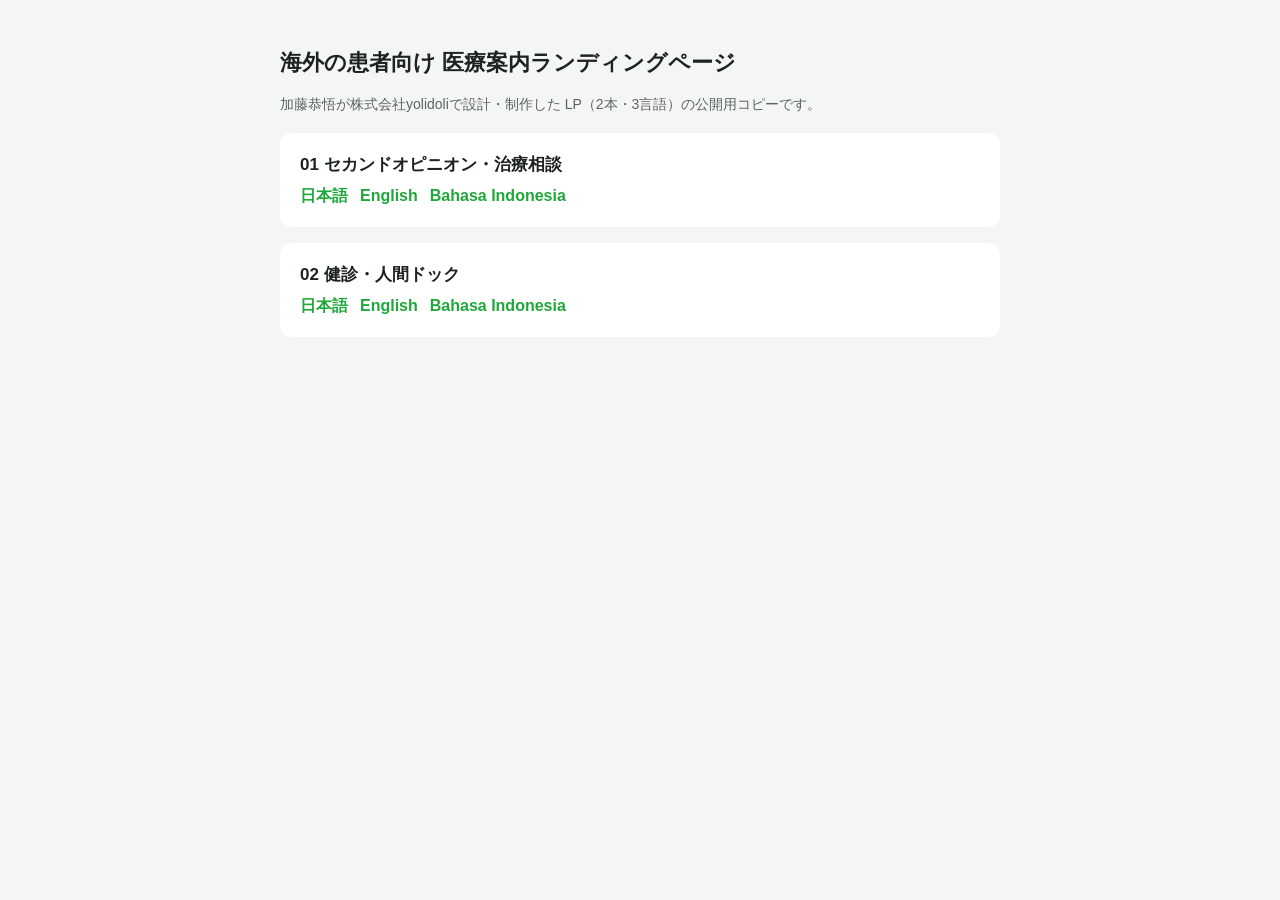
<file: index.html>
<!doctype html>
<html lang="ja">
<head>
<meta charset="utf-8">
<meta name="robots" content="noindex">
<meta name="viewport" content="width=device-width, initial-scale=1">
<title>医療案内 LP ポートフォリオ</title>
<style>
  body { margin:0; font-family: "Hiragino Sans","Noto Sans JP",sans-serif; background:#f4f6f4; color:#1d2320; }
  main { max-width:720px; margin:0 auto; padding:48px 16px; }
  h1 { font-size:22px; margin:0 0 8px; }
  p { color:#5b6460; line-height:1.8; font-size:14px; }
  .card { background:#fff; border-radius:12px; padding:20px; margin-top:16px; }
  .card h2 { font-size:17px; margin:0 0 10px; }
  .card a { display:inline-block; margin-right:12px; color:#1fa83a; font-weight:700; text-decoration:none; }
</style>
</head>
<body>
<main>
  <h1>海外の患者向け 医療案内ランディングページ</h1>
  <p>加藤恭悟が株式会社yolidoliで設計・制作した LP（2本・3言語）の公開用コピーです。</p>
  <div class="card"><h2>01 セカンドオピニオン・治療相談</h2>
    <a href="so-01/ja/">日本語</a><a href="so-01/en/">English</a><a href="so-01/id/">Bahasa Indonesia</a></div>
  <div class="card"><h2>02 健診・人間ドック</h2>
    <a href="mcu-01/ja/">日本語</a><a href="mcu-01/en/">English</a><a href="mcu-01/id/">Bahasa Indonesia</a></div>
</main>
</body>
</html>
</file>
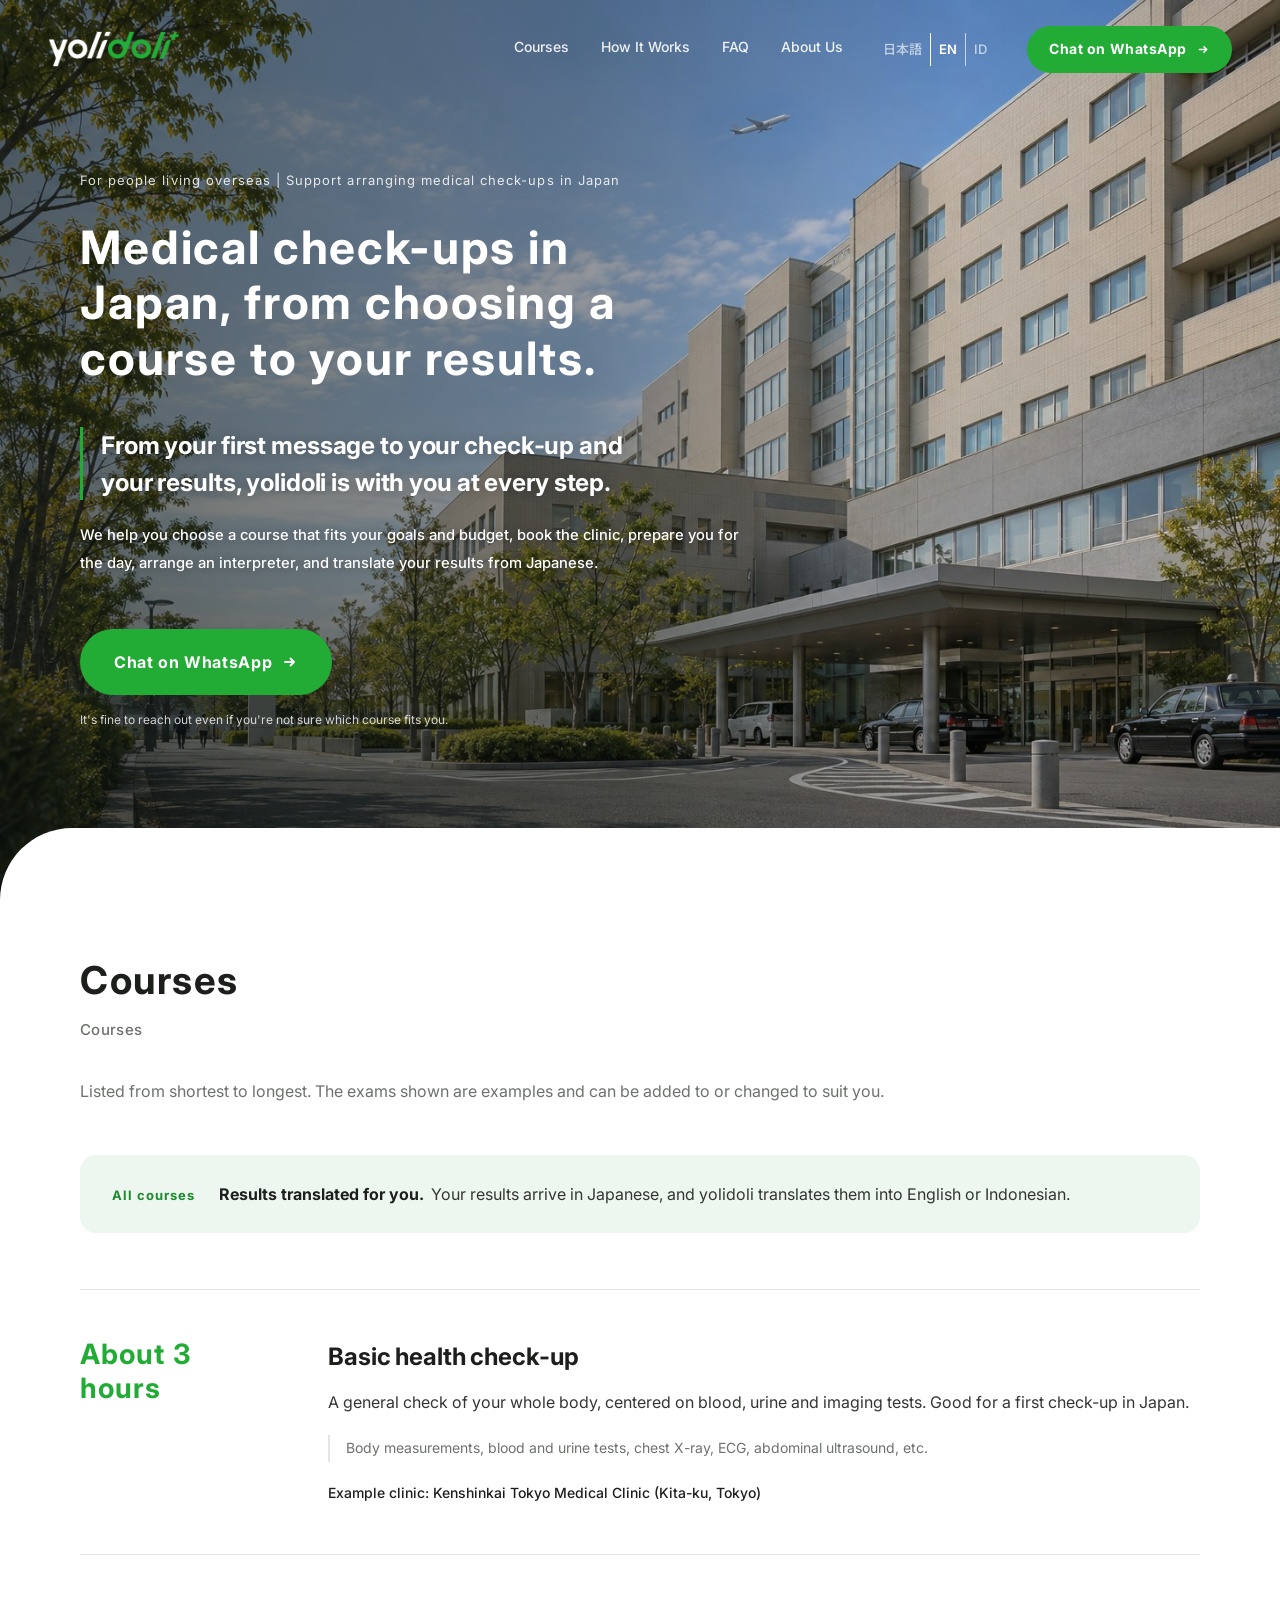
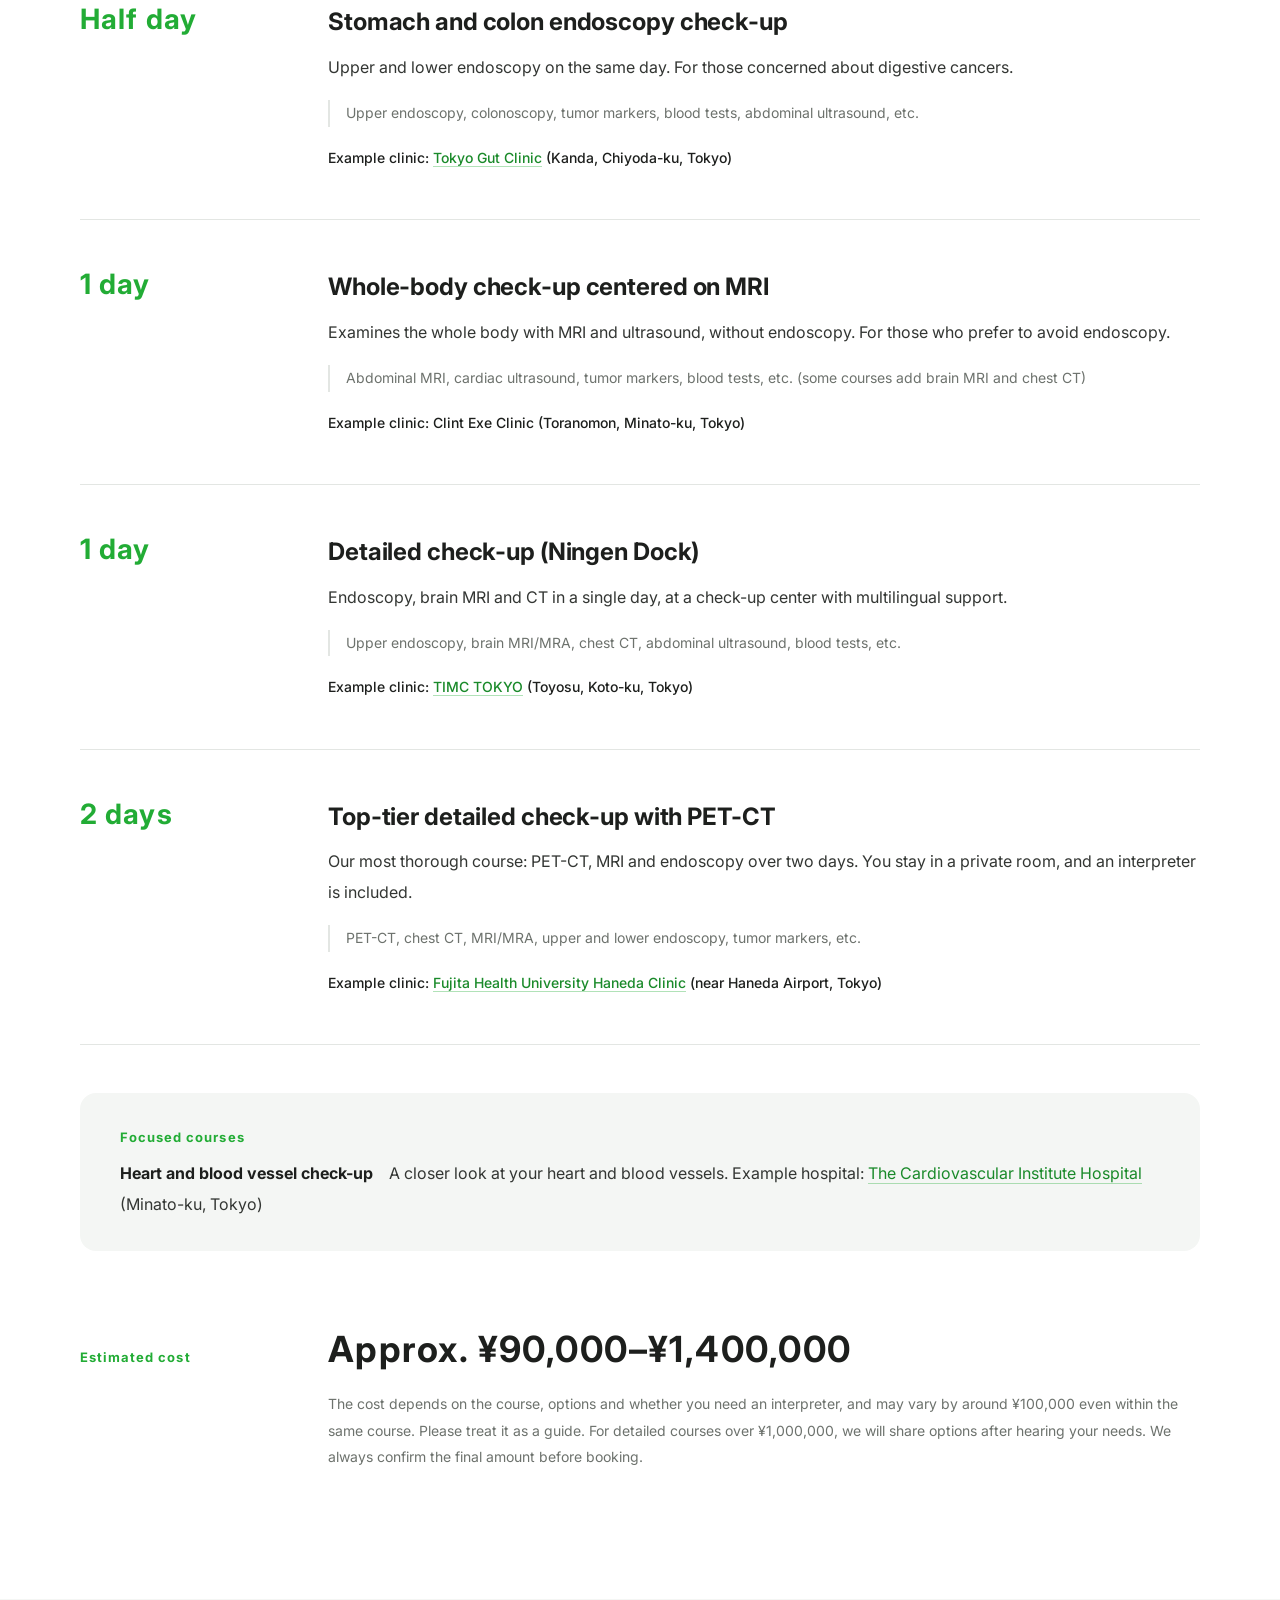
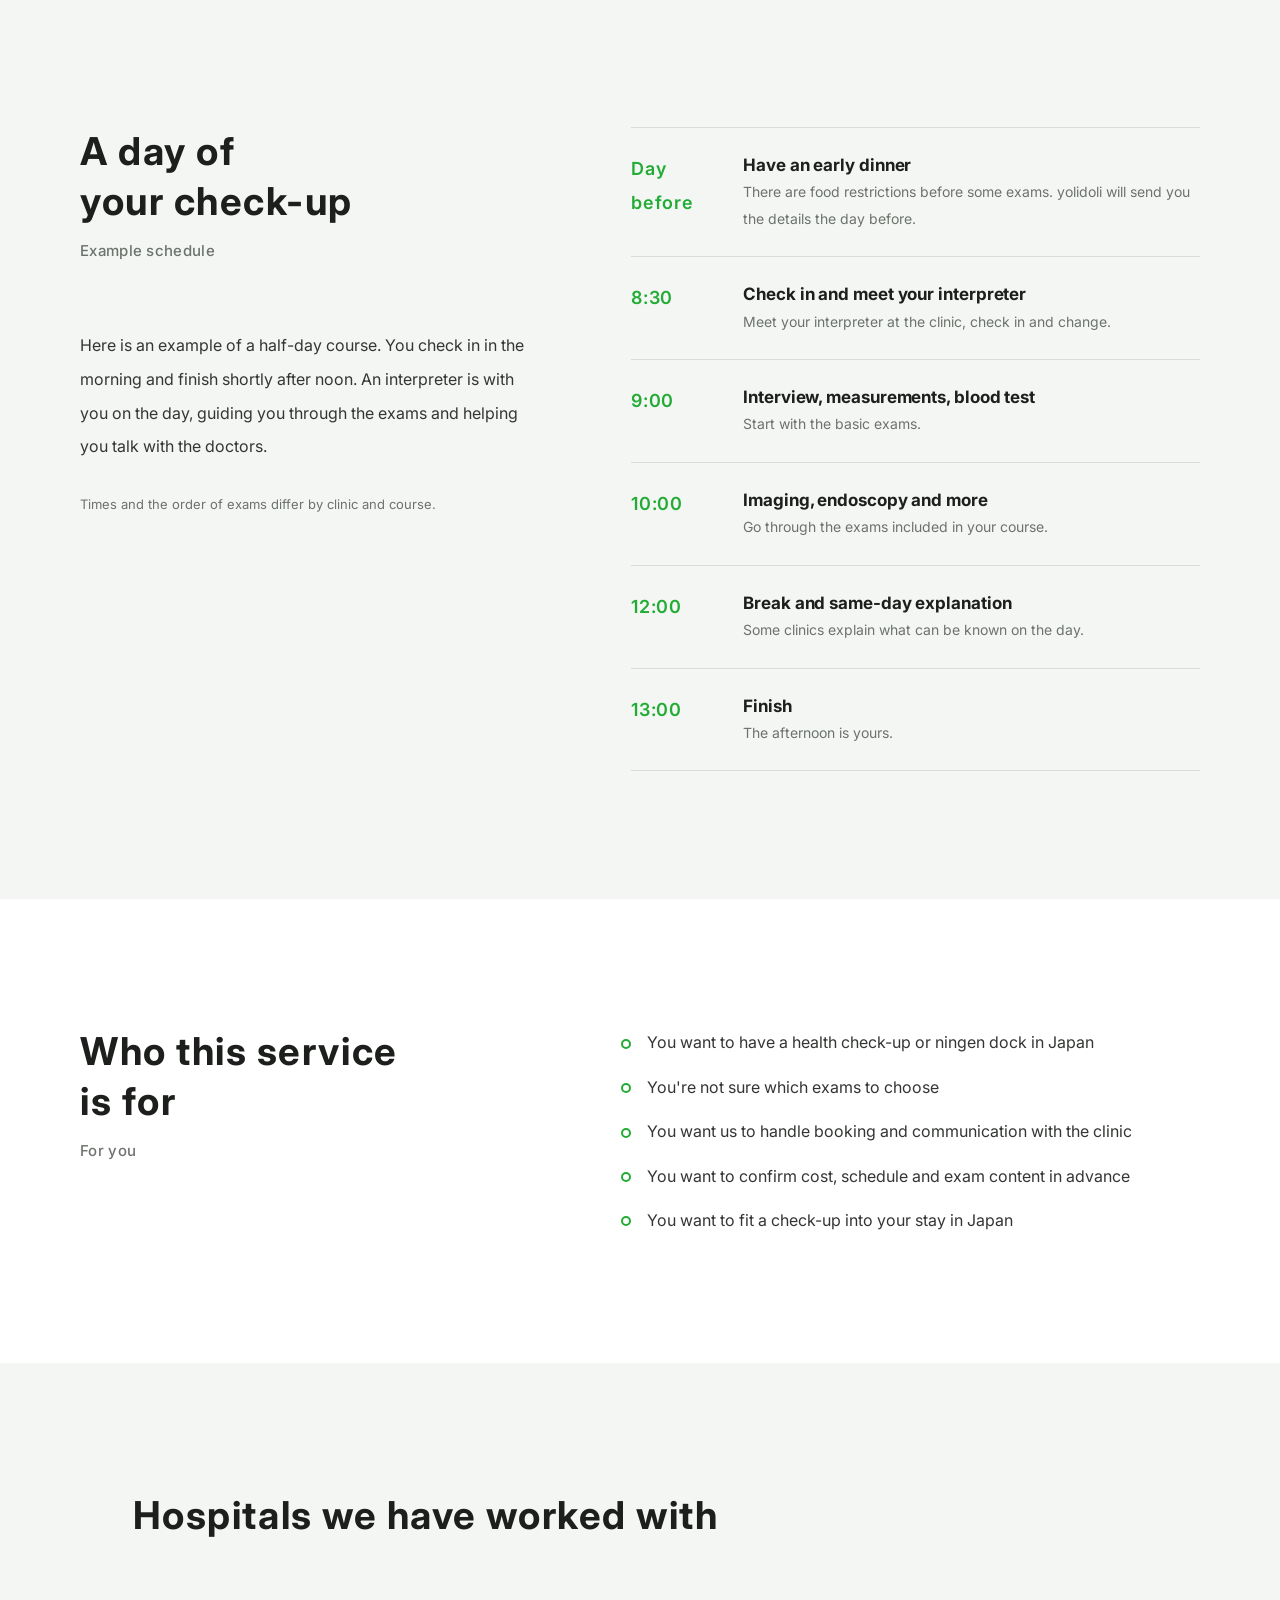
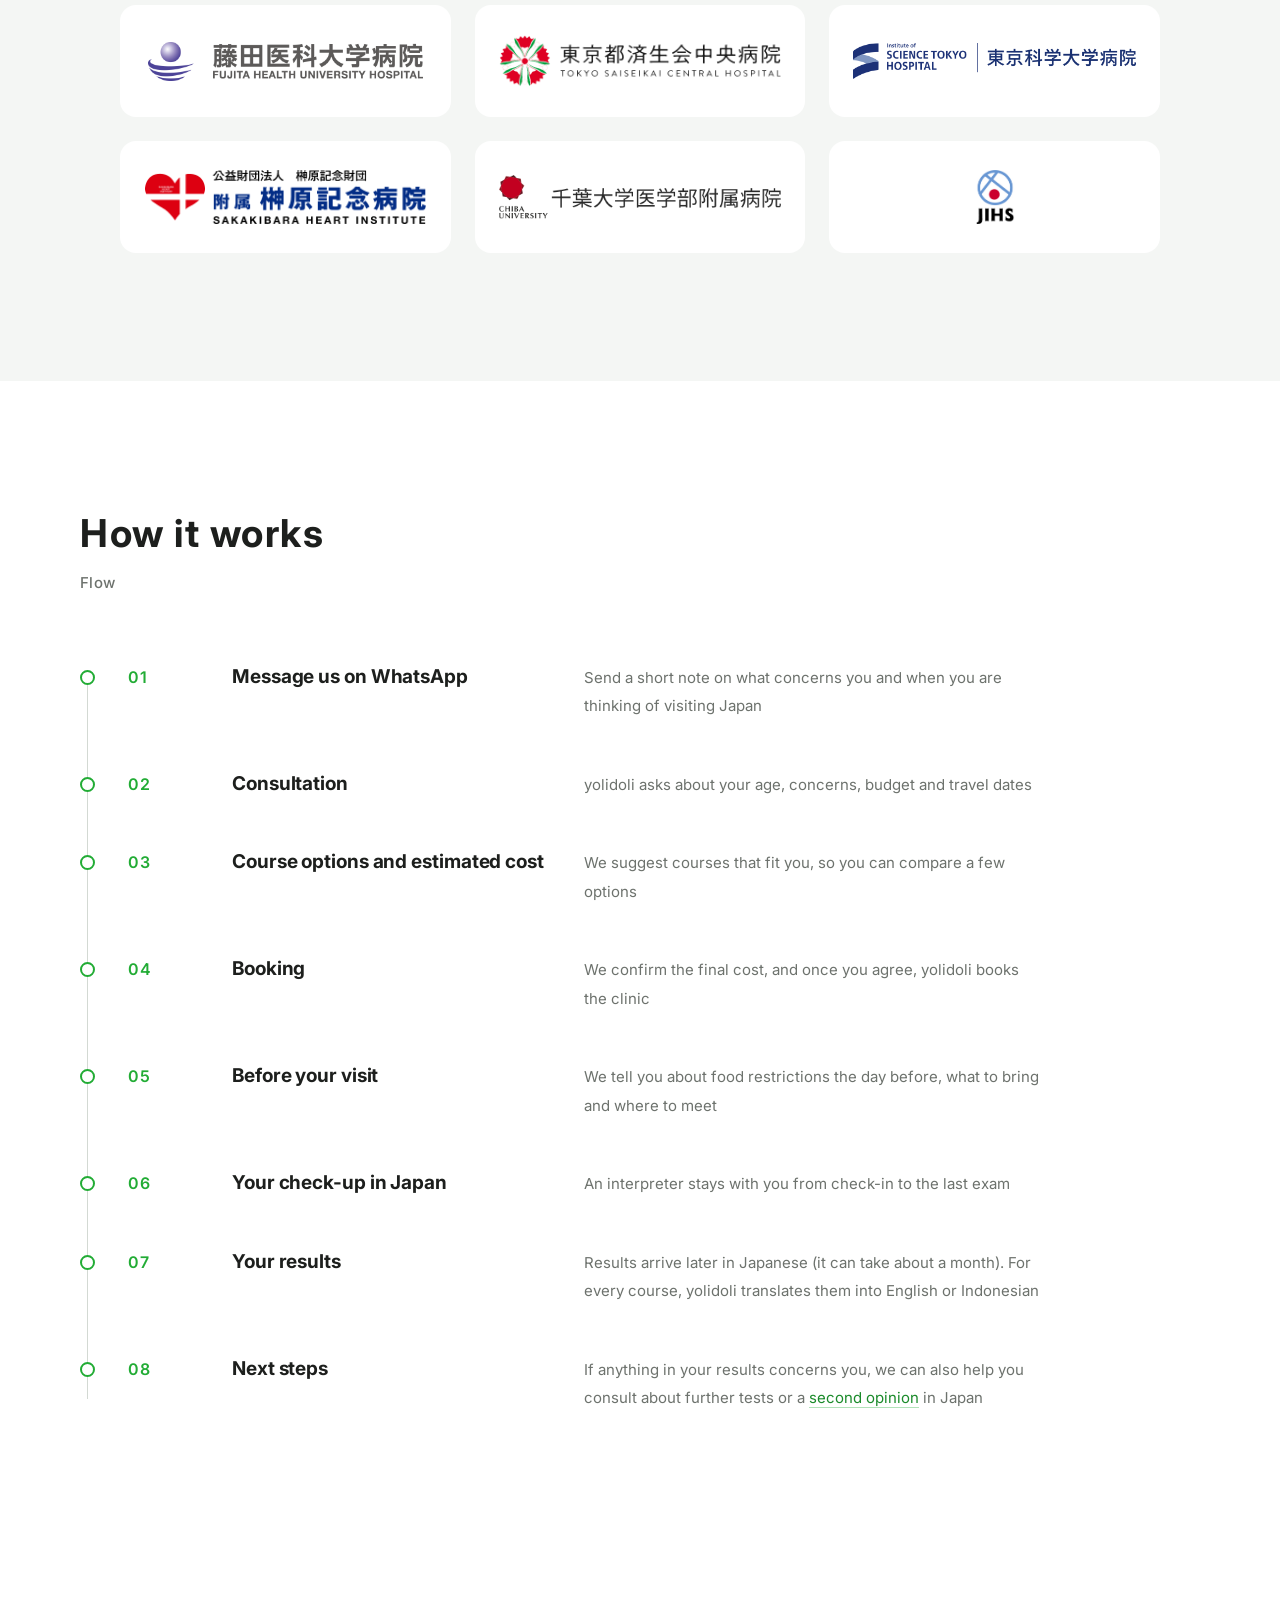
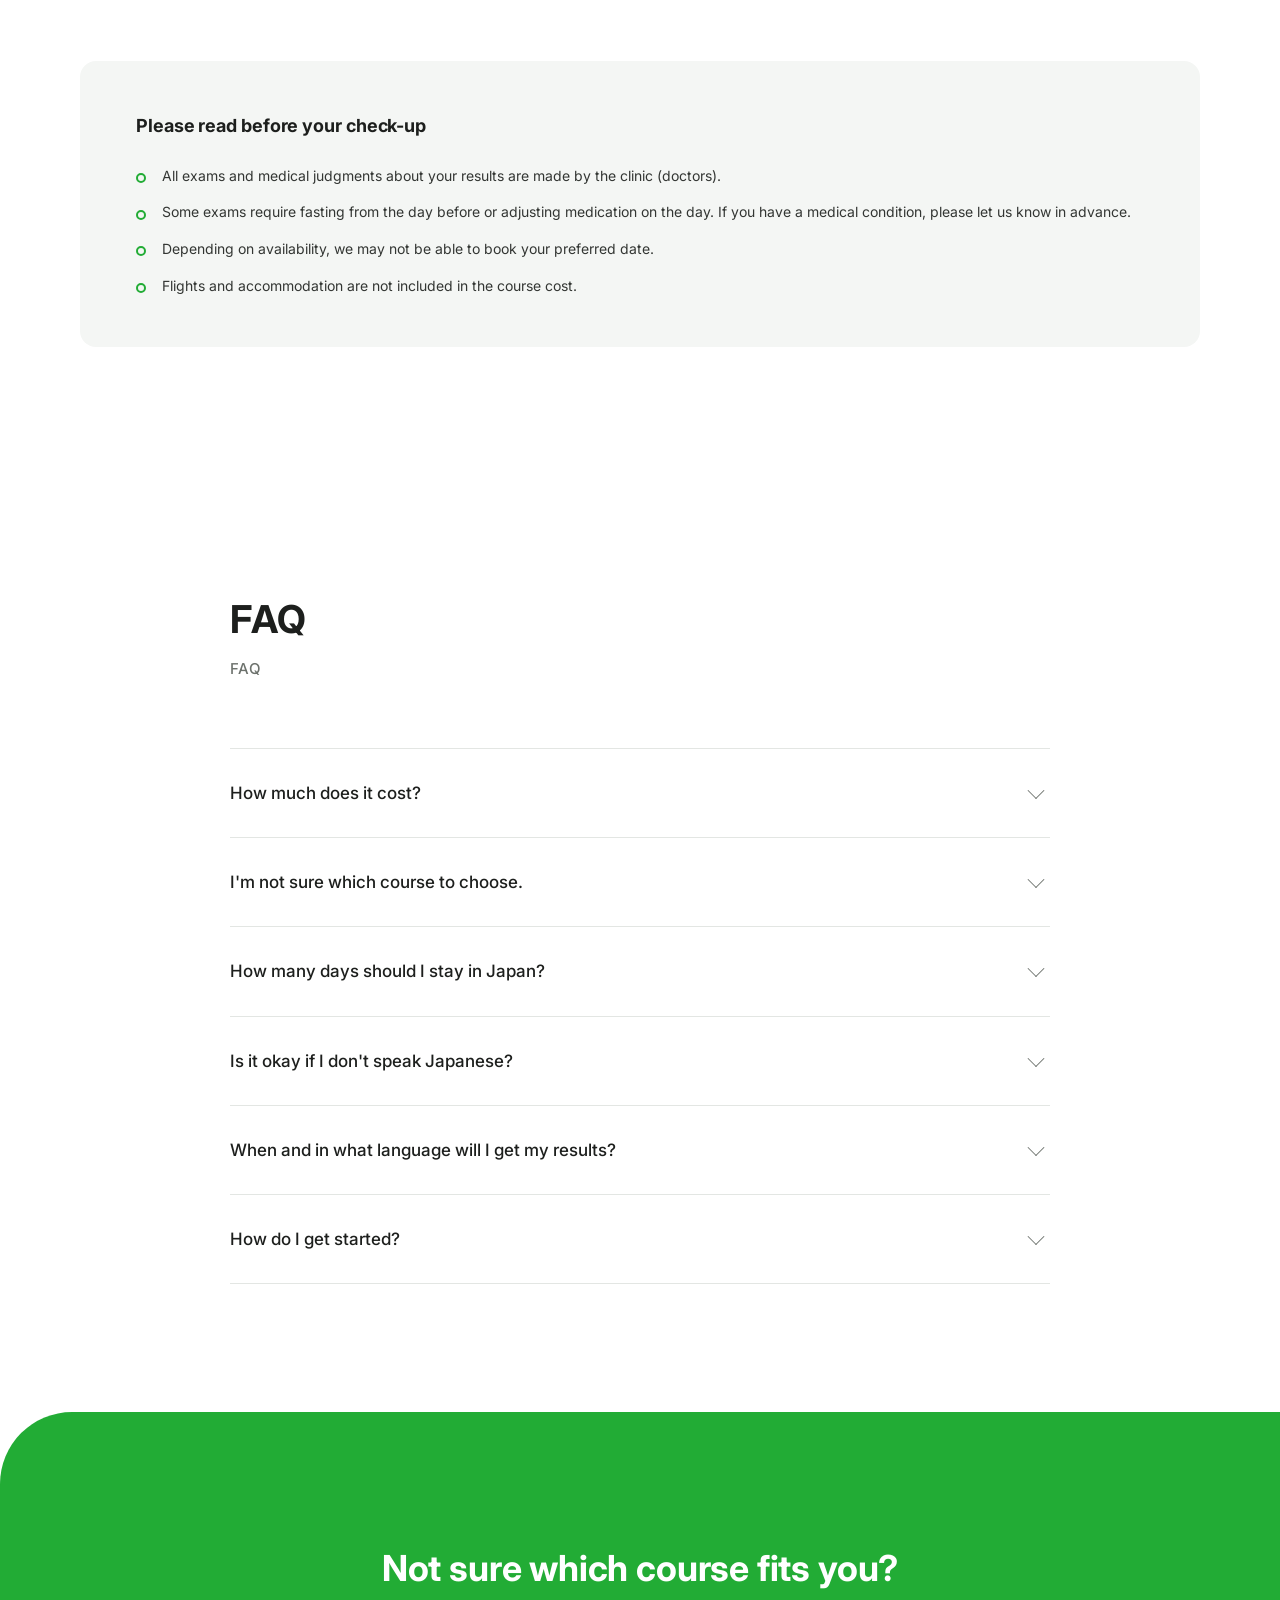
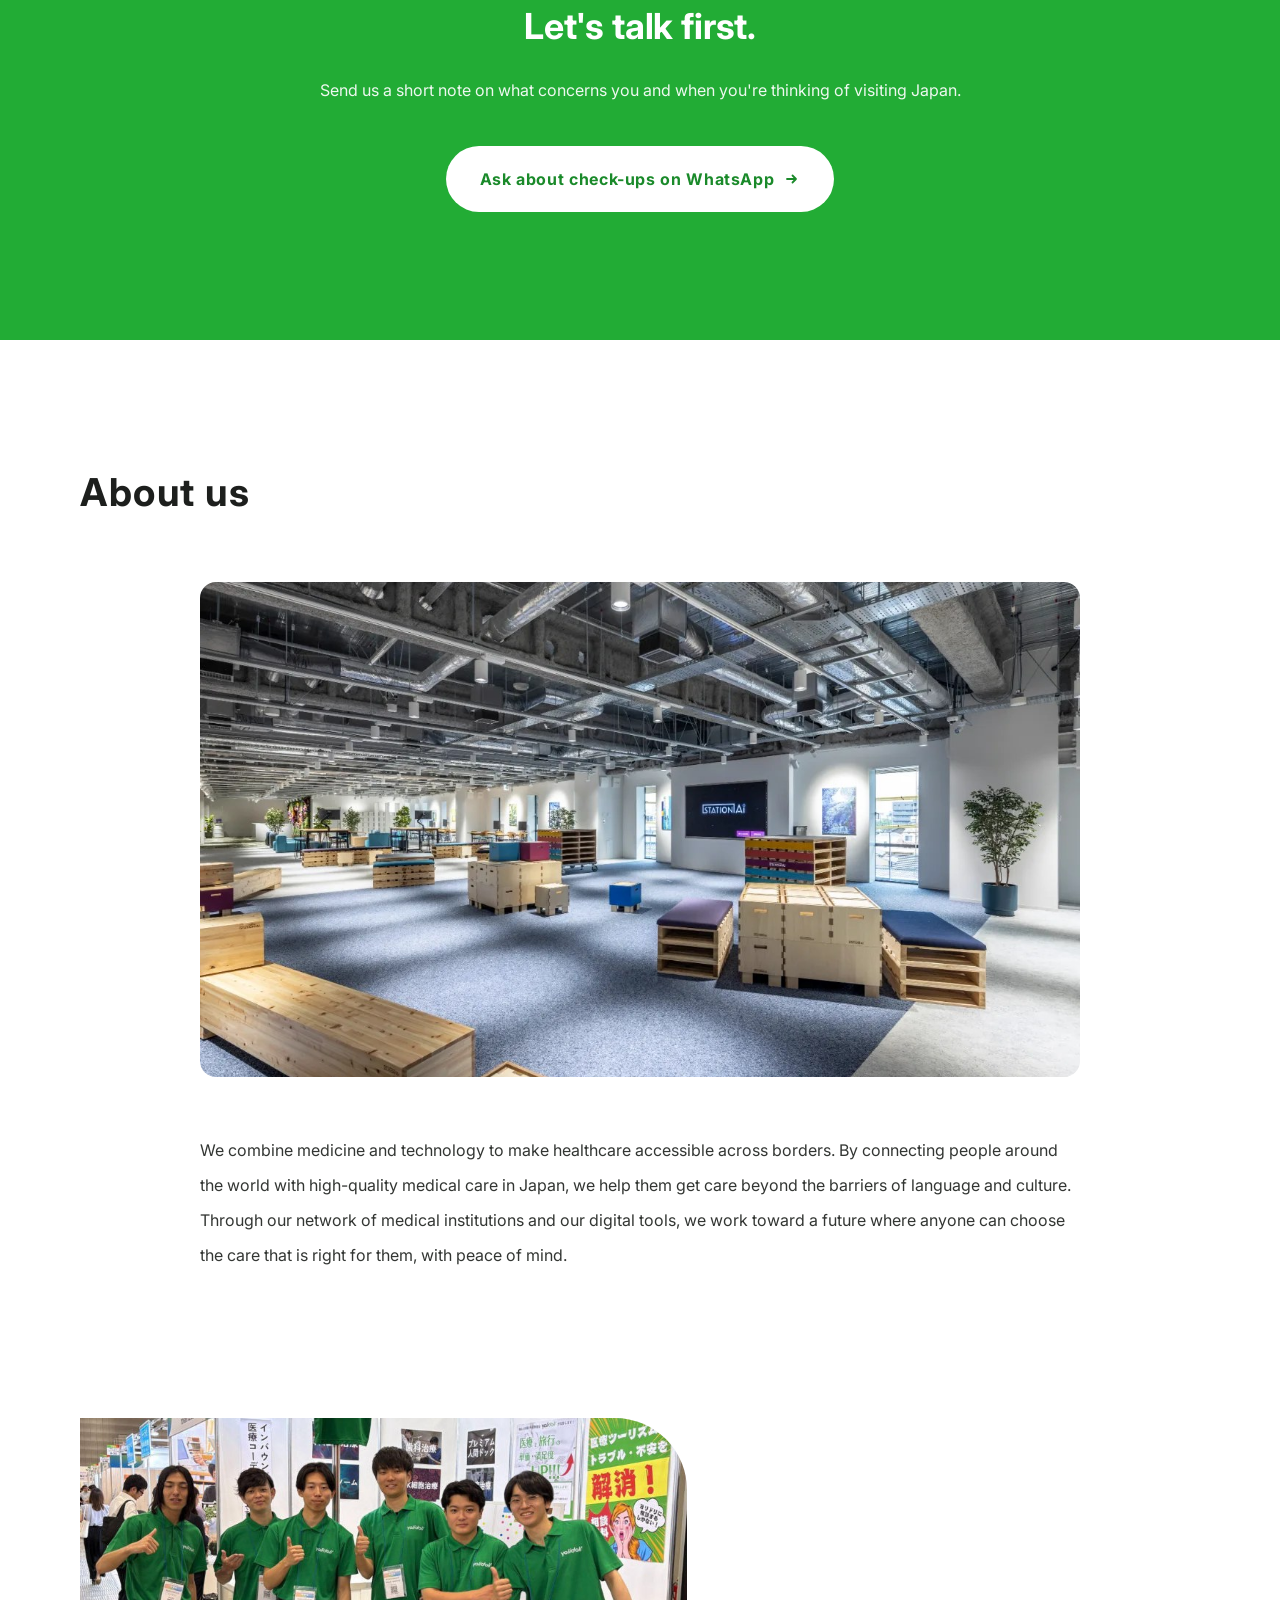
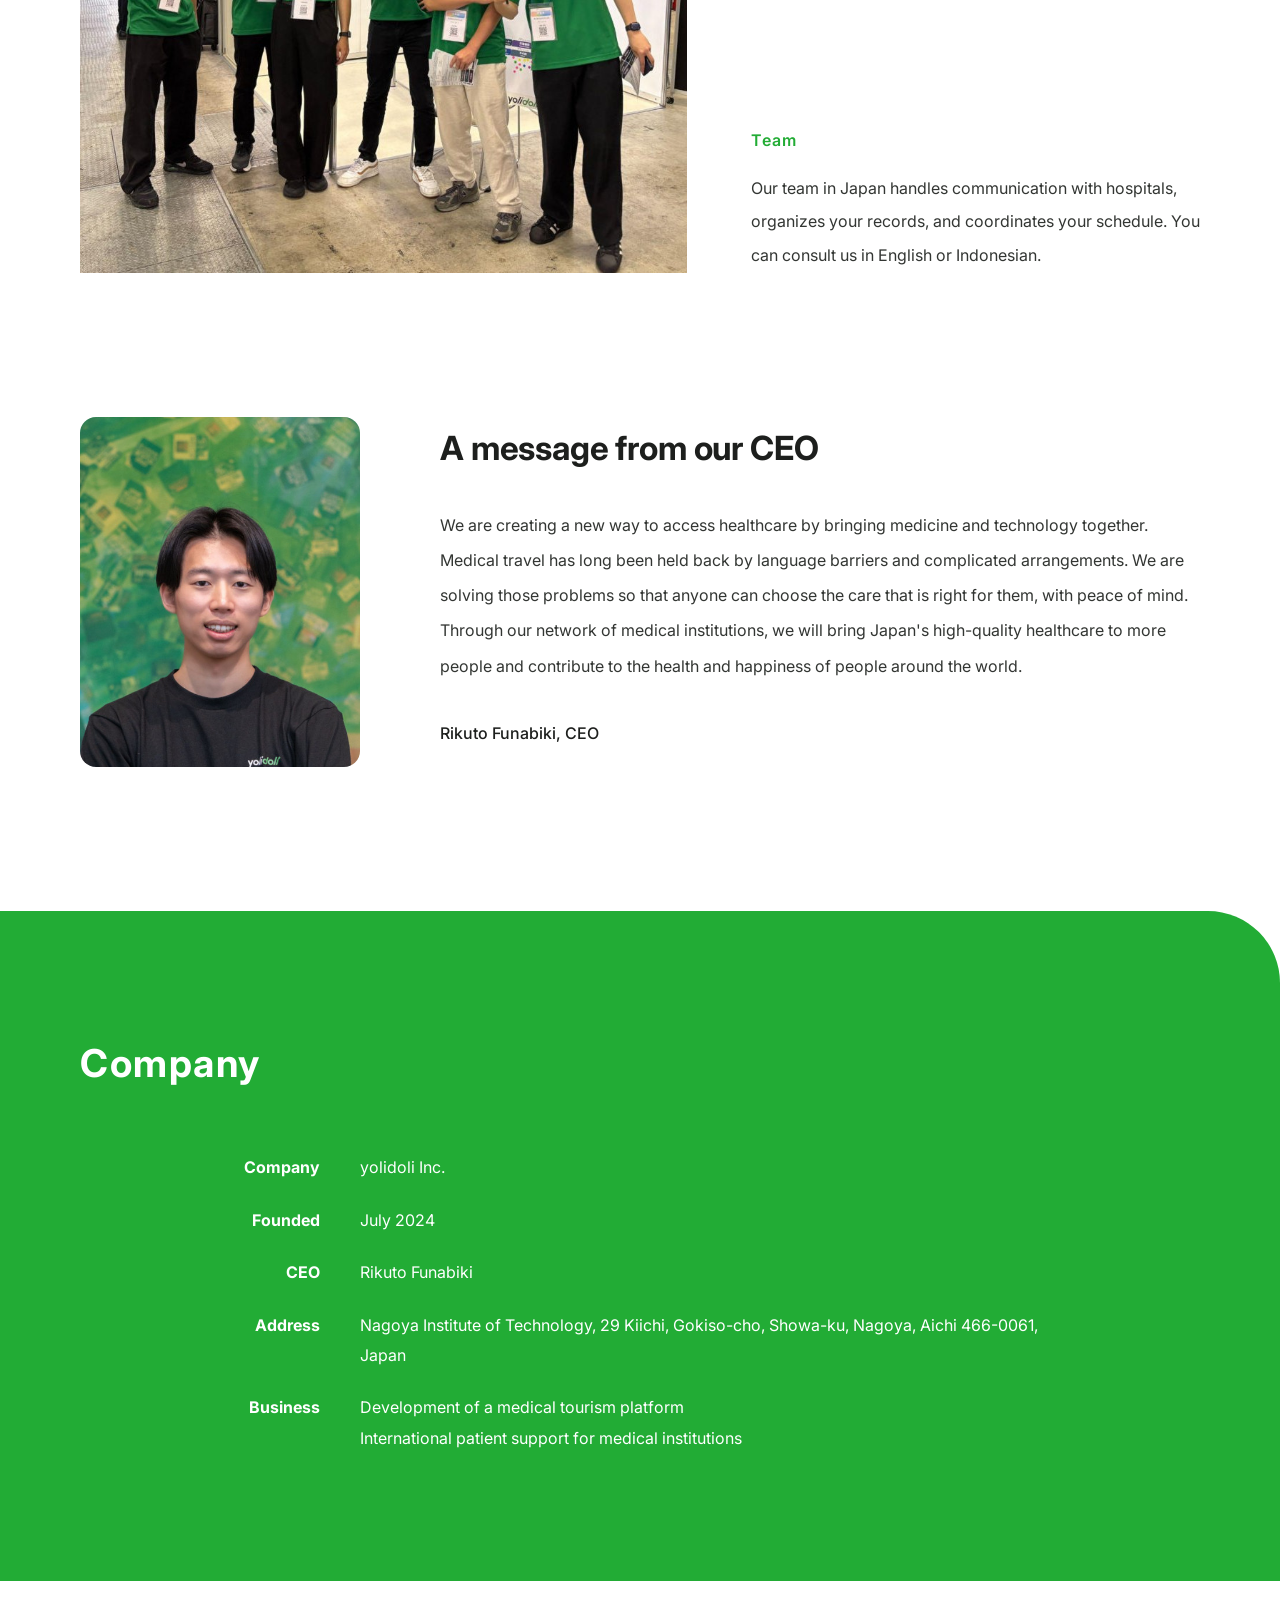
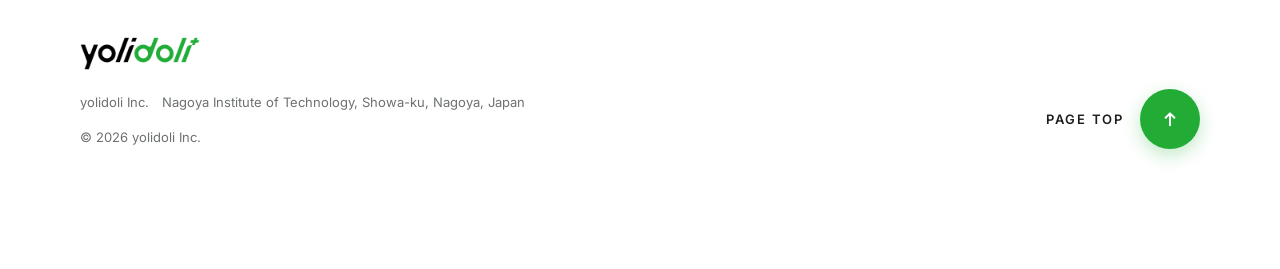
<file: mcu-01/en/index.html>
<!doctype html>
<html lang="en">
<head>
  <meta charset="utf-8">
<meta name="robots" content="noindex">
  <meta name="viewport" content="width=device-width, initial-scale=1">
  <title>Medical Check-ups in Japan, from Choosing a Course to Your Results | yolidoli</title>
  <meta name="description" content="For people living outside Japan who want a health check-up in Japan. yolidoli, a Japanese company, supports you from choosing a course and booking to interpreters on the day and translating your results.">
  <link rel="preconnect" href="https://fonts.googleapis.com">
  <link rel="preconnect" href="https://fonts.gstatic.com" crossorigin>
  <link href="https://fonts.googleapis.com/css2?family=Inter:wght@400;500;600&family=Noto+Sans+JP:wght@400;500;700&display=swap" rel="stylesheet">
  <link rel="stylesheet" href="style.css?v=mcu1">
</head>
<body>

  <!-- ヘッダー: 写真の上では白×緑ロゴ、白地に入ると黒×緑ロゴ -->
  <header class="header" id="header">
    <a href="#top" class="header__logo" aria-label="yolidoli">
      <img src="../../_shared/assets/logo-light.png" alt="yolidoli" class="logo logo--light">
      <img src="../../_shared/assets/logo-dark.png" alt="" class="logo logo--dark" aria-hidden="true">
    </a>
    <nav class="header__nav" aria-label="Page sections">
      <a href="#courses">Courses</a>
      <a href="#flow">How It Works</a>
      <a href="#faq">FAQ</a>
      <a href="#about">About Us</a>
    </nav>
    <div class="lang" aria-label="Language"><a href="../ja/" lang="ja">日本語</a><a href="../en/" aria-current="page" lang="en">EN</a><a href="../id/" lang="id">ID</a></div>
    <a href="#" class="btn btn--small js-wa">Chat on WhatsApp<svg class="btn__arrow" viewBox="0 0 16 16" aria-hidden="true"><path d="M3 8h9M8.5 4.5 12 8l-3.5 3.5" fill="none" stroke="currentColor" stroke-width="1.8" stroke-linecap="round" stroke-linejoin="round"/></svg></a>
  </header>

  <!-- ヒーロー -->
  <div class="hero" id="top">
    <div class="hero__photo" role="img" aria-label="Exterior of a hospital in Japan (illustrative)"></div>
    <div class="hero__scrim"></div>
    <div class="hero__body">
      <p class="hero__eyebrow">For people living overseas | Support arranging medical check-ups in Japan</p>
      <h1 class="hero__title">Medical check-ups in Japan, from choosing a course to your results.</h1>
      <p class="hero__promise">From your first message to your check-up and your results, yolidoli is with you at every step.</p>
      <p class="hero__lead">We help you choose a course that fits your goals and budget, book the clinic, prepare you for the day, arrange an interpreter, and translate your results from Japanese.</p>
      <a href="#" class="btn js-wa">Chat on WhatsApp<svg class="btn__arrow" viewBox="0 0 16 16" aria-hidden="true"><path d="M3 8h9M8.5 4.5 12 8l-3.5 3.5" fill="none" stroke="currentColor" stroke-width="1.8" stroke-linecap="round" stroke-linejoin="round"/></svg></a>
      <p class="hero__note">It's fine to reach out even if you're not sure which course fits you.</p>
    </div>
    <p class="hero__credit">Illustrative photo</p>
  </div>
  <div class="hero-spacer" aria-hidden="true"></div>

  <main class="content">

    <section class="section section--first" id="courses">
      <div class="container">
        <div class="heading reveal">
          <h2>Courses</h2>
          <p class="heading__en">Courses</p>
        </div>
        <p class="lead reveal">Listed from shortest to longest. The exams shown are examples and can be added to or changed to suit you.</p>
        <div class="allcourse reveal">
          <p class="allcourse__label">All courses</p>
          <p class="allcourse__text"><strong>Results translated for you.</strong>Your results arrive in Japanese, and yolidoli translates them into English or Indonesian.</p>
        </div>
        <ol class="courses">
          <li class="course reveal">
            <div class="course__time"><span class="course__dur">About 3 hours</span></div>
            <div class="course__body">
              <h3>Basic health check-up</h3>
              <p class="course__desc">A general check of your whole body, centered on blood, urine and imaging tests. Good for a first check-up in Japan.</p>
              <p class="course__exams">Body measurements, blood and urine tests, chest X-ray, ECG, abdominal ultrasound, etc.</p>
              <p class="course__place">Example clinic: Kenshinkai Tokyo Medical Clinic (Kita-ku, Tokyo)</p>
            </div>
          </li>
          <li class="course reveal">
            <div class="course__time"><span class="course__dur">Half day</span></div>
            <div class="course__body">
              <h3>Stomach and colon endoscopy check-up</h3>
              <p class="course__desc">Upper and lower endoscopy on the same day. For those concerned about digestive cancers.</p>
              <p class="course__exams">Upper endoscopy, colonoscopy, tumor markers, blood tests, abdominal ultrasound, etc.</p>
              <p class="course__place">Example clinic: <a href="https://www.gutclinic-tokyo.jp/dock/" target="_blank" rel="noopener">Tokyo Gut Clinic</a> (Kanda, Chiyoda-ku, Tokyo)</p>
            </div>
          </li>
          <li class="course reveal">
            <div class="course__time"><span class="course__dur">1 day</span></div>
            <div class="course__body">
              <h3>Whole-body check-up centered on MRI</h3>
              <p class="course__desc">Examines the whole body with MRI and ultrasound, without endoscopy. For those who prefer to avoid endoscopy.</p>
              <p class="course__exams">Abdominal MRI, cardiac ultrasound, tumor markers, blood tests, etc. (some courses add brain MRI and chest CT)</p>
              <p class="course__place">Example clinic: Clint Exe Clinic (Toranomon, Minato-ku, Tokyo)</p>
            </div>
          </li>
          <li class="course reveal">
            <div class="course__time"><span class="course__dur">1 day</span></div>
            <div class="course__body">
              <h3>Detailed check-up (Ningen Dock)</h3>
              <p class="course__desc">Endoscopy, brain MRI and CT in a single day, at a check-up center with multilingual support.</p>
              <p class="course__exams">Upper endoscopy, brain MRI/MRA, chest CT, abdominal ultrasound, blood tests, etc.</p>
              <p class="course__place">Example clinic: <a href="https://timc-tokyo.com/" target="_blank" rel="noopener">TIMC TOKYO</a> (Toyosu, Koto-ku, Tokyo)</p>
            </div>
          </li>
          <li class="course reveal">
            <div class="course__time"><span class="course__dur">2 days</span></div>
            <div class="course__body">
              <h3>Top-tier detailed check-up with PET-CT</h3>
              <p class="course__desc">Our most thorough course: PET-CT, MRI and endoscopy over two days. You stay in a private room, and an interpreter is included.</p>
              <p class="course__exams">PET-CT, chest CT, MRI/MRA, upper and lower endoscopy, tumor markers, etc.</p>
              <p class="course__place">Example clinic: <a href="https://haneda.fujita-hu.ac.jp/" target="_blank" rel="noopener">Fujita Health University Haneda Clinic</a> (near Haneda Airport, Tokyo)</p>
            </div>
          </li>
        </ol>
        <div class="course-extra reveal">
          <p class="course-extra__label">Focused courses</p>
          <p><strong>Heart and blood vessel check-up</strong>　A closer look at your heart and blood vessels. Example hospital: <a href="https://www.cvi.or.jp/" target="_blank" rel="noopener">The Cardiovascular Institute Hospital</a> (Minato-ku, Tokyo)</p>
        </div>
        <div class="price reveal">
          <p class="price__label">Estimated cost</p>
          <p class="price__num">Approx. ¥90,000–¥1,400,000</p>
          <p class="price__note">The cost depends on the course, options and whether you need an interpreter, and may vary by around ¥100,000 even within the same course. Please treat it as a guide. For detailed courses over ¥1,000,000, we will share options after hearing your needs. We always confirm the final amount before booking.</p>
        </div>
      </div>
    </section>

    <section class="section section--soft" id="day">
      <div class="container day">
        <div class="reveal">
          <div class="heading">
            <h2>A day of<br>your check-up</h2>
            <p class="heading__en">Example schedule</p>
          </div>
          <p class="day__intro">Here is an example of a half-day course. You check in in the morning and finish shortly after noon. An interpreter is with you on the day, guiding you through the exams and helping you talk with the doctors.</p>
          <p class="small">Times and the order of exams differ by clinic and course.</p>
        </div>
        <ol class="schedule reveal">
          <li><span class="schedule__time">Day before</span><div><h3>Have an early dinner</h3><p>There are food restrictions before some exams. yolidoli will send you the details the day before.</p></div></li>
          <li><span class="schedule__time">8:30</span><div><h3>Check in and meet your interpreter</h3><p>Meet your interpreter at the clinic, check in and change.</p></div></li>
          <li><span class="schedule__time">9:00</span><div><h3>Interview, measurements, blood test</h3><p>Start with the basic exams.</p></div></li>
          <li><span class="schedule__time">10:00</span><div><h3>Imaging, endoscopy and more</h3><p>Go through the exams included in your course.</p></div></li>
          <li><span class="schedule__time">12:00</span><div><h3>Break and same-day explanation</h3><p>Some clinics explain what can be known on the day.</p></div></li>
          <li><span class="schedule__time">13:00</span><div><h3>Finish</h3><p>The afternoon is yours.</p></div></li>
        </ol>
      </div>
    </section>

    <section class="section" id="for">
      <div class="container prep reveal">
        <div class="heading">
          <h2>Who this service<br>is for</h2>
          <p class="heading__en">For you</p>
        </div>
        <ul class="dots">
          <li>You want to have a health check-up or ningen dock in Japan</li>
          <li>You're not sure which exams to choose</li>
          <li>You want us to handle booking and communication with the clinic</li>
          <li>You want to confirm cost, schedule and exam content in advance</li>
          <li>You want to fit a check-up into your stay in Japan</li>
        </ul>
      </div>
    </section>

    <!-- これまでに連携した医療機関 -->
    <section class="section section--soft hospitals" id="hospitals">
      <div class="container">
        <div class="heading heading--center reveal">
          <h2>Hospitals we have worked with</h2>
        </div>
        <ul class="hospitals__list reveal">
          <li><a href="https://hospital.fujita-hu.ac.jp/en/" target="_blank" rel="noopener" aria-label="Fujita Health University Hospital website (opens in a new tab)"><img src="../../_shared/assets/hospitals/fujita-hospital.png" alt="Fujita Health University Hospital" loading="lazy"></a></li>
          <li><a href="https://www.saichu.jp/english/home/" target="_blank" rel="noopener" aria-label="Tokyo Saiseikai Central Hospital website (opens in a new tab)"><img src="../../_shared/assets/hospitals/saiseikai-chuo.png" alt="Tokyo Saiseikai Central Hospital" loading="lazy"></a></li>
          <li><a href="https://www.tmd.ac.jp/english/hospitals/" target="_blank" rel="noopener" aria-label="Institute of Science Tokyo Hospital website (opens in a new tab)"><img src="../../_shared/assets/hospitals/science-tokyo-hospital.png" alt="Institute of Science Tokyo Hospital" loading="lazy"></a></li>
          <li><a href="https://www.hp.heart.or.jp/" target="_blank" rel="noopener" aria-label="Sakakibara Heart Institute website (opens in a new tab)"><img src="../../_shared/assets/hospitals/sakakibara-heart.png" alt="Sakakibara Heart Institute" loading="lazy"></a></li>
          <li><a href="https://www.ho.chiba-u.ac.jp/" target="_blank" rel="noopener" aria-label="Chiba University Hospital website (opens in a new tab)"><img src="../../_shared/assets/hospitals/chiba-university-hospital.png" alt="Chiba University Hospital" loading="lazy"></a></li>
          <li><a href="https://www.hosp.jihs.go.jp/en/" target="_blank" rel="noopener" aria-label="JIHS Center Hospital (formerly NCGM) website (opens in a new tab)"><img src="../../_shared/assets/hospitals/ncgm-jihs.png" alt="JIHS Center Hospital (formerly NCGM)" loading="lazy"></a></li>
        </ul>
      </div>
    </section>

    <section class="section" id="flow">
      <div class="container">
        <div class="heading reveal">
          <h2>How it works</h2>
          <p class="heading__en">Flow</p>
        </div>
        <ol class="steps reveal" id="steps">
          <li><span class="steps__num">01</span><h3>Message us on WhatsApp</h3><p>Send a short note on what concerns you and when you are thinking of visiting Japan</p></li>
          <li><span class="steps__num">02</span><h3>Consultation</h3><p>yolidoli asks about your age, concerns, budget and travel dates</p></li>
          <li><span class="steps__num">03</span><h3>Course options and estimated cost</h3><p>We suggest courses that fit you, so you can compare a few options</p></li>
          <li><span class="steps__num">04</span><h3>Booking</h3><p>We confirm the final cost, and once you agree, yolidoli books the clinic</p></li>
          <li><span class="steps__num">05</span><h3>Before your visit</h3><p>We tell you about food restrictions the day before, what to bring and where to meet</p></li>
          <li><span class="steps__num">06</span><h3>Your check-up in Japan</h3><p>An interpreter stays with you from check-in to the last exam</p></li>
          <li><span class="steps__num">07</span><h3>Your results</h3><p>Results arrive later in Japanese (it can take about a month). For every course, yolidoli translates them into English or Indonesian</p></li>
          <li><span class="steps__num">08</span><h3>Next steps</h3><p>If anything in your results concerns you, we can also help you consult about further tests or a <a href="../../so-01/en/" class="inline-link">second opinion</a> in Japan</p></li>
        </ol>
      </div>
    </section>

    <section class="section section--tight">
      <div class="container">
        <div class="notice reveal">
          <h2>Please read before your check-up</h2>
          <ul class="dots dots--small">
            <li>All exams and medical judgments about your results are made by the clinic (doctors).</li>
            <li>Some exams require fasting from the day before or adjusting medication on the day. If you have a medical condition, please let us know in advance.</li>
            <li>Depending on availability, we may not be able to book your preferred date.</li>
            <li>Flights and accommodation are not included in the course cost.</li>
          </ul>
        </div>
      </div>
    </section>

    <section class="section" id="faq">
      <div class="container container--narrow">
        <div class="heading reveal">
          <h2>FAQ</h2>
          <p class="heading__en">FAQ</p>
        </div>
        <div class="faq reveal">
          <details><summary>How much does it cost?</summary><div class="faq__panel"><p>As a guide, approx. ¥90,000–¥1,400,000. The cost depends on the course, options and whether you need an interpreter, and may vary by around ¥100,000 even within the same course. For detailed courses over ¥1,000,000, we will share options after hearing your needs. We always confirm the final amount before booking.</p></div></details>
          <details><summary>I'm not sure which course to choose.</summary><div class="faq__panel"><p>We'll ask about your concerns, age and budget, and suggest a course that fits. It's fine to reach out even if you're not sure yet.</p></div></details>
          <details><summary>How many days should I stay in Japan?</summary><div class="faq__panel"><p>Most courses take half a day to one day. For two-day courses or additional exams, we may recommend a slightly longer stay.</p></div></details>
          <details><summary>Is it okay if I don't speak Japanese?</summary><div class="faq__panel"><p>We handle everything from consultation to booking in English and Indonesian. An interpreter is with you on the day of your check-up.</p></div></details>
          <details><summary>When and in what language will I get my results?</summary><div class="faq__panel"><p>Results come from the clinic in Japanese and can take about a month. For every course, yolidoli translates them into English or Indonesian (translation is included in the course cost).</p></div></details>
          <details><summary>How do I get started?</summary><div class="faq__panel"><p>Send us a message on WhatsApp with what concerns you and when you're thinking of visiting Japan. That's all you need.</p></div></details>
        </div>
      </div>
    </section>

    <div class="cta-wrap">
    <section class="cta">
      <div class="container reveal">
        <h2>Not sure which course fits you?<br>Let's talk first.</h2>
        <p>Send us a short note on what concerns you and when you're thinking of visiting Japan.</p>
        <a href="#" class="btn btn--white js-wa">Ask about check-ups on WhatsApp<svg class="btn__arrow" viewBox="0 0 16 16" aria-hidden="true"><path d="M3 8h9M8.5 4.5 12 8l-3.5 3.5" fill="none" stroke="currentColor" stroke-width="1.8" stroke-linecap="round" stroke-linejoin="round"/></svg></a>
      </div>
    </section>
    </div>

    <!-- 私たちについて（コーポレートサイトの構成を参考） -->
    <section class="section about" id="about">
      <div class="container">
        <div class="heading reveal">
          <h2>About us</h2>
        </div>
        <figure class="about__office reveal">
          <img src="../../_shared/assets/office.jpg" alt="The STATION Ai office in Nagoya" loading="lazy">
        </figure>
        <p class="about__text reveal">We combine medicine and technology to make healthcare accessible across borders. By connecting people around the world with high-quality medical care in Japan, we help them get care beyond the barriers of language and culture. Through our network of medical institutions and our digital tools, we work toward a future where anyone can choose the care that is right for them, with peace of mind.</p>

        <div class="about__team reveal">
          <figure>
            <img src="../../_shared/assets/team-crop.jpg" alt="yolidoli team members at an exhibition booth" loading="lazy">
          </figure>
          <div class="about__team-text">
            <p class="about__team-label">Team</p>
            <p>Our team in Japan handles communication with hospitals, organizes your records, and coordinates your schedule. You can consult us in English or Indonesian.</p>
          </div>
        </div>

        <div class="message">
          <figure class="message__photo reveal">
            <img src="../../_shared/assets/ceo.jpg" alt="Rikuto Funabiki, CEO" loading="lazy">
          </figure>
          <div class="message__body reveal">
            <h3>A message from our CEO</h3>
            <p>We are creating a new way to access healthcare by bringing medicine and technology together. Medical travel has long been held back by language barriers and complicated arrangements. We are solving those problems so that anyone can choose the care that is right for them, with peace of mind. Through our network of medical institutions, we will bring Japan's high-quality healthcare to more people and contribute to the health and happiness of people around the world.</p>
            <p class="message__name">Rikuto Funabiki, CEO</p>
          </div>
        </div>
      </div>

      <div class="company reveal">
        <div class="container">
          <div class="heading heading--light">
            <h2>Company</h2>
          </div>
          <dl class="company__table">
            <div><dt>Company</dt><dd>yolidoli Inc.</dd></div>
            <div><dt>Founded</dt><dd>July 2024</dd></div>
            <div><dt>CEO</dt><dd>Rikuto Funabiki</dd></div>
            <div><dt>Address</dt><dd>Nagoya Institute of Technology, 29 Kiichi, Gokiso-cho, Showa-ku, Nagoya, Aichi 466-0061, Japan</dd></div>
            <div><dt>Business</dt><dd>Development of a medical tourism platform<br>International patient support for medical institutions</dd></div>
          </dl>
        </div>
      </div>
    </section>


    <footer class="footer">
      <div class="container footer__row">
        <div class="footer__inner">
          <img src="../../_shared/assets/logo-dark.png" alt="yolidoli" class="footer__logo">
          <p>yolidoli Inc.　Nagoya Institute of Technology, Showa-ku, Nagoya, Japan</p>
          <p class="footer__copy">© 2026 yolidoli Inc.</p>
        </div>
        <a href="#top" class="totop" aria-label="Back to top">
          <span class="totop__label">Page top</span>
          <span class="totop__circle"><svg viewBox="0 0 16 16" aria-hidden="true"><path d="M8 13V3.5M4.5 7 8 3.5 11.5 7" fill="none" stroke="currentColor" stroke-width="1.6" stroke-linecap="round" stroke-linejoin="round"/></svg></span>
        </a>
      </div>
    </footer>
  </main>

  <a href="#" class="sticky-wa js-wa">Chat on WhatsApp</a>

  <script src="main.js?v=mcu1"></script>
</body>
</html>
</file>
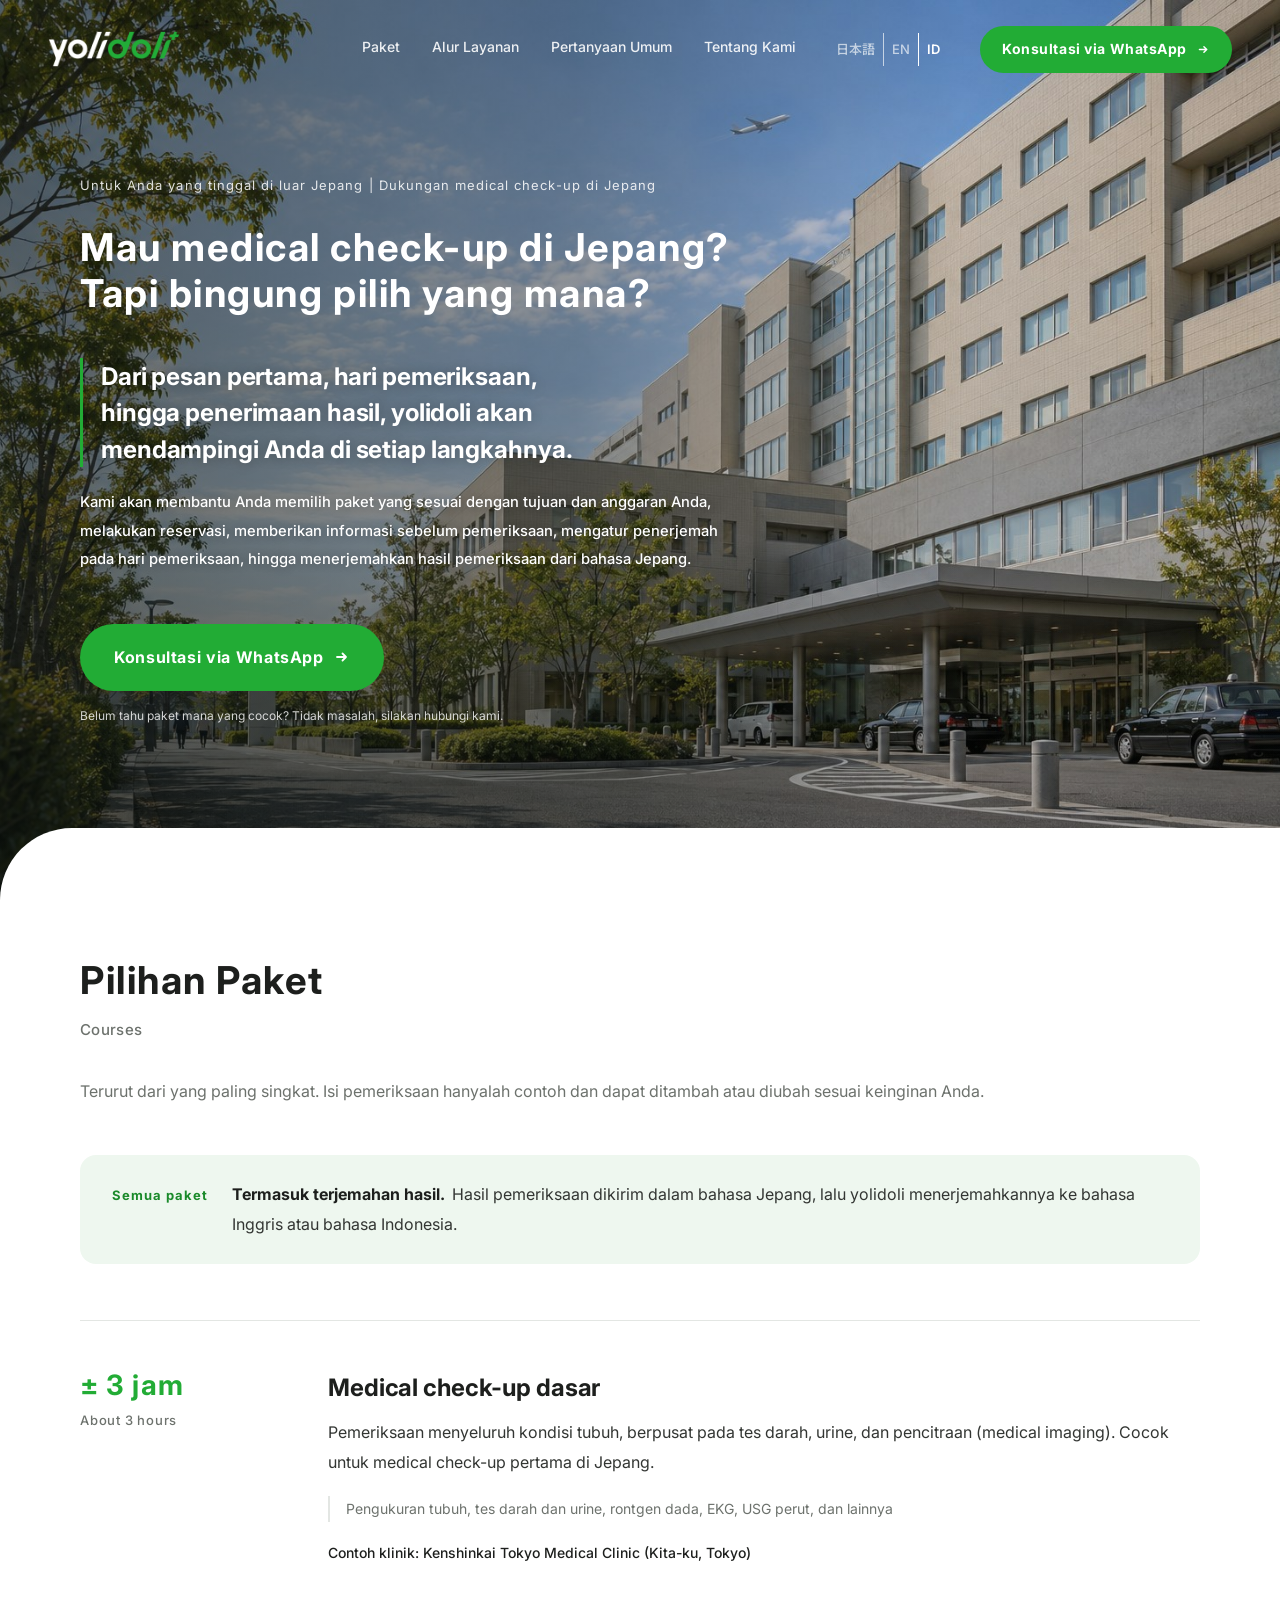
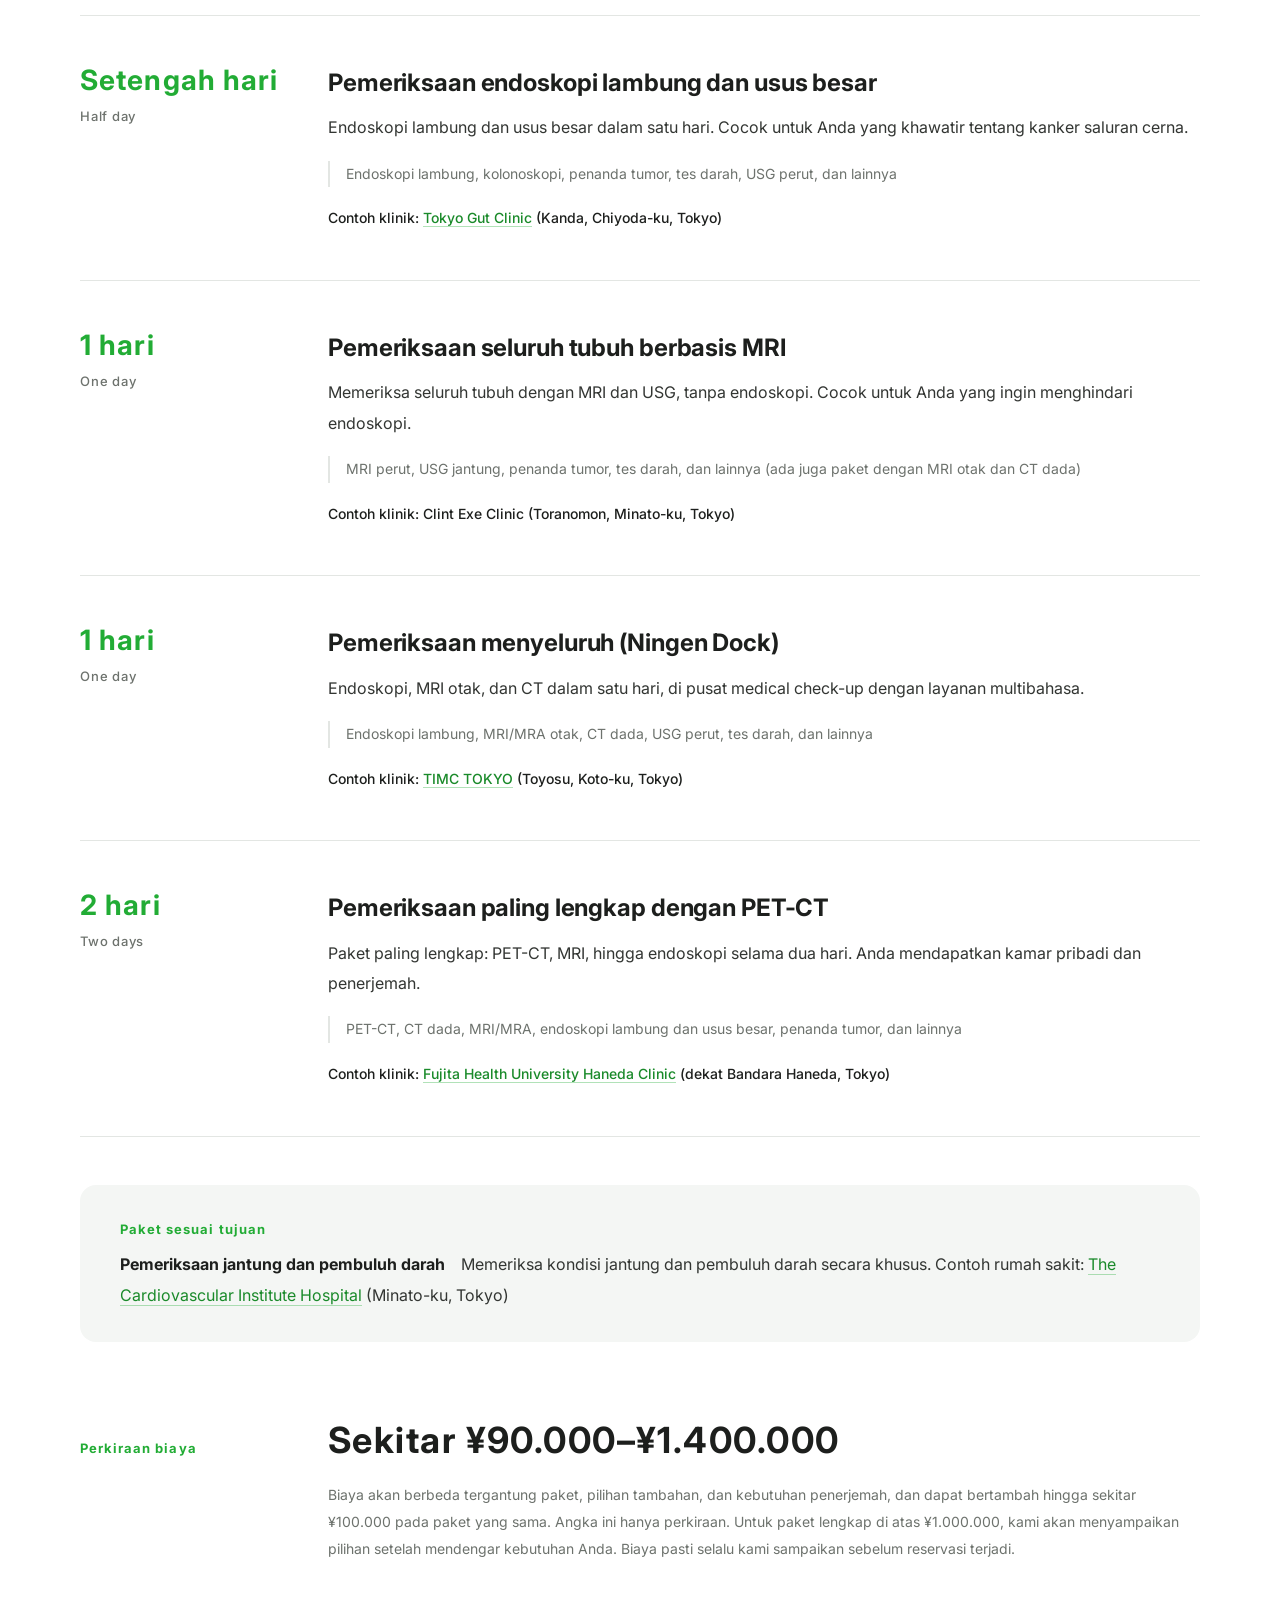
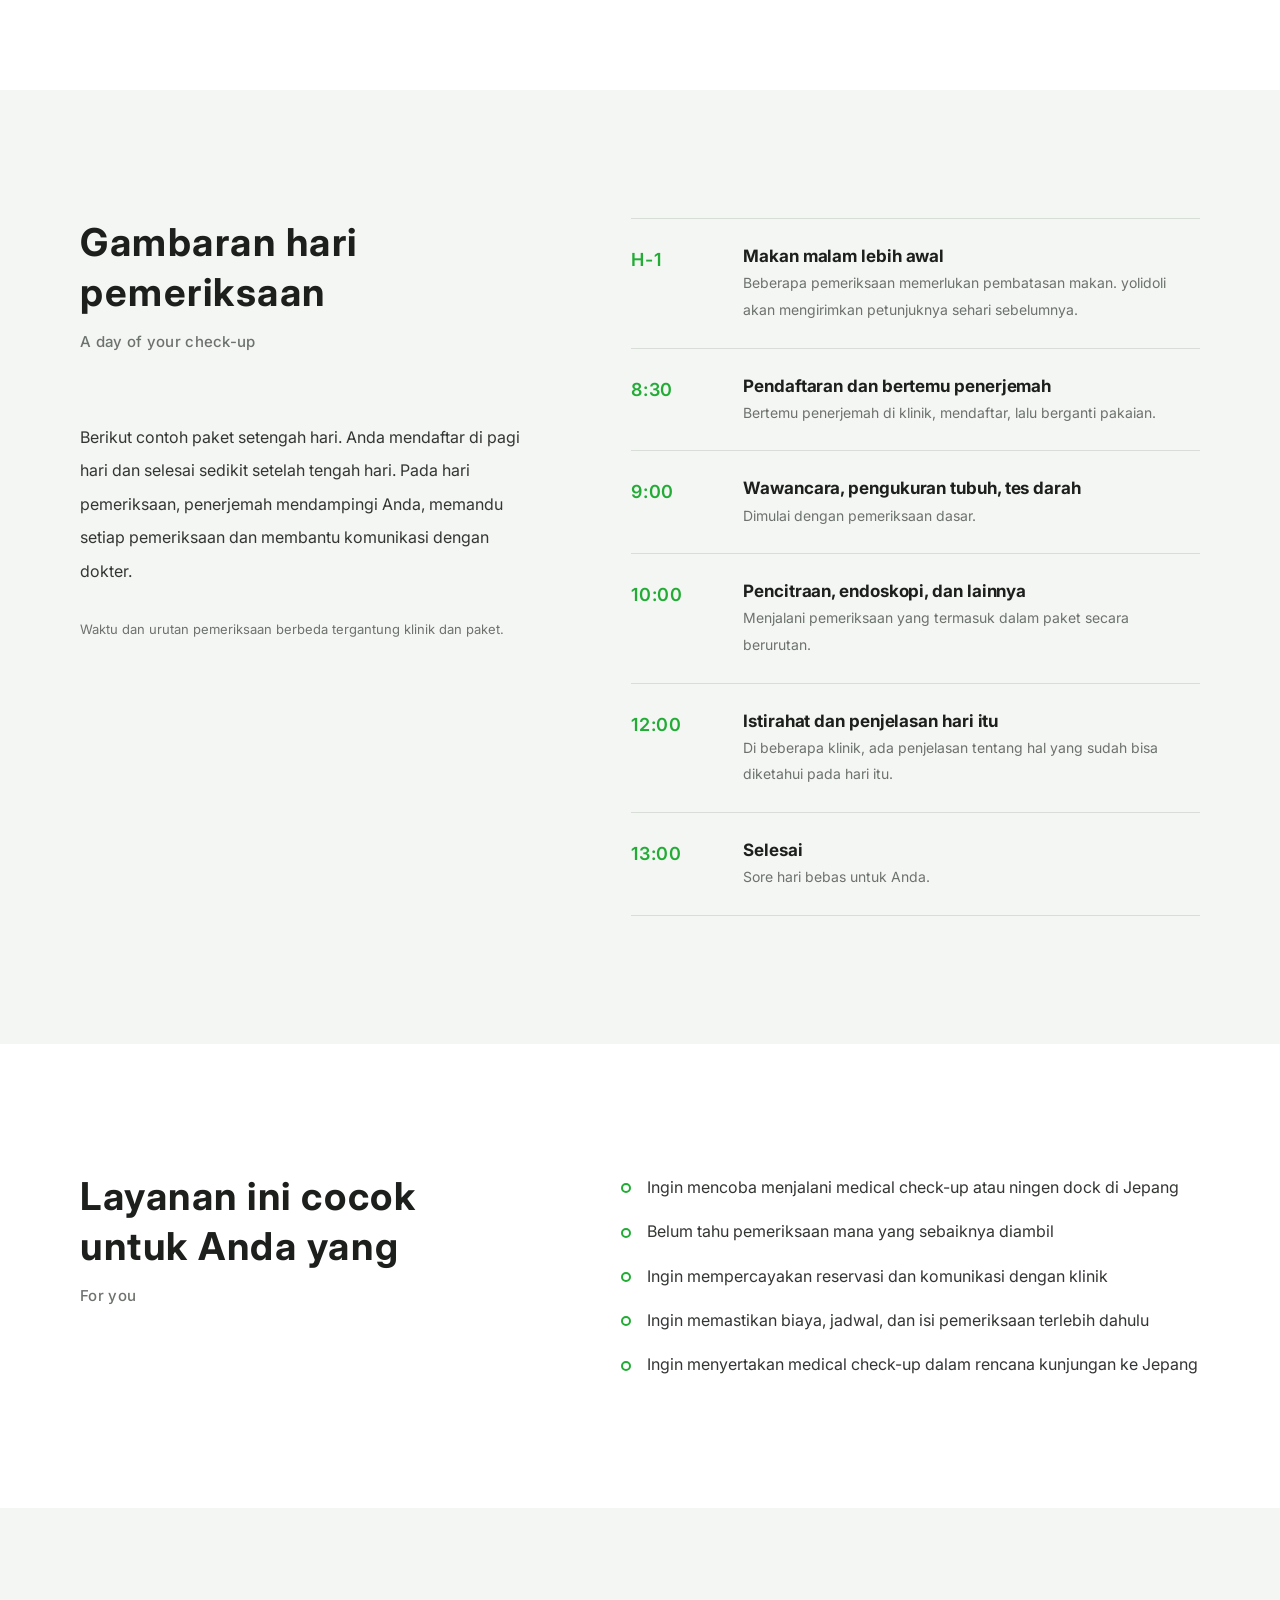
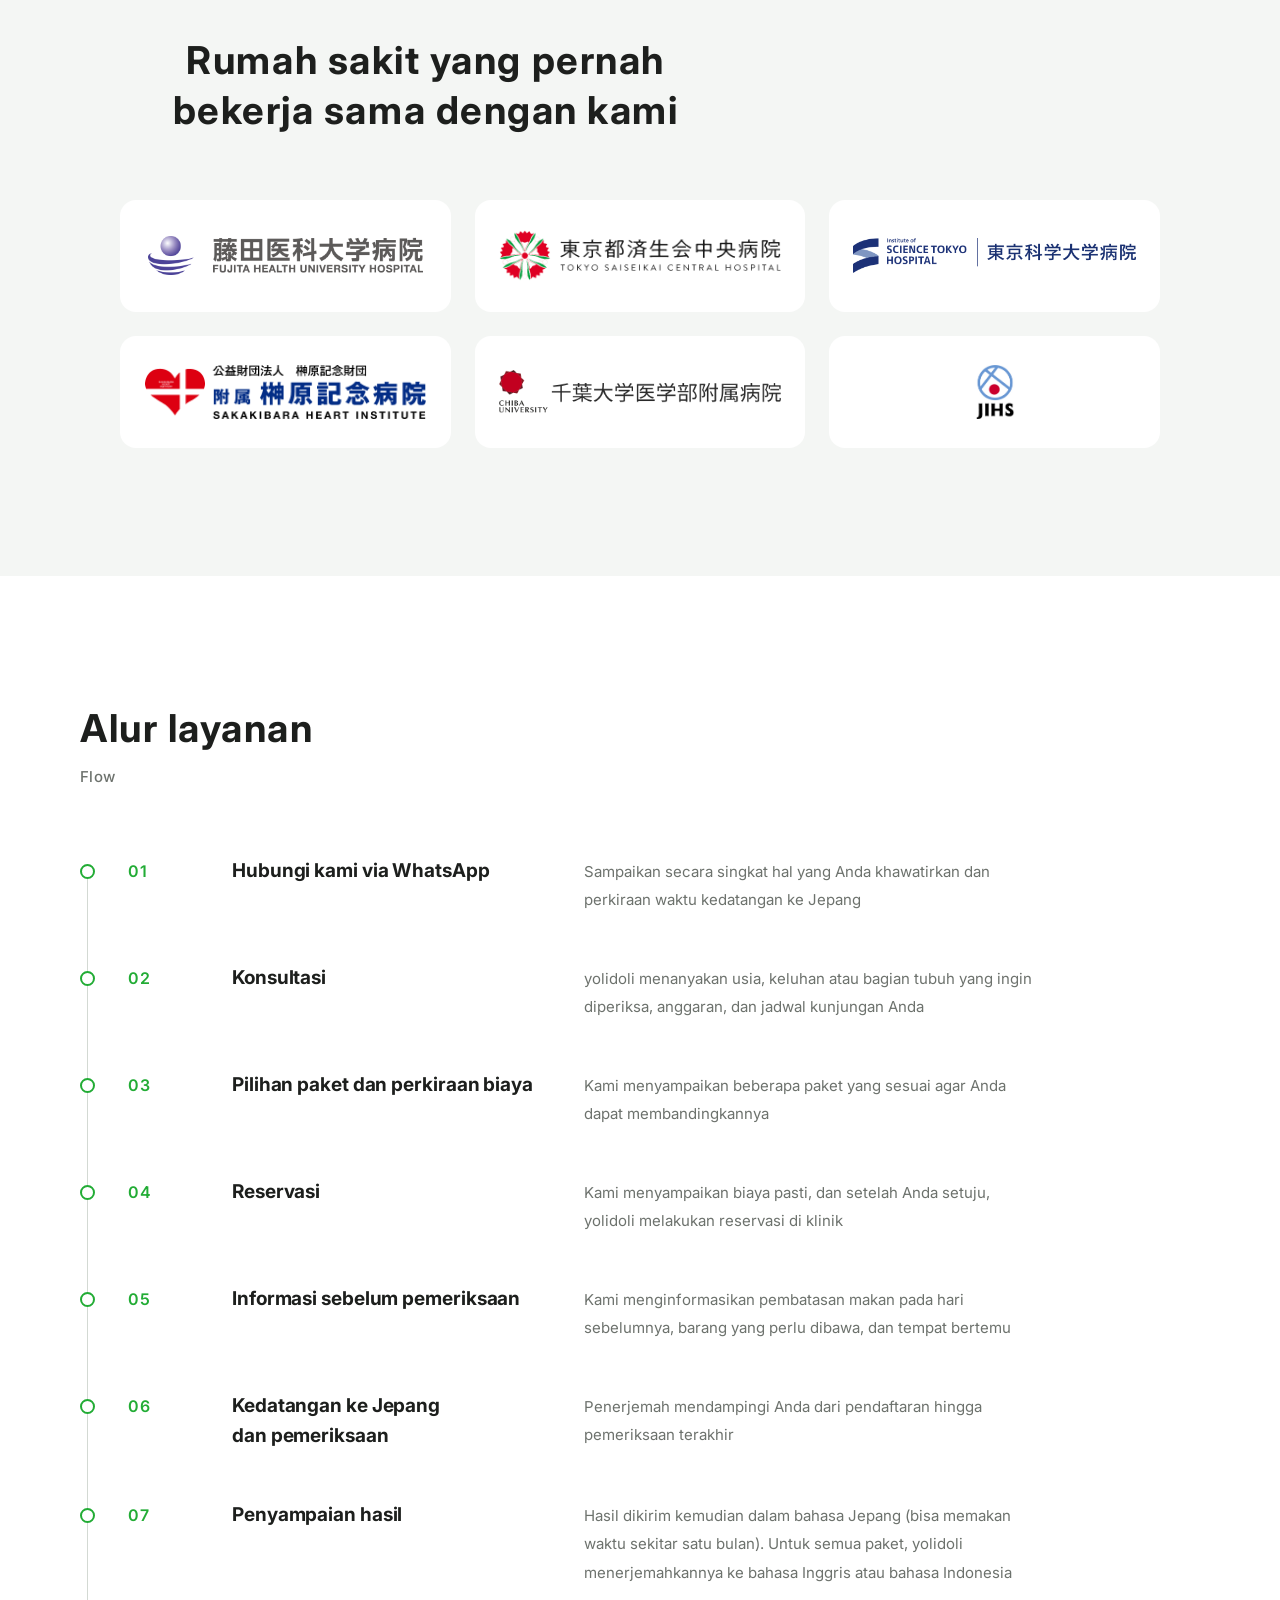
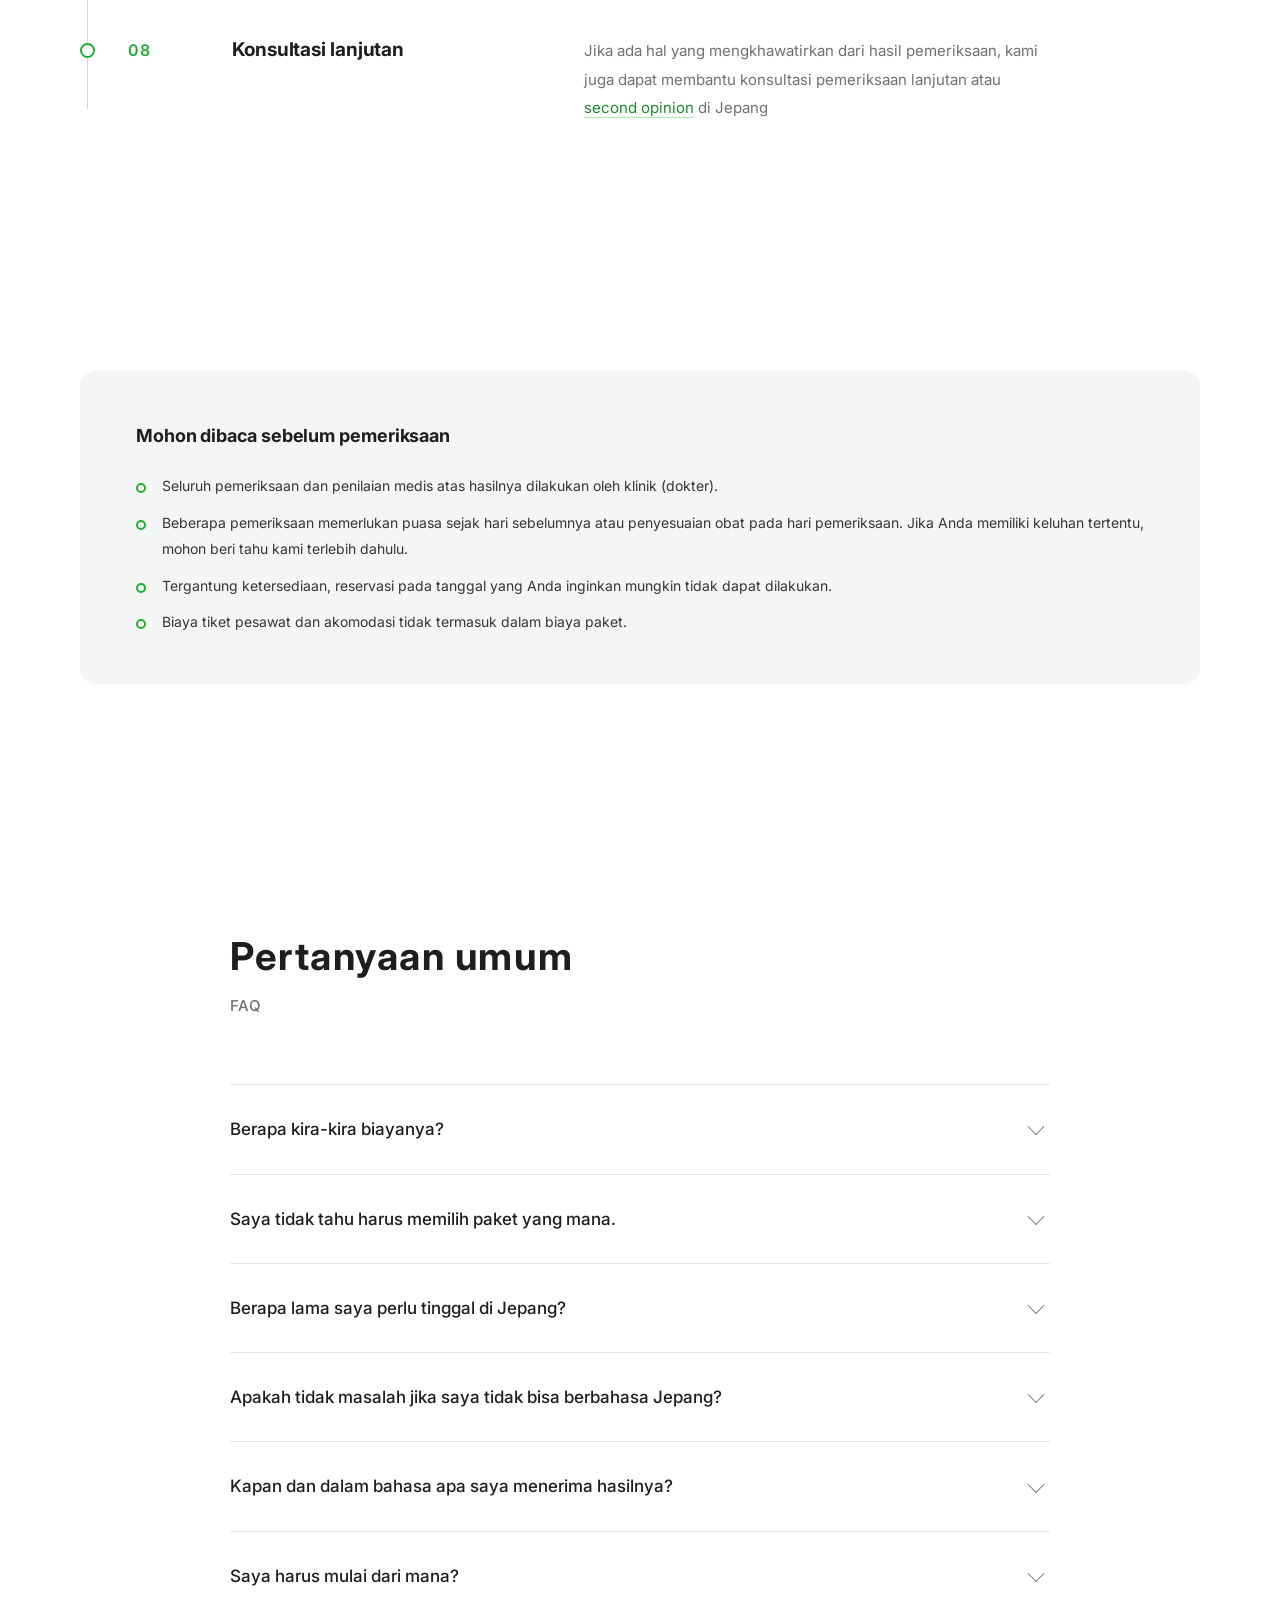
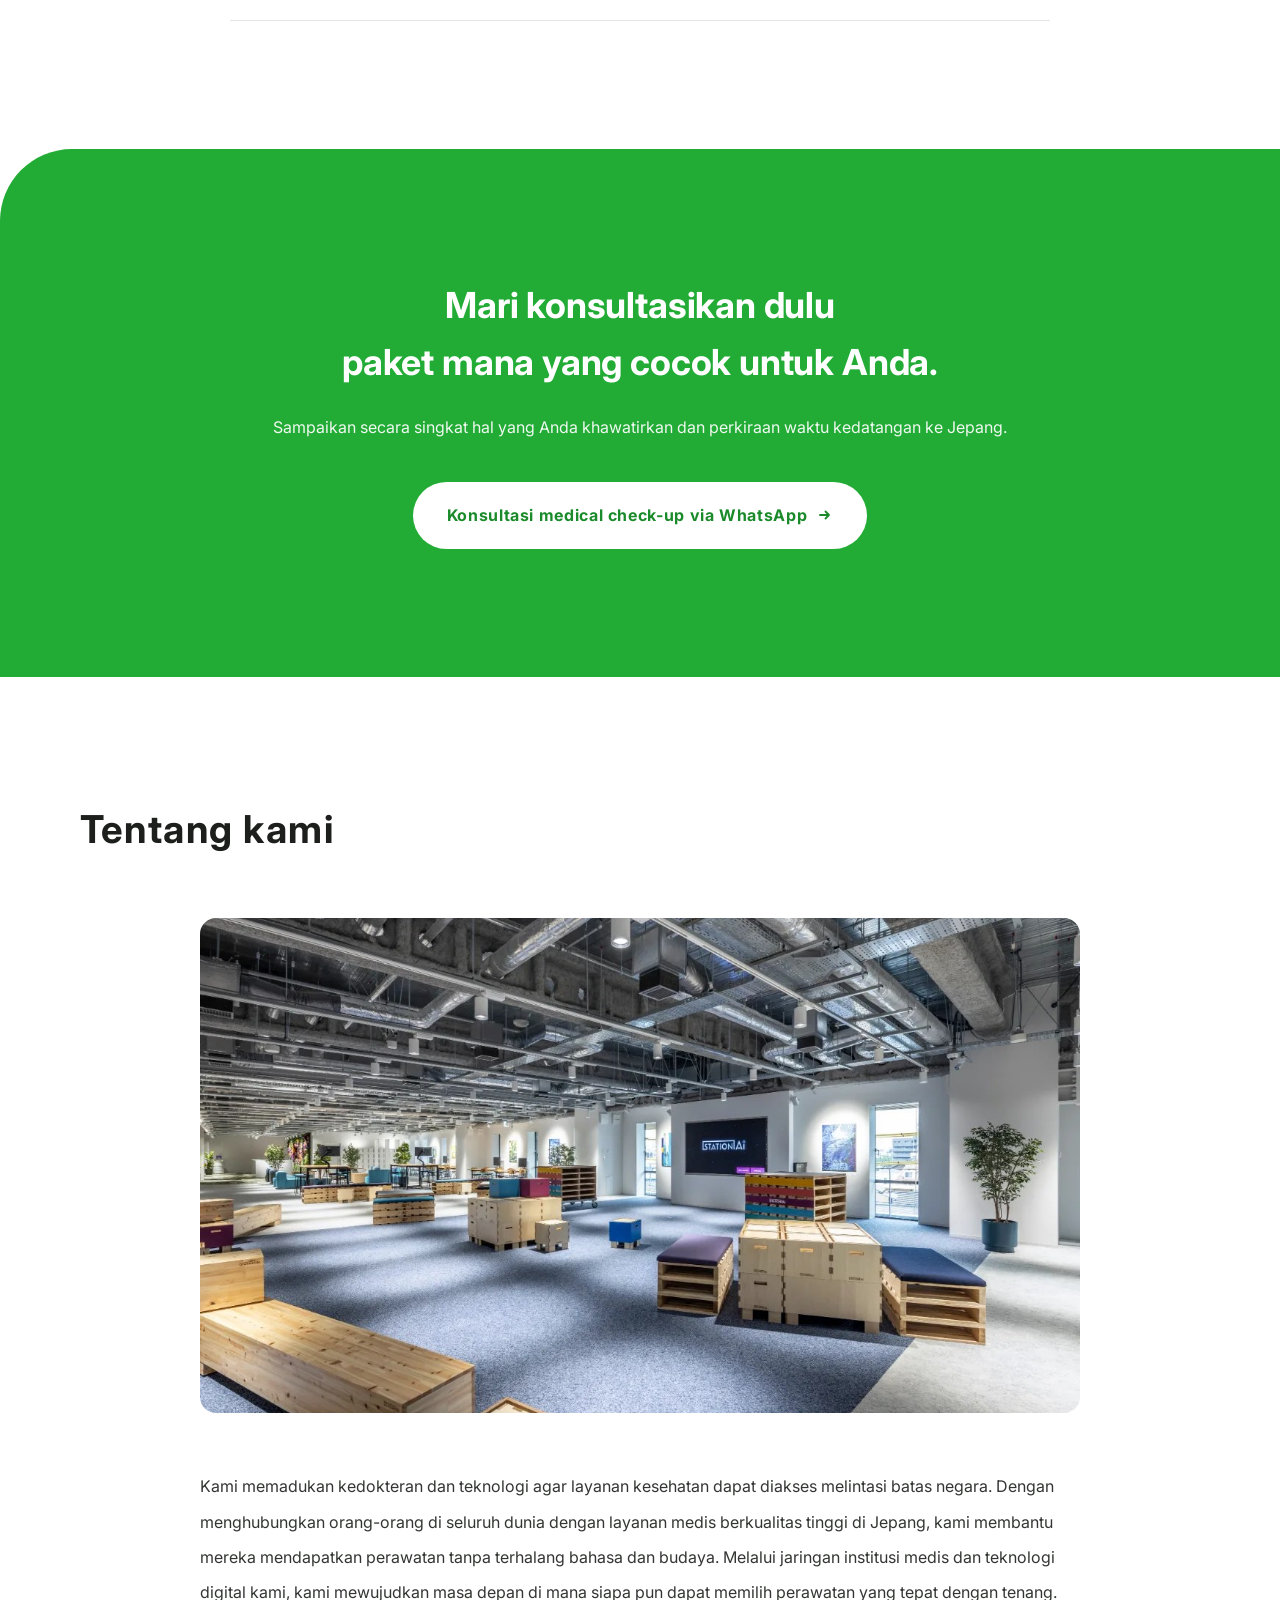
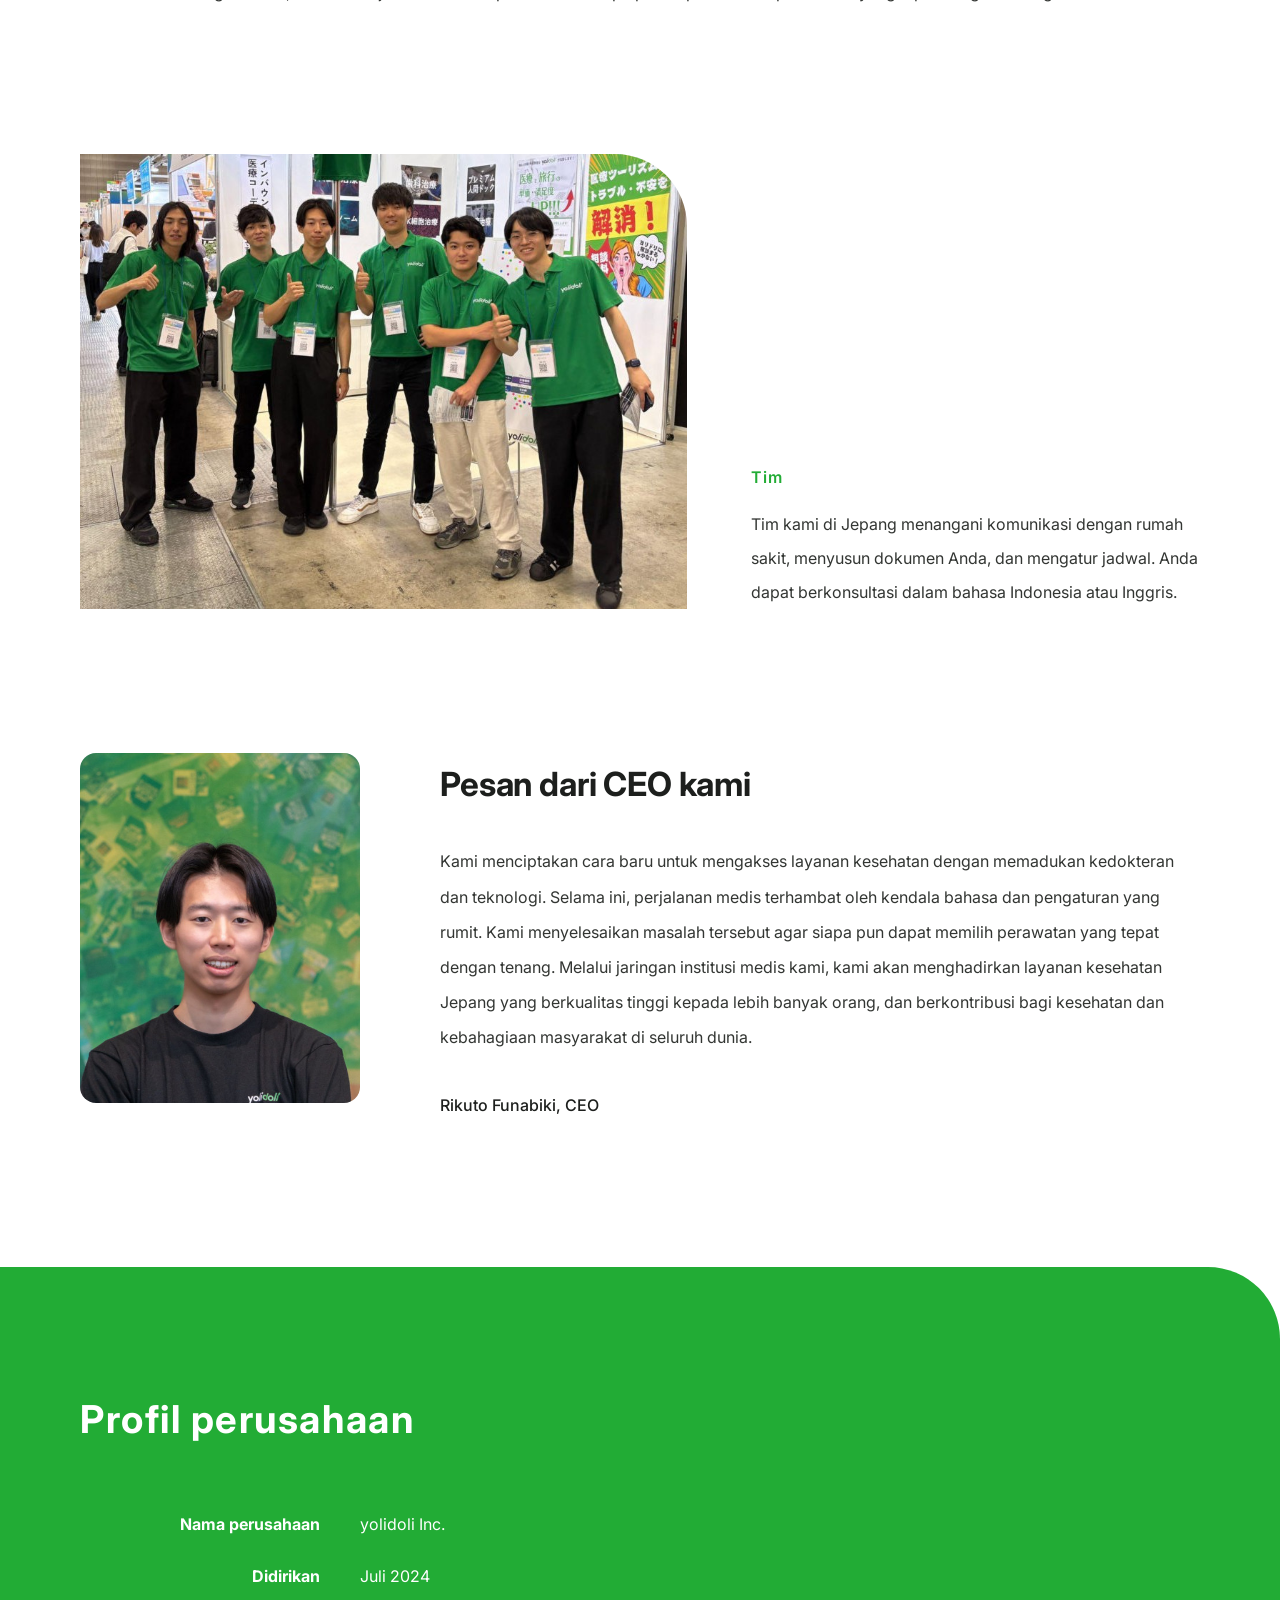
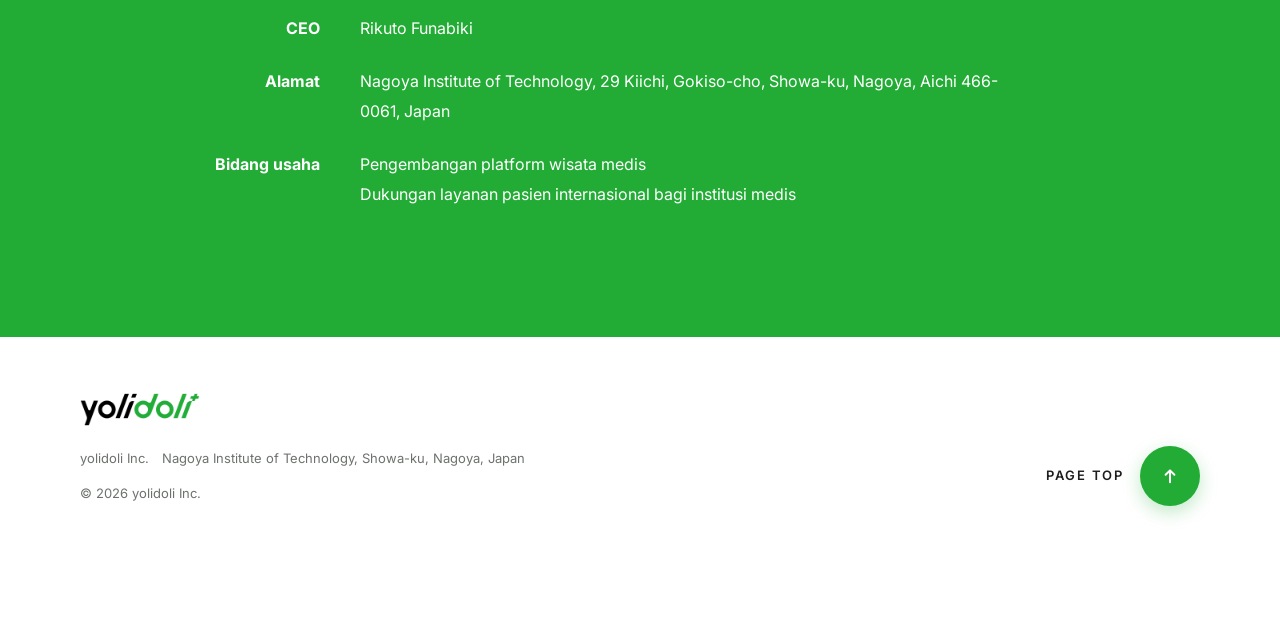
<file: mcu-01/id/index.html>
<!doctype html>
<html lang="id">
<head>
  <meta charset="utf-8">
<meta name="robots" content="noindex">
  <meta name="viewport" content="width=device-width, initial-scale=1">
  <title>Medical Check-up di Jepang, dari Memilih Paket hingga Hasil | yolidoli</title>
  <meta name="description" content="Untuk Anda yang tinggal di luar Jepang dan ingin menjalani medical check-up di Jepang. yolidoli, perusahaan Jepang, mendampingi mulai dari pemilihan paket dan reservasi hingga penerjemah pada hari pemeriksaan dan penerjemahan hasil.">
  <link rel="preconnect" href="https://fonts.googleapis.com">
  <link rel="preconnect" href="https://fonts.gstatic.com" crossorigin>
  <link href="https://fonts.googleapis.com/css2?family=Inter:wght@400;500;600&family=Noto+Sans+JP:wght@400;500;700&display=swap" rel="stylesheet">
  <link rel="stylesheet" href="style.css?v=mcu1">
</head>
<body>

  <!-- ヘッダー: 写真の上では白×緑ロゴ、白地に入ると黒×緑ロゴ -->
  <header class="header" id="header">
    <a href="#top" class="header__logo" aria-label="yolidoli">
      <img src="../../_shared/assets/logo-light.png" alt="yolidoli" class="logo logo--light">
      <img src="../../_shared/assets/logo-dark.png" alt="" class="logo logo--dark" aria-hidden="true">
    </a>
    <nav class="header__nav" aria-label="Bagian halaman">
      <a href="#courses">Paket</a>
      <a href="#flow">Alur Layanan</a>
      <a href="#faq">Pertanyaan Umum</a>
      <a href="#about">Tentang Kami</a>
    </nav>
    <div class="lang" aria-label="Bahasa"><a href="../ja/" lang="ja">日本語</a><a href="../en/" lang="en">EN</a><a href="../id/" aria-current="page" lang="id">ID</a></div>
    <a href="#" class="btn btn--small js-wa">Konsultasi via WhatsApp<svg class="btn__arrow" viewBox="0 0 16 16" aria-hidden="true"><path d="M3 8h9M8.5 4.5 12 8l-3.5 3.5" fill="none" stroke="currentColor" stroke-width="1.8" stroke-linecap="round" stroke-linejoin="round"/></svg></a>
  </header>

  <!-- ヒーロー -->
  <div class="hero" id="top">
    <div class="hero__photo" role="img" aria-label="Tampak luar rumah sakit di Jepang (ilustrasi)"></div>
    <div class="hero__scrim"></div>
    <div class="hero__body">
      <p class="hero__eyebrow">Untuk Anda yang tinggal di luar Jepang | Dukungan medical check-up di Jepang</p>
      <h1 class="hero__title">Mau medical check-up di Jepang?<br class="pc"> Tapi bingung pilih yang mana?</h1>
      <p class="hero__promise">Dari pesan pertama, hari pemeriksaan, hingga penerimaan hasil, yolidoli akan mendampingi Anda di setiap langkahnya.</p>
      <p class="hero__lead">Kami akan membantu Anda memilih paket yang sesuai dengan tujuan dan anggaran Anda, melakukan reservasi, memberikan informasi sebelum pemeriksaan, mengatur penerjemah pada hari pemeriksaan, hingga menerjemahkan hasil pemeriksaan dari bahasa Jepang.</p>
      <a href="#" class="btn js-wa">Konsultasi via WhatsApp<svg class="btn__arrow" viewBox="0 0 16 16" aria-hidden="true"><path d="M3 8h9M8.5 4.5 12 8l-3.5 3.5" fill="none" stroke="currentColor" stroke-width="1.8" stroke-linecap="round" stroke-linejoin="round"/></svg></a>
      <p class="hero__note">Belum tahu paket mana yang cocok? Tidak masalah, silakan hubungi kami.</p>
    </div>
    <p class="hero__credit">Foto hanya ilustrasi</p>
  </div>
  <div class="hero-spacer" aria-hidden="true"></div>

  <main class="content">

    <section class="section section--first" id="courses">
      <div class="container">
        <div class="heading reveal">
          <h2>Pilihan Paket</h2>
          <p class="heading__en">Courses</p>
        </div>
        <p class="lead reveal">Terurut dari yang paling singkat. Isi pemeriksaan hanyalah contoh dan dapat ditambah atau diubah sesuai keinginan Anda.</p>
        <div class="allcourse reveal">
          <p class="allcourse__label">Semua paket</p>
          <p class="allcourse__text"><strong>Termasuk terjemahan hasil.</strong>Hasil pemeriksaan dikirim dalam bahasa Jepang, lalu yolidoli menerjemahkannya ke bahasa Inggris atau bahasa Indonesia.</p>
        </div>
        <ol class="courses">
          <li class="course reveal">
            <div class="course__time"><span class="course__dur">± 3 jam</span><span class="course__unit">About 3 hours</span></div>
            <div class="course__body">
              <h3>Medical check-up dasar</h3>
              <p class="course__desc">Pemeriksaan menyeluruh kondisi tubuh, berpusat pada tes darah, urine, dan pencitraan (medical imaging). Cocok untuk medical check-up pertama di Jepang.</p>
              <p class="course__exams">Pengukuran tubuh, tes darah dan urine, rontgen dada, EKG, USG perut, dan lainnya</p>
              <p class="course__place">Contoh klinik: Kenshinkai Tokyo Medical Clinic (Kita-ku, Tokyo)</p>
            </div>
          </li>
          <li class="course reveal">
            <div class="course__time"><span class="course__dur">Setengah hari</span><span class="course__unit">Half day</span></div>
            <div class="course__body">
              <h3>Pemeriksaan endoskopi lambung dan usus besar</h3>
              <p class="course__desc">Endoskopi lambung dan usus besar dalam satu hari. Cocok untuk Anda yang khawatir tentang kanker saluran cerna.</p>
              <p class="course__exams">Endoskopi lambung, kolonoskopi, penanda tumor, tes darah, USG perut, dan lainnya</p>
              <p class="course__place">Contoh klinik: <a href="https://www.gutclinic-tokyo.jp/dock/" target="_blank" rel="noopener">Tokyo Gut Clinic</a> (Kanda, Chiyoda-ku, Tokyo)</p>
            </div>
          </li>
          <li class="course reveal">
            <div class="course__time"><span class="course__dur">1 hari</span><span class="course__unit">One day</span></div>
            <div class="course__body">
              <h3>Pemeriksaan seluruh tubuh berbasis MRI</h3>
              <p class="course__desc">Memeriksa seluruh tubuh dengan MRI dan USG, tanpa endoskopi. Cocok untuk Anda yang ingin menghindari endoskopi.</p>
              <p class="course__exams">MRI perut, USG jantung, penanda tumor, tes darah, dan lainnya (ada juga paket dengan MRI otak dan CT dada)</p>
              <p class="course__place">Contoh klinik: Clint Exe Clinic (Toranomon, Minato-ku, Tokyo)</p>
            </div>
          </li>
          <li class="course reveal">
            <div class="course__time"><span class="course__dur">1 hari</span><span class="course__unit">One day</span></div>
            <div class="course__body">
              <h3>Pemeriksaan menyeluruh (Ningen Dock)</h3>
              <p class="course__desc">Endoskopi, MRI otak, dan CT dalam satu hari, di pusat medical check-up dengan layanan multibahasa.</p>
              <p class="course__exams">Endoskopi lambung, MRI/MRA otak, CT dada, USG perut, tes darah, dan lainnya</p>
              <p class="course__place">Contoh klinik: <a href="https://timc-tokyo.com/" target="_blank" rel="noopener">TIMC TOKYO</a> (Toyosu, Koto-ku, Tokyo)</p>
            </div>
          </li>
          <li class="course reveal">
            <div class="course__time"><span class="course__dur">2 hari</span><span class="course__unit">Two days</span></div>
            <div class="course__body">
              <h3>Pemeriksaan paling lengkap dengan PET-CT</h3>
              <p class="course__desc">Paket paling lengkap: PET-CT, MRI, hingga endoskopi selama dua hari. Anda mendapatkan kamar pribadi dan penerjemah.</p>
              <p class="course__exams">PET-CT, CT dada, MRI/MRA, endoskopi lambung dan usus besar, penanda tumor, dan lainnya</p>
              <p class="course__place">Contoh klinik: <a href="https://haneda.fujita-hu.ac.jp/" target="_blank" rel="noopener">Fujita Health University Haneda Clinic</a> (dekat Bandara Haneda, Tokyo)</p>
            </div>
          </li>
        </ol>
        <div class="course-extra reveal">
          <p class="course-extra__label">Paket sesuai tujuan</p>
          <p><strong>Pemeriksaan jantung dan pembuluh darah</strong>　Memeriksa kondisi jantung dan pembuluh darah secara khusus. Contoh rumah sakit: <a href="https://www.cvi.or.jp/" target="_blank" rel="noopener">The Cardiovascular Institute Hospital</a> (Minato-ku, Tokyo)</p>
        </div>
        <div class="price reveal">
          <p class="price__label">Perkiraan biaya</p>
          <p class="price__num">Sekitar ¥90.000–¥1.400.000</p>
          <p class="price__note">Biaya akan berbeda tergantung paket, pilihan tambahan, dan kebutuhan penerjemah, dan dapat bertambah hingga sekitar ¥100.000 pada paket yang sama. Angka ini hanya perkiraan. Untuk paket lengkap di atas ¥1.000.000, kami akan menyampaikan pilihan setelah mendengar kebutuhan Anda. Biaya pasti selalu kami sampaikan sebelum reservasi terjadi.</p>
        </div>
      </div>
    </section>

    <section class="section section--soft" id="day">
      <div class="container day">
        <div class="reveal">
          <div class="heading">
            <h2>Gambaran hari<br>pemeriksaan</h2>
            <p class="heading__en">A day of your check-up</p>
          </div>
          <p class="day__intro">Berikut contoh paket setengah hari. Anda mendaftar di pagi hari dan selesai sedikit setelah tengah hari. Pada hari pemeriksaan, penerjemah mendampingi Anda, memandu setiap pemeriksaan dan membantu komunikasi dengan dokter.</p>
          <p class="small">Waktu dan urutan pemeriksaan berbeda tergantung klinik dan paket.</p>
        </div>
        <ol class="schedule reveal">
          <li><span class="schedule__time">H-1</span><div><h3>Makan malam lebih awal</h3><p>Beberapa pemeriksaan memerlukan pembatasan makan. yolidoli akan mengirimkan petunjuknya sehari sebelumnya.</p></div></li>
          <li><span class="schedule__time">8:30</span><div><h3>Pendaftaran dan bertemu penerjemah</h3><p>Bertemu penerjemah di klinik, mendaftar, lalu berganti pakaian.</p></div></li>
          <li><span class="schedule__time">9:00</span><div><h3>Wawancara, pengukuran tubuh, tes darah</h3><p>Dimulai dengan pemeriksaan dasar.</p></div></li>
          <li><span class="schedule__time">10:00</span><div><h3>Pencitraan, endoskopi, dan lainnya</h3><p>Menjalani pemeriksaan yang termasuk dalam paket secara berurutan.</p></div></li>
          <li><span class="schedule__time">12:00</span><div><h3>Istirahat dan penjelasan hari itu</h3><p>Di beberapa klinik, ada penjelasan tentang hal yang sudah bisa diketahui pada hari itu.</p></div></li>
          <li><span class="schedule__time">13:00</span><div><h3>Selesai</h3><p>Sore hari bebas untuk Anda.</p></div></li>
        </ol>
      </div>
    </section>

    <section class="section" id="for">
      <div class="container prep reveal">
        <div class="heading">
          <h2>Layanan ini cocok<br>untuk Anda yang</h2>
          <p class="heading__en">For you</p>
        </div>
        <ul class="dots">
          <li>Ingin mencoba menjalani medical check-up atau ningen dock di Jepang</li>
          <li>Belum tahu pemeriksaan mana yang sebaiknya diambil</li>
          <li>Ingin mempercayakan reservasi dan komunikasi dengan klinik</li>
          <li>Ingin memastikan biaya, jadwal, dan isi pemeriksaan terlebih dahulu</li>
          <li>Ingin menyertakan medical check-up dalam rencana kunjungan ke Jepang</li>
        </ul>
      </div>
    </section>

    <!-- これまでに連携した医療機関 -->
    <section class="section section--soft hospitals" id="hospitals">
      <div class="container">
        <div class="heading heading--center reveal">
          <h2>Rumah sakit yang pernah bekerja sama dengan kami</h2>
        </div>
        <ul class="hospitals__list reveal">
          <li><a href="https://hospital.fujita-hu.ac.jp/en/" target="_blank" rel="noopener" aria-label="Situs resmi Fujita Health University Hospital (terbuka di tab baru)"><img src="../../_shared/assets/hospitals/fujita-hospital.png" alt="Fujita Health University Hospital" loading="lazy"></a></li>
          <li><a href="https://www.saichu.jp/english/home/" target="_blank" rel="noopener" aria-label="Situs resmi Tokyo Saiseikai Central Hospital (terbuka di tab baru)"><img src="../../_shared/assets/hospitals/saiseikai-chuo.png" alt="Tokyo Saiseikai Central Hospital" loading="lazy"></a></li>
          <li><a href="https://www.tmd.ac.jp/english/hospitals/" target="_blank" rel="noopener" aria-label="Situs resmi Institute of Science Tokyo Hospital (terbuka di tab baru)"><img src="../../_shared/assets/hospitals/science-tokyo-hospital.png" alt="Institute of Science Tokyo Hospital" loading="lazy"></a></li>
          <li><a href="https://www.hp.heart.or.jp/" target="_blank" rel="noopener" aria-label="Situs resmi Sakakibara Heart Institute (terbuka di tab baru)"><img src="../../_shared/assets/hospitals/sakakibara-heart.png" alt="Sakakibara Heart Institute" loading="lazy"></a></li>
          <li><a href="https://www.ho.chiba-u.ac.jp/" target="_blank" rel="noopener" aria-label="Situs resmi Chiba University Hospital (terbuka di tab baru)"><img src="../../_shared/assets/hospitals/chiba-university-hospital.png" alt="Chiba University Hospital" loading="lazy"></a></li>
          <li><a href="https://www.hosp.jihs.go.jp/en/" target="_blank" rel="noopener" aria-label="Situs resmi JIHS Center Hospital (formerly NCGM) (terbuka di tab baru)"><img src="../../_shared/assets/hospitals/ncgm-jihs.png" alt="JIHS Center Hospital (formerly NCGM)" loading="lazy"></a></li>
        </ul>
      </div>
    </section>

    <section class="section" id="flow">
      <div class="container">
        <div class="heading reveal">
          <h2>Alur layanan</h2>
          <p class="heading__en">Flow</p>
        </div>
        <ol class="steps reveal" id="steps">
          <li><span class="steps__num">01</span><h3>Hubungi kami via WhatsApp</h3><p>Sampaikan secara singkat hal yang Anda khawatirkan dan perkiraan waktu kedatangan ke Jepang</p></li>
          <li><span class="steps__num">02</span><h3>Konsultasi</h3><p>yolidoli menanyakan usia, keluhan atau bagian tubuh yang ingin diperiksa, anggaran, dan jadwal kunjungan Anda</p></li>
          <li><span class="steps__num">03</span><h3>Pilihan paket dan perkiraan biaya</h3><p>Kami menyampaikan beberapa paket yang sesuai agar Anda dapat membandingkannya</p></li>
          <li><span class="steps__num">04</span><h3>Reservasi</h3><p>Kami menyampaikan biaya pasti, dan setelah Anda setuju, yolidoli melakukan reservasi di klinik</p></li>
          <li><span class="steps__num">05</span><h3>Informasi sebelum pemeriksaan</h3><p>Kami menginformasikan pembatasan makan pada hari sebelumnya, barang yang perlu dibawa, dan tempat bertemu</p></li>
          <li><span class="steps__num">06</span><h3>Kedatangan ke Jepang dan pemeriksaan</h3><p>Penerjemah mendampingi Anda dari pendaftaran hingga pemeriksaan terakhir</p></li>
          <li><span class="steps__num">07</span><h3>Penyampaian hasil</h3><p>Hasil dikirim kemudian dalam bahasa Jepang (bisa memakan waktu sekitar satu bulan). Untuk semua paket, yolidoli menerjemahkannya ke bahasa Inggris atau bahasa Indonesia</p></li>
          <li><span class="steps__num">08</span><h3>Konsultasi lanjutan</h3><p>Jika ada hal yang mengkhawatirkan dari hasil pemeriksaan, kami juga dapat membantu konsultasi pemeriksaan lanjutan atau <a href="../../so-01/id/" class="inline-link">second opinion</a> di Jepang</p></li>
        </ol>
      </div>
    </section>

    <section class="section section--tight">
      <div class="container">
        <div class="notice reveal">
          <h2>Mohon dibaca sebelum pemeriksaan</h2>
          <ul class="dots dots--small">
            <li>Seluruh pemeriksaan dan penilaian medis atas hasilnya dilakukan oleh klinik (dokter).</li>
            <li>Beberapa pemeriksaan memerlukan puasa sejak hari sebelumnya atau penyesuaian obat pada hari pemeriksaan. Jika Anda memiliki keluhan tertentu, mohon beri tahu kami terlebih dahulu.</li>
            <li>Tergantung ketersediaan, reservasi pada tanggal yang Anda inginkan mungkin tidak dapat dilakukan.</li>
            <li>Biaya tiket pesawat dan akomodasi tidak termasuk dalam biaya paket.</li>
          </ul>
        </div>
      </div>
    </section>

    <section class="section" id="faq">
      <div class="container container--narrow">
        <div class="heading reveal">
          <h2>Pertanyaan umum</h2>
          <p class="heading__en">FAQ</p>
        </div>
        <div class="faq reveal">
          <details><summary>Berapa kira-kira biayanya?</summary><div class="faq__panel"><p>Perkiraannya sekitar ¥90.000–¥1.400.000. Biaya akan berbeda tergantung paket, pilihan tambahan, dan kebutuhan penerjemah, dan dapat bertambah hingga sekitar ¥100.000 pada paket yang sama. Untuk paket lengkap di atas ¥1.000.000, kami akan menyampaikan pilihan setelah mendengar kebutuhan Anda. Biaya pasti selalu kami sampaikan sebelum reservasi terjadi.</p></div></details>
          <details><summary>Saya tidak tahu harus memilih paket yang mana.</summary><div class="faq__panel"><p>Kami akan menanyakan bagian tubuh yang ingin diperiksa, usia, dan anggaran Anda, lalu merekomendasikan paket yang sesuai. Anda dapat berkonsultasi meskipun masih dalam tahap 'belum begitu paham'.</p></div></details>
          <details><summary>Berapa lama saya perlu tinggal di Jepang?</summary><div class="faq__panel"><p>Sebagian besar paket selesai dalam setengah hingga satu hari. Untuk paket dua hari atau pemeriksaan tambahan, kami terkadang menyarankan tinggal sedikit lebih lama.</p></div></details>
          <details><summary>Apakah tidak masalah jika saya tidak bisa berbahasa Jepang?</summary><div class="faq__panel"><p>Mulai dari konsultasi hingga reservasi, kami melayani dalam bahasa Inggris dan bahasa Indonesia. Pada hari pemeriksaan, penerjemah akan mendampingi Anda.</p></div></details>
          <details><summary>Kapan dan dalam bahasa apa saya menerima hasilnya?</summary><div class="faq__panel"><p>Hasil dikirim oleh klinik dalam bahasa Jepang dan bisa memakan waktu sekitar satu bulan. Untuk semua paket, yolidoli menerjemahkannya ke bahasa Inggris atau bahasa Indonesia (biaya terjemahan sudah termasuk dalam biaya paket).</p></div></details>
          <details><summary>Saya harus mulai dari mana?</summary><div class="faq__panel"><p>Silakan kirim pesan via WhatsApp berisi hal yang Anda khawatirkan dan perkiraan waktu kedatangan ke Jepang. Cukup itu saja.</p></div></details>
        </div>
      </div>
    </section>

    <div class="cta-wrap">
    <section class="cta">
      <div class="container reveal">
        <h2>Mari konsultasikan dulu<br>paket mana yang cocok untuk Anda.</h2>
        <p>Sampaikan secara singkat hal yang Anda khawatirkan dan perkiraan waktu kedatangan ke Jepang.</p>
        <a href="#" class="btn btn--white js-wa">Konsultasi medical check-up via WhatsApp<svg class="btn__arrow" viewBox="0 0 16 16" aria-hidden="true"><path d="M3 8h9M8.5 4.5 12 8l-3.5 3.5" fill="none" stroke="currentColor" stroke-width="1.8" stroke-linecap="round" stroke-linejoin="round"/></svg></a>
      </div>
    </section>
    </div>

    <!-- 私たちについて（コーポレートサイトの構成を参考） -->
    <section class="section about" id="about">
      <div class="container">
        <div class="heading reveal">
          <h2>Tentang kami</h2>
        </div>
        <figure class="about__office reveal">
          <img src="../../_shared/assets/office.jpg" alt="Kantor STATION Ai di Nagoya" loading="lazy">
        </figure>
        <p class="about__text reveal">Kami memadukan kedokteran dan teknologi agar layanan kesehatan dapat diakses melintasi batas negara. Dengan menghubungkan orang-orang di seluruh dunia dengan layanan medis berkualitas tinggi di Jepang, kami membantu mereka mendapatkan perawatan tanpa terhalang bahasa dan budaya. Melalui jaringan institusi medis dan teknologi digital kami, kami mewujudkan masa depan di mana siapa pun dapat memilih perawatan yang tepat dengan tenang.</p>

        <div class="about__team reveal">
          <figure>
            <img src="../../_shared/assets/team-crop.jpg" alt="Tim yolidoli di depan booth pameran" loading="lazy">
          </figure>
          <div class="about__team-text">
            <p class="about__team-label">Tim</p>
            <p>Tim kami di Jepang menangani komunikasi dengan rumah sakit, menyusun dokumen Anda, dan mengatur jadwal. Anda dapat berkonsultasi dalam bahasa Indonesia atau Inggris.</p>
          </div>
        </div>

        <div class="message">
          <figure class="message__photo reveal">
            <img src="../../_shared/assets/ceo.jpg" alt="Rikuto Funabiki, CEO" loading="lazy">
          </figure>
          <div class="message__body reveal">
            <h3>Pesan dari CEO kami</h3>
            <p>Kami menciptakan cara baru untuk mengakses layanan kesehatan dengan memadukan kedokteran dan teknologi. Selama ini, perjalanan medis terhambat oleh kendala bahasa dan pengaturan yang rumit. Kami menyelesaikan masalah tersebut agar siapa pun dapat memilih perawatan yang tepat dengan tenang. Melalui jaringan institusi medis kami, kami akan menghadirkan layanan kesehatan Jepang yang berkualitas tinggi kepada lebih banyak orang, dan berkontribusi bagi kesehatan dan kebahagiaan masyarakat di seluruh dunia.</p>
            <p class="message__name">Rikuto Funabiki, CEO</p>
          </div>
        </div>
      </div>

      <div class="company reveal">
        <div class="container">
          <div class="heading heading--light">
            <h2>Profil perusahaan</h2>
          </div>
          <dl class="company__table">
            <div><dt>Nama perusahaan</dt><dd>yolidoli Inc.</dd></div>
            <div><dt>Didirikan</dt><dd>Juli 2024</dd></div>
            <div><dt>CEO</dt><dd>Rikuto Funabiki</dd></div>
            <div><dt>Alamat</dt><dd>Nagoya Institute of Technology, 29 Kiichi, Gokiso-cho, Showa-ku, Nagoya, Aichi 466-0061, Japan</dd></div>
            <div><dt>Bidang usaha</dt><dd>Pengembangan platform wisata medis<br>Dukungan layanan pasien internasional bagi institusi medis</dd></div>
          </dl>
        </div>
      </div>
    </section>


    <footer class="footer">
      <div class="container footer__row">
        <div class="footer__inner">
          <img src="../../_shared/assets/logo-dark.png" alt="yolidoli" class="footer__logo">
          <p>yolidoli Inc.　Nagoya Institute of Technology, Showa-ku, Nagoya, Japan</p>
          <p class="footer__copy">© 2026 yolidoli Inc.</p>
        </div>
        <a href="#top" class="totop" aria-label="Kembali ke atas">
          <span class="totop__label">Page top</span>
          <span class="totop__circle"><svg viewBox="0 0 16 16" aria-hidden="true"><path d="M8 13V3.5M4.5 7 8 3.5 11.5 7" fill="none" stroke="currentColor" stroke-width="1.6" stroke-linecap="round" stroke-linejoin="round"/></svg></span>
        </a>
      </div>
    </footer>
  </main>

  <a href="#" class="sticky-wa js-wa">Konsultasi via WhatsApp</a>

  <script src="main.js?v=mcu1"></script>
</body>
</html>
</file>
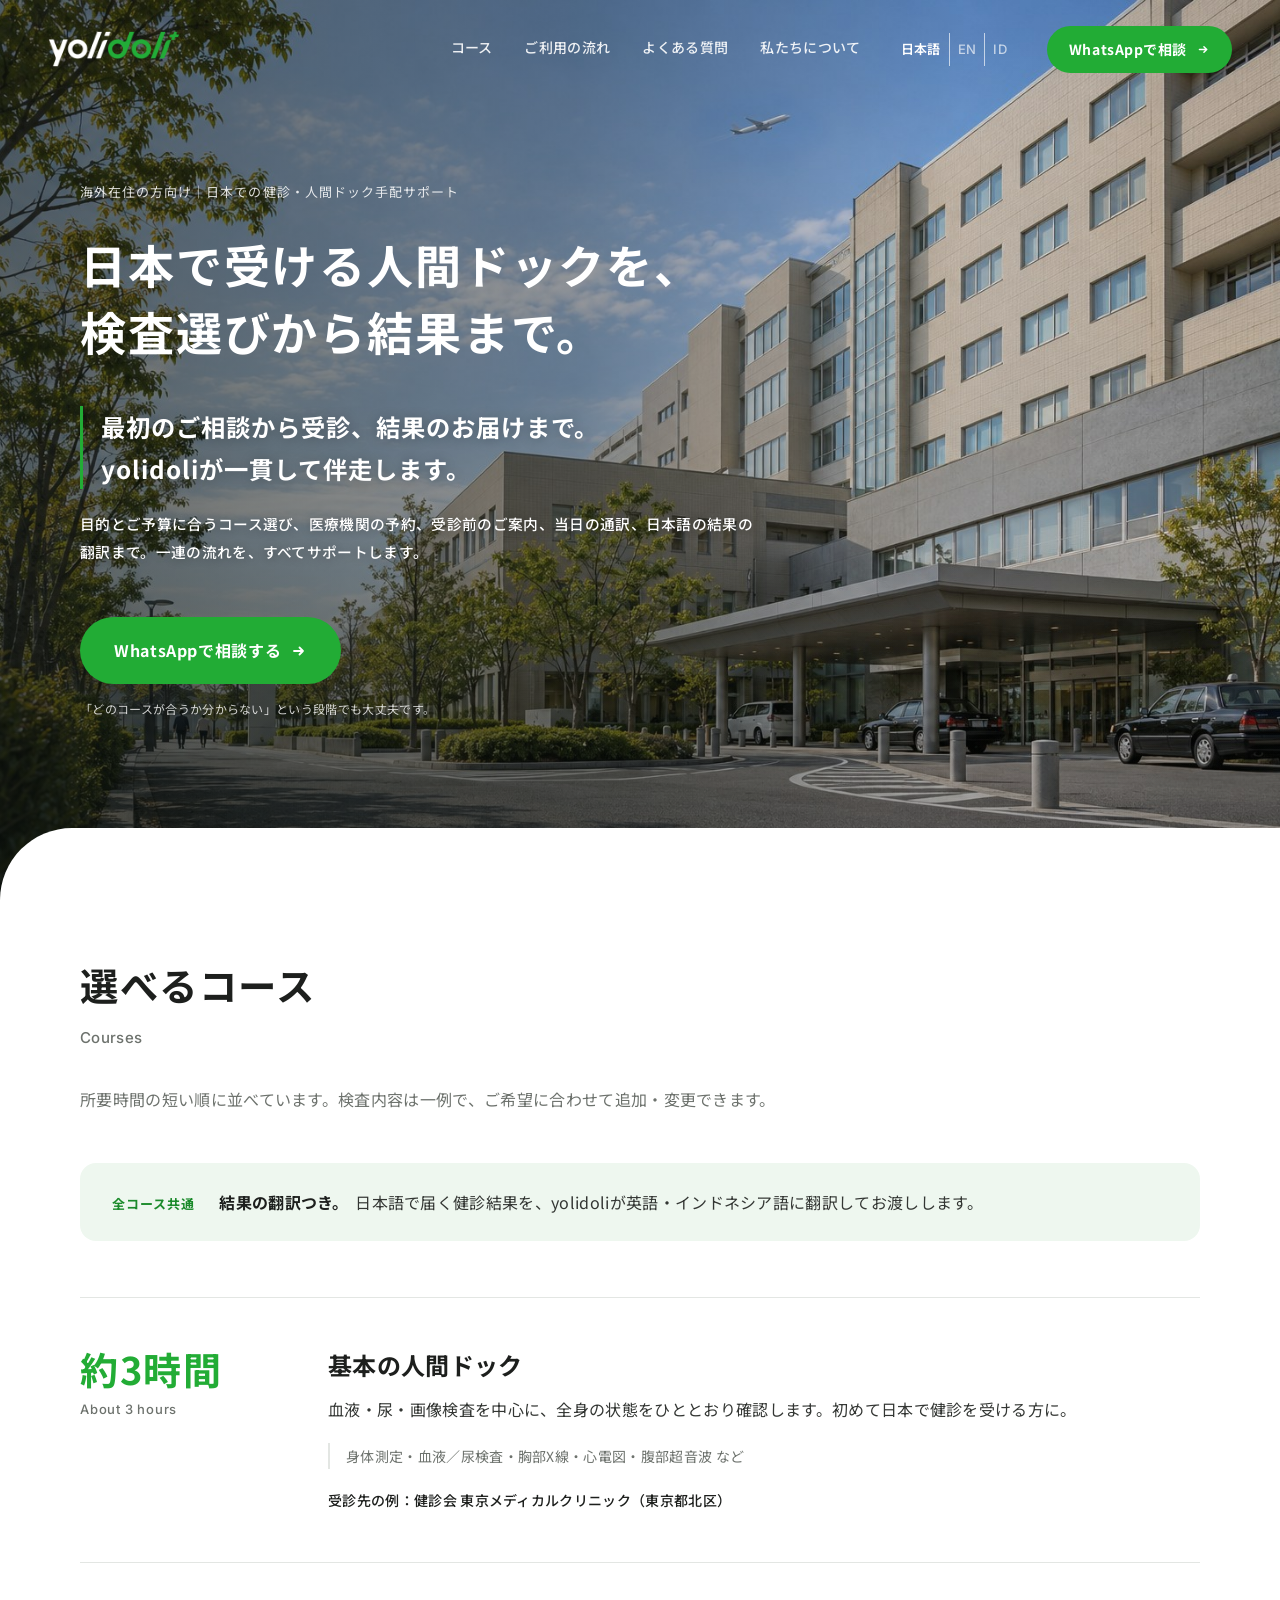
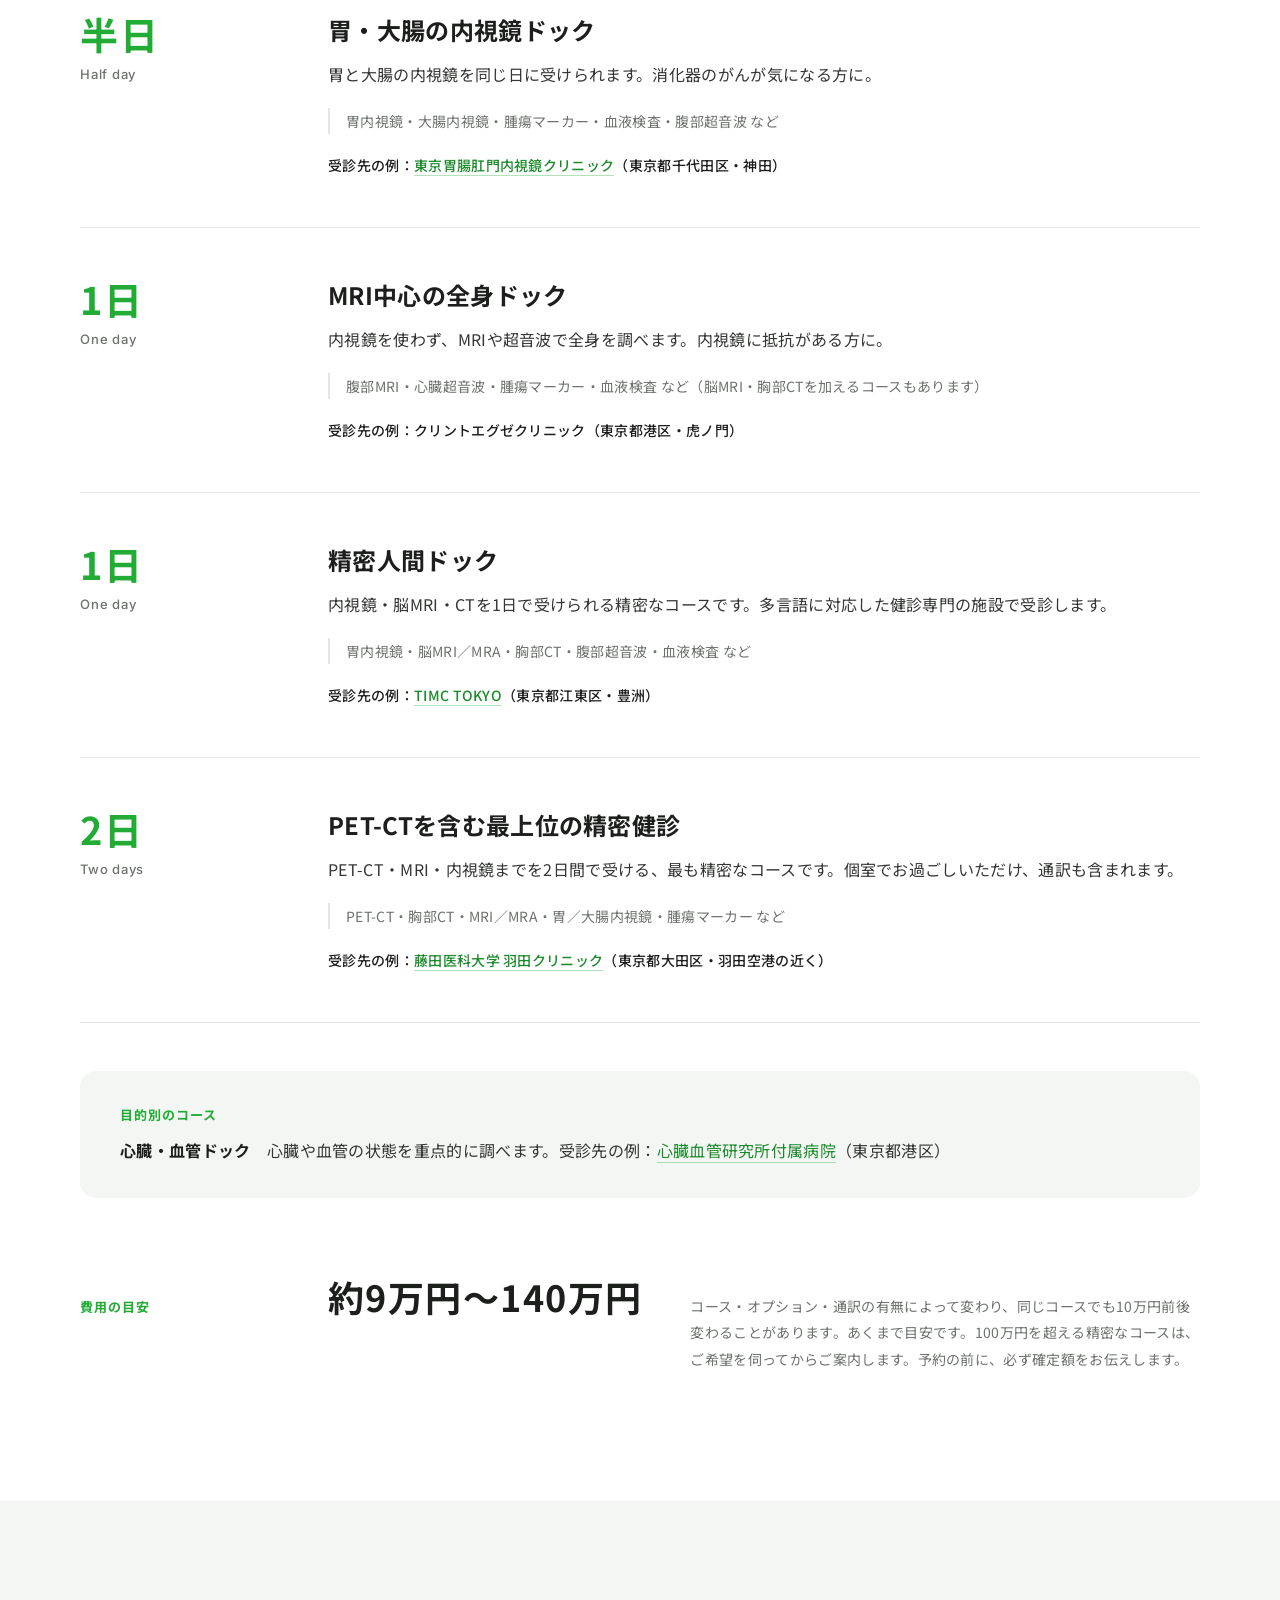
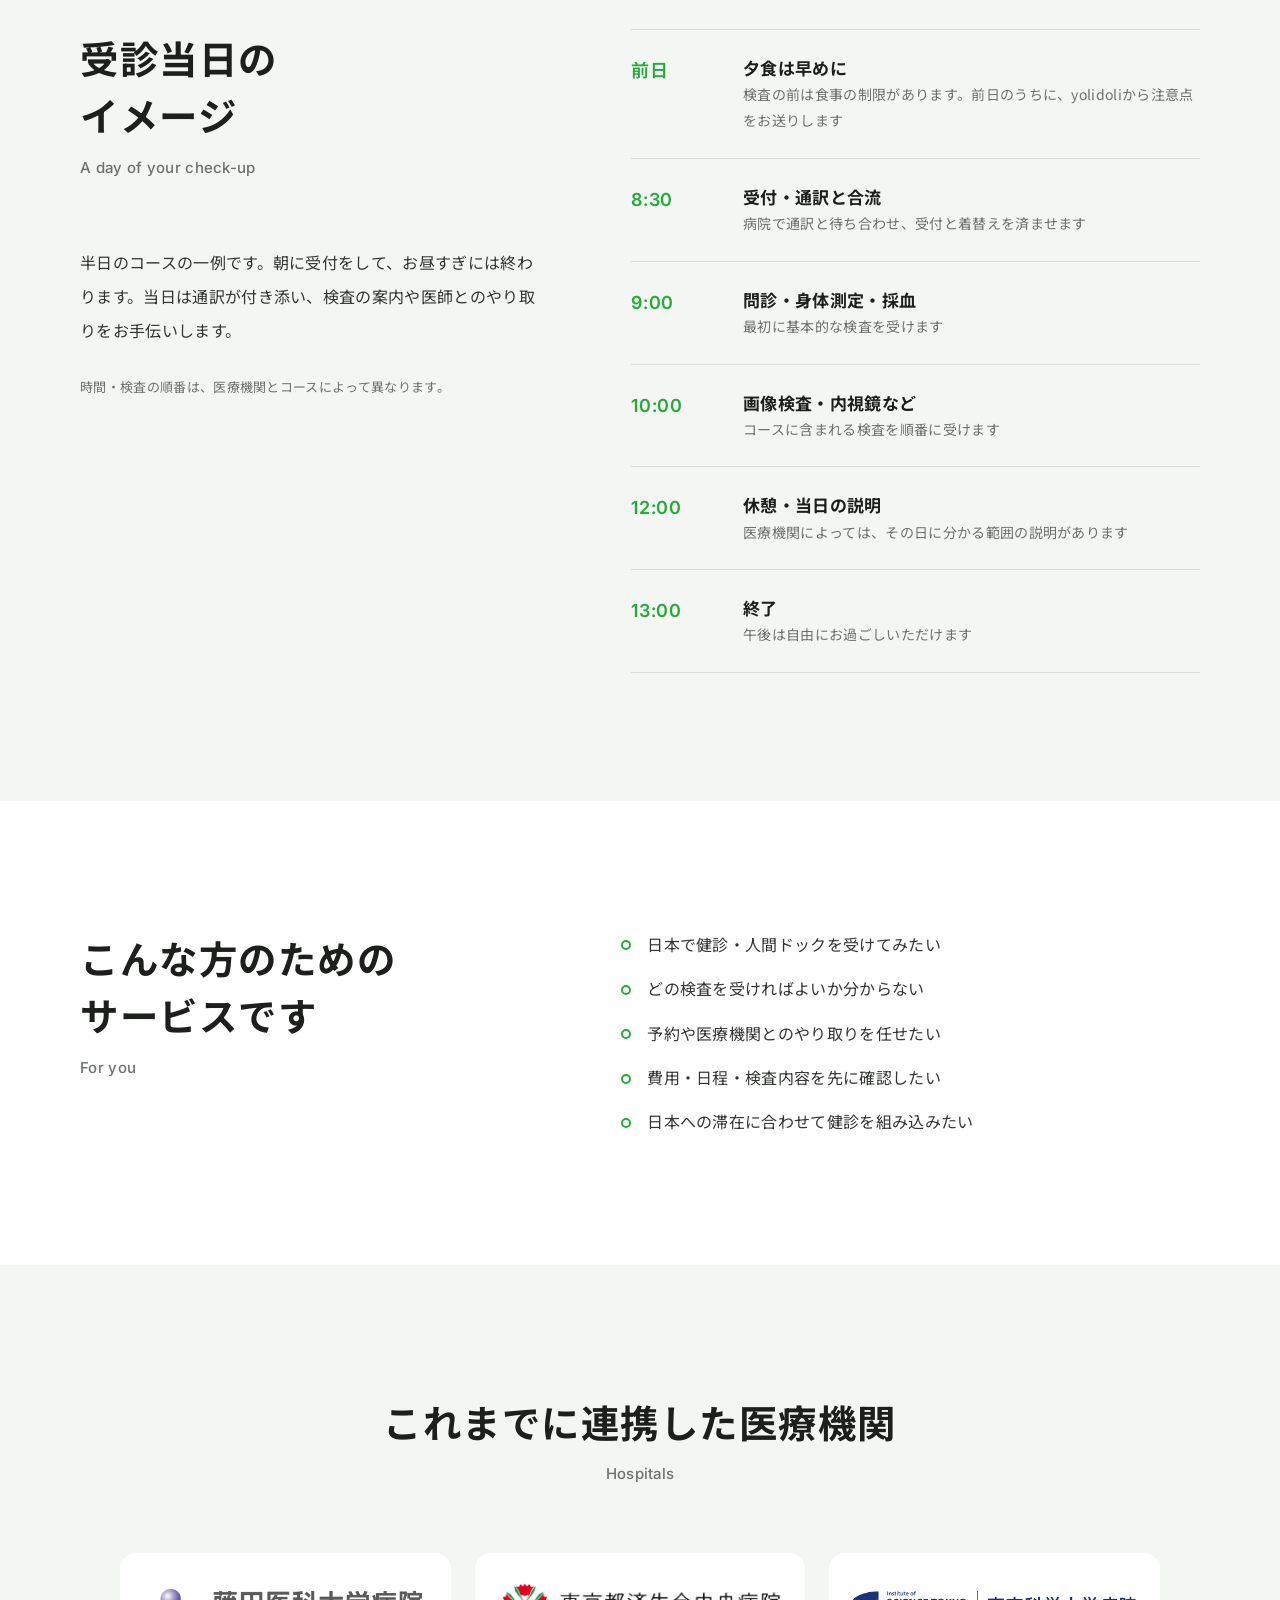
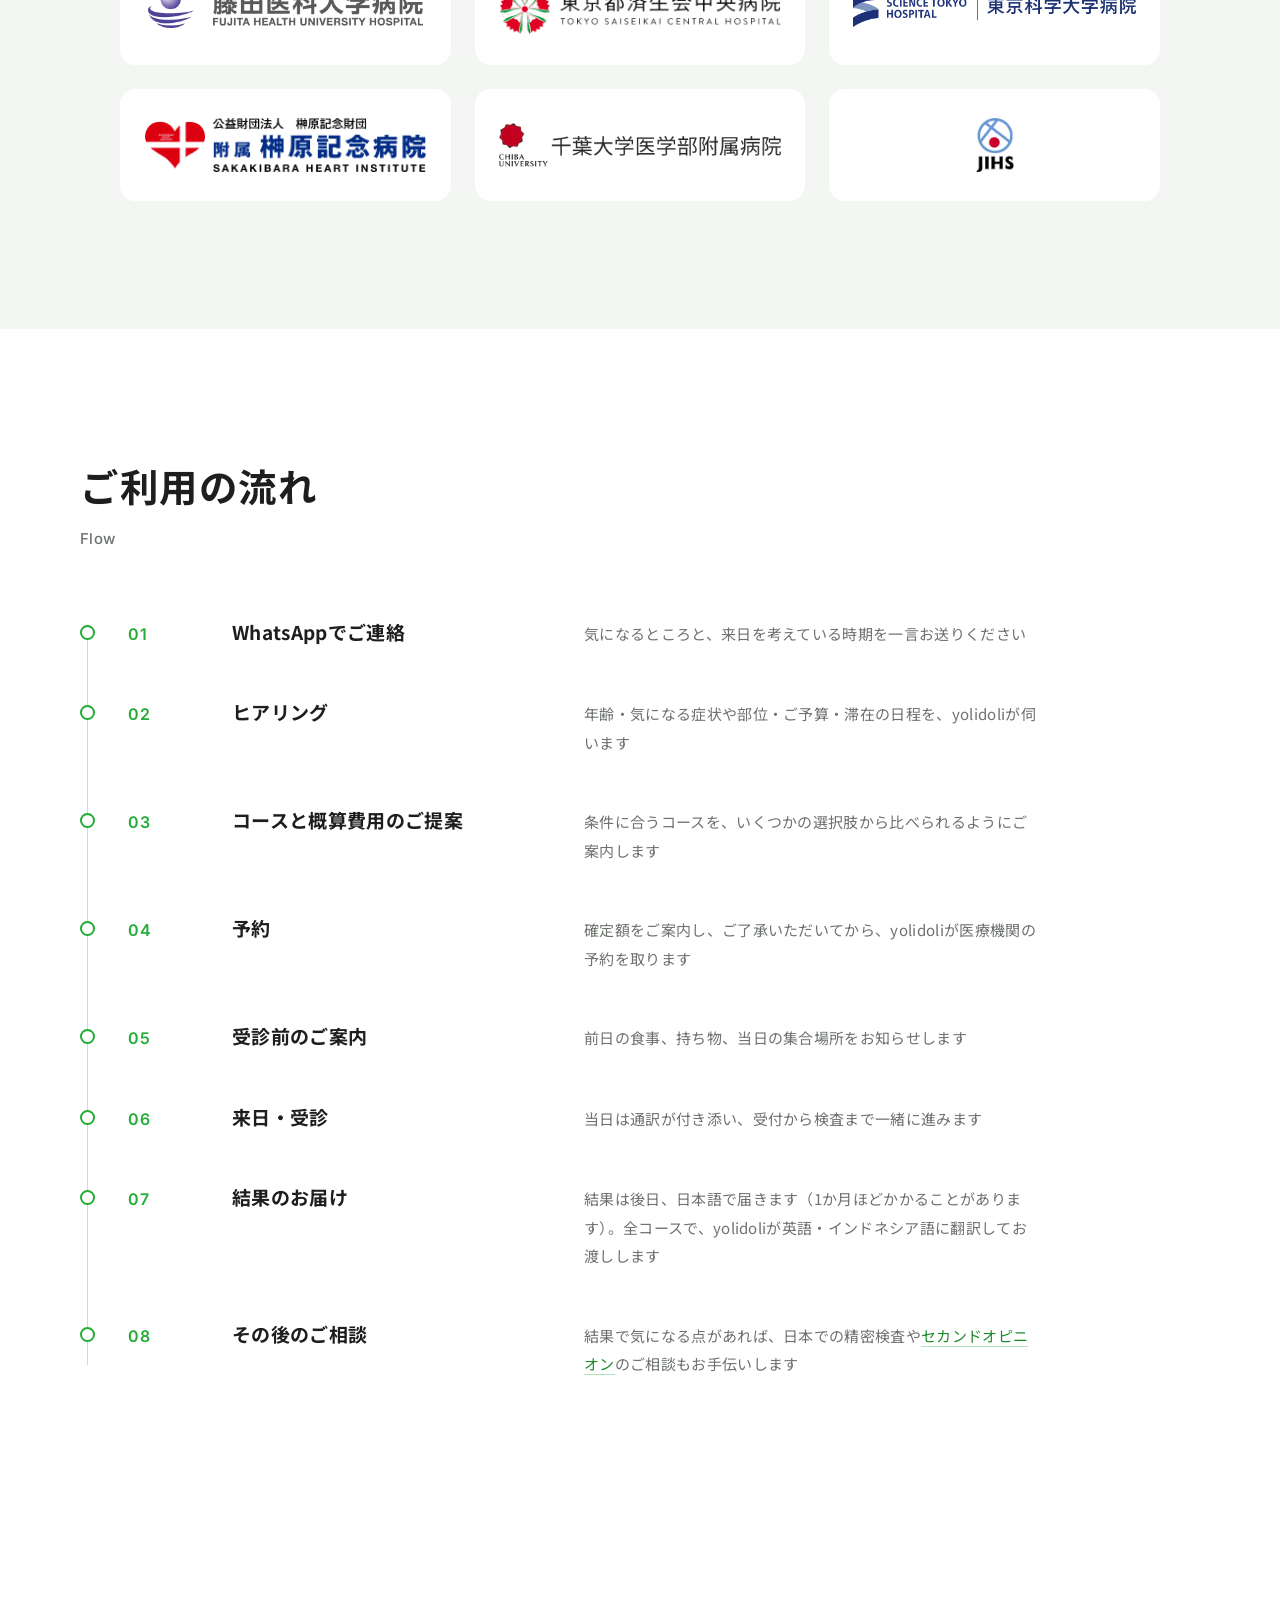
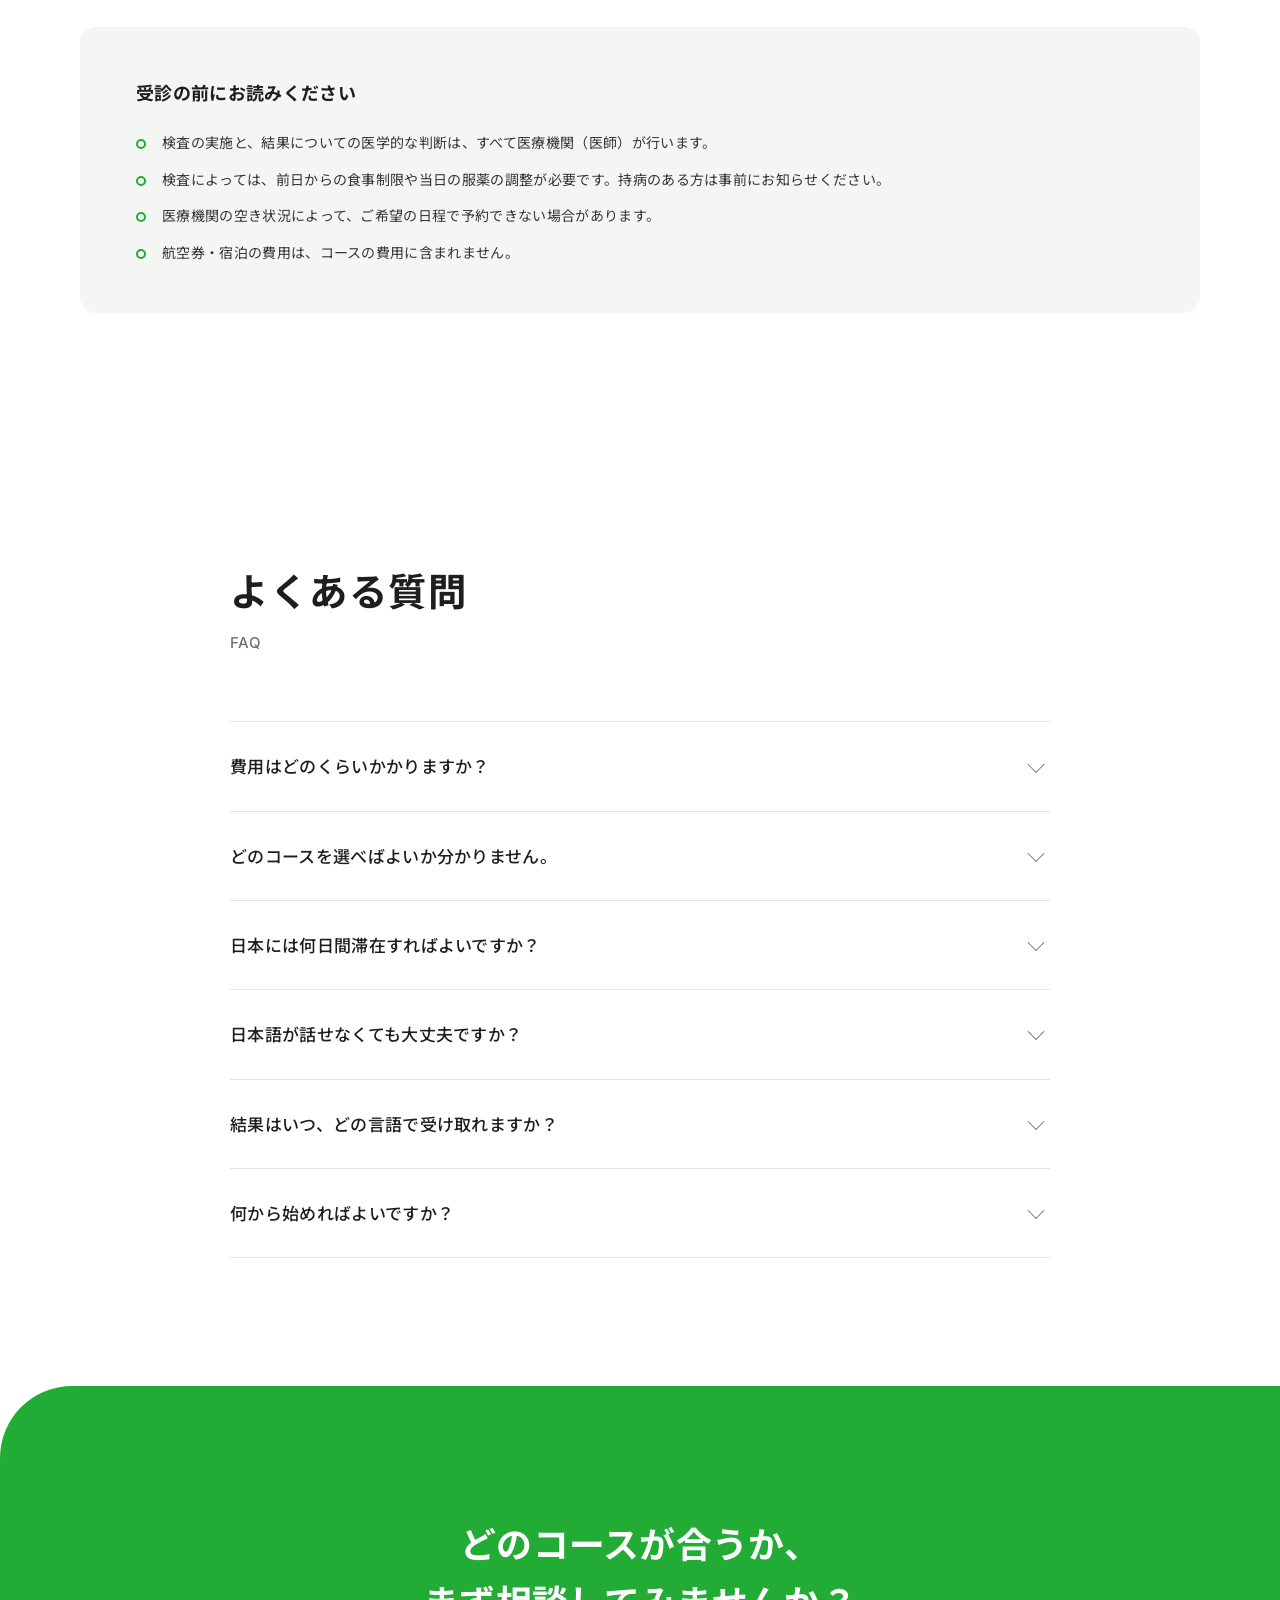
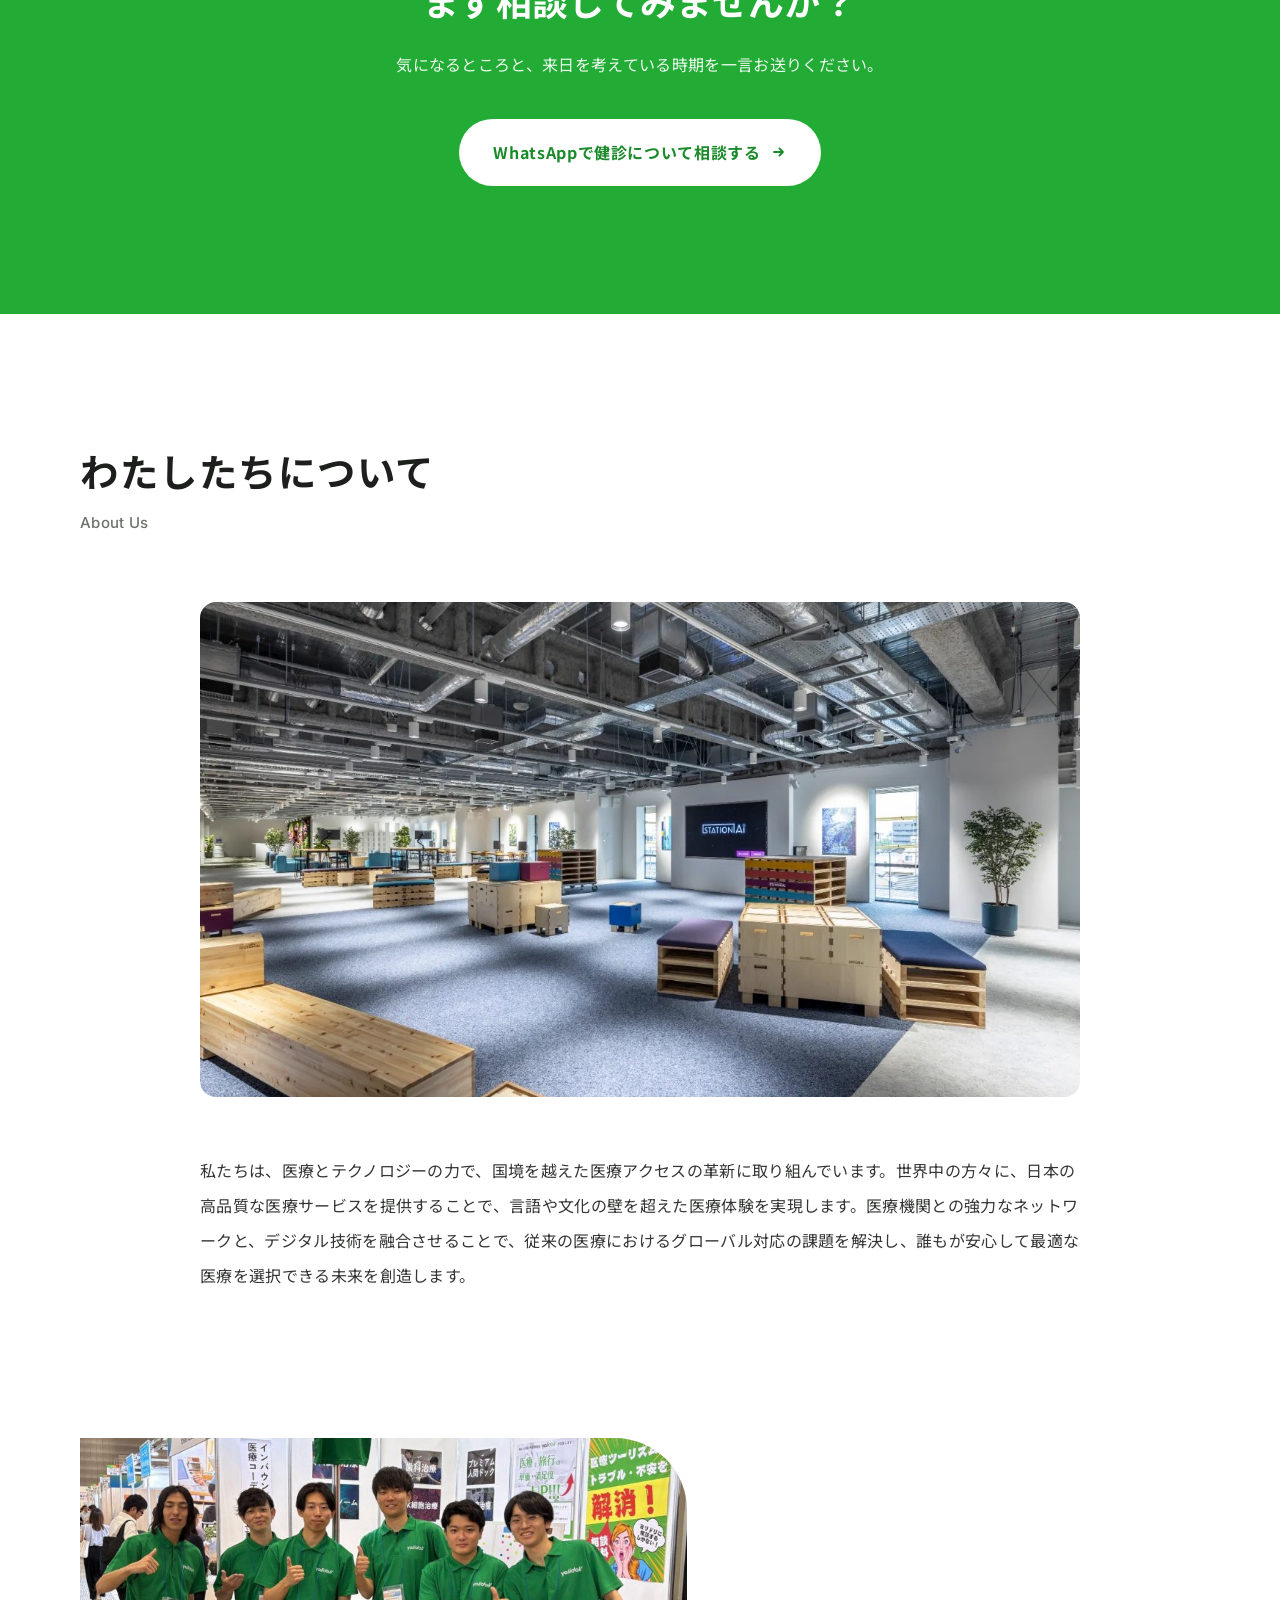
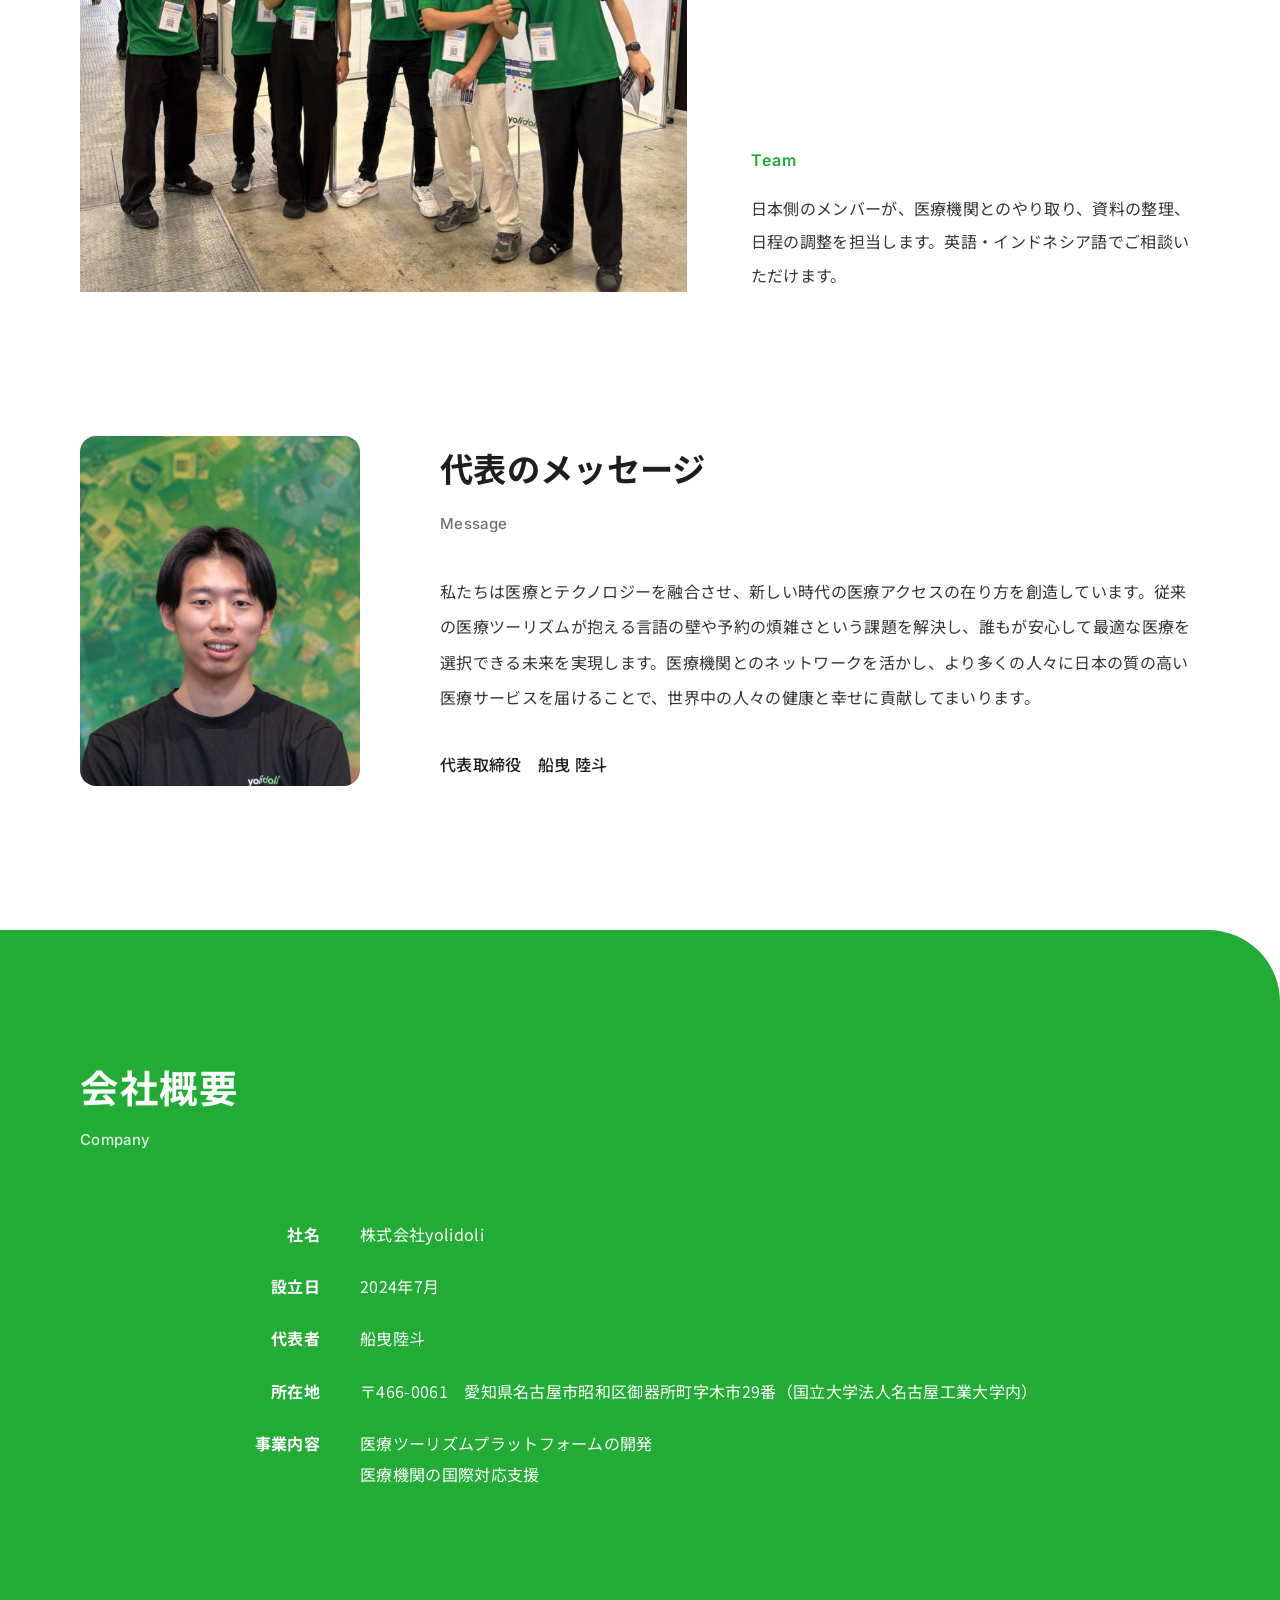
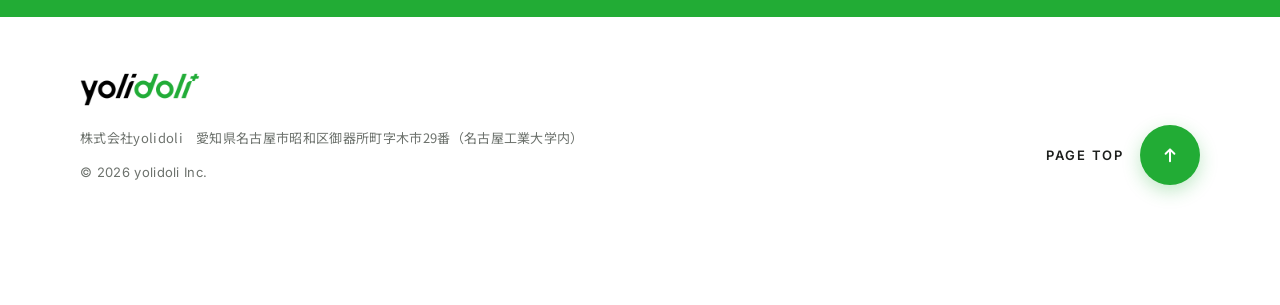
<file: mcu-01/ja/index.html>
<!doctype html>
<html lang="ja">
<head>
  <meta charset="utf-8">
<meta name="robots" content="noindex">
  <meta name="viewport" content="width=device-width, initial-scale=1">
  <title>日本で受ける人間ドックを、検査選びから結果まで。 | yolidoli</title>
  <meta name="description" content="海外在住の方が日本で健診・人間ドックを受けられるように。株式会社yolidoliがコース選びから予約、当日の通訳、結果の翻訳までを支援します。">
  <link rel="preconnect" href="https://fonts.googleapis.com">
  <link rel="preconnect" href="https://fonts.gstatic.com" crossorigin>
  <link href="https://fonts.googleapis.com/css2?family=Inter:wght@400;500;600&family=Noto+Sans+JP:wght@400;500;700&display=swap" rel="stylesheet">
  <link rel="stylesheet" href="style.css?v=20261013b">
</head>
<body>

  <!-- ヘッダー: 写真の上では白×緑ロゴ、白地に入ると黒×緑ロゴ -->
  <header class="header" id="header">
    <a href="#top" class="header__logo" aria-label="yolidoli">
      <img src="../../_shared/assets/logo-light.png" alt="yolidoli" class="logo logo--light">
      <img src="../../_shared/assets/logo-dark.png" alt="" class="logo logo--dark" aria-hidden="true">
    </a>
    <nav class="header__nav" aria-label="ページ内リンク">
      <a href="#courses">コース</a>
      <a href="#flow">ご利用の流れ</a>
      <a href="#faq">よくある質問</a>
      <a href="#about">私たちについて</a>
    </nav>
    <div class="lang" aria-label="言語"><a href="../ja/" aria-current="page" lang="ja">日本語</a><a href="../en/" lang="en">EN</a><a href="../id/" lang="id">ID</a></div>
    <a href="#" class="btn btn--small js-wa">WhatsAppで相談<svg class="btn__arrow" viewBox="0 0 16 16" aria-hidden="true"><path d="M3 8h9M8.5 4.5 12 8l-3.5 3.5" fill="none" stroke="currentColor" stroke-width="1.8" stroke-linecap="round" stroke-linejoin="round"/></svg></a>
  </header>

  <!-- ヒーロー: 写真を画面いっぱいに固定（SO と同じ架空の病院の写真） -->
  <div class="hero" id="top">
    <div class="hero__photo" role="img" aria-label="日本の病院の外観（イメージ）"></div>
    <div class="hero__scrim"></div>
    <div class="hero__body">
      <p class="hero__eyebrow">海外在住の方向け｜日本での健診・人間ドック手配サポート</p>
      <h1 class="hero__title">日本で受ける人間ドックを、<br>検査選びから結果まで。</h1>
      <p class="hero__promise">最初のご相談から受診、結果のお届けまで。<br>yolidoliが一貫して伴走します。</p>
      <p class="hero__lead">目的とご予算に合うコース選び、医療機関の予約、受診前のご案内、当日の通訳、日本語の結果の翻訳まで。一連の流れを、すべてサポートします。</p>
      <a href="#" class="btn js-wa">WhatsAppで相談する<svg class="btn__arrow" viewBox="0 0 16 16" aria-hidden="true"><path d="M3 8h9M8.5 4.5 12 8l-3.5 3.5" fill="none" stroke="currentColor" stroke-width="1.8" stroke-linecap="round" stroke-linejoin="round"/></svg></a>
      <p class="hero__note">「どのコースが合うか分からない」という段階でも大丈夫です。</p>
    </div>
    <p class="hero__credit">写真はイメージです</p>
  </div>
  <div class="hero-spacer" aria-hidden="true"></div>

  <main class="content">

    <!-- 選べるコース（内容と期間） -->
    <section class="section section--first" id="courses">
      <div class="container">
        <div class="heading reveal">
          <h2>選べるコース</h2>
          <p class="heading__en">Courses</p>
        </div>
        <p class="lead reveal">所要時間の短い順に並べています。検査内容は一例で、ご希望に合わせて追加・変更できます。</p>
        <div class="allcourse reveal">
          <p class="allcourse__label">全コース共通</p>
          <p class="allcourse__text"><strong>結果の翻訳つき。</strong>日本語で届く健診結果を、yolidoliが英語・インドネシア語に翻訳してお渡しします。</p>
        </div>
        <ol class="courses">
          <li class="course reveal">
            <div class="course__time"><span class="course__dur">約3時間</span><span class="course__unit">About 3 hours</span></div>
            <div class="course__body">
              <h3>基本の人間ドック</h3>
              <p class="course__desc">血液・尿・画像検査を中心に、全身の状態をひととおり確認します。初めて日本で健診を受ける方に。</p>
              <p class="course__exams">身体測定・血液／尿検査・胸部X線・心電図・腹部超音波 など</p>
              <p class="course__place">受診先の例：健診会 東京メディカルクリニック（東京都北区）</p>
            </div>
          </li>
          <li class="course reveal">
            <div class="course__time"><span class="course__dur">半日</span><span class="course__unit">Half day</span></div>
            <div class="course__body">
              <h3>胃・大腸の内視鏡ドック</h3>
              <p class="course__desc">胃と大腸の内視鏡を同じ日に受けられます。消化器のがんが気になる方に。</p>
              <p class="course__exams">胃内視鏡・大腸内視鏡・腫瘍マーカー・血液検査・腹部超音波 など</p>
              <p class="course__place">受診先の例：<a href="https://www.gutclinic-tokyo.jp/dock/" target="_blank" rel="noopener">東京胃腸肛門内視鏡クリニック</a>（東京都千代田区・神田）</p>
            </div>
          </li>
          <li class="course reveal">
            <div class="course__time"><span class="course__dur">1日</span><span class="course__unit">One day</span></div>
            <div class="course__body">
              <h3>MRI中心の全身ドック</h3>
              <p class="course__desc">内視鏡を使わず、MRIや超音波で全身を調べます。内視鏡に抵抗がある方に。</p>
              <p class="course__exams">腹部MRI・心臓超音波・腫瘍マーカー・血液検査 など（脳MRI・胸部CTを加えるコースもあります）</p>
              <p class="course__place">受診先の例：クリントエグゼクリニック（東京都港区・虎ノ門）</p>
            </div>
          </li>
          <li class="course reveal">
            <div class="course__time"><span class="course__dur">1日</span><span class="course__unit">One day</span></div>
            <div class="course__body">
              <h3>精密人間ドック</h3>
              <p class="course__desc">内視鏡・脳MRI・CTを1日で受けられる精密なコースです。多言語に対応した健診専門の施設で受診します。</p>
              <p class="course__exams">胃内視鏡・脳MRI／MRA・胸部CT・腹部超音波・血液検査 など</p>
              <p class="course__place">受診先の例：<a href="https://timc-tokyo.com/" target="_blank" rel="noopener">TIMC TOKYO</a>（東京都江東区・豊洲）</p>
            </div>
          </li>
          <li class="course reveal">
            <div class="course__time"><span class="course__dur">2日</span><span class="course__unit">Two days</span></div>
            <div class="course__body">
              <h3>PET-CTを含む最上位の精密健診</h3>
              <p class="course__desc">PET-CT・MRI・内視鏡までを2日間で受ける、最も精密なコースです。個室でお過ごしいただけ、通訳も含まれます。</p>
              <p class="course__exams">PET-CT・胸部CT・MRI／MRA・胃／大腸内視鏡・腫瘍マーカー など</p>
              <p class="course__place">受診先の例：<a href="https://haneda.fujita-hu.ac.jp/" target="_blank" rel="noopener">藤田医科大学 羽田クリニック</a>（東京都大田区・羽田空港の近く）</p>
            </div>
          </li>
        </ol>
        <div class="course-extra reveal">
          <p class="course-extra__label">目的別のコース</p>
          <p><strong>心臓・血管ドック</strong>　心臓や血管の状態を重点的に調べます。受診先の例：<a href="https://www.cvi.or.jp/" target="_blank" rel="noopener">心臓血管研究所付属病院</a>（東京都港区）</p>
        </div>
        <div class="price reveal">
          <p class="price__label">費用の目安</p>
          <p class="price__num">約9万円〜140万円</p>
          <p class="price__note">コース・オプション・通訳の有無によって変わり、同じコースでも10万円前後変わることがあります。あくまで目安です。100万円を超える精密なコースは、ご希望を伺ってからご案内します。予約の前に、必ず確定額をお伝えします。</p>
        </div>
      </div>
    </section>

    <!-- 受診当日のイメージ -->
    <section class="section section--soft" id="day">
      <div class="container day">
        <div class="reveal">
          <div class="heading">
            <h2>受診当日の<br>イメージ</h2>
            <p class="heading__en">A day of your check-up</p>
          </div>
          <p class="day__intro">半日のコースの一例です。朝に受付をして、お昼すぎには終わります。当日は通訳が付き添い、検査の案内や医師とのやり取りをお手伝いします。</p>
          <p class="small">時間・検査の順番は、医療機関とコースによって異なります。</p>
        </div>
        <ol class="schedule reveal">
          <li><span class="schedule__time">前日</span><div><h3>夕食は早めに</h3><p>検査の前は食事の制限があります。前日のうちに、yolidoliから注意点をお送りします</p></div></li>
          <li><span class="schedule__time">8:30</span><div><h3>受付・通訳と合流</h3><p>病院で通訳と待ち合わせ、受付と着替えを済ませます</p></div></li>
          <li><span class="schedule__time">9:00</span><div><h3>問診・身体測定・採血</h3><p>最初に基本的な検査を受けます</p></div></li>
          <li><span class="schedule__time">10:00</span><div><h3>画像検査・内視鏡など</h3><p>コースに含まれる検査を順番に受けます</p></div></li>
          <li><span class="schedule__time">12:00</span><div><h3>休憩・当日の説明</h3><p>医療機関によっては、その日に分かる範囲の説明があります</p></div></li>
          <li><span class="schedule__time">13:00</span><div><h3>終了</h3><p>午後は自由にお過ごしいただけます</p></div></li>
        </ol>
      </div>
    </section>

    <!-- こんな方 -->
    <section class="section" id="for">
      <div class="container prep reveal">
        <div class="heading">
          <h2>こんな方のための<br>サービスです</h2>
          <p class="heading__en">For you</p>
        </div>
        <ul class="dots">
          <li>日本で健診・人間ドックを受けてみたい</li>
          <li>どの検査を受ければよいか分からない</li>
          <li>予約や医療機関とのやり取りを任せたい</li>
          <li>費用・日程・検査内容を先に確認したい</li>
          <li>日本への滞在に合わせて健診を組み込みたい</li>
        </ul>
      </div>
    </section>

    <!-- これまでに連携した医療機関 -->
    <section class="section section--soft hospitals" id="hospitals">
      <div class="container">
        <div class="heading heading--center reveal">
          <h2>これまでに連携した医療機関</h2>
          <p class="heading__en">Hospitals</p>
        </div>
        <ul class="hospitals__list reveal">
          <li><a href="https://hospital.fujita-hu.ac.jp/en/" target="_blank" rel="noopener" aria-label="藤田医科大学病院の公式サイト（新しいタブで開きます）"><img src="../../_shared/assets/hospitals/fujita-hospital.png" alt="藤田医科大学病院" loading="lazy"></a></li>
          <li><a href="https://www.saichu.jp/english/home/" target="_blank" rel="noopener" aria-label="東京都済生会中央病院の公式サイト（新しいタブで開きます）"><img src="../../_shared/assets/hospitals/saiseikai-chuo.png" alt="東京都済生会中央病院" loading="lazy"></a></li>
          <li><a href="https://www.tmd.ac.jp/english/hospitals/" target="_blank" rel="noopener" aria-label="東京科学大学病院の公式サイト（新しいタブで開きます）"><img src="../../_shared/assets/hospitals/science-tokyo-hospital.png" alt="東京科学大学病院" loading="lazy"></a></li>
          <li><a href="https://www.hp.heart.or.jp/" target="_blank" rel="noopener" aria-label="榊原記念病院の公式サイト（新しいタブで開きます）"><img src="../../_shared/assets/hospitals/sakakibara-heart.png" alt="榊原記念病院" loading="lazy"></a></li>
          <li><a href="https://www.ho.chiba-u.ac.jp/" target="_blank" rel="noopener" aria-label="千葉大学医学部附属病院の公式サイト（新しいタブで開きます）"><img src="../../_shared/assets/hospitals/chiba-university-hospital.png" alt="千葉大学医学部附属病院" loading="lazy"></a></li>
          <li><a href="https://www.hosp.jihs.go.jp/en/" target="_blank" rel="noopener" aria-label="国立国際医療センター（JIHS）の公式サイト（新しいタブで開きます）"><img src="../../_shared/assets/hospitals/ncgm-jihs.png" alt="国立国際医療センター（JIHS）" loading="lazy"></a></li>
        </ul>
      </div>
    </section>

    <!-- ご利用の流れ -->
    <section class="section" id="flow">
      <div class="container">
        <div class="heading reveal">
          <h2>ご利用の流れ</h2>
          <p class="heading__en">Flow</p>
        </div>
        <ol class="steps reveal" id="steps">
          <li><span class="steps__num">01</span><h3>WhatsAppでご連絡</h3><p>気になるところと、来日を考えている時期を一言お送りください</p></li>
          <li><span class="steps__num">02</span><h3>ヒアリング</h3><p>年齢・気になる症状や部位・ご予算・滞在の日程を、yolidoliが伺います</p></li>
          <li><span class="steps__num">03</span><h3>コースと概算費用のご提案</h3><p>条件に合うコースを、いくつかの選択肢から比べられるようにご案内します</p></li>
          <li><span class="steps__num">04</span><h3>予約</h3><p>確定額をご案内し、ご了承いただいてから、yolidoliが医療機関の予約を取ります</p></li>
          <li><span class="steps__num">05</span><h3>受診前のご案内</h3><p>前日の食事、持ち物、当日の集合場所をお知らせします</p></li>
          <li><span class="steps__num">06</span><h3>来日・受診</h3><p>当日は通訳が付き添い、受付から検査まで一緒に進みます</p></li>
          <li><span class="steps__num">07</span><h3>結果のお届け</h3><p>結果は後日、日本語で届きます（1か月ほどかかることがあります）。全コースで、yolidoliが英語・インドネシア語に翻訳してお渡しします</p></li>
          <li><span class="steps__num">08</span><h3>その後のご相談</h3><p>結果で気になる点があれば、日本での精密検査や<a href="../../so-01/ja/" class="inline-link">セカンドオピニオン</a>のご相談もお手伝いします</p></li>
        </ol>
      </div>
    </section>

    <!-- 注意事項 -->
    <section class="section section--tight">
      <div class="container">
        <div class="notice reveal">
          <h2>受診の前にお読みください</h2>
          <ul class="dots dots--small">
            <li>検査の実施と、結果についての医学的な判断は、すべて医療機関（医師）が行います。</li>
            <li>検査によっては、前日からの食事制限や当日の服薬の調整が必要です。持病のある方は事前にお知らせください。</li>
            <li>医療機関の空き状況によって、ご希望の日程で予約できない場合があります。</li>
            <li>航空券・宿泊の費用は、コースの費用に含まれません。</li>
          </ul>
        </div>
      </div>
    </section>

    <!-- FAQ -->
    <section class="section" id="faq">
      <div class="container container--narrow">
        <div class="heading reveal">
          <h2>よくある質問</h2>
          <p class="heading__en">FAQ</p>
        </div>
        <div class="faq reveal">
          <details><summary>費用はどのくらいかかりますか？</summary><div class="faq__panel"><p>目安は約9万円〜140万円です。コース・オプション・通訳の有無によって変わり、同じコースでも10万円前後変わることがあります。100万円を超える精密なコースは、ご希望を伺ってからご案内します。予約の前に、必ず確定額をお伝えします。</p></div></details>
          <details><summary>どのコースを選べばよいか分かりません。</summary><div class="faq__panel"><p>気になる部位・年齢・ご予算を伺い、合うコースをご提案します。「よく分からない」という段階でのご相談で大丈夫です。</p></div></details>
          <details><summary>日本には何日間滞在すればよいですか？</summary><div class="faq__panel"><p>多くのコースは半日〜1日で終わります。2日間のコースや、追加の検査を受ける場合は、もう少し長い滞在をおすすめすることがあります。</p></div></details>
          <details><summary>日本語が話せなくても大丈夫ですか？</summary><div class="faq__panel"><p>ご相談から予約まで、英語・インドネシア語で対応します。受診当日は通訳が付き添います。</p></div></details>
          <details><summary>結果はいつ、どの言語で受け取れますか？</summary><div class="faq__panel"><p>結果は医療機関から日本語で届き、1か月ほどかかることがあります。どのコースでも、yolidoliが英語・インドネシア語に翻訳してお渡しします（翻訳の費用はコースに含まれます）。</p></div></details>
          <details><summary>何から始めればよいですか？</summary><div class="faq__panel"><p>WhatsAppで、気になるところと来日を考えている時期を一言お送りください。それだけで大丈夫です。</p></div></details>
        </div>
      </div>
    </section>

    <!-- 最後の CTA -->
    <div class="cta-wrap">
    <section class="cta">
      <div class="container reveal">
        <h2>どのコースが合うか、<br>まず相談してみませんか？</h2>
        <p>気になるところと、来日を考えている時期を一言お送りください。</p>
        <a href="#" class="btn btn--white js-wa">WhatsAppで健診について相談する<svg class="btn__arrow" viewBox="0 0 16 16" aria-hidden="true"><path d="M3 8h9M8.5 4.5 12 8l-3.5 3.5" fill="none" stroke="currentColor" stroke-width="1.8" stroke-linecap="round" stroke-linejoin="round"/></svg></a>
      </div>
    </section>
    </div>

    <!-- 私たちについて（コーポレートサイトの構成を参考） -->
    <section class="section about" id="about">
      <div class="container">
        <div class="heading reveal">
          <h2>わたしたちについて</h2>
          <p class="heading__en">About Us</p>
        </div>
        <figure class="about__office reveal">
          <img src="../../_shared/assets/office.jpg" alt="STATION Ai のオフィス" loading="lazy">
        </figure>
        <p class="about__text reveal">私たちは、医療とテクノロジーの力で、国境を越えた医療アクセスの革新に取り組んでいます。世界中の方々に、日本の高品質な医療サービスを提供することで、言語や文化の壁を超えた医療体験を実現します。医療機関との強力なネットワークと、デジタル技術を融合させることで、従来の医療におけるグローバル対応の課題を解決し、誰もが安心して最適な医療を選択できる未来を創造します。</p>

        <div class="about__team reveal">
          <figure>
            <img src="../../_shared/assets/team-crop.jpg" alt="展示会のyolidoliブース前に立つメンバー" loading="lazy">
          </figure>
          <div class="about__team-text">
            <p class="about__team-label">Team</p>
            <p>日本側のメンバーが、医療機関とのやり取り、資料の整理、日程の調整を担当します。英語・インドネシア語でご相談いただけます。</p>
          </div>
        </div>

        <div class="message">
          <figure class="message__photo reveal">
            <img src="../../_shared/assets/ceo.jpg" alt="代表取締役 船曳陸斗" loading="lazy">
          </figure>
          <div class="message__body reveal">
            <h3>代表のメッセージ</h3>
            <p class="heading__en">Message</p>
            <p>私たちは医療とテクノロジーを融合させ、新しい時代の医療アクセスの在り方を創造しています。従来の医療ツーリズムが抱える言語の壁や予約の煩雑さという課題を解決し、誰もが安心して最適な医療を選択できる未来を実現します。医療機関とのネットワークを活かし、より多くの人々に日本の質の高い医療サービスを届けることで、世界中の人々の健康と幸せに貢献してまいります。</p>
            <p class="message__name">代表取締役　船曳 陸斗</p>
          </div>
        </div>
      </div>

      <div class="company reveal">
        <div class="container">
          <div class="heading heading--light">
            <h2>会社概要</h2>
            <p class="heading__en">Company</p>
          </div>
          <dl class="company__table">
            <div><dt>社名</dt><dd>株式会社yolidoli</dd></div>
            <div><dt>設立日</dt><dd>2024年7月</dd></div>
            <div><dt>代表者</dt><dd>船曳陸斗</dd></div>
            <div><dt>所在地</dt><dd>〒466-0061　愛知県名古屋市昭和区御器所町字木市29番（国立大学法人名古屋工業大学内）</dd></div>
            <div><dt>事業内容</dt><dd>医療ツーリズムプラットフォームの開発<br>医療機関の国際対応支援</dd></div>
          </dl>
        </div>
      </div>
    </section>


    <footer class="footer">
      <div class="container footer__row">
        <div class="footer__inner">
          <img src="../../_shared/assets/logo-dark.png" alt="yolidoli" class="footer__logo">
          <p>株式会社yolidoli　愛知県名古屋市昭和区御器所町字木市29番（名古屋工業大学内）</p>
          <p class="footer__copy">© 2026 yolidoli Inc.</p>
        </div>
        <a href="#top" class="totop" aria-label="ページの先頭へ戻る">
          <span class="totop__label">Page top</span>
          <span class="totop__circle"><svg viewBox="0 0 16 16" aria-hidden="true"><path d="M8 13V3.5M4.5 7 8 3.5 11.5 7" fill="none" stroke="currentColor" stroke-width="1.6" stroke-linecap="round" stroke-linejoin="round"/></svg></span>
        </a>
      </div>
    </footer>
  </main>

  <a href="#" class="sticky-wa js-wa">WhatsAppで相談する</a>

  <script src="main.js?v=20261015logo"></script>
</body>
</html>
</file>
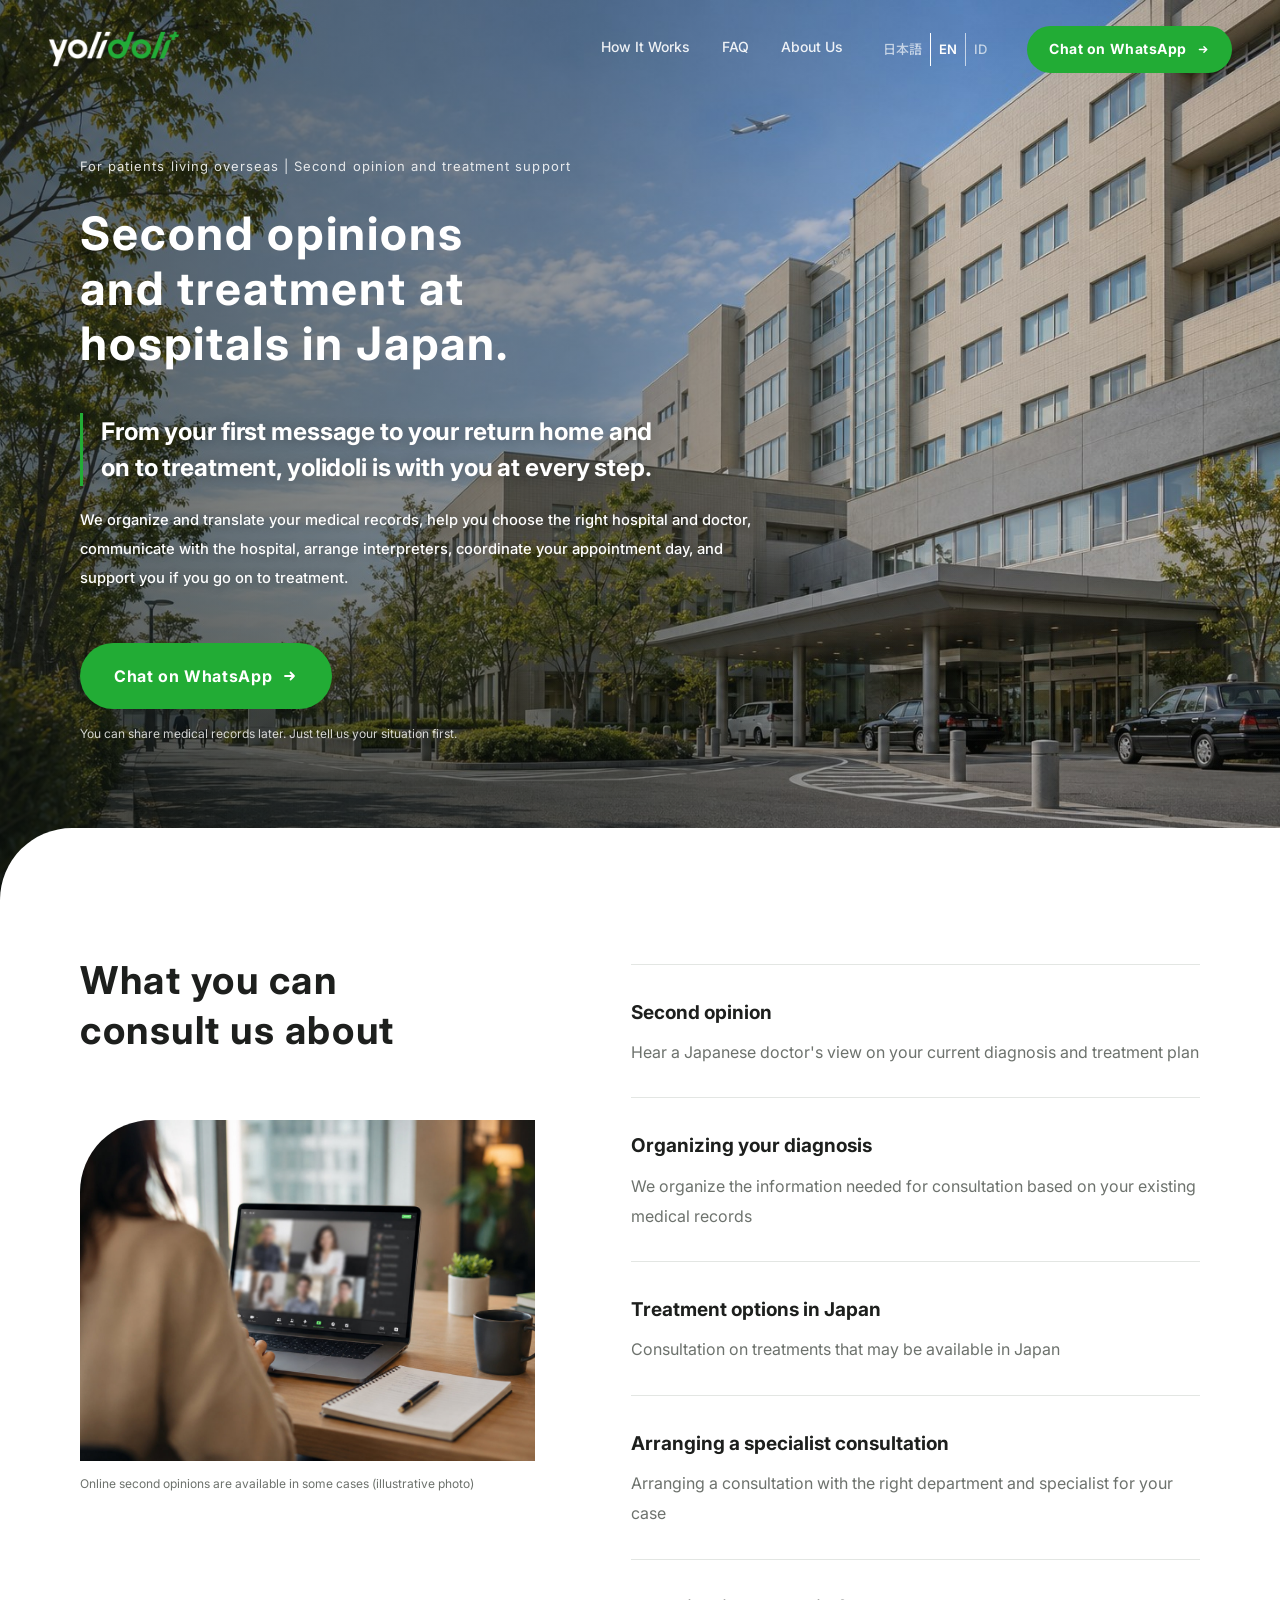
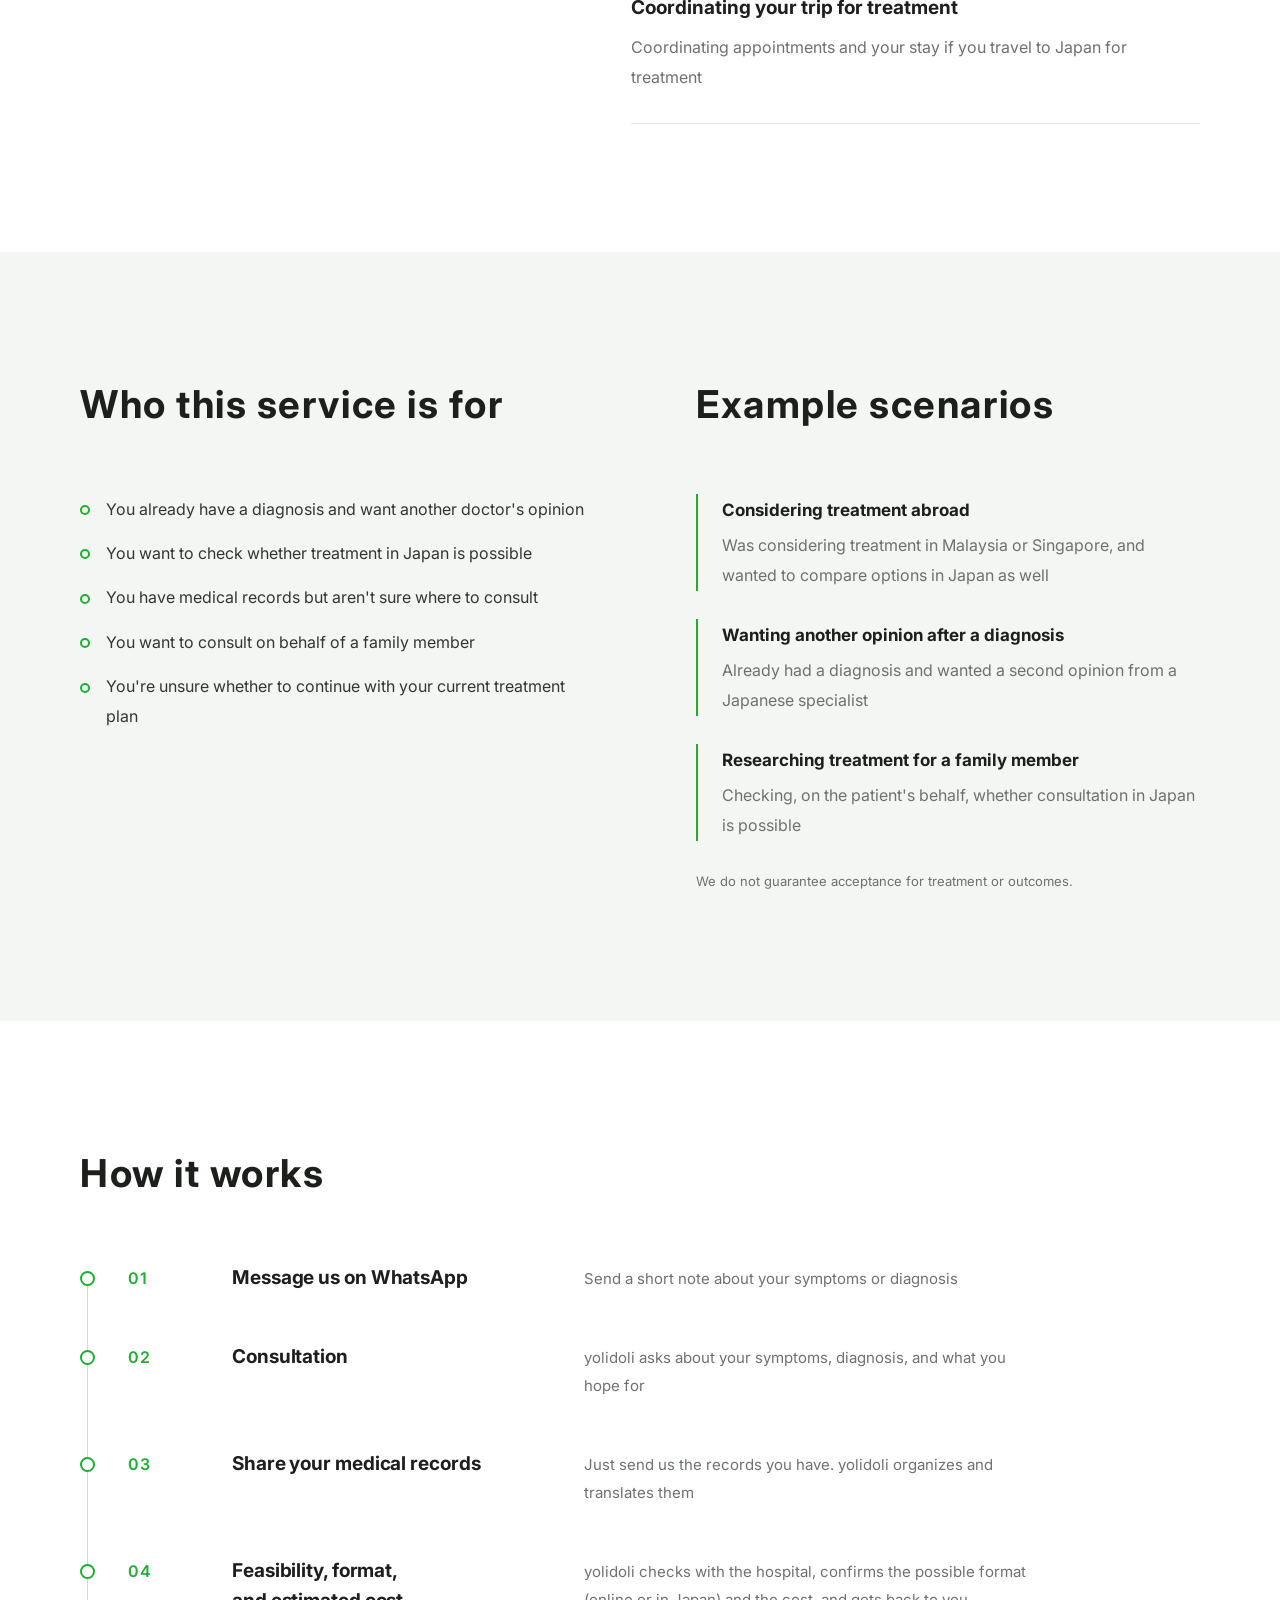
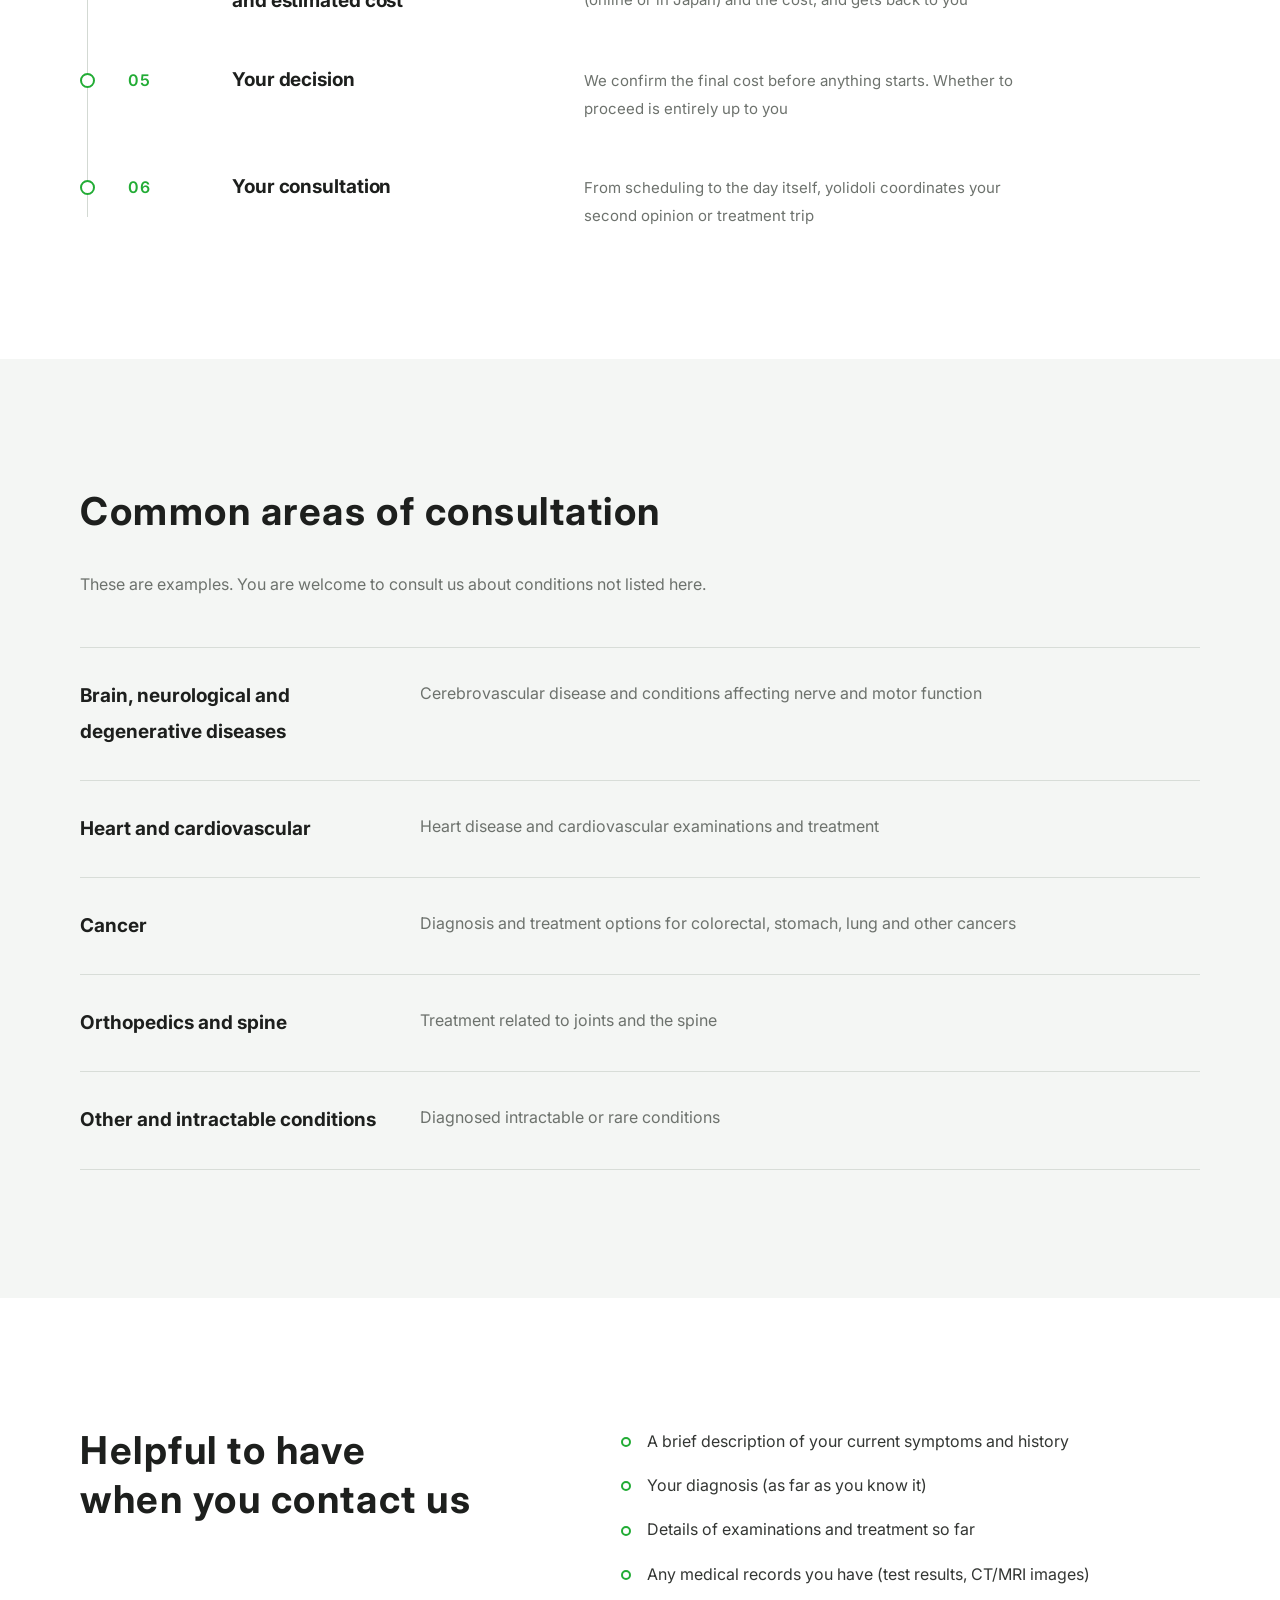
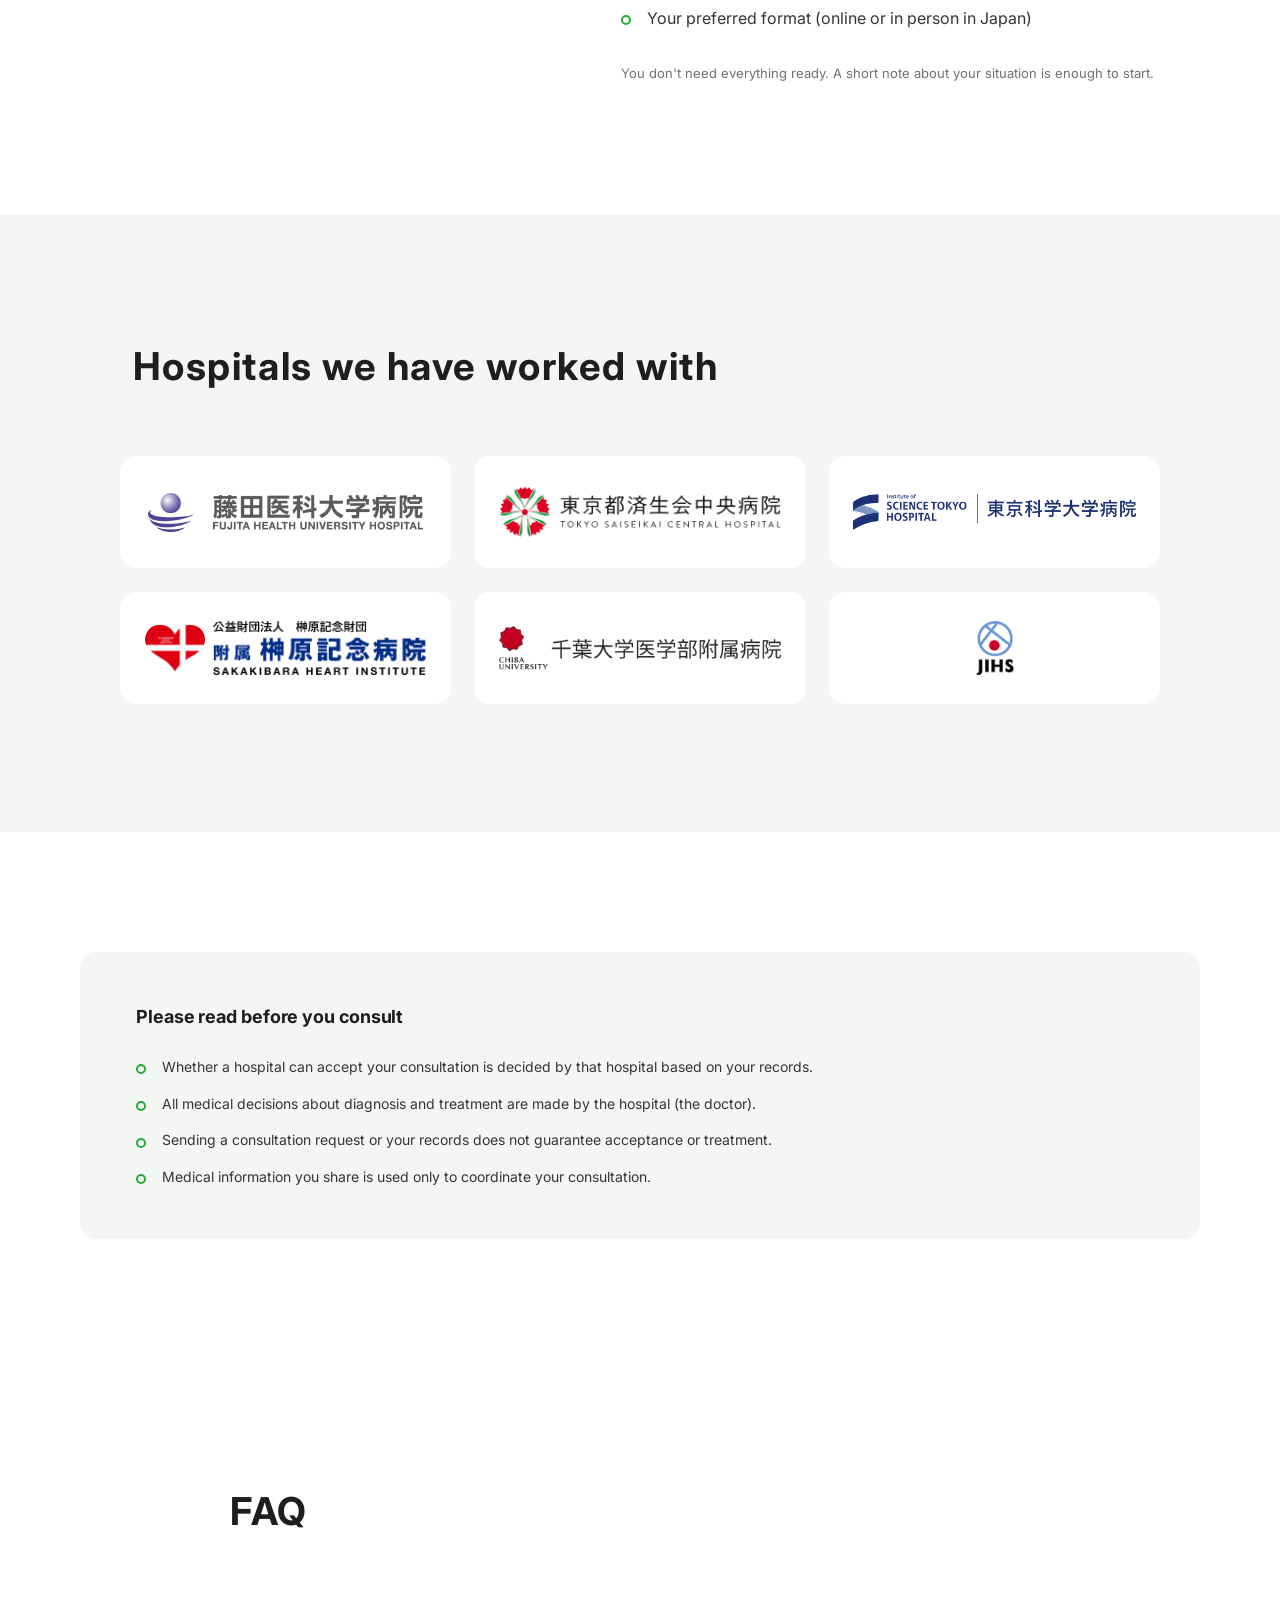
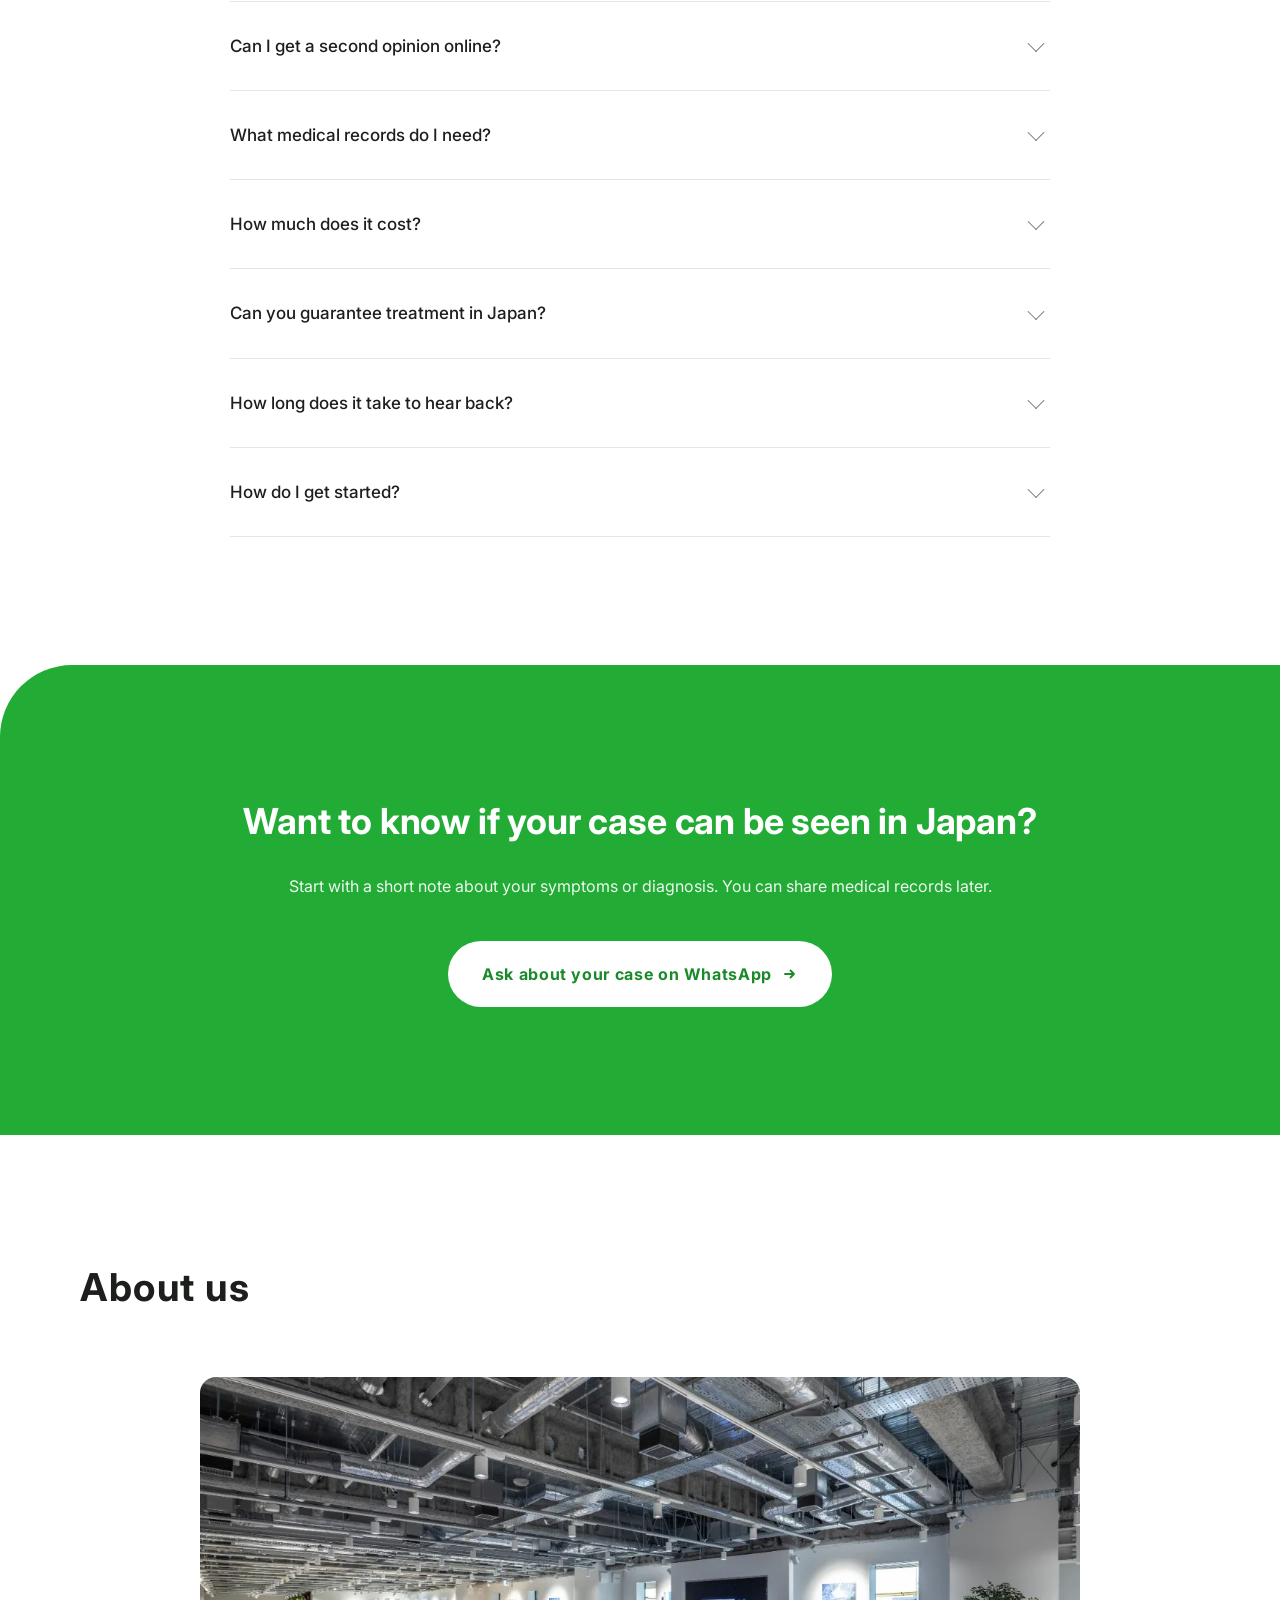
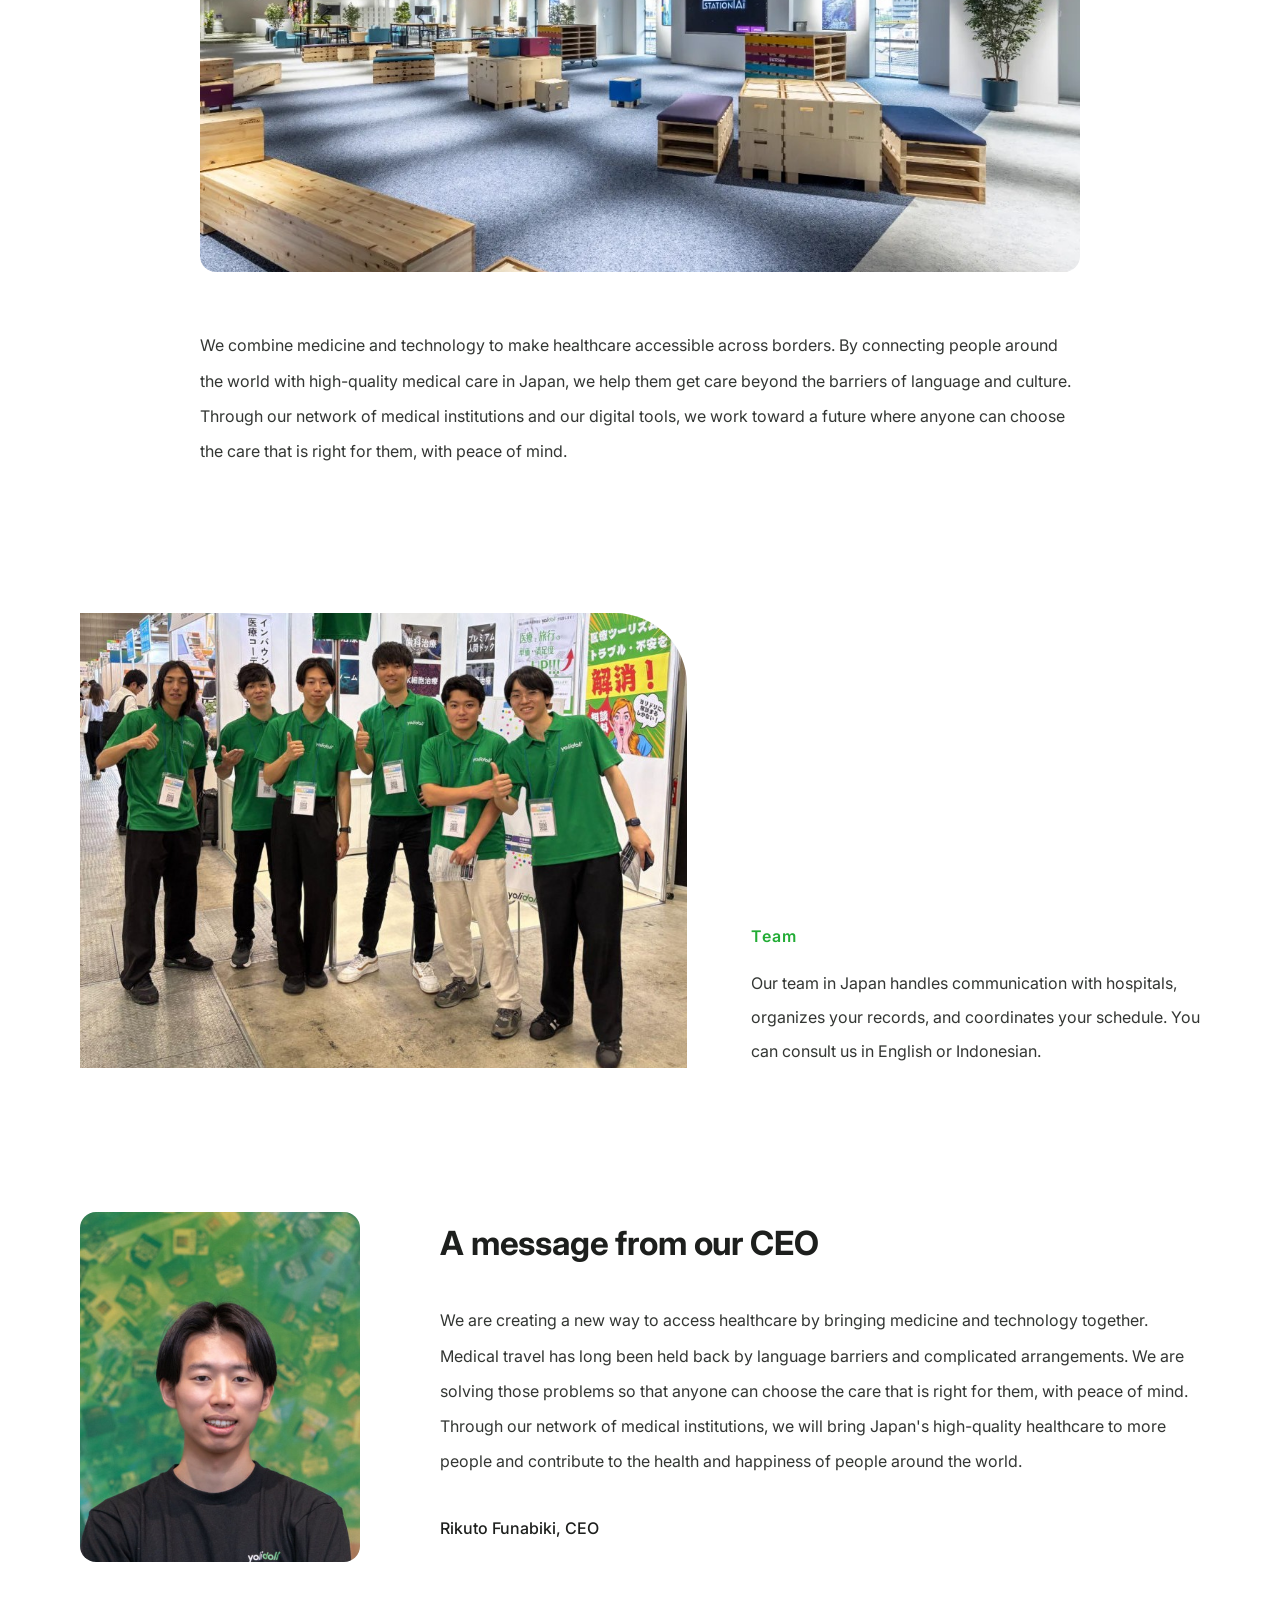
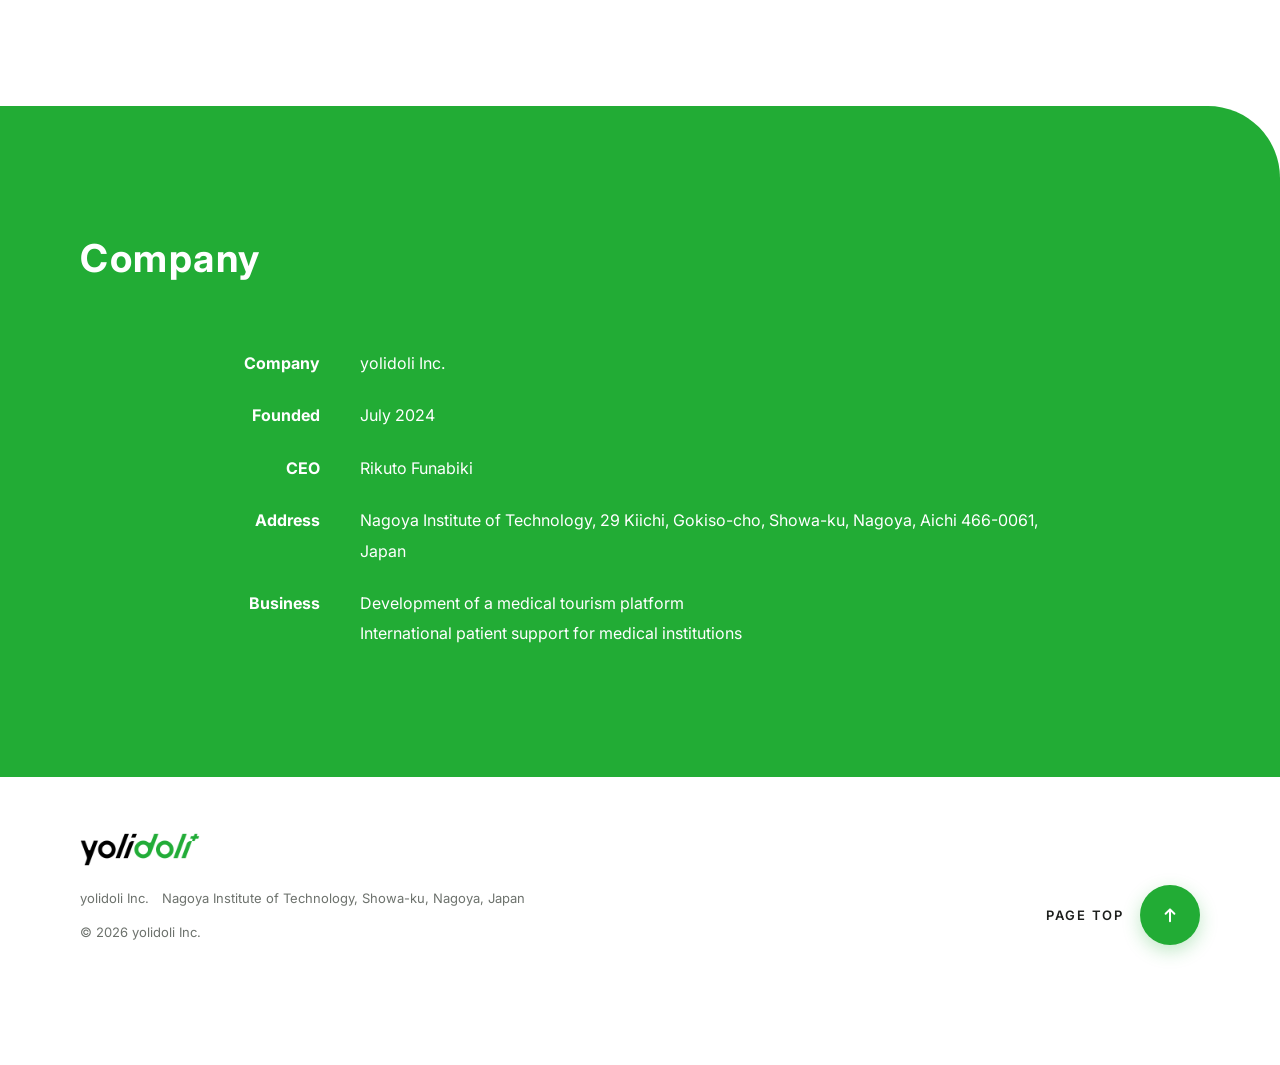
<file: so-01/en/index.html>
<!doctype html>
<html lang="en">
<head>
  <meta charset="utf-8">
<meta name="robots" content="noindex">
  <meta name="viewport" content="width=device-width, initial-scale=1">
  <title>Second Opinions and Treatment at Hospitals in Japan | yolidoli</title>
  <meta name="description" content="From your first message to your return home, yolidoli, a Japanese company, supports your second opinion or treatment in Japan: medical records, choosing a hospital and doctor, interpreters, and treatment if you go ahead.">
  <link rel="preconnect" href="https://fonts.googleapis.com">
  <link rel="preconnect" href="https://fonts.gstatic.com" crossorigin>
  <link href="https://fonts.googleapis.com/css2?family=Inter:wght@400;500;600&family=Noto+Sans+JP:wght@400;500;700&display=swap" rel="stylesheet">
  <link rel="stylesheet" href="style.css?v=20261015wa">
</head>
<body>

  <!-- ヘッダー: 写真の上では白×緑ロゴ、白地に入ると黒×緑ロゴ -->
  <header class="header" id="header">
    <a href="#top" class="header__logo" aria-label="yolidoli">
      <img src="../../_shared/assets/logo-light.png" alt="yolidoli" class="logo logo--light">
      <img src="../../_shared/assets/logo-dark.png" alt="" class="logo logo--dark" aria-hidden="true">
    </a>
    <nav class="header__nav" aria-label="Page sections">
      <a href="#flow">How It Works</a>
      <a href="#faq">FAQ</a>
      <a href="#about">About Us</a>
    </nav>
    <div class="lang" aria-label="Language"><a href="../ja/" lang="ja">日本語</a><a href="../en/" aria-current="page" lang="en">EN</a><a href="../id/" lang="id">ID</a></div>
    <a href="#" class="btn btn--small js-wa">Chat on WhatsApp<svg class="btn__arrow" viewBox="0 0 16 16" aria-hidden="true"><path d="M3 8h9M8.5 4.5 12 8l-3.5 3.5" fill="none" stroke="currentColor" stroke-width="1.8" stroke-linecap="round" stroke-linejoin="round"/></svg></a>
  </header>

  <!-- ヒーロー: 写真を画面いっぱいに固定 -->
  <div class="hero" id="top">
    <div class="hero__photo" role="img" aria-label="Exterior of a hospital in Japan (illustrative)"></div>
    <div class="hero__scrim"></div>
    <div class="hero__body">
      <p class="hero__eyebrow">For patients living overseas | Second opinion and treatment support</p>
      <h1 class="hero__title">Second opinions and treatment at hospitals in Japan.</h1>
      <p class="hero__promise">From your first message to your return home and on to treatment, yolidoli is with you at every step.</p>
      <p class="hero__lead">We organize and translate your medical records, help you choose the right hospital and doctor, communicate with the hospital, arrange interpreters, coordinate your appointment day, and support you if you go on to treatment.</p>
      <a href="#" class="btn js-wa">Chat on WhatsApp<svg class="btn__arrow" viewBox="0 0 16 16" aria-hidden="true"><path d="M3 8h9M8.5 4.5 12 8l-3.5 3.5" fill="none" stroke="currentColor" stroke-width="1.8" stroke-linecap="round" stroke-linejoin="round"/></svg></a>
      <p class="hero__note">You can share medical records later. Just tell us your situation first.</p>
    </div>
    <p class="hero__credit">Illustrative photo</p>
  </div>
  <div class="hero-spacer" aria-hidden="true"></div>

  <main class="content">

    <!-- ご相談いただける内容 -->
    <section class="section section--first services" id="services">
      <div class="container services__grid">
        <div class="services__side">
          <div class="heading reveal">
            <h2>What you can consult us about</h2>
          </div>
          <figure class="services__photo reveal">
            <img src="../../_shared/assets/online-consult.jpg" alt="A patient in an online consultation (illustrative)" loading="lazy">
            <figcaption>Online second opinions are available in some cases (illustrative photo)</figcaption>
          </figure>
        </div>
        <dl class="rows reveal">
          <div><dt>Second opinion</dt><dd>Hear a Japanese doctor's view on your current diagnosis and treatment plan</dd></div>
          <div><dt>Organizing your diagnosis</dt><dd>We organize the information needed for consultation based on your existing medical records</dd></div>
          <div><dt>Treatment options in Japan</dt><dd>Consultation on treatments that may be available in Japan</dd></div>
          <div><dt>Arranging a specialist consultation</dt><dd>Arranging a consultation with the right department and specialist for your case</dd></div>
          <div><dt>Coordinating your trip for treatment</dt><dd>Coordinating appointments and your stay if you travel to Japan for treatment</dd></div>
        </dl>
      </div>
    </section>

    <!-- こんな方 / ご相談のイメージ -->
    <section class="section section--soft" id="for">
      <div class="container two-col">
        <div class="reveal">
          <div class="heading">
            <h2>Who this service is for</h2>
          </div>
          <ul class="dots">
            <li>You already have a diagnosis and want another doctor's opinion</li>
            <li>You want to check whether treatment in Japan is possible</li>
            <li>You have medical records but aren't sure where to consult</li>
            <li>You want to consult on behalf of a family member</li>
            <li>You're unsure whether to continue with your current treatment plan</li>
          </ul>
        </div>
        <div class="reveal">
          <div class="heading">
            <h2>Example scenarios</h2>
          </div>
          <ul class="cases">
            <li><strong>Considering treatment abroad</strong>Was considering treatment in Malaysia or Singapore, and wanted to compare options in Japan as well</li>
            <li><strong>Wanting another opinion after a diagnosis</strong>Already had a diagnosis and wanted a second opinion from a Japanese specialist</li>
            <li><strong>Researching treatment for a family member</strong>Checking, on the patient's behalf, whether consultation in Japan is possible</li>
          </ul>
          <p class="small">We do not guarantee acceptance for treatment or outcomes.</p>
        </div>
      </div>
    </section>

    <!-- ご利用の流れ -->
    <section class="section" id="flow">
      <div class="container">
        <div class="heading reveal">
          <h2>How it works</h2>
        </div>
        <ol class="steps reveal" id="steps">
          <li><span class="steps__num">01</span><h3>Message us on WhatsApp</h3><p>Send a short note about your symptoms or diagnosis</p></li>
          <li><span class="steps__num">02</span><h3>Consultation</h3><p>yolidoli asks about your symptoms, diagnosis, and what you hope for</p></li>
          <li><span class="steps__num">03</span><h3>Share your medical records</h3><p>Just send us the records you have. yolidoli organizes and translates them</p></li>
          <li><span class="steps__num">04</span><h3>Feasibility, format, and estimated cost</h3><p>yolidoli checks with the hospital, confirms the possible format (online or in Japan) and the cost, and gets back to you</p></li>
          <li><span class="steps__num">05</span><h3>Your decision</h3><p>We confirm the final cost before anything starts. Whether to proceed is entirely up to you</p></li>
          <li><span class="steps__num">06</span><h3>Your consultation</h3><p>From scheduling to the day itself, yolidoli coordinates your second opinion or treatment trip</p></li>
        </ol>
      </div>
    </section>

    <!-- 扱う分野 -->
    <section class="section section--soft" id="areas">
      <div class="container">
        <div class="heading reveal">
          <h2>Common areas of consultation</h2>
        </div>
        <p class="lead reveal">These are examples. You are welcome to consult us about conditions not listed here.</p>
        <dl class="areas reveal">
          <div><dt>Brain, neurological and degenerative diseases</dt><dd>Cerebrovascular disease and conditions affecting nerve and motor function</dd></div>
          <div><dt>Heart and cardiovascular</dt><dd>Heart disease and cardiovascular examinations and treatment</dd></div>
          <div><dt>Cancer</dt><dd>Diagnosis and treatment options for colorectal, stomach, lung and other cancers</dd></div>
          <div><dt>Orthopedics and spine</dt><dd>Treatment related to joints and the spine</dd></div>
          <div><dt>Other and intractable conditions</dt><dd>Diagnosed intractable or rare conditions</dd></div>
        </dl>
      </div>
    </section>

    <!-- あると助かる情報 -->
    <section class="section" id="preparation">
      <div class="container prep reveal">
        <div class="heading">
          <h2>Helpful to have when you contact us</h2>
        </div>
        <div>
          <ul class="dots">
            <li>A brief description of your current symptoms and history</li>
            <li>Your diagnosis (as far as you know it)</li>
            <li>Details of examinations and treatment so far</li>
            <li>Any medical records you have (test results, CT/MRI images)</li>
            <li>Your preferred format (online or in person in Japan)</li>
          </ul>
          <p class="small">You don't need everything ready. A short note about your situation is enough to start.</p>
        </div>
      </div>
    </section>

    <!-- これまでに連携した医療機関 -->
    <section class="section section--soft hospitals" id="hospitals">
      <div class="container">
        <div class="heading heading--center reveal">
          <h2>Hospitals we have worked with</h2>
        </div>
        <ul class="hospitals__list reveal">
          <li><a href="https://hospital.fujita-hu.ac.jp/en/" target="_blank" rel="noopener" aria-label="Fujita Health University Hospital website (opens in a new tab)"><img src="../../_shared/assets/hospitals/fujita-hospital.png" alt="Fujita Health University Hospital" loading="lazy"></a></li>
          <li><a href="https://www.saichu.jp/english/home/" target="_blank" rel="noopener" aria-label="Tokyo Saiseikai Central Hospital website (opens in a new tab)"><img src="../../_shared/assets/hospitals/saiseikai-chuo.png" alt="Tokyo Saiseikai Central Hospital" loading="lazy"></a></li>
          <li><a href="https://www.tmd.ac.jp/english/hospitals/" target="_blank" rel="noopener" aria-label="Institute of Science Tokyo Hospital website (opens in a new tab)"><img src="../../_shared/assets/hospitals/science-tokyo-hospital.png" alt="Institute of Science Tokyo Hospital" loading="lazy"></a></li>
          <li><a href="https://www.hp.heart.or.jp/" target="_blank" rel="noopener" aria-label="Sakakibara Heart Institute website (opens in a new tab)"><img src="../../_shared/assets/hospitals/sakakibara-heart.png" alt="Sakakibara Heart Institute" loading="lazy"></a></li>
          <li><a href="https://www.ho.chiba-u.ac.jp/" target="_blank" rel="noopener" aria-label="Chiba University Hospital website (opens in a new tab)"><img src="../../_shared/assets/hospitals/chiba-university-hospital.png" alt="Chiba University Hospital" loading="lazy"></a></li>
          <li><a href="https://www.hosp.jihs.go.jp/en/" target="_blank" rel="noopener" aria-label="JIHS Center Hospital (formerly NCGM) website (opens in a new tab)"><img src="../../_shared/assets/hospitals/ncgm-jihs.png" alt="JIHS Center Hospital (formerly NCGM)" loading="lazy"></a></li>
        </ul>
      </div>
    </section>

    <!-- 注意事項 -->
    <section class="section section--tight">
      <div class="container">
        <div class="notice reveal">
          <h2>Please read before you consult</h2>
          <ul class="dots dots--small">
            <li>Whether a hospital can accept your consultation is decided by that hospital based on your records.</li>
            <li>All medical decisions about diagnosis and treatment are made by the hospital (the doctor).</li>
            <li>Sending a consultation request or your records does not guarantee acceptance or treatment.</li>
            <li>Medical information you share is used only to coordinate your consultation.</li>
          </ul>
        </div>
      </div>
    </section>

    <!-- FAQ -->
    <section class="section" id="faq">
      <div class="container container--narrow">
        <div class="heading reveal">
          <h2>FAQ</h2>
        </div>
        <div class="faq reveal">
          <details><summary>Can I get a second opinion online?</summary><div class="faq__panel"><p>It depends on your case and the hospital, but online consultations are possible in some cases. Please tell us your situation first.</p></div></details>
          <details><summary>What medical records do I need?</summary><div class="faq__panel"><p>A medical report, test results, and CT/MRI images help things go smoothly. Please reach out even if you don't have everything.</p></div></details>
          <details><summary>How much does it cost?</summary><div class="faq__panel"><div class="faq__body"><p>Costs depend on your case, the format, and the hospital. As a guide:</p><ul class="dots dots--small"><li>Easy-to-start options such as an online second opinion: from around ¥100,000</li><li>We also offer full-support plans that cover an in-person visit to Japan, an interpreter at your side, and transfers</li></ul><p>We always confirm the final cost before anything starts, and proceed only after you agree.</p></div></div></details>
          <details><summary>Can you guarantee treatment in Japan?</summary><div class="faq__panel"><p>Whether treatment is possible is decided by the hospital, so we cannot guarantee it. We start by checking the possibilities and options with you.</p></div></details>
          <details><summary>How long does it take to hear back?</summary><div class="faq__panel"><p>Once your records are ready, we can usually tell you whether consultation is possible within about 1–2 weeks (this varies by hospital).</p></div></details>
          <details><summary>How do I get started?</summary><div class="faq__panel"><p>Send us a short note on WhatsApp about your symptoms or diagnosis. You can share medical records later.</p></div></details>
        </div>
      </div>
    </section>

    <!-- 最後の CTA -->
    <div class="cta-wrap">
    <section class="cta">
      <div class="container reveal">
        <h2>Want to know if your case can be seen in Japan?</h2>
        <p>Start with a short note about your symptoms or diagnosis. You can share medical records later.</p>
        <a href="#" class="btn btn--white js-wa">Ask about your case on WhatsApp<svg class="btn__arrow" viewBox="0 0 16 16" aria-hidden="true"><path d="M3 8h9M8.5 4.5 12 8l-3.5 3.5" fill="none" stroke="currentColor" stroke-width="1.8" stroke-linecap="round" stroke-linejoin="round"/></svg></a>
      </div>
    </section>
    </div>

    <!-- 私たちについて（コーポレートサイトの構成を参考） -->
    <section class="section about" id="about">
      <div class="container">
        <div class="heading reveal">
          <h2>About us</h2>
        </div>
        <figure class="about__office reveal">
          <img src="../../_shared/assets/office.jpg" alt="The STATION Ai office in Nagoya" loading="lazy">
        </figure>
        <p class="about__text reveal">We combine medicine and technology to make healthcare accessible across borders. By connecting people around the world with high-quality medical care in Japan, we help them get care beyond the barriers of language and culture. Through our network of medical institutions and our digital tools, we work toward a future where anyone can choose the care that is right for them, with peace of mind.</p>

        <div class="about__team reveal">
          <figure>
            <img src="../../_shared/assets/team-crop.jpg" alt="yolidoli team members at an exhibition booth" loading="lazy">
          </figure>
          <div class="about__team-text">
            <p class="about__team-label">Team</p>
            <p>Our team in Japan handles communication with hospitals, organizes your records, and coordinates your schedule. You can consult us in English or Indonesian.</p>
          </div>
        </div>

        <div class="message">
          <figure class="message__photo reveal">
            <img src="../../_shared/assets/ceo.jpg" alt="Rikuto Funabiki, CEO" loading="lazy">
          </figure>
          <div class="message__body reveal">
            <h3>A message from our CEO</h3>
            <p>We are creating a new way to access healthcare by bringing medicine and technology together. Medical travel has long been held back by language barriers and complicated arrangements. We are solving those problems so that anyone can choose the care that is right for them, with peace of mind. Through our network of medical institutions, we will bring Japan's high-quality healthcare to more people and contribute to the health and happiness of people around the world.</p>
            <p class="message__name">Rikuto Funabiki, CEO</p>
          </div>
        </div>
      </div>

      <div class="company reveal">
        <div class="container">
          <div class="heading heading--light">
            <h2>Company</h2>
          </div>
          <dl class="company__table">
            <div><dt>Company</dt><dd>yolidoli Inc.</dd></div>
            <div><dt>Founded</dt><dd>July 2024</dd></div>
            <div><dt>CEO</dt><dd>Rikuto Funabiki</dd></div>
            <div><dt>Address</dt><dd>Nagoya Institute of Technology, 29 Kiichi, Gokiso-cho, Showa-ku, Nagoya, Aichi 466-0061, Japan</dd></div>
            <div><dt>Business</dt><dd>Development of a medical tourism platform<br>International patient support for medical institutions</dd></div>
          </dl>
        </div>
      </div>
    </section>


    <footer class="footer">
      <div class="container footer__row">
        <div class="footer__inner">
          <img src="../../_shared/assets/logo-dark.png" alt="yolidoli" class="footer__logo">
          <p>yolidoli Inc.　Nagoya Institute of Technology, Showa-ku, Nagoya, Japan</p>
          <p class="footer__copy">© 2026 yolidoli Inc.</p>
        </div>
        <a href="#top" class="totop" aria-label="Back to top">
          <span class="totop__label">Page top</span>
          <span class="totop__circle"><svg viewBox="0 0 16 16" aria-hidden="true"><path d="M8 13V3.5M4.5 7 8 3.5 11.5 7" fill="none" stroke="currentColor" stroke-width="1.6" stroke-linecap="round" stroke-linejoin="round"/></svg></span>
        </a>
      </div>
    </footer>
  </main>

  <a href="#" class="sticky-wa js-wa">Chat on WhatsApp</a>

  <script src="main.js?v=20261015logo"></script>
</body>
</html>
</file>
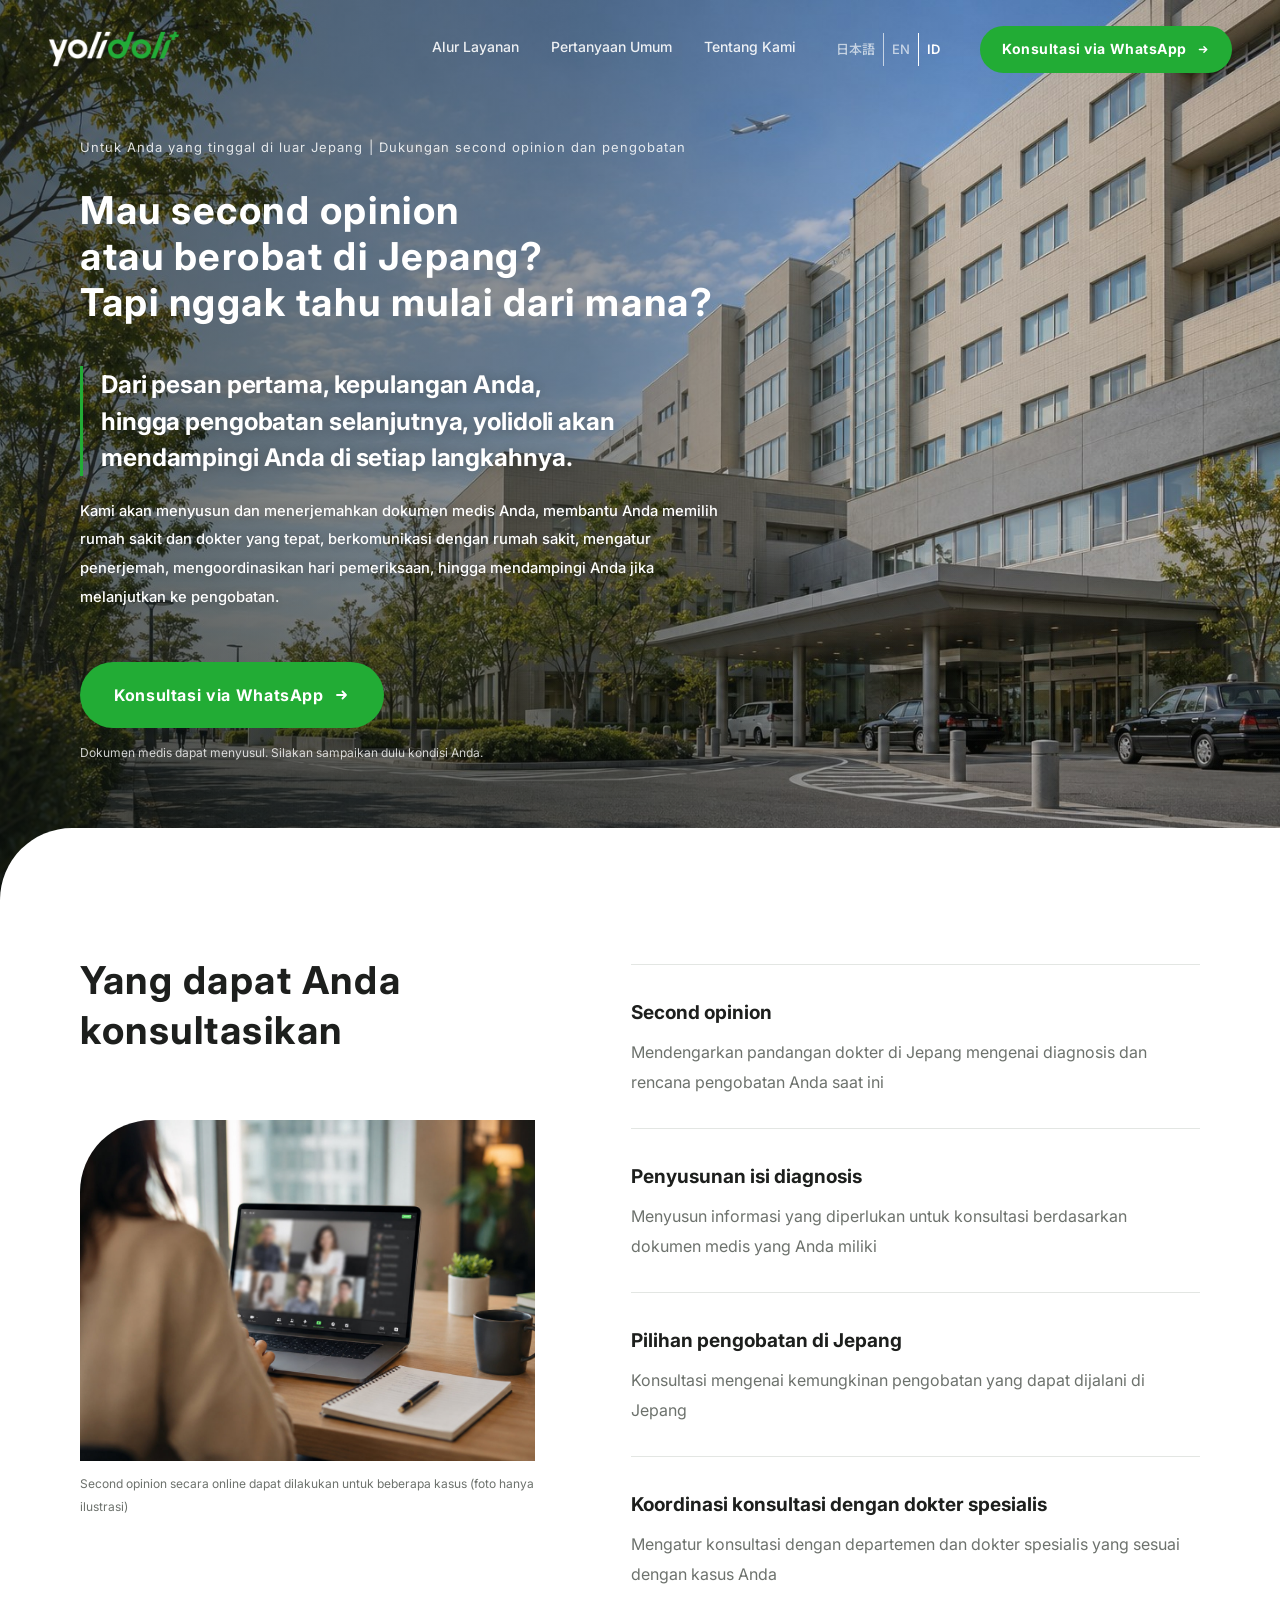
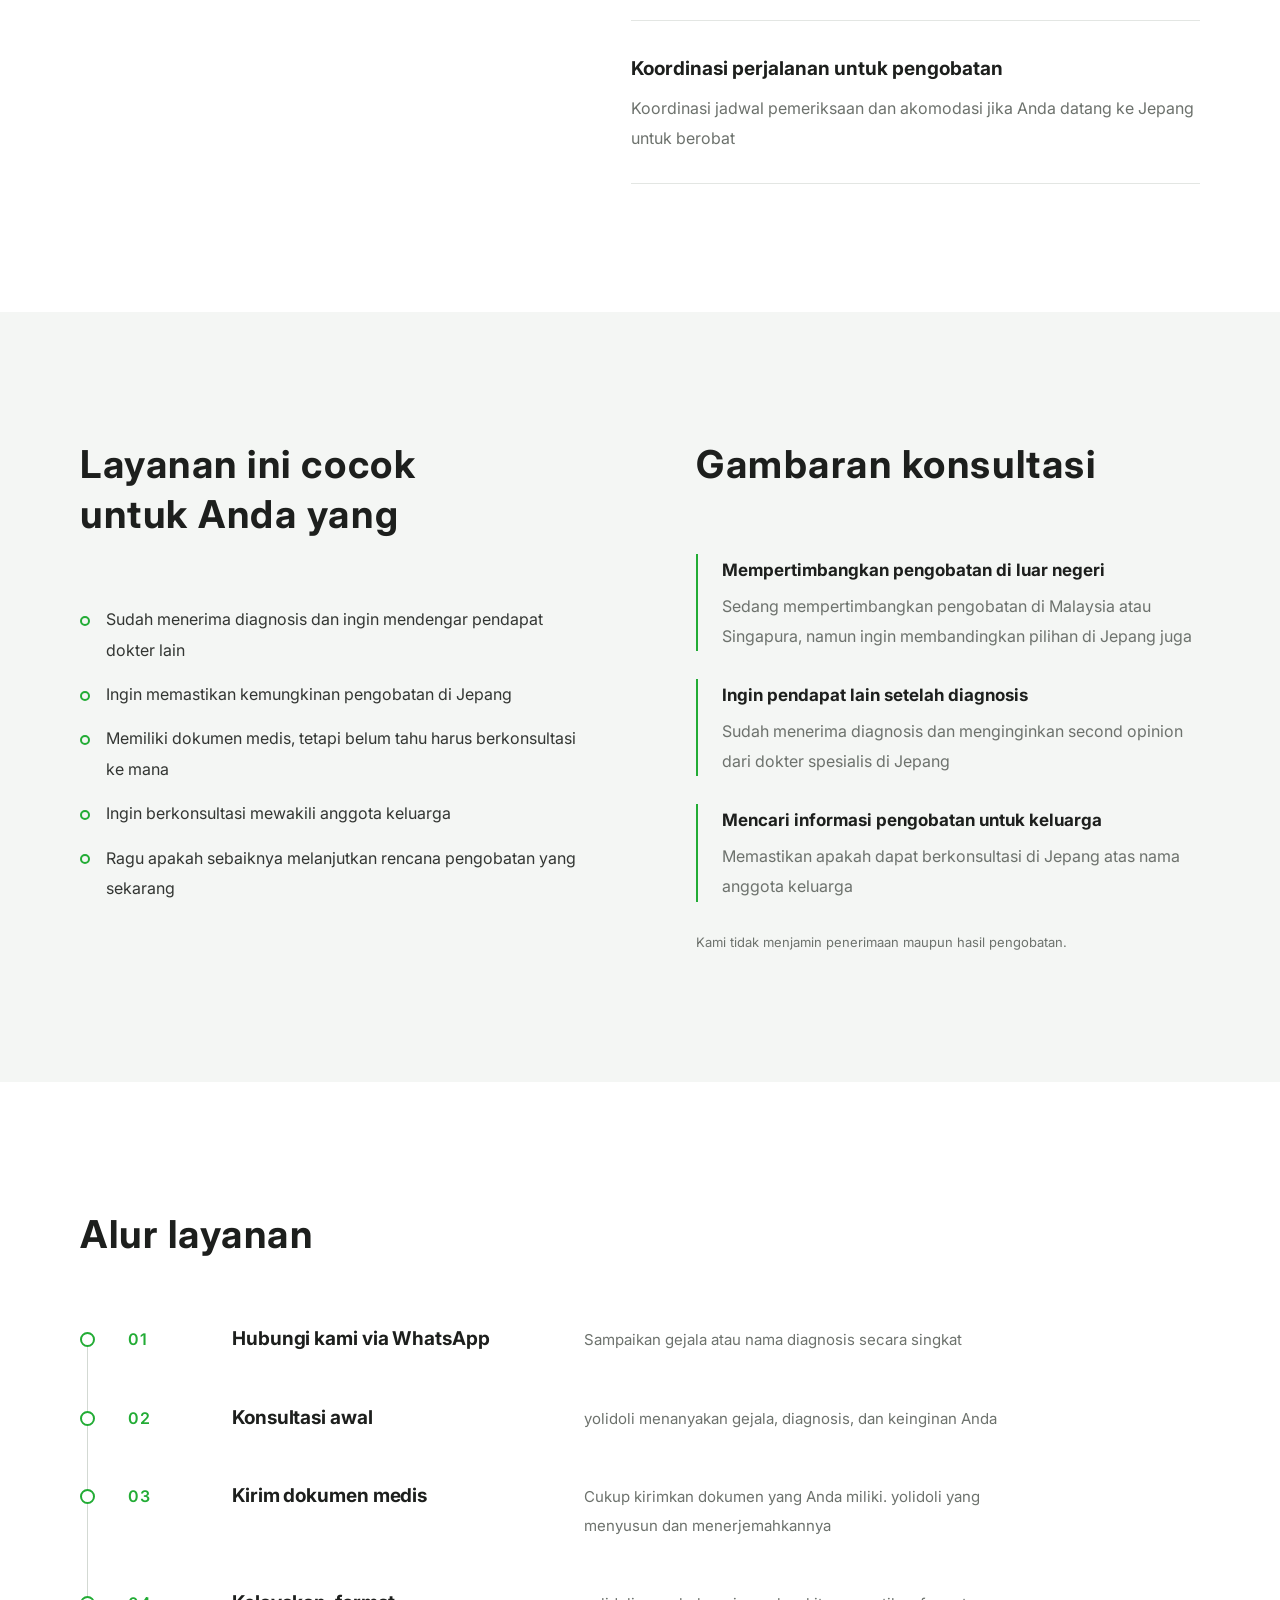
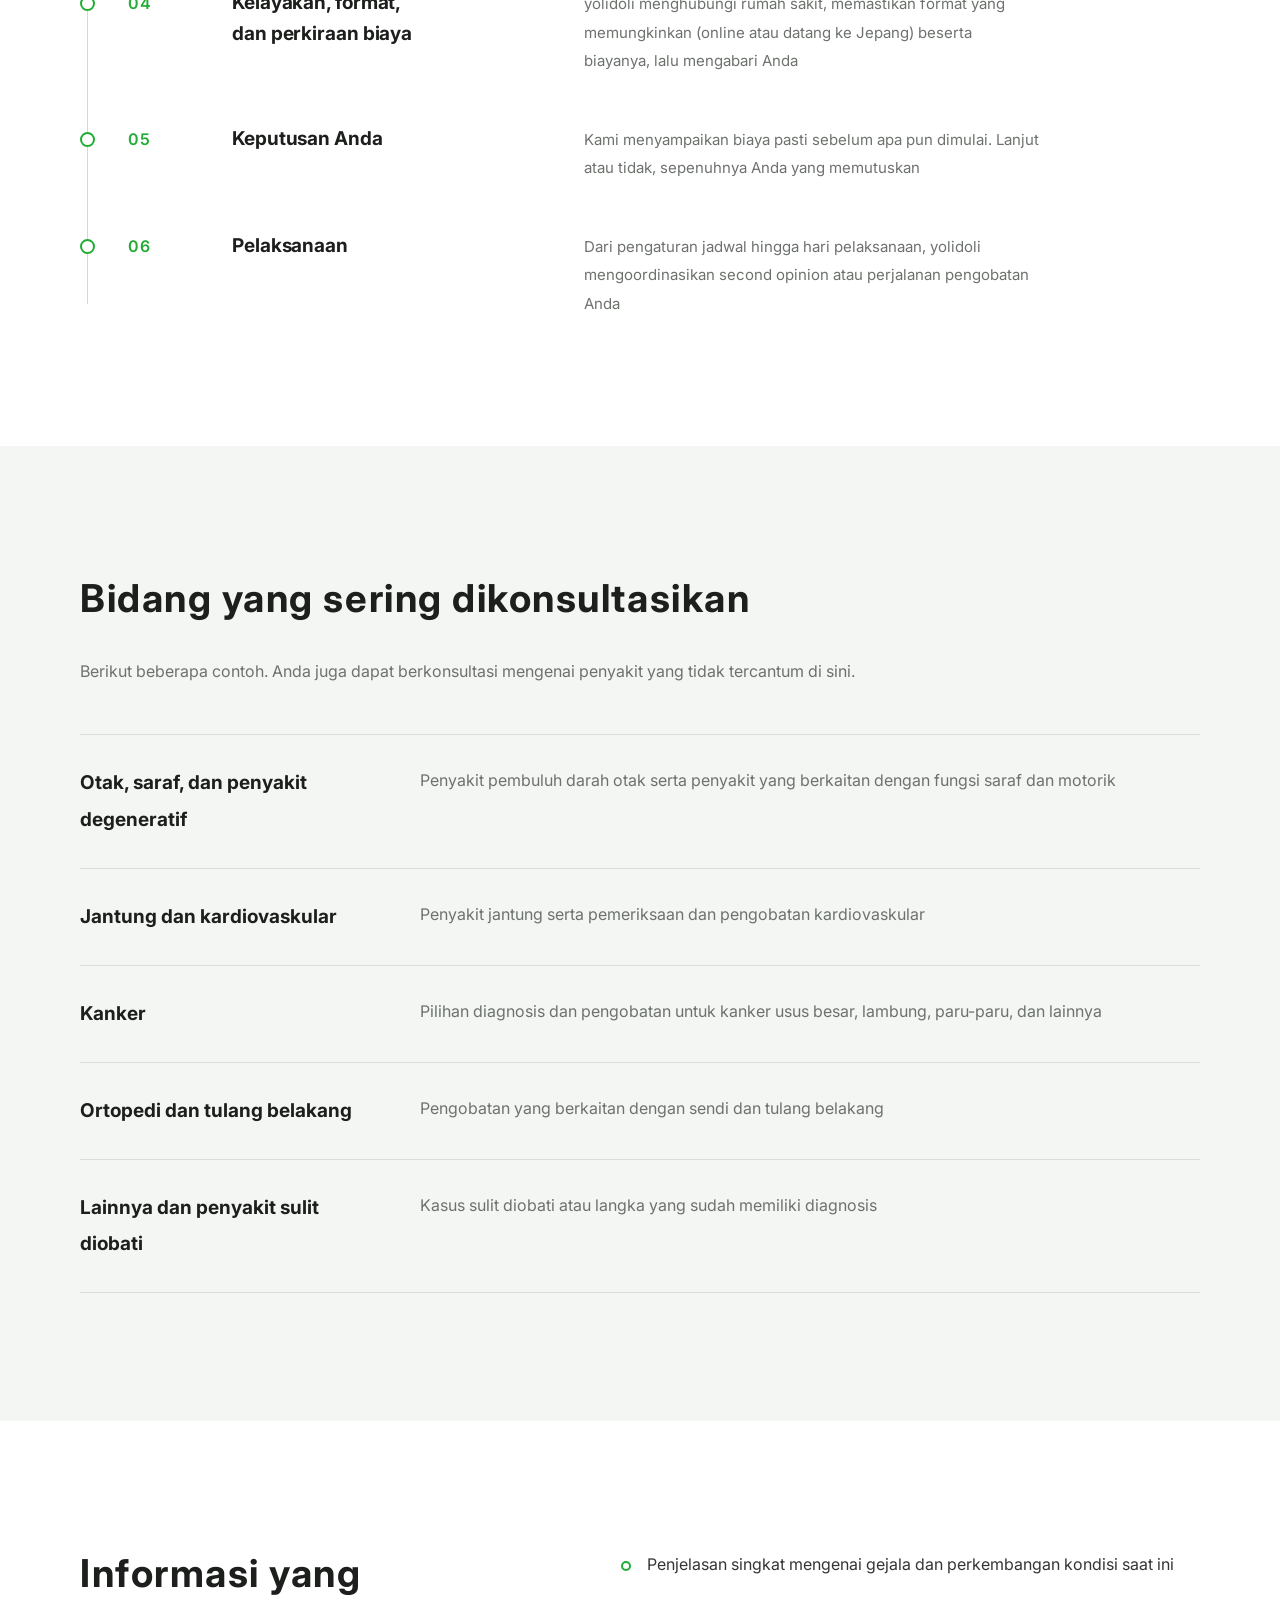
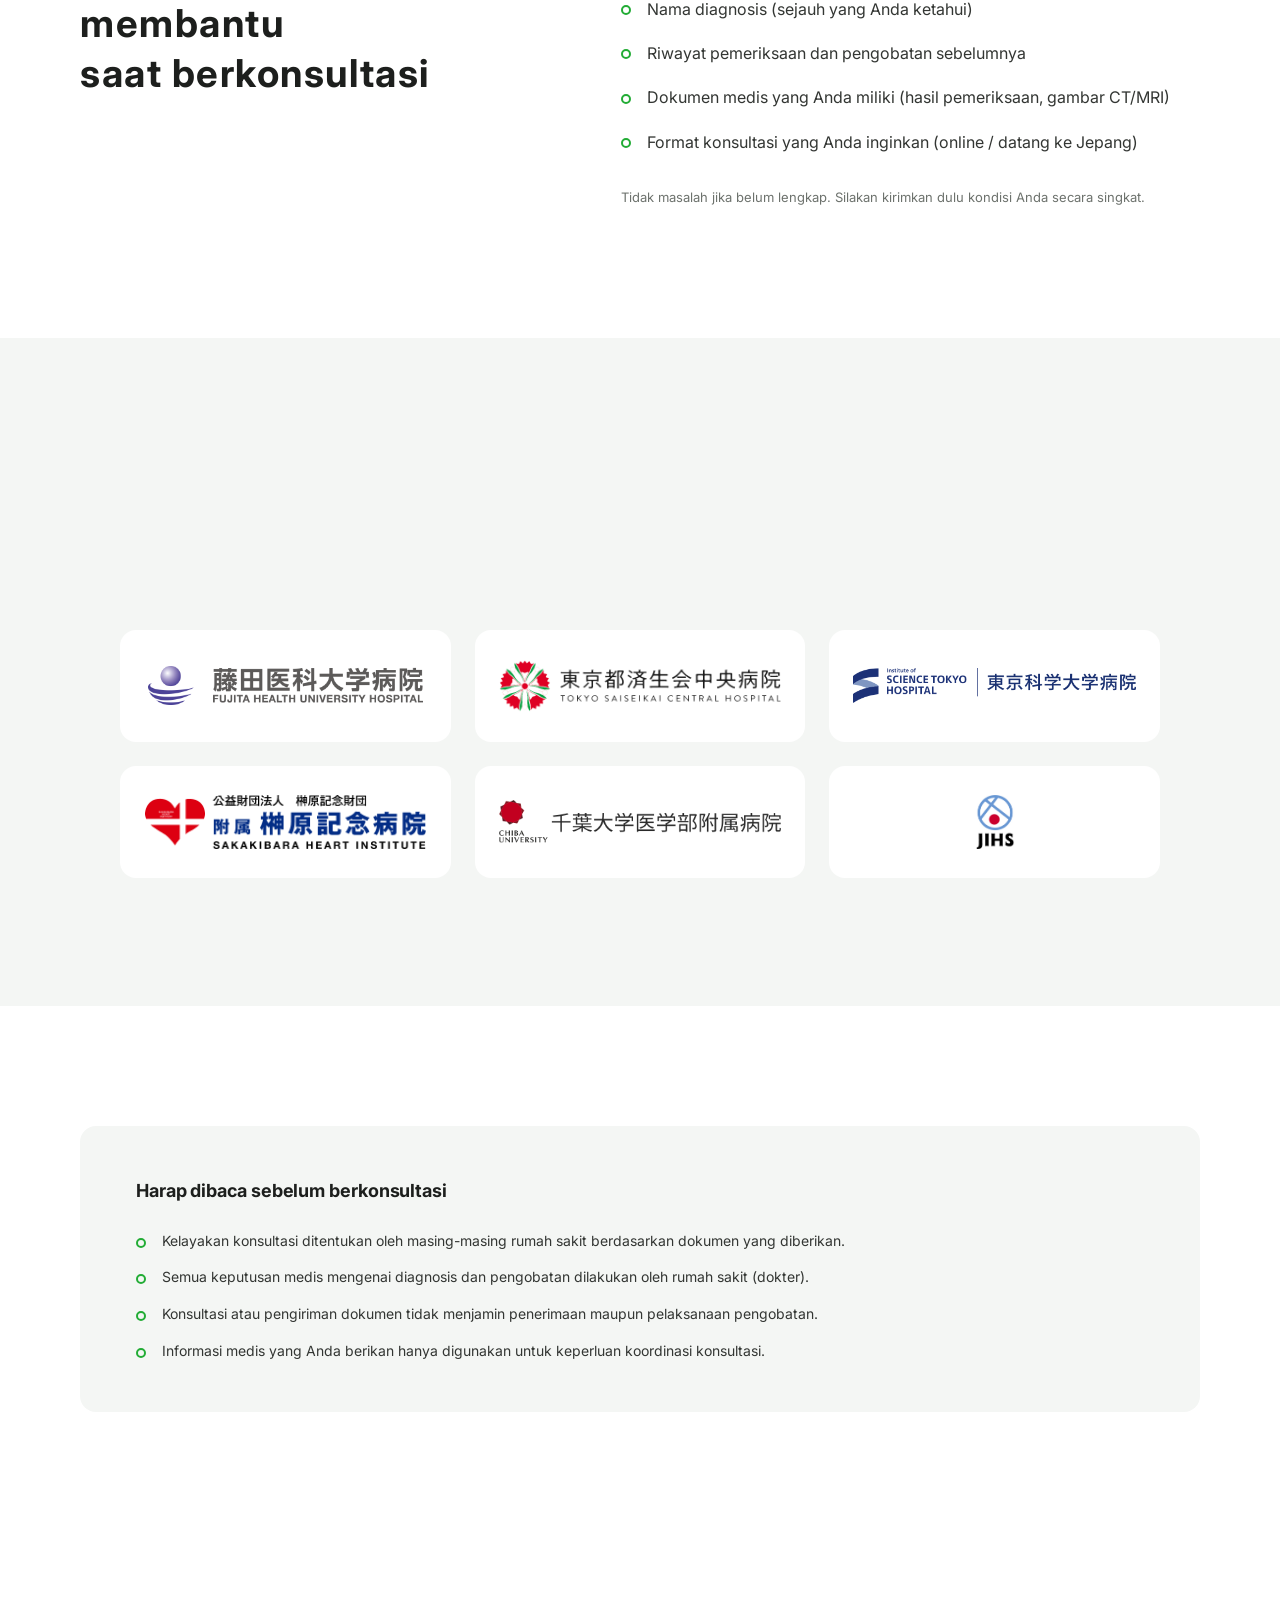
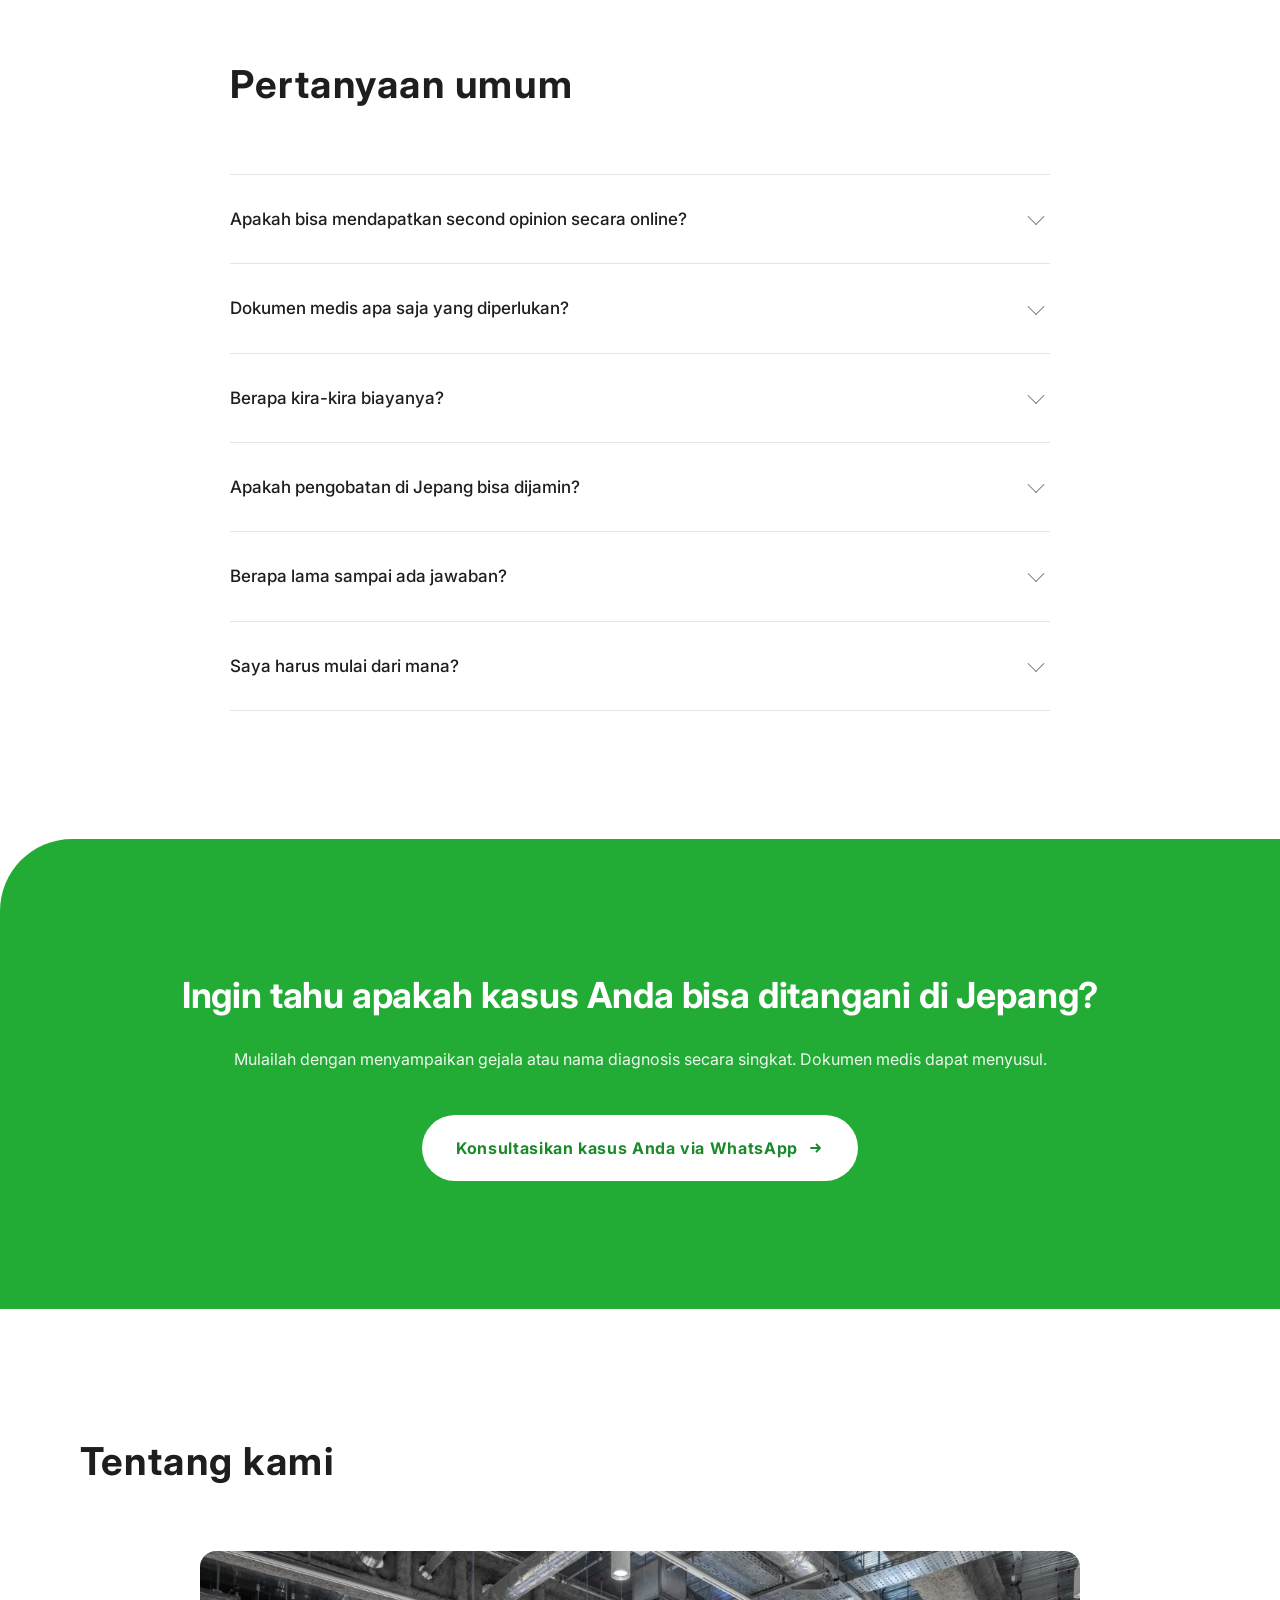
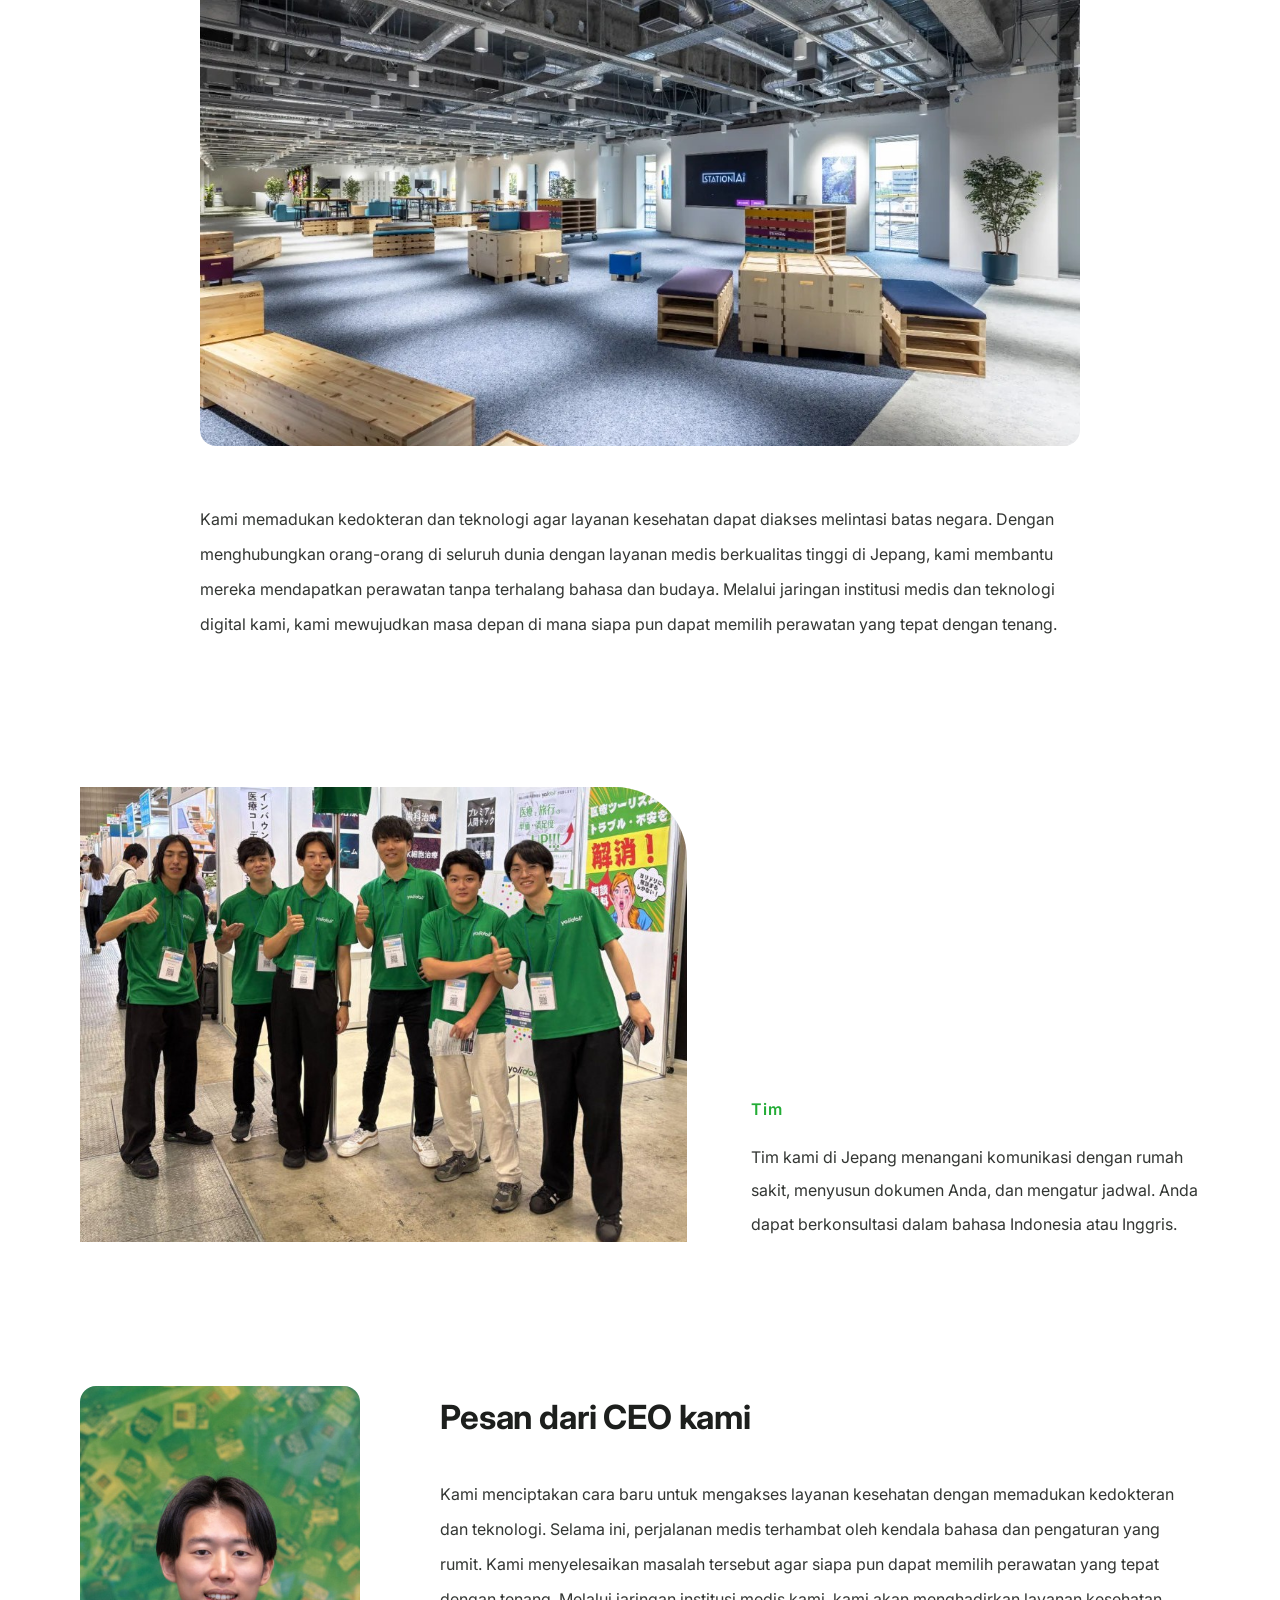
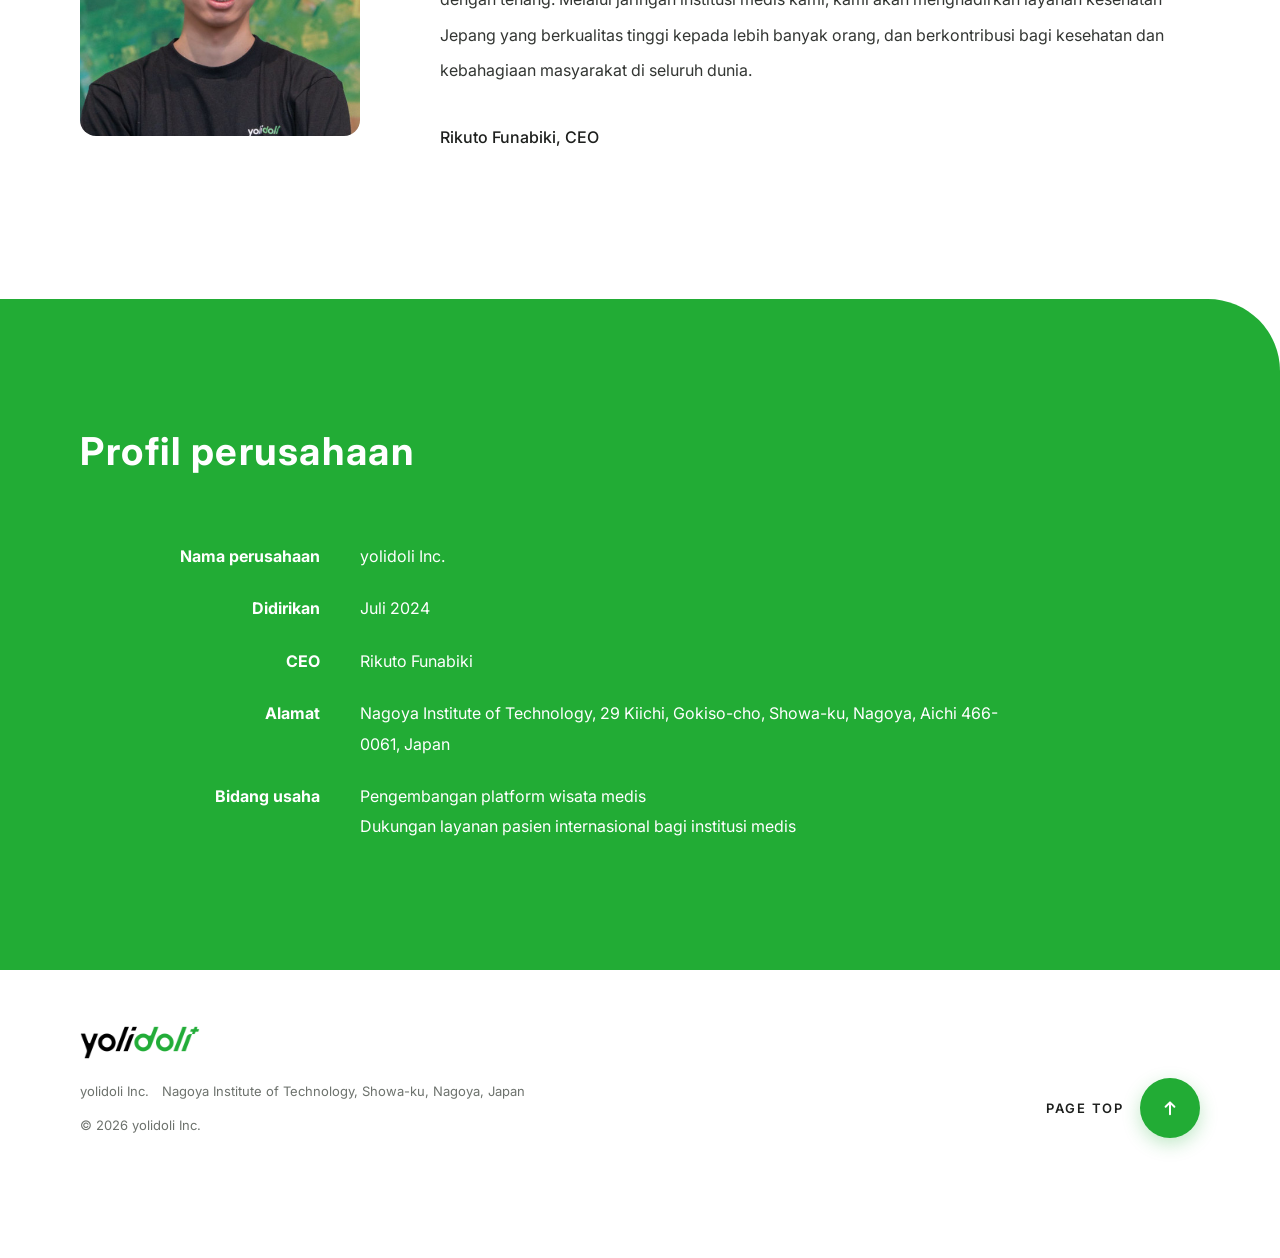
<file: so-01/id/index.html>
<!doctype html>
<html lang="id">
<head>
  <meta charset="utf-8">
<meta name="robots" content="noindex">
  <meta name="viewport" content="width=device-width, initial-scale=1">
  <title>Second Opinion dan Pengobatan di Rumah Sakit Jepang | yolidoli</title>
  <meta name="description" content="Dari pesan pertama hingga Anda kembali ke negara asal, yolidoli, perusahaan Jepang, mendampingi second opinion dan pengobatan Anda di Jepang: dokumen medis, pemilihan rumah sakit dan dokter, penerjemah, hingga pengobatan selanjutnya.">
  <link rel="preconnect" href="https://fonts.googleapis.com">
  <link rel="preconnect" href="https://fonts.gstatic.com" crossorigin>
  <link href="https://fonts.googleapis.com/css2?family=Inter:wght@400;500;600&family=Noto+Sans+JP:wght@400;500;700&display=swap" rel="stylesheet">
  <link rel="stylesheet" href="style.css?v=20261012224329">
</head>
<body>

  <!-- ヘッダー: 写真の上では白×緑ロゴ、白地に入ると黒×緑ロゴ -->
  <header class="header" id="header">
    <a href="#top" class="header__logo" aria-label="yolidoli">
      <img src="../../_shared/assets/logo-light.png" alt="yolidoli" class="logo logo--light">
      <img src="../../_shared/assets/logo-dark.png" alt="" class="logo logo--dark" aria-hidden="true">
    </a>
    <nav class="header__nav" aria-label="Bagian halaman">
      <a href="#flow">Alur Layanan</a>
      <a href="#faq">Pertanyaan Umum</a>
      <a href="#about">Tentang Kami</a>
    </nav>
    <div class="lang" aria-label="Bahasa"><a href="../ja/" lang="ja">日本語</a><a href="../en/" lang="en">EN</a><a href="../id/" aria-current="page" lang="id">ID</a></div>
    <a href="#" class="btn btn--small js-wa">Konsultasi via WhatsApp<svg class="btn__arrow" viewBox="0 0 16 16" aria-hidden="true"><path d="M3 8h9M8.5 4.5 12 8l-3.5 3.5" fill="none" stroke="currentColor" stroke-width="1.8" stroke-linecap="round" stroke-linejoin="round"/></svg></a>
  </header>

  <!-- ヒーロー: 写真を画面いっぱいに固定 -->
  <div class="hero" id="top">
    <div class="hero__photo" role="img" aria-label="Tampak luar rumah sakit di Jepang (ilustrasi)"></div>
    <div class="hero__scrim"></div>
    <div class="hero__body">
      <p class="hero__eyebrow">Untuk Anda yang tinggal di luar Jepang | Dukungan second opinion dan pengobatan</p>
      <h1 class="hero__title">Mau second opinion atau berobat di Jepang?<br class="pc"> Tapi nggak tahu mulai dari mana?</h1>
      <p class="hero__promise">Dari pesan pertama, kepulangan Anda, hingga pengobatan selanjutnya, yolidoli akan mendampingi Anda di setiap langkahnya.</p>
      <p class="hero__lead">Kami akan menyusun dan menerjemahkan dokumen medis Anda, membantu Anda memilih rumah sakit dan dokter yang tepat, berkomunikasi dengan rumah sakit, mengatur penerjemah, mengoordinasikan hari pemeriksaan, hingga mendampingi Anda jika melanjutkan ke pengobatan.</p>
      <a href="#" class="btn js-wa">Konsultasi via WhatsApp<svg class="btn__arrow" viewBox="0 0 16 16" aria-hidden="true"><path d="M3 8h9M8.5 4.5 12 8l-3.5 3.5" fill="none" stroke="currentColor" stroke-width="1.8" stroke-linecap="round" stroke-linejoin="round"/></svg></a>
      <p class="hero__note">Dokumen medis dapat menyusul. Silakan sampaikan dulu kondisi Anda.</p>
    </div>
    <p class="hero__credit">Foto hanya ilustrasi</p>
  </div>
  <div class="hero-spacer" aria-hidden="true"></div>

  <main class="content">

    <!-- ご相談いただける内容 -->
    <section class="section section--first services" id="services">
      <div class="container services__grid">
        <div class="services__side">
          <div class="heading reveal">
            <h2>Yang dapat Anda konsultasikan</h2>
          </div>
          <figure class="services__photo reveal">
            <img src="../../_shared/assets/online-consult.jpg" alt="Pasien berkonsultasi secara online (ilustrasi)" loading="lazy">
            <figcaption>Second opinion secara online dapat dilakukan untuk beberapa kasus (foto hanya ilustrasi)</figcaption>
          </figure>
        </div>
        <dl class="rows reveal">
          <div><dt>Second opinion</dt><dd>Mendengarkan pandangan dokter di Jepang mengenai diagnosis dan rencana pengobatan Anda saat ini</dd></div>
          <div><dt>Penyusunan isi diagnosis</dt><dd>Menyusun informasi yang diperlukan untuk konsultasi berdasarkan dokumen medis yang Anda miliki</dd></div>
          <div><dt>Pilihan pengobatan di Jepang</dt><dd>Konsultasi mengenai kemungkinan pengobatan yang dapat dijalani di Jepang</dd></div>
          <div><dt>Koordinasi konsultasi dengan dokter spesialis</dt><dd>Mengatur konsultasi dengan departemen dan dokter spesialis yang sesuai dengan kasus Anda</dd></div>
          <div><dt>Koordinasi perjalanan untuk pengobatan</dt><dd>Koordinasi jadwal pemeriksaan dan akomodasi jika Anda datang ke Jepang untuk berobat</dd></div>
        </dl>
      </div>
    </section>

    <!-- こんな方 / ご相談のイメージ -->
    <section class="section section--soft" id="for">
      <div class="container two-col">
        <div class="reveal">
          <div class="heading">
            <h2>Layanan ini cocok untuk Anda yang</h2>
          </div>
          <ul class="dots">
            <li>Sudah menerima diagnosis dan ingin mendengar pendapat dokter lain</li>
            <li>Ingin memastikan kemungkinan pengobatan di Jepang</li>
            <li>Memiliki dokumen medis, tetapi belum tahu harus berkonsultasi ke mana</li>
            <li>Ingin berkonsultasi mewakili anggota keluarga</li>
            <li>Ragu apakah sebaiknya melanjutkan rencana pengobatan yang sekarang</li>
          </ul>
        </div>
        <div class="reveal">
          <div class="heading">
            <h2>Gambaran konsultasi</h2>
          </div>
          <ul class="cases">
            <li><strong>Mempertimbangkan pengobatan di luar negeri</strong>Sedang mempertimbangkan pengobatan di Malaysia atau Singapura, namun ingin membandingkan pilihan di Jepang juga</li>
            <li><strong>Ingin pendapat lain setelah diagnosis</strong>Sudah menerima diagnosis dan menginginkan second opinion dari dokter spesialis di Jepang</li>
            <li><strong>Mencari informasi pengobatan untuk keluarga</strong>Memastikan apakah dapat berkonsultasi di Jepang atas nama anggota keluarga</li>
          </ul>
          <p class="small">Kami tidak menjamin penerimaan maupun hasil pengobatan.</p>
        </div>
      </div>
    </section>

    <!-- ご利用の流れ -->
    <section class="section" id="flow">
      <div class="container">
        <div class="heading reveal">
          <h2>Alur layanan</h2>
        </div>
        <ol class="steps reveal" id="steps">
          <li><span class="steps__num">01</span><h3>Hubungi kami via WhatsApp</h3><p>Sampaikan gejala atau nama diagnosis secara singkat</p></li>
          <li><span class="steps__num">02</span><h3>Konsultasi awal</h3><p>yolidoli menanyakan gejala, diagnosis, dan keinginan Anda</p></li>
          <li><span class="steps__num">03</span><h3>Kirim dokumen medis</h3><p>Cukup kirimkan dokumen yang Anda miliki. yolidoli yang menyusun dan menerjemahkannya</p></li>
          <li><span class="steps__num">04</span><h3>Kelayakan, format, dan perkiraan biaya</h3><p>yolidoli menghubungi rumah sakit, memastikan format yang memungkinkan (online atau datang ke Jepang) beserta biayanya, lalu mengabari Anda</p></li>
          <li><span class="steps__num">05</span><h3>Keputusan Anda</h3><p>Kami menyampaikan biaya pasti sebelum apa pun dimulai. Lanjut atau tidak, sepenuhnya Anda yang memutuskan</p></li>
          <li><span class="steps__num">06</span><h3>Pelaksanaan</h3><p>Dari pengaturan jadwal hingga hari pelaksanaan, yolidoli mengoordinasikan second opinion atau perjalanan pengobatan Anda</p></li>
        </ol>
      </div>
    </section>

    <!-- 扱う分野 -->
    <section class="section section--soft" id="areas">
      <div class="container">
        <div class="heading reveal">
          <h2>Bidang yang sering dikonsultasikan</h2>
        </div>
        <p class="lead reveal">Berikut beberapa contoh. Anda juga dapat berkonsultasi mengenai penyakit yang tidak tercantum di sini.</p>
        <dl class="areas reveal">
          <div><dt>Otak, saraf, dan penyakit degeneratif</dt><dd>Penyakit pembuluh darah otak serta penyakit yang berkaitan dengan fungsi saraf dan motorik</dd></div>
          <div><dt>Jantung dan kardiovaskular</dt><dd>Penyakit jantung serta pemeriksaan dan pengobatan kardiovaskular</dd></div>
          <div><dt>Kanker</dt><dd>Pilihan diagnosis dan pengobatan untuk kanker usus besar, lambung, paru-paru, dan lainnya</dd></div>
          <div><dt>Ortopedi dan tulang belakang</dt><dd>Pengobatan yang berkaitan dengan sendi dan tulang belakang</dd></div>
          <div><dt>Lainnya dan penyakit sulit diobati</dt><dd>Kasus sulit diobati atau langka yang sudah memiliki diagnosis</dd></div>
        </dl>
      </div>
    </section>

    <!-- あると助かる情報 -->
    <section class="section" id="preparation">
      <div class="container prep reveal">
        <div class="heading">
          <h2>Informasi yang membantu saat berkonsultasi</h2>
        </div>
        <div>
          <ul class="dots">
            <li>Penjelasan singkat mengenai gejala dan perkembangan kondisi saat ini</li>
            <li>Nama diagnosis (sejauh yang Anda ketahui)</li>
            <li>Riwayat pemeriksaan dan pengobatan sebelumnya</li>
            <li>Dokumen medis yang Anda miliki (hasil pemeriksaan, gambar CT/MRI)</li>
            <li>Format konsultasi yang Anda inginkan (online / datang ke Jepang)</li>
          </ul>
          <p class="small">Tidak masalah jika belum lengkap. Silakan kirimkan dulu kondisi Anda secara singkat.</p>
        </div>
      </div>
    </section>

    <!-- これまでに連携した医療機関 -->
    <section class="section section--soft hospitals" id="hospitals">
      <div class="container">
        <div class="heading heading--center reveal">
          <h2>Rumah sakit yang pernah bekerja sama dengan kami</h2>
        </div>
        <ul class="hospitals__list reveal">
          <li><a href="https://hospital.fujita-hu.ac.jp/en/" target="_blank" rel="noopener" aria-label="Situs resmi Fujita Health University Hospital (terbuka di tab baru)"><img src="../../_shared/assets/hospitals/fujita-hospital.png" alt="Fujita Health University Hospital" loading="lazy"></a></li>
          <li><a href="https://www.saichu.jp/english/home/" target="_blank" rel="noopener" aria-label="Situs resmi Tokyo Saiseikai Central Hospital (terbuka di tab baru)"><img src="../../_shared/assets/hospitals/saiseikai-chuo.png" alt="Tokyo Saiseikai Central Hospital" loading="lazy"></a></li>
          <li><a href="https://www.tmd.ac.jp/english/hospitals/" target="_blank" rel="noopener" aria-label="Situs resmi Institute of Science Tokyo Hospital (terbuka di tab baru)"><img src="../../_shared/assets/hospitals/science-tokyo-hospital.png" alt="Institute of Science Tokyo Hospital" loading="lazy"></a></li>
          <li><a href="https://www.hp.heart.or.jp/" target="_blank" rel="noopener" aria-label="Situs resmi Sakakibara Heart Institute (terbuka di tab baru)"><img src="../../_shared/assets/hospitals/sakakibara-heart.png" alt="Sakakibara Heart Institute" loading="lazy"></a></li>
          <li><a href="https://www.ho.chiba-u.ac.jp/" target="_blank" rel="noopener" aria-label="Situs resmi Chiba University Hospital (terbuka di tab baru)"><img src="../../_shared/assets/hospitals/chiba-university-hospital.png" alt="Chiba University Hospital" loading="lazy"></a></li>
          <li><a href="https://www.hosp.jihs.go.jp/en/" target="_blank" rel="noopener" aria-label="Situs resmi JIHS Center Hospital (formerly NCGM) (terbuka di tab baru)"><img src="../../_shared/assets/hospitals/ncgm-jihs.png" alt="JIHS Center Hospital (formerly NCGM)" loading="lazy"></a></li>
        </ul>
      </div>
    </section>

    <!-- 注意事項 -->
    <section class="section section--tight">
      <div class="container">
        <div class="notice reveal">
          <h2>Harap dibaca sebelum berkonsultasi</h2>
          <ul class="dots dots--small">
            <li>Kelayakan konsultasi ditentukan oleh masing-masing rumah sakit berdasarkan dokumen yang diberikan.</li>
            <li>Semua keputusan medis mengenai diagnosis dan pengobatan dilakukan oleh rumah sakit (dokter).</li>
            <li>Konsultasi atau pengiriman dokumen tidak menjamin penerimaan maupun pelaksanaan pengobatan.</li>
            <li>Informasi medis yang Anda berikan hanya digunakan untuk keperluan koordinasi konsultasi.</li>
          </ul>
        </div>
      </div>
    </section>

    <!-- FAQ -->
    <section class="section" id="faq">
      <div class="container container--narrow">
        <div class="heading reveal">
          <h2>Pertanyaan umum</h2>
        </div>
        <div class="faq reveal">
          <details><summary>Apakah bisa mendapatkan second opinion secara online?</summary><div class="faq__panel"><p>Tergantung kasus dan rumah sakit, konsultasi secara online dapat dilakukan untuk beberapa kasus. Silakan sampaikan dulu kondisi Anda.</p></div></details>
          <details><summary>Dokumen medis apa saja yang diperlukan?</summary><div class="faq__panel"><p>Akan lebih lancar jika ada surat diagnosis, hasil pemeriksaan, dan gambar CT/MRI. Jika belum lengkap pun, silakan hubungi kami dulu.</p></div></details>
          <details><summary>Berapa kira-kira biayanya?</summary><div class="faq__panel"><div class="faq__body"><p>Biaya tergantung kasus, format konsultasi, dan rumah sakit. Sebagai gambaran:</p><ul class="dots dots--small"><li>Pilihan yang mudah untuk memulai, seperti second opinion secara online: mulai sekitar ¥100.000</li><li>Kami juga menyediakan paket dukungan penuh, termasuk pemeriksaan langsung di Jepang, pendampingan penerjemah, dan antar-jemput</li></ul><p>Kami selalu menyampaikan biaya pasti sebelum apa pun dimulai, dan baru melanjutkan setelah Anda setuju.</p></div></div></details>
          <details><summary>Apakah pengobatan di Jepang bisa dijamin?</summary><div class="faq__panel"><p>Kelayakan pengobatan ditentukan oleh rumah sakit, sehingga kami tidak dapat menjaminnya. Kami akan mendampingi Anda mulai dari memastikan kemungkinan dan pilihan yang ada.</p></div></details>
          <details><summary>Berapa lama sampai ada jawaban?</summary><div class="faq__panel"><p>Setelah dokumen lengkap, biasanya kami dapat menyampaikan kelayakan konsultasi dalam sekitar 1–2 minggu (bervariasi tergantung rumah sakit).</p></div></details>
          <details><summary>Saya harus mulai dari mana?</summary><div class="faq__panel"><p>Kirimkan gejala atau nama diagnosis secara singkat via WhatsApp. Dokumen medis dapat menyusul.</p></div></details>
        </div>
      </div>
    </section>

    <!-- 最後の CTA -->
    <div class="cta-wrap">
    <section class="cta">
      <div class="container reveal">
        <h2>Ingin tahu apakah kasus Anda bisa ditangani di Jepang?</h2>
        <p>Mulailah dengan menyampaikan gejala atau nama diagnosis secara singkat. Dokumen medis dapat menyusul.</p>
        <a href="#" class="btn btn--white js-wa">Konsultasikan kasus Anda via WhatsApp<svg class="btn__arrow" viewBox="0 0 16 16" aria-hidden="true"><path d="M3 8h9M8.5 4.5 12 8l-3.5 3.5" fill="none" stroke="currentColor" stroke-width="1.8" stroke-linecap="round" stroke-linejoin="round"/></svg></a>
      </div>
    </section>
    </div>

    <!-- 私たちについて（コーポレートサイトの構成を参考） -->
    <section class="section about" id="about">
      <div class="container">
        <div class="heading reveal">
          <h2>Tentang kami</h2>
        </div>
        <figure class="about__office reveal">
          <img src="../../_shared/assets/office.jpg" alt="Kantor STATION Ai di Nagoya" loading="lazy">
        </figure>
        <p class="about__text reveal">Kami memadukan kedokteran dan teknologi agar layanan kesehatan dapat diakses melintasi batas negara. Dengan menghubungkan orang-orang di seluruh dunia dengan layanan medis berkualitas tinggi di Jepang, kami membantu mereka mendapatkan perawatan tanpa terhalang bahasa dan budaya. Melalui jaringan institusi medis dan teknologi digital kami, kami mewujudkan masa depan di mana siapa pun dapat memilih perawatan yang tepat dengan tenang.</p>

        <div class="about__team reveal">
          <figure>
            <img src="../../_shared/assets/team-crop.jpg" alt="Tim yolidoli di depan booth pameran" loading="lazy">
          </figure>
          <div class="about__team-text">
            <p class="about__team-label">Tim</p>
            <p>Tim kami di Jepang menangani komunikasi dengan rumah sakit, menyusun dokumen Anda, dan mengatur jadwal. Anda dapat berkonsultasi dalam bahasa Indonesia atau Inggris.</p>
          </div>
        </div>

        <div class="message">
          <figure class="message__photo reveal">
            <img src="../../_shared/assets/ceo.jpg" alt="Rikuto Funabiki, CEO" loading="lazy">
          </figure>
          <div class="message__body reveal">
            <h3>Pesan dari CEO kami</h3>
            <p>Kami menciptakan cara baru untuk mengakses layanan kesehatan dengan memadukan kedokteran dan teknologi. Selama ini, perjalanan medis terhambat oleh kendala bahasa dan pengaturan yang rumit. Kami menyelesaikan masalah tersebut agar siapa pun dapat memilih perawatan yang tepat dengan tenang. Melalui jaringan institusi medis kami, kami akan menghadirkan layanan kesehatan Jepang yang berkualitas tinggi kepada lebih banyak orang, dan berkontribusi bagi kesehatan dan kebahagiaan masyarakat di seluruh dunia.</p>
            <p class="message__name">Rikuto Funabiki, CEO</p>
          </div>
        </div>
      </div>

      <div class="company reveal">
        <div class="container">
          <div class="heading heading--light">
            <h2>Profil perusahaan</h2>
          </div>
          <dl class="company__table">
            <div><dt>Nama perusahaan</dt><dd>yolidoli Inc.</dd></div>
            <div><dt>Didirikan</dt><dd>Juli 2024</dd></div>
            <div><dt>CEO</dt><dd>Rikuto Funabiki</dd></div>
            <div><dt>Alamat</dt><dd>Nagoya Institute of Technology, 29 Kiichi, Gokiso-cho, Showa-ku, Nagoya, Aichi 466-0061, Japan</dd></div>
            <div><dt>Bidang usaha</dt><dd>Pengembangan platform wisata medis<br>Dukungan layanan pasien internasional bagi institusi medis</dd></div>
          </dl>
        </div>
      </div>
    </section>


    <footer class="footer">
      <div class="container footer__row">
        <div class="footer__inner">
          <img src="../../_shared/assets/logo-dark.png" alt="yolidoli" class="footer__logo">
          <p>yolidoli Inc.　Nagoya Institute of Technology, Showa-ku, Nagoya, Japan</p>
          <p class="footer__copy">© 2026 yolidoli Inc.</p>
        </div>
        <a href="#top" class="totop" aria-label="Kembali ke atas">
          <span class="totop__label">Page top</span>
          <span class="totop__circle"><svg viewBox="0 0 16 16" aria-hidden="true"><path d="M8 13V3.5M4.5 7 8 3.5 11.5 7" fill="none" stroke="currentColor" stroke-width="1.6" stroke-linecap="round" stroke-linejoin="round"/></svg></span>
        </a>
      </div>
    </footer>
  </main>

  <a href="#" class="sticky-wa js-wa">Konsultasi via WhatsApp</a>

  <script src="main.js?v=20261015logo"></script>
</body>
</html>
</file>
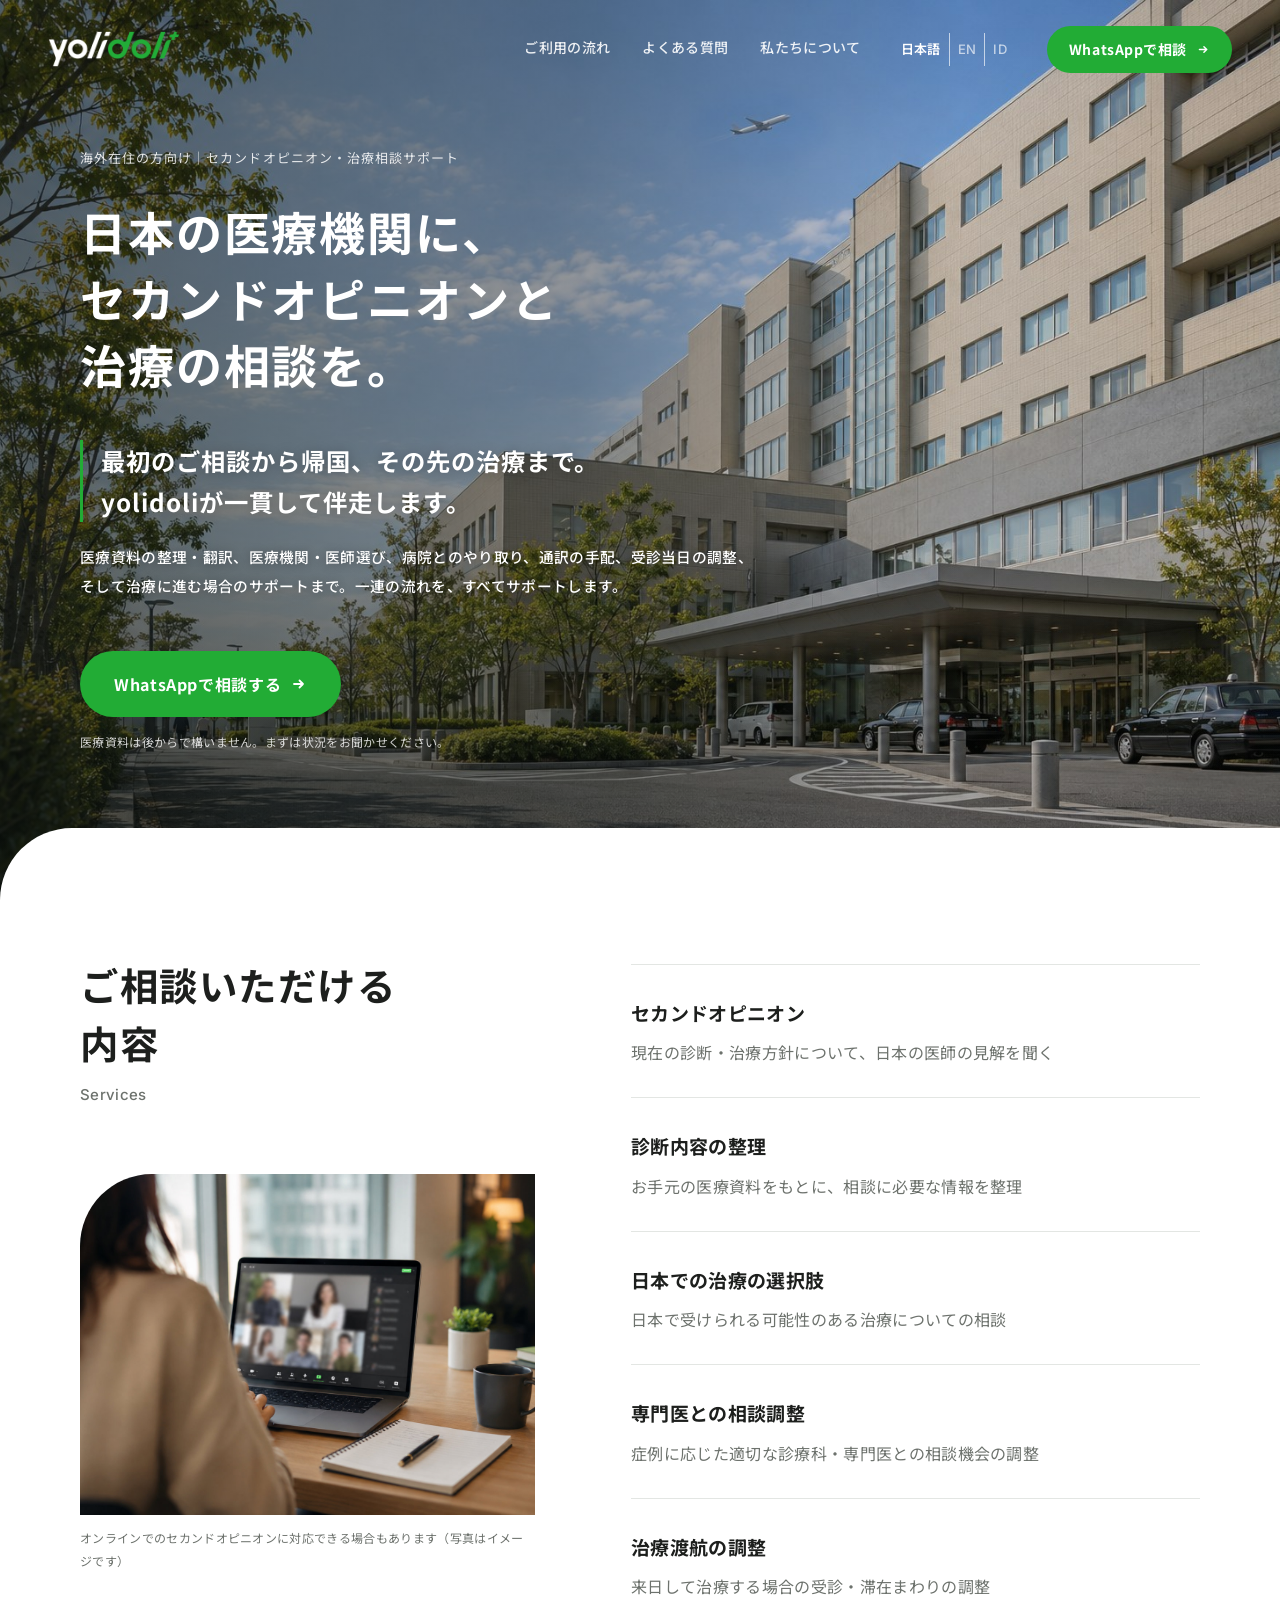
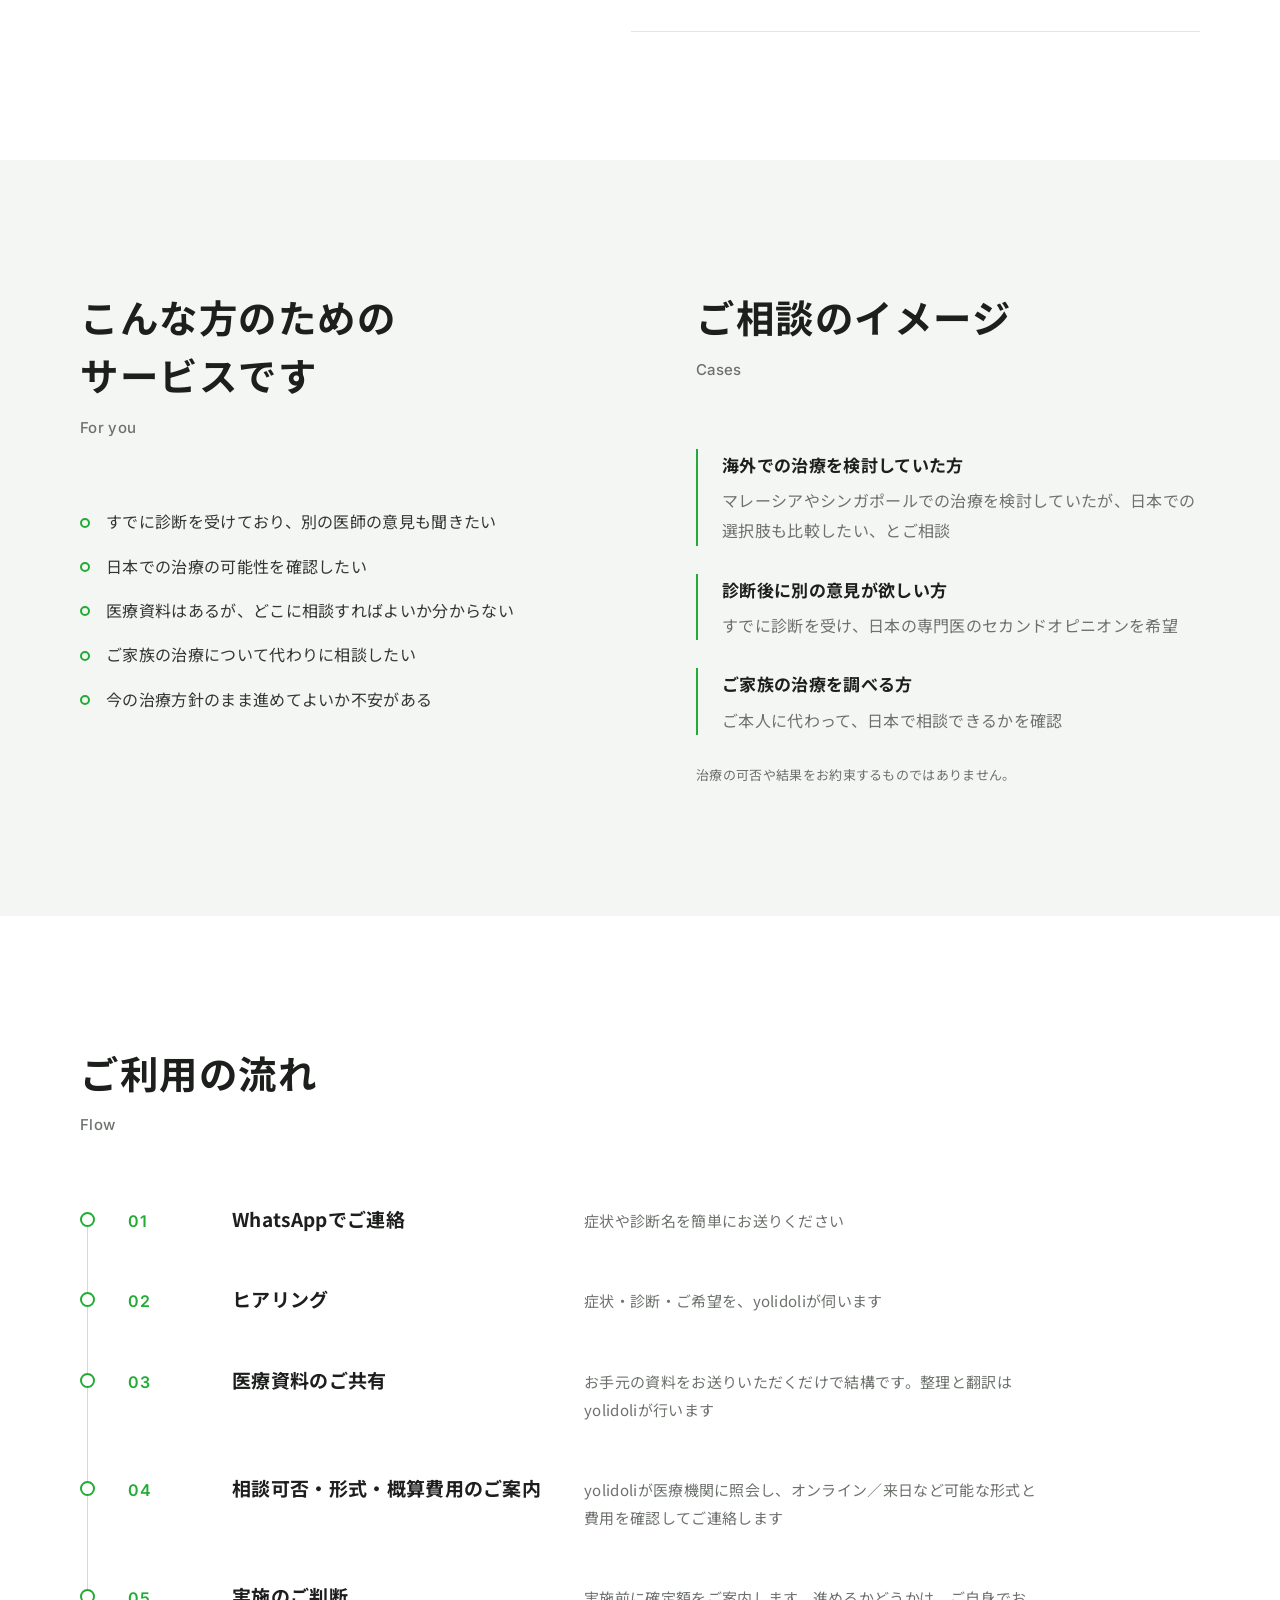
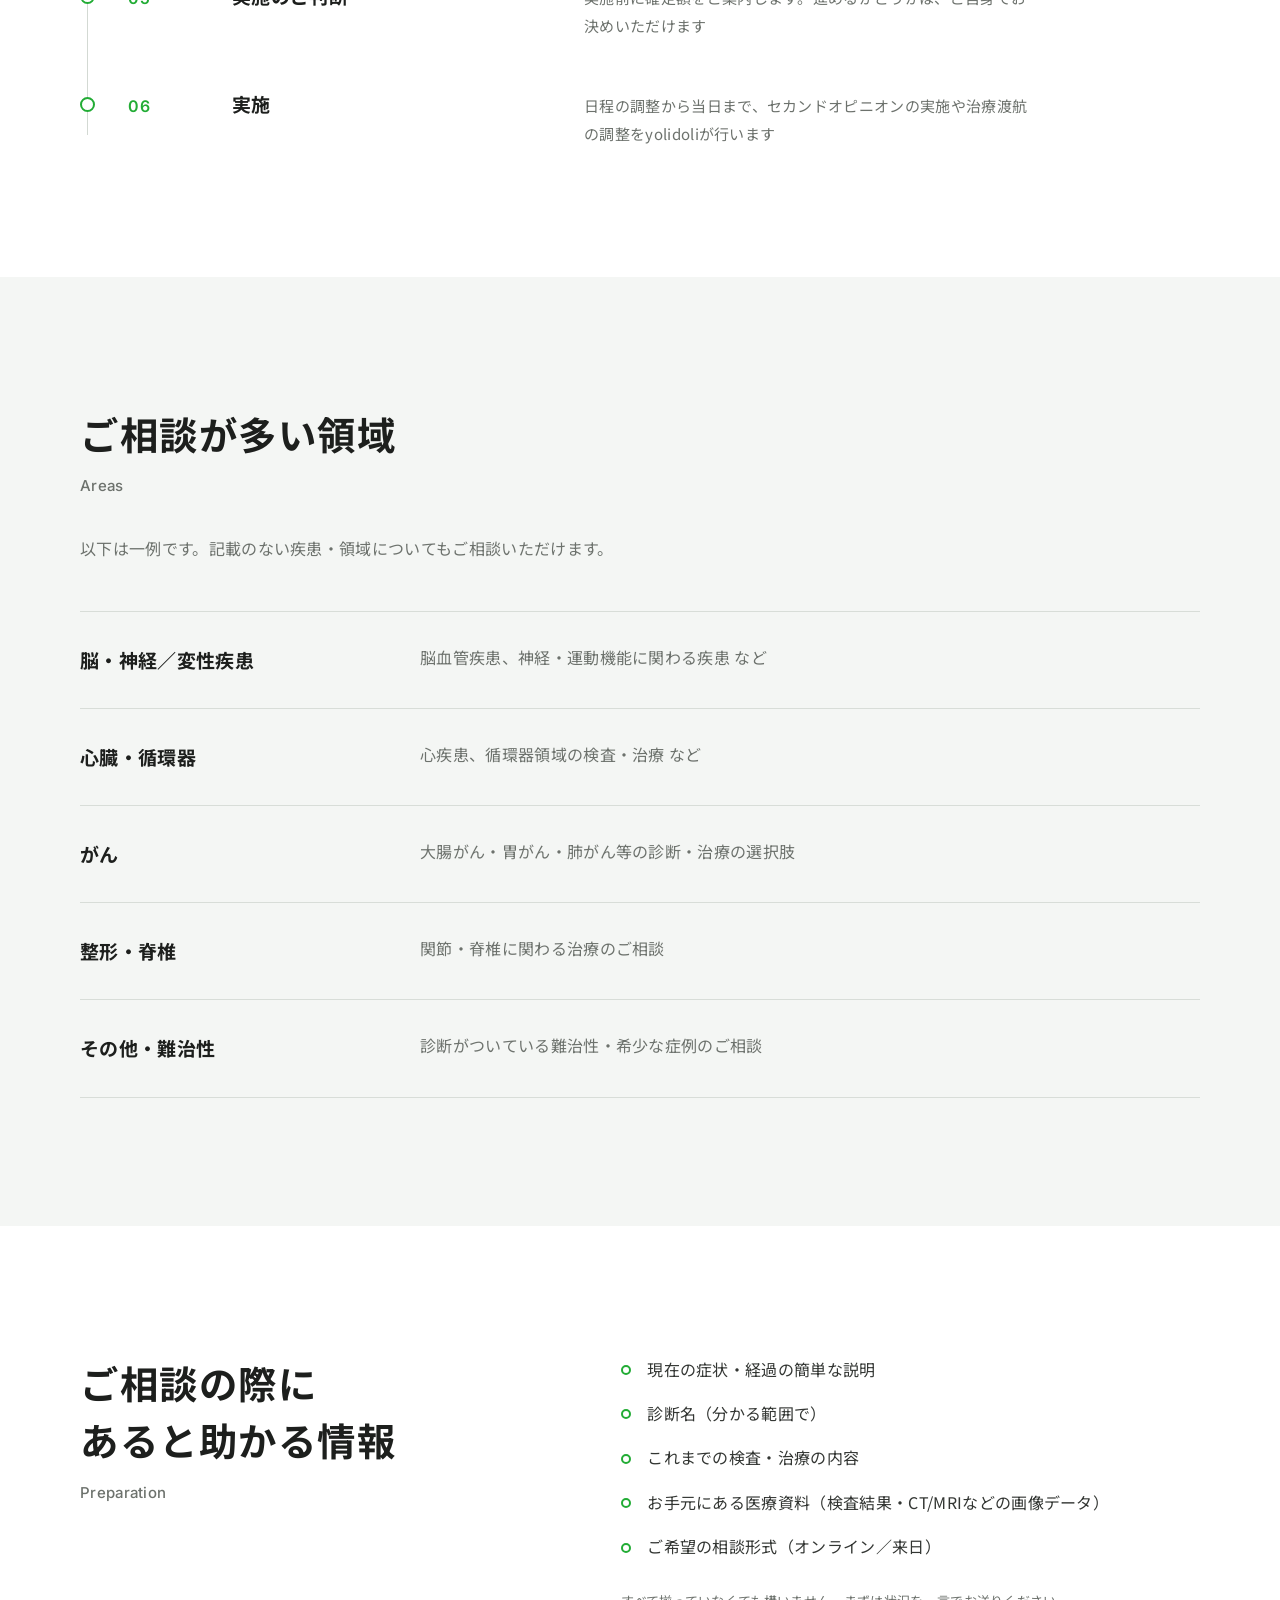
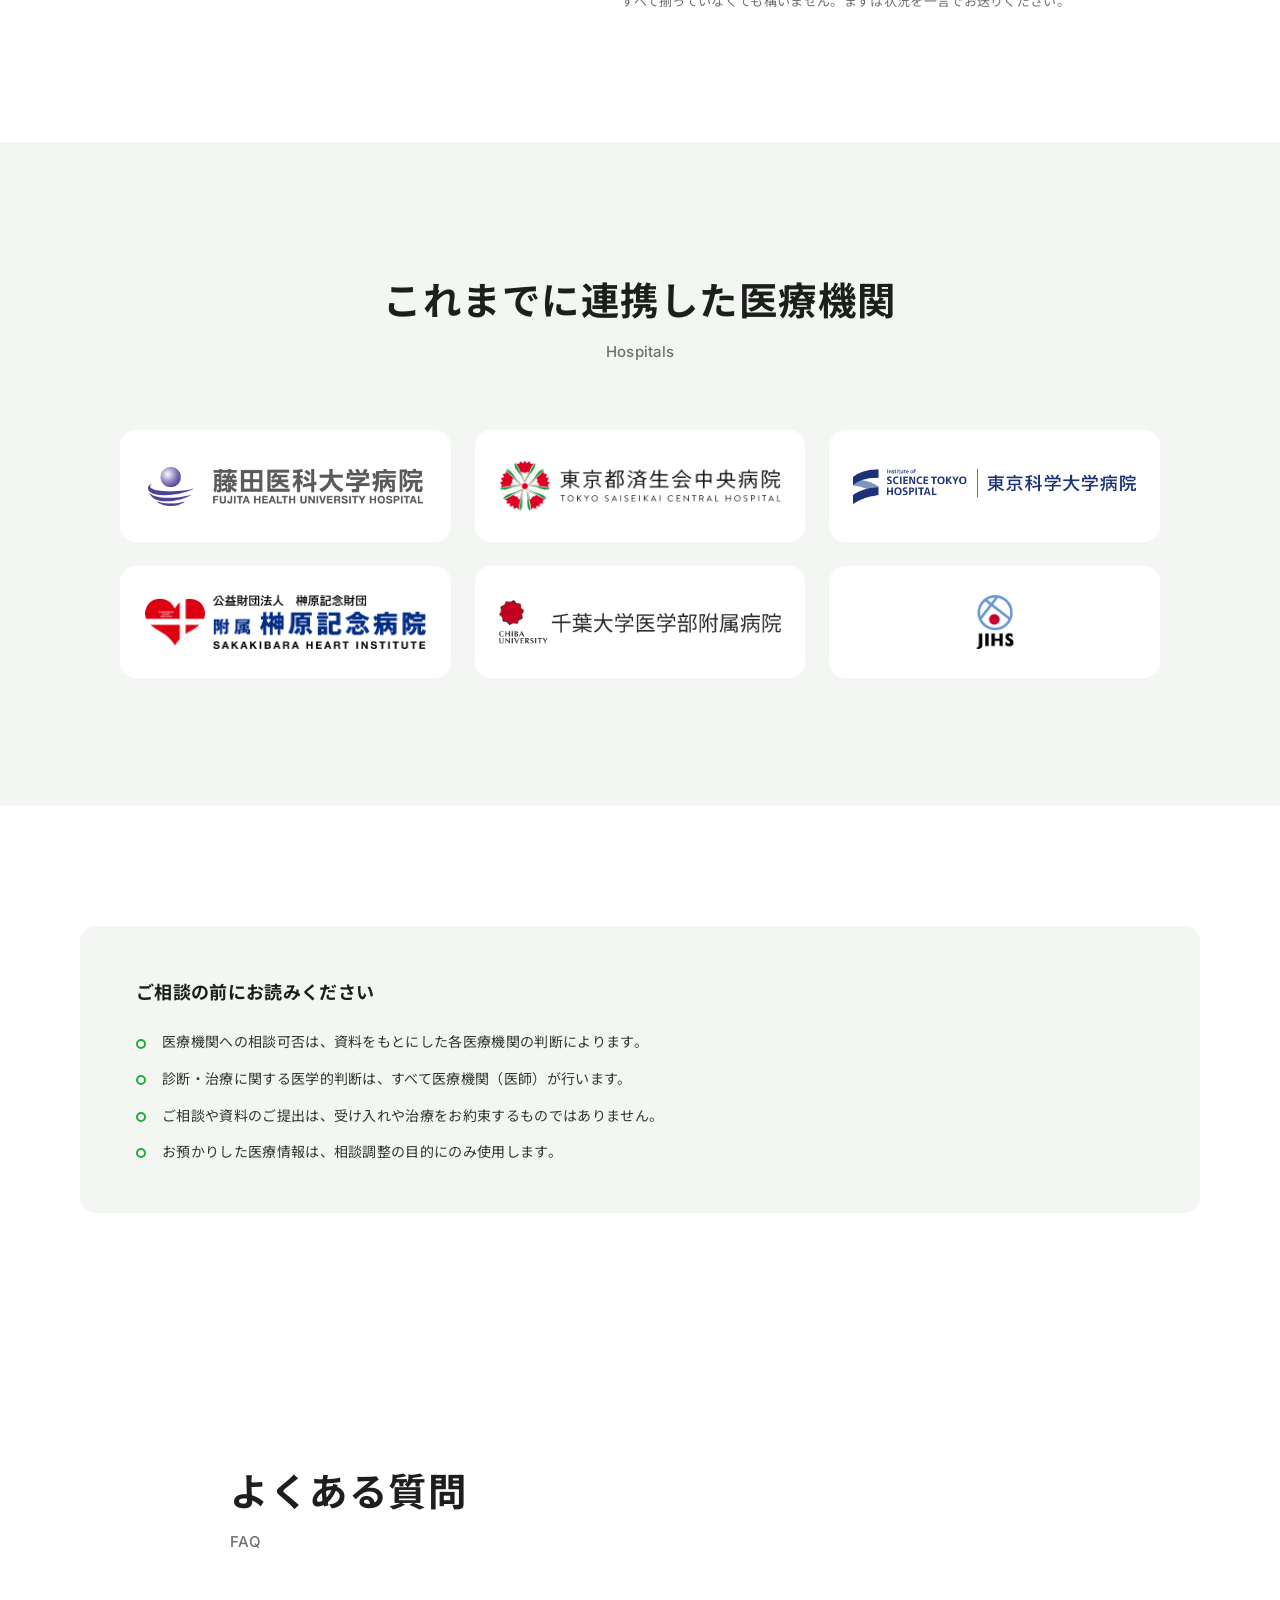
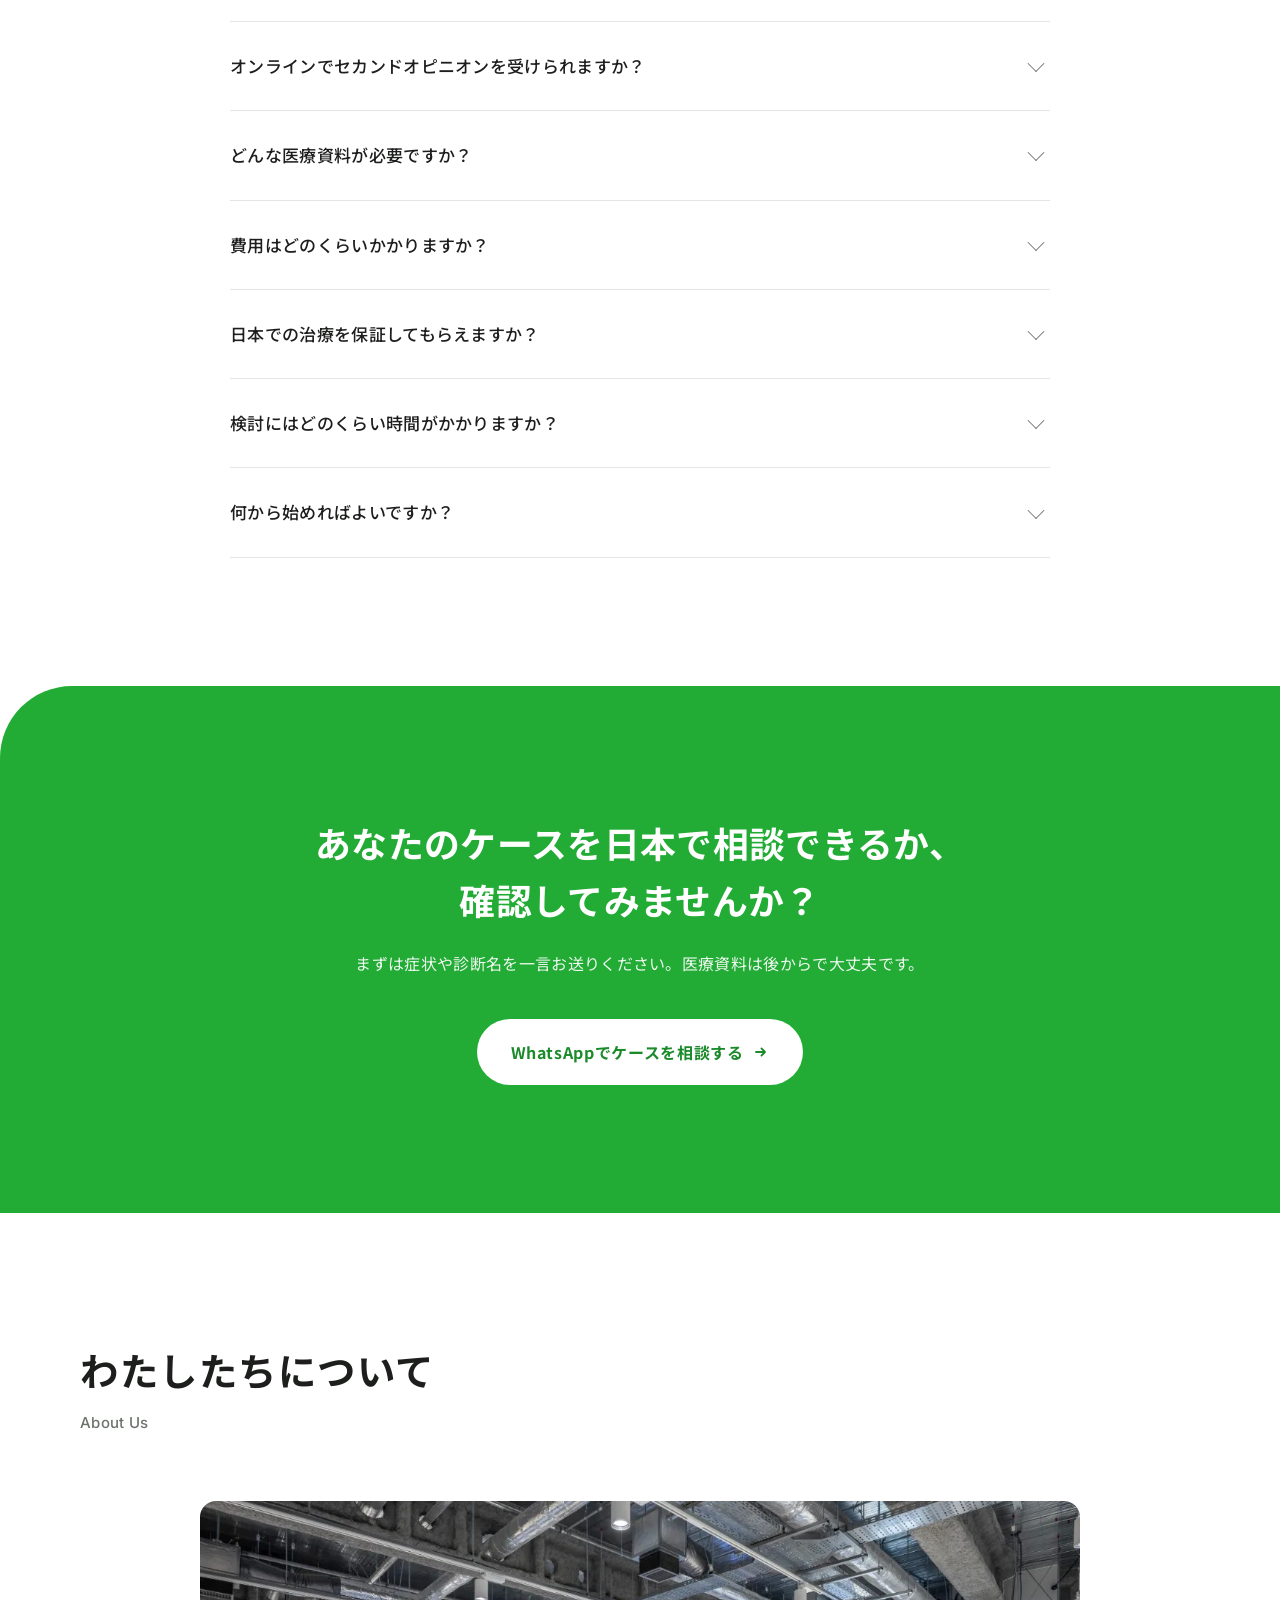
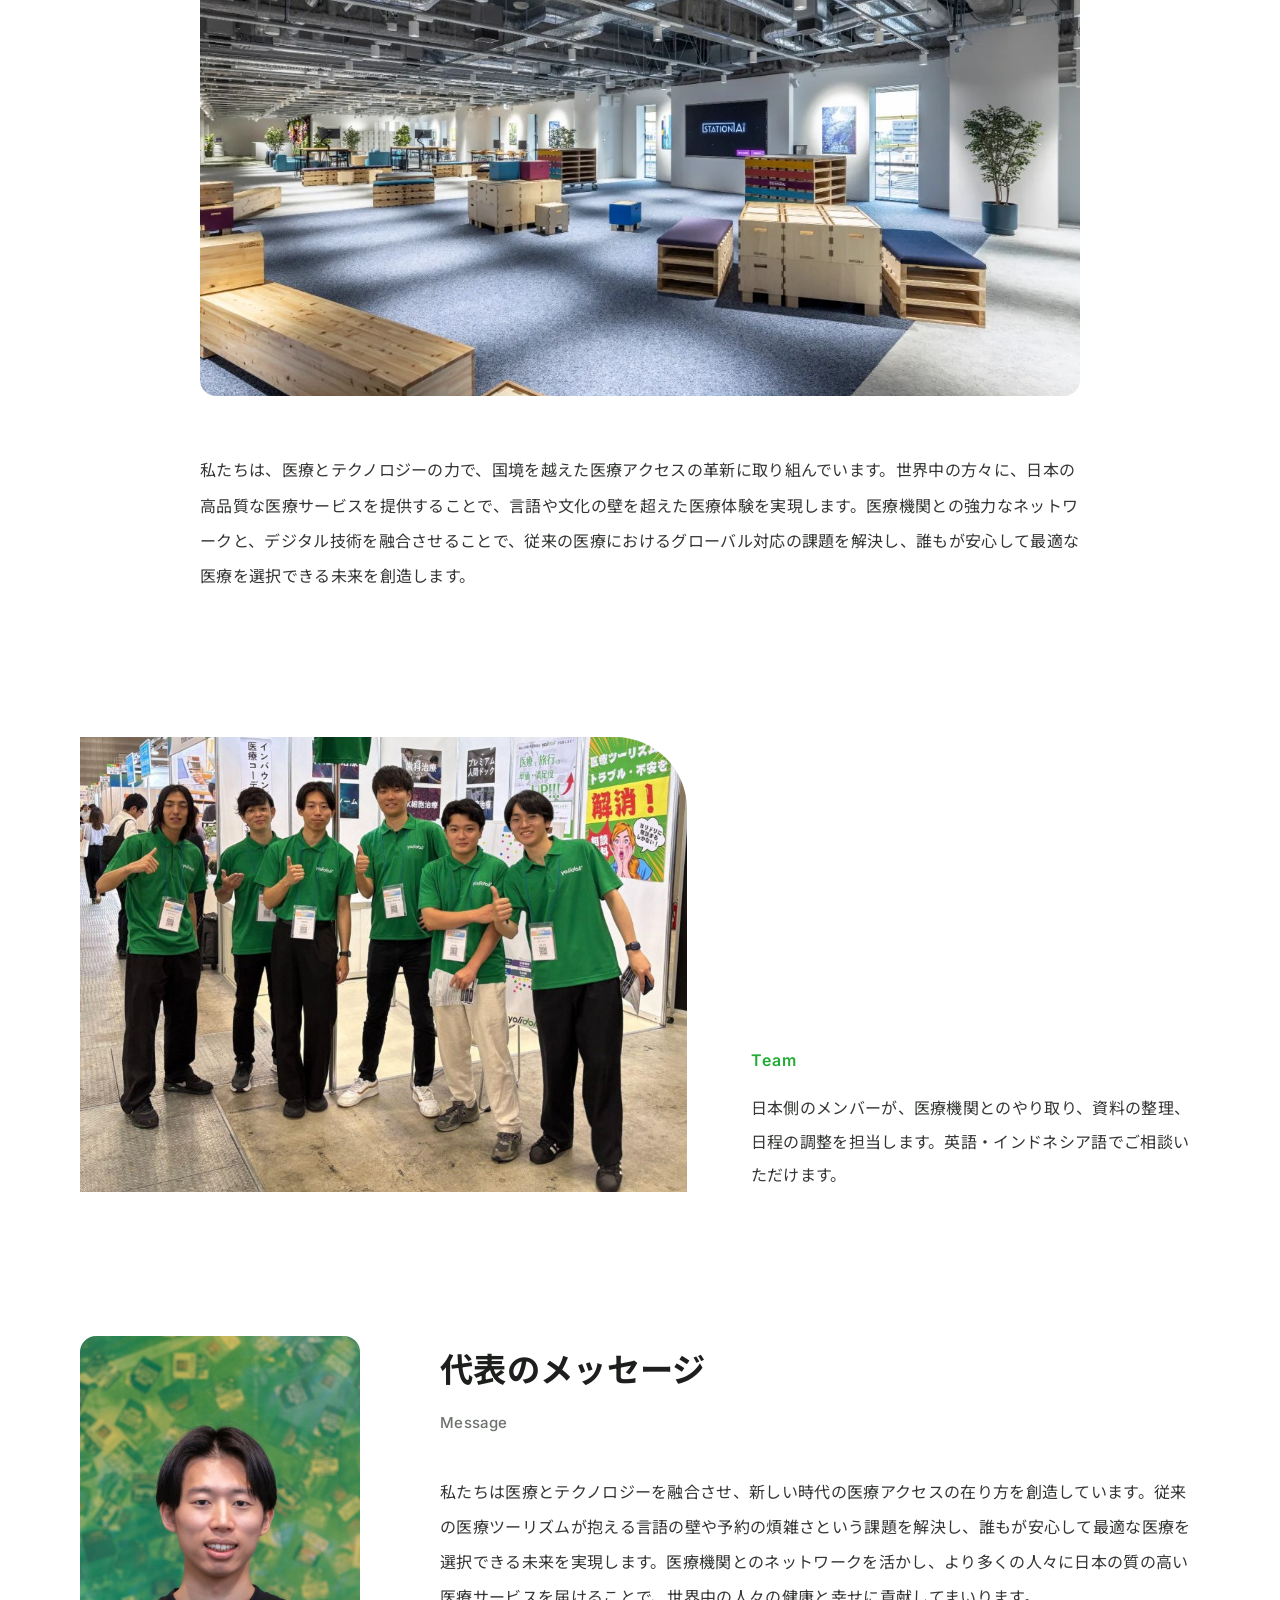
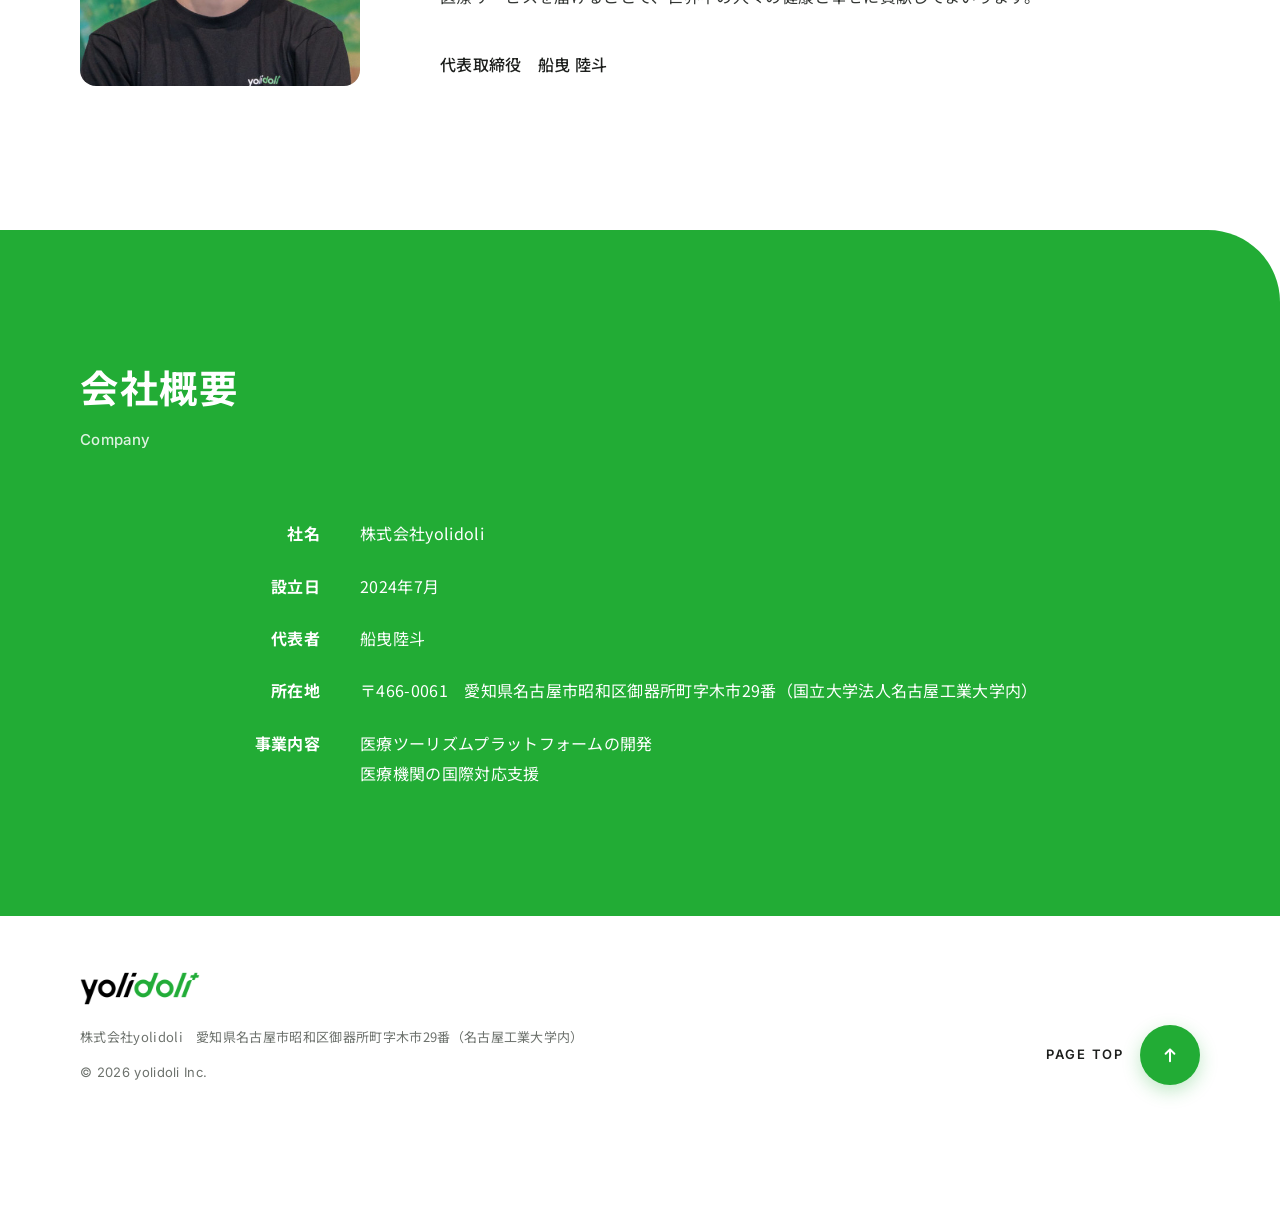
<file: so-01/ja/index.html>
<!doctype html>
<html lang="ja">
<head>
  <meta charset="utf-8">
<meta name="robots" content="noindex">
  <meta name="viewport" content="width=device-width, initial-scale=1">
  <title>日本の医療機関に、セカンドオピニオンと治療の相談を。 | yolidoli</title>
  <meta name="description" content="すでに診断を受けている方が、日本の医師の見解を聞き、日本での治療の選択肢を検討できるように。株式会社yolidoliが医療資料の整理から医療機関とのやり取りまでを支援します。">
  <link rel="preconnect" href="https://fonts.googleapis.com">
  <link rel="preconnect" href="https://fonts.gstatic.com" crossorigin>
  <link href="https://fonts.googleapis.com/css2?family=Inter:wght@400;500;600&family=Noto+Sans+JP:wght@400;500;700&display=swap" rel="stylesheet">
  <link rel="stylesheet" href="style.css?v=20261012224329">
</head>
<body>

  <!-- ヘッダー: 写真の上では白×緑ロゴ、白地に入ると黒×緑ロゴ -->
  <header class="header" id="header">
    <a href="#top" class="header__logo" aria-label="yolidoli">
      <img src="../../_shared/assets/logo-light.png" alt="yolidoli" class="logo logo--light">
      <img src="../../_shared/assets/logo-dark.png" alt="" class="logo logo--dark" aria-hidden="true">
    </a>
    <nav class="header__nav" aria-label="ページ内リンク">
      <a href="#flow">ご利用の流れ</a>
      <a href="#faq">よくある質問</a>
      <a href="#about">私たちについて</a>
    </nav>
    <div class="lang" aria-label="言語"><a href="../ja/" aria-current="page" lang="ja">日本語</a><a href="../en/" lang="en">EN</a><a href="../id/" lang="id">ID</a></div>
    <a href="#" class="btn btn--small js-wa">WhatsAppで相談<svg class="btn__arrow" viewBox="0 0 16 16" aria-hidden="true"><path d="M3 8h9M8.5 4.5 12 8l-3.5 3.5" fill="none" stroke="currentColor" stroke-width="1.8" stroke-linecap="round" stroke-linejoin="round"/></svg></a>
  </header>

  <!-- ヒーロー: 写真を画面いっぱいに固定 -->
  <div class="hero" id="top">
    <div class="hero__photo" role="img" aria-label="日本の病院の外観（イメージ）"></div>
    <div class="hero__scrim"></div>
    <div class="hero__body">
      <p class="hero__eyebrow">海外在住の方向け｜セカンドオピニオン・治療相談サポート</p>
      <h1 class="hero__title">日本の医療機関に、<br>セカンドオピニオンと<br>治療の相談を。</h1>
      <p class="hero__promise">最初のご相談から帰国、その先の治療まで。<br>yolidoliが一貫して伴走します。</p>
      <p class="hero__lead">医療資料の整理・翻訳、医療機関・医師選び、病院とのやり取り、通訳の手配、受診当日の調整、そして治療に進む場合のサポートまで。一連の流れを、すべてサポートします。</p>
      <a href="#" class="btn js-wa">WhatsAppで相談する<svg class="btn__arrow" viewBox="0 0 16 16" aria-hidden="true"><path d="M3 8h9M8.5 4.5 12 8l-3.5 3.5" fill="none" stroke="currentColor" stroke-width="1.8" stroke-linecap="round" stroke-linejoin="round"/></svg></a>
      <p class="hero__note">医療資料は後からで構いません。まずは状況をお聞かせください。</p>
    </div>
    <p class="hero__credit">写真はイメージです</p>
  </div>
  <div class="hero-spacer" aria-hidden="true"></div>

  <main class="content">

    <!-- ご相談いただける内容 -->
    <section class="section section--first services" id="services">
      <div class="container services__grid">
        <div class="services__side">
          <div class="heading reveal">
            <h2>ご相談いただける<br>内容</h2>
            <p class="heading__en">Services</p>
          </div>
          <figure class="services__photo reveal">
            <img src="../../_shared/assets/online-consult.jpg" alt="オンラインで相談するイメージ" loading="lazy">
            <figcaption>オンラインでのセカンドオピニオンに対応できる場合もあります（写真はイメージです）</figcaption>
          </figure>
        </div>
        <dl class="rows reveal">
          <div><dt>セカンドオピニオン</dt><dd>現在の診断・治療方針について、日本の医師の見解を聞く</dd></div>
          <div><dt>診断内容の整理</dt><dd>お手元の医療資料をもとに、相談に必要な情報を整理</dd></div>
          <div><dt>日本での治療の選択肢</dt><dd>日本で受けられる可能性のある治療についての相談</dd></div>
          <div><dt>専門医との相談調整</dt><dd>症例に応じた適切な診療科・専門医との相談機会の調整</dd></div>
          <div><dt>治療渡航の調整</dt><dd>来日して治療する場合の受診・滞在まわりの調整</dd></div>
        </dl>
      </div>
    </section>

    <!-- こんな方 / ご相談のイメージ -->
    <section class="section section--soft" id="for">
      <div class="container two-col">
        <div class="reveal">
          <div class="heading">
            <h2>こんな方のための<br>サービスです</h2>
            <p class="heading__en">For you</p>
          </div>
          <ul class="dots">
            <li>すでに診断を受けており、別の医師の意見も聞きたい</li>
            <li>日本での治療の可能性を確認したい</li>
            <li>医療資料はあるが、どこに相談すればよいか分からない</li>
            <li>ご家族の治療について代わりに相談したい</li>
            <li>今の治療方針のまま進めてよいか不安がある</li>
          </ul>
        </div>
        <div class="reveal">
          <div class="heading">
            <h2>ご相談のイメージ</h2>
            <p class="heading__en">Cases</p>
          </div>
          <ul class="cases">
            <li><strong>海外での治療を検討していた方</strong>マレーシアやシンガポールでの治療を検討していたが、日本での選択肢も比較したい、とご相談</li>
            <li><strong>診断後に別の意見が欲しい方</strong>すでに診断を受け、日本の専門医のセカンドオピニオンを希望</li>
            <li><strong>ご家族の治療を調べる方</strong>ご本人に代わって、日本で相談できるかを確認</li>
          </ul>
          <p class="small">治療の可否や結果をお約束するものではありません。</p>
        </div>
      </div>
    </section>

    <!-- ご利用の流れ -->
    <section class="section" id="flow">
      <div class="container">
        <div class="heading reveal">
          <h2>ご利用の流れ</h2>
          <p class="heading__en">Flow</p>
        </div>
        <ol class="steps reveal" id="steps">
          <li><span class="steps__num">01</span><h3>WhatsAppでご連絡</h3><p>症状や診断名を簡単にお送りください</p></li>
          <li><span class="steps__num">02</span><h3>ヒアリング</h3><p>症状・診断・ご希望を、yolidoliが伺います</p></li>
          <li><span class="steps__num">03</span><h3>医療資料のご共有</h3><p>お手元の資料をお送りいただくだけで結構です。整理と翻訳はyolidoliが行います</p></li>
          <li><span class="steps__num">04</span><h3>相談可否・形式・概算費用のご案内</h3><p>yolidoliが医療機関に照会し、オンライン／来日など可能な形式と費用を確認してご連絡します</p></li>
          <li><span class="steps__num">05</span><h3>実施のご判断</h3><p>実施前に確定額をご案内します。進めるかどうかは、ご自身でお決めいただけます</p></li>
          <li><span class="steps__num">06</span><h3>実施</h3><p>日程の調整から当日まで、セカンドオピニオンの実施や治療渡航の調整をyolidoliが行います</p></li>
        </ol>
      </div>
    </section>

    <!-- 扱う分野 -->
    <section class="section section--soft" id="areas">
      <div class="container">
        <div class="heading reveal">
          <h2>ご相談が多い領域</h2>
          <p class="heading__en">Areas</p>
        </div>
        <p class="lead reveal">以下は一例です。記載のない疾患・領域についてもご相談いただけます。</p>
        <dl class="areas reveal">
          <div><dt>脳・神経／変性疾患</dt><dd>脳血管疾患、神経・運動機能に関わる疾患 など</dd></div>
          <div><dt>心臓・循環器</dt><dd>心疾患、循環器領域の検査・治療 など</dd></div>
          <div><dt>がん</dt><dd>大腸がん・胃がん・肺がん等の診断・治療の選択肢</dd></div>
          <div><dt>整形・脊椎</dt><dd>関節・脊椎に関わる治療のご相談</dd></div>
          <div><dt>その他・難治性</dt><dd>診断がついている難治性・希少な症例のご相談</dd></div>
        </dl>
      </div>
    </section>

    <!-- あると助かる情報 -->
    <section class="section" id="preparation">
      <div class="container prep reveal">
        <div class="heading">
          <h2>ご相談の際に<br>あると助かる情報</h2>
          <p class="heading__en">Preparation</p>
        </div>
        <div>
          <ul class="dots">
            <li>現在の症状・経過の簡単な説明</li>
            <li>診断名（分かる範囲で）</li>
            <li>これまでの検査・治療の内容</li>
            <li>お手元にある医療資料（検査結果・CT/MRIなどの画像データ）</li>
            <li>ご希望の相談形式（オンライン／来日）</li>
          </ul>
          <p class="small">すべて揃っていなくても構いません。まずは状況を一言でお送りください。</p>
        </div>
      </div>
    </section>

    <!-- これまでに連携した医療機関 -->
    <section class="section section--soft hospitals" id="hospitals">
      <div class="container">
        <div class="heading heading--center reveal">
          <h2>これまでに連携した医療機関</h2>
          <p class="heading__en">Hospitals</p>
        </div>
        <ul class="hospitals__list reveal">
          <li><a href="https://hospital.fujita-hu.ac.jp/en/" target="_blank" rel="noopener" aria-label="藤田医科大学病院の公式サイト（新しいタブで開きます）"><img src="../../_shared/assets/hospitals/fujita-hospital.png" alt="藤田医科大学病院" loading="lazy"></a></li>
          <li><a href="https://www.saichu.jp/english/home/" target="_blank" rel="noopener" aria-label="東京都済生会中央病院の公式サイト（新しいタブで開きます）"><img src="../../_shared/assets/hospitals/saiseikai-chuo.png" alt="東京都済生会中央病院" loading="lazy"></a></li>
          <li><a href="https://www.tmd.ac.jp/english/hospitals/" target="_blank" rel="noopener" aria-label="東京科学大学病院の公式サイト（新しいタブで開きます）"><img src="../../_shared/assets/hospitals/science-tokyo-hospital.png" alt="東京科学大学病院" loading="lazy"></a></li>
          <li><a href="https://www.hp.heart.or.jp/" target="_blank" rel="noopener" aria-label="榊原記念病院の公式サイト（新しいタブで開きます）"><img src="../../_shared/assets/hospitals/sakakibara-heart.png" alt="榊原記念病院" loading="lazy"></a></li>
          <li><a href="https://www.ho.chiba-u.ac.jp/" target="_blank" rel="noopener" aria-label="千葉大学医学部附属病院の公式サイト（新しいタブで開きます）"><img src="../../_shared/assets/hospitals/chiba-university-hospital.png" alt="千葉大学医学部附属病院" loading="lazy"></a></li>
          <li><a href="https://www.hosp.jihs.go.jp/en/" target="_blank" rel="noopener" aria-label="国立国際医療センター（JIHS）の公式サイト（新しいタブで開きます）"><img src="../../_shared/assets/hospitals/ncgm-jihs.png" alt="国立国際医療センター（JIHS）" loading="lazy"></a></li>
        </ul>
      </div>
    </section>

    <!-- 注意事項 -->
    <section class="section section--tight">
      <div class="container">
        <div class="notice reveal">
          <h2>ご相談の前にお読みください</h2>
          <ul class="dots dots--small">
            <li>医療機関への相談可否は、資料をもとにした各医療機関の判断によります。</li>
            <li>診断・治療に関する医学的判断は、すべて医療機関（医師）が行います。</li>
            <li>ご相談や資料のご提出は、受け入れや治療をお約束するものではありません。</li>
            <li>お預かりした医療情報は、相談調整の目的にのみ使用します。</li>
          </ul>
        </div>
      </div>
    </section>

    <!-- FAQ -->
    <section class="section" id="faq">
      <div class="container container--narrow">
        <div class="heading reveal">
          <h2>よくある質問</h2>
          <p class="heading__en">FAQ</p>
        </div>
        <div class="faq reveal">
          <details><summary>オンラインでセカンドオピニオンを受けられますか？</summary><div class="faq__panel"><p>症例と医療機関によりますが、オンラインでの実施に対応できる場合があります。まずは状況をお聞かせください。</p></div></details>
          <details><summary>どんな医療資料が必要ですか？</summary><div class="faq__panel"><p>診断書・検査結果・CT/MRIなどの画像データがあるとスムーズです。揃っていない場合も、まずはご相談ください。</p></div></details>
          <details><summary>費用はどのくらいかかりますか？</summary><div class="faq__panel"><div class="faq__body"><p>ご相談内容・相談形式・医療機関により異なります。目安は次のとおりです。</p><ul class="dots dots--small"><li>オンラインでのセカンドオピニオンなど、気軽に始められるプラン：10万円前後から</li><li>来日しての受診・通訳の同行・送迎まで、すべてお任せいただけるフルサポートのプランもご用意しています</li></ul><p>いずれも実施前に必ず確定額をご案内し、ご了承いただいてから進めます。</p></div></div></details>
          <details><summary>日本での治療を保証してもらえますか？</summary><div class="faq__panel"><p>治療の可否は医療機関の判断によるため、お約束はできません。可能性と選択肢を確認するところから、一緒に進めます。</p></div></details>
          <details><summary>検討にはどのくらい時間がかかりますか？</summary><div class="faq__panel"><p>資料が揃ってから、通常1〜2週間程度で相談可否をご連絡できることが多いです（医療機関により異なります）。</p></div></details>
          <details><summary>何から始めればよいですか？</summary><div class="faq__panel"><p>WhatsAppで、症状または診断名を一言お送りください。医療資料は後からで構いません。</p></div></details>
        </div>
      </div>
    </section>

    <!-- 最後の CTA -->
    <div class="cta-wrap">
    <section class="cta">
      <div class="container reveal">
        <h2>あなたのケースを日本で相談できるか、<br>確認してみませんか？</h2>
        <p>まずは症状や診断名を一言お送りください。医療資料は後からで大丈夫です。</p>
        <a href="#" class="btn btn--white js-wa">WhatsAppでケースを相談する<svg class="btn__arrow" viewBox="0 0 16 16" aria-hidden="true"><path d="M3 8h9M8.5 4.5 12 8l-3.5 3.5" fill="none" stroke="currentColor" stroke-width="1.8" stroke-linecap="round" stroke-linejoin="round"/></svg></a>
      </div>
    </section>
    </div>

    <!-- 私たちについて（コーポレートサイトの構成を参考） -->
    <section class="section about" id="about">
      <div class="container">
        <div class="heading reveal">
          <h2>わたしたちについて</h2>
          <p class="heading__en">About Us</p>
        </div>
        <figure class="about__office reveal">
          <img src="../../_shared/assets/office.jpg" alt="STATION Ai のオフィス" loading="lazy">
        </figure>
        <p class="about__text reveal">私たちは、医療とテクノロジーの力で、国境を越えた医療アクセスの革新に取り組んでいます。世界中の方々に、日本の高品質な医療サービスを提供することで、言語や文化の壁を超えた医療体験を実現します。医療機関との強力なネットワークと、デジタル技術を融合させることで、従来の医療におけるグローバル対応の課題を解決し、誰もが安心して最適な医療を選択できる未来を創造します。</p>

        <div class="about__team reveal">
          <figure>
            <img src="../../_shared/assets/team-crop.jpg" alt="展示会のyolidoliブース前に立つメンバー" loading="lazy">
          </figure>
          <div class="about__team-text">
            <p class="about__team-label">Team</p>
            <p>日本側のメンバーが、医療機関とのやり取り、資料の整理、日程の調整を担当します。英語・インドネシア語でご相談いただけます。</p>
          </div>
        </div>

        <div class="message">
          <figure class="message__photo reveal">
            <img src="../../_shared/assets/ceo.jpg" alt="代表取締役 船曳陸斗" loading="lazy">
          </figure>
          <div class="message__body reveal">
            <h3>代表のメッセージ</h3>
            <p class="heading__en">Message</p>
            <p>私たちは医療とテクノロジーを融合させ、新しい時代の医療アクセスの在り方を創造しています。従来の医療ツーリズムが抱える言語の壁や予約の煩雑さという課題を解決し、誰もが安心して最適な医療を選択できる未来を実現します。医療機関とのネットワークを活かし、より多くの人々に日本の質の高い医療サービスを届けることで、世界中の人々の健康と幸せに貢献してまいります。</p>
            <p class="message__name">代表取締役　船曳 陸斗</p>
          </div>
        </div>
      </div>

      <div class="company reveal">
        <div class="container">
          <div class="heading heading--light">
            <h2>会社概要</h2>
            <p class="heading__en">Company</p>
          </div>
          <dl class="company__table">
            <div><dt>社名</dt><dd>株式会社yolidoli</dd></div>
            <div><dt>設立日</dt><dd>2024年7月</dd></div>
            <div><dt>代表者</dt><dd>船曳陸斗</dd></div>
            <div><dt>所在地</dt><dd>〒466-0061　愛知県名古屋市昭和区御器所町字木市29番（国立大学法人名古屋工業大学内）</dd></div>
            <div><dt>事業内容</dt><dd>医療ツーリズムプラットフォームの開発<br>医療機関の国際対応支援</dd></div>
          </dl>
        </div>
      </div>
    </section>


    <footer class="footer">
      <div class="container footer__row">
        <div class="footer__inner">
          <img src="../../_shared/assets/logo-dark.png" alt="yolidoli" class="footer__logo">
          <p>株式会社yolidoli　愛知県名古屋市昭和区御器所町字木市29番（名古屋工業大学内）</p>
          <p class="footer__copy">© 2026 yolidoli Inc.</p>
        </div>
        <a href="#top" class="totop" aria-label="ページの先頭へ戻る">
          <span class="totop__label">Page top</span>
          <span class="totop__circle"><svg viewBox="0 0 16 16" aria-hidden="true"><path d="M8 13V3.5M4.5 7 8 3.5 11.5 7" fill="none" stroke="currentColor" stroke-width="1.6" stroke-linecap="round" stroke-linejoin="round"/></svg></span>
        </a>
      </div>
    </footer>
  </main>

  <a href="#" class="sticky-wa js-wa">WhatsAppで相談する</a>

  <script src="main.js?v=20261015logo"></script>
</body>
</html>
</file>
<file: mcu-01/en/style.css>
/* yolidoli 健診 LP 試作（日本語）— 色・書体はコーポレートサイト yolidoli.com に合わせる */

:root {
  --green: #22ac35;
  --green-deep: #1a8a2a;
  --ink: #1d1f1d;
  --text: #333633;
  --muted: #6d726d;
  --line: #e3e6e3;
  --soft: #f4f6f4;
  --white: #ffffff;
  --radius-xl: 72px;
  --ease: cubic-bezier(.22, .61, .36, 1);
  --en: "Inter", "Noto Sans JP", sans-serif;
  --ja: "Inter", "Noto Sans JP", sans-serif;
}

*, *::before, *::after { box-sizing: border-box; }
html { scroll-behavior: smooth; }
body {
  margin: 0;
  font-family: var(--ja);
  color: var(--text);
  background: var(--white);
  line-height: 1.9;
  letter-spacing: .02em;
  -webkit-font-smoothing: antialiased;
}
img { display: block; max-width: 100%; }
a { color: inherit; text-decoration: none; }
h1, h2, h3, p, ul, ol, dl, dd, figure { margin: 0; padding: 0; }
h1, h2, h3 { word-break: keep-all; overflow-wrap: anywhere; }
ul, ol { list-style: none; }
.sp { display: none; }

.container { width: min(1120px, 100% - 96px); margin-inline: auto; }
.container--narrow { width: min(820px, 100% - 96px); }

/* ---------- ボタン ---------- */
.btn {
  display: inline-flex;
  align-items: center;
  gap: 10px;
  padding: 18px 34px;
  border-radius: 999px;
  background: var(--green);
  color: var(--white);
  font-weight: 700;
  font-size: 16px;
  letter-spacing: .04em;
  transition: background .3s, transform .3s var(--ease);
}
.btn:hover { background: var(--green-deep); transform: translateY(-1px); }
.btn__arrow { width: 16px; height: 16px; flex: none; transition: transform .35s var(--ease); }
.btn:hover .btn__arrow, .btn:focus-visible .btn__arrow { transform: translateX(4px); }
.btn--small .btn__arrow { width: 13px; height: 13px; }
.btn--small { padding: 10px 22px; font-size: 14px; }
.btn--white { background: var(--white); color: var(--green-deep); }
.btn--white:hover { background: #eef7ef; }

/* ---------- ヘッダー（Kagu Rig LP と同じ: 透明 → 地色付き） ---------- */
.header {
  position: fixed;
  inset: 0 0 auto 0;
  z-index: 50;
  display: flex;
  align-items: center;
  justify-content: space-between;
  gap: 32px;
  padding: 26px 48px;
  color: var(--white);
  transition: background .5s, color .5s, padding .5s, box-shadow .5s;
}
.header__logo { position: relative; display: block; width: 132px; height: 36px; }
.logo { position: absolute; inset: 0; width: 100%; height: 100%; object-fit: contain; object-position: left center; transition: opacity .5s; }
.logo--dark { opacity: 0; }
.header__nav { display: flex; gap: 32px; margin-left: auto; font-size: 14px; font-weight: 500; }
.header__nav a { position: relative; padding-bottom: 4px; opacity: .9; transition: opacity .3s; }
.header__nav a:hover, .header__nav a:focus-visible { opacity: 1; }
/* Kagu Rig LP と同じ: カーソルを乗せると下線が左から伸び、外すと右へ抜ける */
.header__nav a::after {
  content: "";
  position: absolute;
  left: 0;
  bottom: 0;
  width: 100%;
  height: 1.5px;
  background: var(--green);
  transform: scaleX(0);
  transform-origin: right;
  transition: transform .45s var(--ease);
}
.header__nav a:hover::after, .header__nav a:focus-visible::after { transform: scaleX(1); transform-origin: left; }
.lang { display: flex; align-items: center; font-family: var(--en); font-size: 13px; font-weight: 500; }
.lang a { padding: 4px 8px; opacity: .65; transition: opacity .3s; }
.lang a + a { border-left: 1px solid currentColor; }
.lang a:hover, .lang a[aria-current="page"] { opacity: 1; }
.lang a[aria-current="page"] { font-weight: 600; }
.header.is-solid {
  background: rgba(255, 255, 255, .96);
  color: var(--ink);
  padding: 16px 48px;
  box-shadow: 0 1px 0 var(--line);
}
.header.is-solid .logo--light { opacity: 0; }
.header.is-solid .logo--dark { opacity: 1; }

/* ---------- ヒーロー（固定写真の上に本文が重なって上がる） ---------- */
.hero {
  position: fixed;
  inset: 0;
  z-index: 0;
  overflow: hidden;
  background: #0f1a12;
  /* ヘッダーの下と、上がってくる白い面の上に必ず余白を取り、その間で文字の塊を縦中央に置く */
  display: flex;
  flex-direction: column;
  justify-content: center;
  padding: calc(112px + env(safe-area-inset-top, 0px)) 0 calc(var(--radius-xl) + 40px);
}
.hero__photo {
  position: absolute;
  inset: 0;
  background: url("../../_shared/assets/hero-hospital.jpg") center 30% / cover no-repeat;
}
.hero__scrim {
  position: absolute;
  inset: 0;
  background:
    linear-gradient(90deg, rgba(10, 16, 12, .62) 0%, rgba(10, 16, 12, .38) 45%, rgba(10, 16, 12, .05) 75%),
    linear-gradient(0deg, rgba(10, 16, 12, .35) 0%, rgba(10, 16, 12, 0) 40%);
}
.hero__body {
  position: relative;
  margin-left: max(48px, calc((100vw - 1120px) / 2));
  width: min(680px, 100% - 96px);
  color: var(--white);
  transition: opacity .6s;
}
.hero.is-passed .hero__body, .hero.is-passed .hero__credit { opacity: 0; }
.hero__eyebrow { font-size: 13px; letter-spacing: .08em; opacity: .85; margin-bottom: clamp(12px, 3vh, 28px); }
.hero__title {
  font-size: clamp(26px, min(3.6vw, 5.4vh), 48px);
  font-weight: 700;
  line-height: 1.45;
  letter-spacing: .04em;
  word-break: keep-all;
  margin-bottom: clamp(16px, 4.6vh, 44px);
}
.hero__promise {
  font-size: clamp(16px, min(1.9vw, 2.9vh), 25px);
  font-weight: 700;
  line-height: 1.7;
  letter-spacing: .04em;
  word-break: keep-all;
  margin-bottom: clamp(10px, 2.3vh, 22px);
  padding-left: 18px;
  border-left: 3px solid var(--green);
  text-shadow: 0 1px 12px rgba(0, 0, 0, .25);
}
.hero__lead { font-size: clamp(14px, min(1.15vw, 1.9vh), 16px); font-weight: 500; line-height: 1.95; margin-bottom: clamp(20px, 5.6vh, 56px); text-shadow: 0 1px 10px rgba(0, 0, 0, .3); }
.hero__points { display: grid; gap: 6px; margin-bottom: 36px; font-size: 14px; }
.hero__points li { position: relative; padding-left: 20px; }
.hero__points li::before {
  content: "";
  position: absolute;
  left: 0;
  top: .78em;
  width: 8px;
  height: 8px;
  border-radius: 50%;
  border: 1.5px solid var(--white);
}
.hero__note { margin-top: 14px; font-size: 12px; opacity: .8; }
.hero__credit { position: absolute; right: 24px; bottom: 18px; font-size: 11px; color: rgba(255, 255, 255, .7); transition: opacity .6s; }
.hero-spacer { height: 100svh; }

/* ---------- 本文 ---------- */
.content { position: relative; z-index: 1; }
.content > section, .footer { background: var(--white); }

/* 最初に上がってくる面: 左上だけ丸める（コーポレートサイトのトップと同じ発想） */
.section--first { border-top-left-radius: var(--radius-xl); margin-top: calc(var(--radius-xl) * -1); background: var(--white); }

.section { padding: 128px 0; }
.section--tight { padding: 120px 0; }
.content > .section--soft { background: var(--soft); }

.heading { margin-bottom: 64px; }
.heading h2, .heading h3 {
  font-size: clamp(26px, 3vw, 40px);
  font-weight: 700;
  color: var(--ink);
  line-height: 1.5;
  letter-spacing: .04em;
}
.heading__en {
  margin-top: 10px;
  font-family: var(--en);
  font-size: 15px;
  font-weight: 500;
  color: var(--muted);
  letter-spacing: .02em;
}
.heading--center { text-align: center; }
.heading--light h2, .heading--light .heading__en { color: var(--white); }
.heading--light .heading__en { opacity: .85; }

.lead { margin: -32px 0 48px; color: var(--muted); }
.small { margin-top: 28px; font-size: 13px; color: var(--muted); line-height: 1.9; }

/* 丸だけの箇条書き */
.dots { display: grid; gap: 14px; }
.dots li { position: relative; padding-left: 26px; }
.dots li::before {
  content: "";
  position: absolute;
  left: 0;
  top: .72em;
  width: 10px;
  height: 10px;
  border-radius: 50%;
  border: 2px solid var(--green);
}
.dots--small { gap: 10px; font-size: 14px; }

/* ---------- ご不安（問い） ---------- */
.questions { border-top: 1px solid var(--line); }
.question {
  display: grid;
  grid-template-columns: 120px 1fr;
  align-items: baseline;
  padding: 44px 0;
  border-bottom: 1px solid var(--line);
}
.question__num { font-family: var(--en); font-size: 15px; font-weight: 600; color: var(--green); letter-spacing: .08em; }
.question h3 { font-size: clamp(20px, 2.2vw, 28px); font-weight: 700; color: var(--ink); line-height: 1.6; margin-bottom: 8px; }
.question p { color: var(--muted); }
.questions__tail { margin-top: 48px; font-size: 17px; font-weight: 500; color: var(--ink); }

/* ---------- わたしたちについて ---------- */
.about { padding-bottom: 0; }
.about__office { width: min(880px, 100%); margin: 0 auto 56px; border-radius: 16px; overflow: hidden; }
.about__office img { width: 100%; aspect-ratio: 16 / 9; object-fit: cover; }
.about__text { max-width: 880px; margin: 0 auto 144px; font-size: 16px; line-height: 2.2; }

.about__team {
  display: grid;
  grid-template-columns: 1.35fr 1fr;
  gap: 64px;
  align-items: end;
  margin-bottom: 144px;
}
.about__team figure { border-radius: 0 var(--radius-xl) 0 0; overflow: hidden; }
.about__team img { width: 100%; aspect-ratio: 4 / 3; object-fit: cover; }
.about__team-label { font-family: var(--en); font-weight: 600; color: var(--green); letter-spacing: .08em; margin-bottom: 16px; }
.about__team-text p:last-child { line-height: 2.1; }

.message { display: grid; grid-template-columns: 280px 1fr; gap: 80px; align-items: start; padding-bottom: 144px; }
.message__photo { border-radius: 16px; overflow: hidden; }
.message__photo img { width: 100%; aspect-ratio: 4 / 5; object-fit: cover; object-position: center 30%; }
.message__body h3 { font-size: clamp(24px, 2.6vw, 34px); font-weight: 700; color: var(--ink); }
.message__body .heading__en { margin-bottom: 36px; }
.message__body h3 { margin-bottom: 28px; }
.message__body p:not(.heading__en) { line-height: 2.2; }
.message__name { margin-top: 32px; font-weight: 500; color: var(--ink); }

.company { background: var(--green); color: var(--white); padding: 128px 0; border-top-right-radius: var(--radius-xl); }
.company__table { max-width: 860px; margin-left: 120px; display: grid; gap: 22px; }
.company__table div { display: grid; grid-template-columns: 120px 1fr; gap: 40px; }
.company__table dt { font-weight: 700; text-align: right; }
.company__table dd { line-height: 1.9; }

/* ---------- 医療機関 ---------- */
.hospitals__list {
  display: grid;
  grid-template-columns: repeat(3, 1fr);
  gap: 24px;
  align-items: center;
  max-width: 1040px;
  margin: 0 auto;
}
.hospitals__list li { display: flex; justify-content: center; }
.hospitals__list li { align-self: stretch; }
.hospitals__list a { display: flex; align-items: center; justify-content: center; width: 100%; height: 112px; padding: 20px 24px; border-radius: 16px; background: var(--white); transition: box-shadow .3s, transform .3s var(--ease); }
.hospitals__list a:hover { box-shadow: 0 8px 24px rgba(20, 40, 25, .08); transform: translateY(-2px); }
.hospitals__list a:focus-visible { outline: 2px solid var(--green); outline-offset: 4px; }
.hospitals__list img { max-height: 54px; width: auto; }

/* ---------- ご相談いただける内容 ---------- */
.services__grid { display: grid; grid-template-columns: 1fr 1.25fr; gap: 96px; align-items: start; }
.services__photo { border-radius: var(--radius-xl) 0 0 0; overflow: hidden; }
.services__photo img { width: 100%; aspect-ratio: 4 / 3; object-fit: cover; }
.services__photo figcaption { padding-top: 12px; font-size: 12px; color: var(--muted); }
.rows { border-top: 1px solid var(--line); margin-top: 8px; }
.rows div { padding: 30px 0; border-bottom: 1px solid var(--line); }
.rows dt { font-size: 19px; font-weight: 700; color: var(--ink); margin-bottom: 6px; }
.rows dd { color: var(--muted); }

/* ---------- 扱う分野 ---------- */
.areas { border-top: 1px solid #d8ddd8; }
.areas div { display: grid; grid-template-columns: 300px 1fr; gap: 40px; padding: 30px 0; border-bottom: 1px solid #d8ddd8; }
.areas dt { font-size: 19px; font-weight: 700; color: var(--ink); }
.areas dd { color: var(--muted); }

/* ---------- 2カラム ---------- */
.two-col { display: grid; grid-template-columns: 1fr 1fr; gap: 112px; }
.two-col--wide-right { grid-template-columns: 1fr 1.15fr; }

.cases { display: grid; gap: 28px; }
.cases li { padding-left: 24px; border-left: 2px solid var(--green); color: var(--muted); }
.cases strong { display: block; color: var(--ink); font-size: 17px; margin-bottom: 4px; }

/* ---------- サポート ---------- */
.support { display: grid; grid-template-columns: repeat(3, 1fr); gap: 56px 48px; }
.support span { display: block; font-family: var(--en); font-weight: 600; color: var(--green); letter-spacing: .08em; margin-bottom: 14px; }
.support h3 { font-size: 18px; color: var(--ink); line-height: 1.6; margin-bottom: 8px; }
.support p { color: var(--muted); font-size: 15px; }

/* ---------- 流れ ---------- */
.timeline { position: relative; display: grid; gap: 36px; padding-left: 36px; counter-reset: step; }
.timeline::before { content: ""; position: absolute; left: 7px; top: 10px; bottom: 10px; width: 1px; background: var(--line); }
.timeline li { position: relative; counter-increment: step; }
.timeline li::before {
  content: "";
  position: absolute;
  left: -36px;
  top: .55em;
  width: 15px;
  height: 15px;
  border-radius: 50%;
  border: 2px solid var(--green);
  background: var(--white);
}
.timeline h3 { font-size: 18px; color: var(--ink); line-height: 1.6; }
.timeline h3::before { content: counter(step, decimal-leading-zero) "　"; font-family: var(--en); font-size: 14px; color: var(--green); }
.timeline p { color: var(--muted); font-size: 15px; }

/* ---------- 流れ（縦の時系列） ---------- */
.steps { position: relative; max-width: 960px; }
.steps::before { content: ""; position: absolute; left: 7px; top: 14px; bottom: 14px; width: 1px; background: #d3d9d3; }
.steps li {
  position: relative;
  display: grid;
  grid-template-columns: 72px 320px 1fr;
  gap: 0 32px;
  align-items: baseline;
  padding: 0 0 48px 48px;
}
.steps li:last-child { padding-bottom: 0; }
.steps::after {
  content: "";
  position: absolute;
  left: 7px;
  top: 14px;
  bottom: 14px;
  width: 2px;
  margin-left: -.5px;
  background: var(--green);
  transform-origin: top;
  transform: scaleY(var(--p, 0));
  transition: transform .15s linear;
}
.steps li { transition: color .4s; }
.steps li::before { transition: background .45s var(--ease), box-shadow .45s var(--ease); z-index: 1; }
.steps li.is-done::before { background: var(--green); box-shadow: 0 0 0 5px rgba(34, 172, 53, .14); }
.steps li::before {
  content: "";
  position: absolute;
  left: 0;
  top: .5em;
  width: 15px;
  height: 15px;
  border-radius: 50%;
  border: 2px solid var(--green);
  background: var(--white);
}
.steps__num { font-family: var(--en); font-weight: 600; color: var(--green); letter-spacing: .08em; }
.steps h3 { font-size: 19px; color: var(--ink); line-height: 1.6; }
.steps p { color: var(--muted); font-size: 15px; line-height: 1.9; }

/* ---------- あると助かる情報 ---------- */
.prep { display: grid; grid-template-columns: 1fr 1.3fr; gap: 96px; align-items: start; }
.prep .heading { margin-bottom: 0; }

/* ---------- 注意事項 ---------- */
.notice { background: var(--soft); border-radius: 16px; padding: 48px 56px; }
.notice h2 { font-size: 18px; color: var(--ink); margin-bottom: 20px; }

/* ---------- FAQ ---------- */
.faq { border-top: 1px solid var(--line); }
.faq details { border-bottom: 1px solid var(--line); }
.faq summary {
  position: relative;
  padding: 28px 48px 28px 0;
  font-size: 17px;
  font-weight: 500;
  color: var(--ink);
  cursor: pointer;
  list-style: none;
}
.faq summary::-webkit-details-marker { display: none; }
.faq summary::after {
  content: "";
  position: absolute;
  right: 8px;
  top: 50%;
  width: 12px;
  height: 12px;
  border-right: 1.5px solid var(--muted);
  border-bottom: 1.5px solid var(--muted);
  transform: translateY(-70%) rotate(45deg);
  transition: transform .3s;
}
.faq details[open] summary::after { transform: translateY(-30%) rotate(-135deg); }
.faq__panel { overflow: hidden; }
.faq__panel > p { padding: 0 0 28px; color: var(--muted); }
.faq__body { display: grid; gap: 14px; padding: 0 0 28px; color: var(--muted); }
.faq__body .dots li::before { border-color: var(--green); }

/* ---------- CTA / フッター ---------- */
.cta-wrap { background: var(--white); }
.cta { background: var(--green); }
.cta { color: var(--white); padding: 128px 0; text-align: center; border-top-left-radius: var(--radius-xl); }
.cta h2 { font-size: clamp(24px, 2.8vw, 36px); line-height: 1.6; margin-bottom: 20px; }
.cta p { opacity: .92; margin-bottom: 40px; }
.footer { padding: 56px 0 120px; }
.footer__inner { display: grid; gap: 10px; font-size: 13px; color: var(--muted); }
.footer__logo { width: 120px; margin-bottom: 10px; }
.footer__copy { font-family: var(--en); }
.footer__row { display: flex; align-items: flex-end; justify-content: space-between; gap: 32px; }
.footer__inner { min-width: 0; }

/* ページ先頭へ戻る: 緑の丸ボタン。乗せると濃い緑になり、矢印が上へ */
.totop { display: inline-flex; align-items: center; gap: 16px; flex: none; color: var(--ink); font-family: var(--en); font-size: 13px; font-weight: 600; letter-spacing: .14em; text-transform: uppercase; }
.totop__circle {
  display: grid;
  place-items: center;
  width: 60px;
  height: 60px;
  border-radius: 50%;
  background: var(--green);
  color: var(--white);
  box-shadow: 0 6px 18px rgba(34, 172, 53, .28);
  transition: background .35s, box-shadow .35s, transform .35s var(--ease);
}
.totop__circle svg { width: 20px; height: 20px; transition: transform .4s var(--ease); }
.totop:hover .totop__circle, .totop:focus-visible .totop__circle { background: var(--green-deep); box-shadow: 0 10px 24px rgba(34, 172, 53, .34); transform: translateY(-2px); }
.totop:hover svg, .totop:focus-visible svg { transform: translateY(-3px); }
.totop:focus-visible { outline: none; }
.totop:focus-visible .totop__circle { outline: 3px solid rgba(34, 172, 53, .35); outline-offset: 3px; }

.sticky-wa { display: none; }

/* ---------- スクロール出現（Kagu Rig LP と同じ） ---------- */
.reveal { opacity: 0; transform: translateY(32px); transition: opacity 1.1s var(--ease), transform 1.1s var(--ease); }
.reveal.is-on { opacity: 1; transform: none; }
@media (prefers-reduced-motion: reduce) {
  .reveal { opacity: 1; transform: none; transition: none; }
  .steps::after { transform: scaleY(1); transition: none; }
  .btn__arrow, .header__nav a::after { transition: none; }
  html { scroll-behavior: auto; }
}

/* 背の低い画面（横長のノートPC・横向きスマホ） */
@media (max-height: 680px) {
  .hero__eyebrow, .hero__note { display: none; }
}

/* ---------- スマホ ---------- */
@media (max-width: 860px) {
  :root { --radius-xl: 40px; }
  .sp { display: inline; }
  .container, .container--narrow { width: calc(100% - 40px); }
  .header { padding: 18px 20px; }
  .header.is-solid { padding: 12px 20px; }
  .header__nav { display: none; }
  .header .btn--small { display: none; }
  .lang { margin-left: auto; font-size: 12px; }
  .header__logo { width: 110px; height: 30px; }
  .hero { padding: calc(80px + env(safe-area-inset-top, 0px)) 0 calc(var(--radius-xl) + 24px); justify-content: flex-end; }
  .hero__body { margin-left: 20px; width: calc(100% - 40px); }
  .hero__scrim { background: linear-gradient(0deg, rgba(10, 16, 12, .78) 0%, rgba(10, 16, 12, .45) 55%, rgba(10, 16, 12, .2) 100%); }
  .hero__lead { font-size: 14px; }
  .hero__promise { font-size: clamp(16px, 2.4vh, 18px); padding-left: 14px; }
  .hero__points { display: none; }
  .hero__credit { right: 12px; bottom: 10px; font-size: 10px; }
  .section { padding: 96px 0; }
  .heading { margin-bottom: 40px; }
  .question { grid-template-columns: 1fr; gap: 8px; padding: 32px 0; }
  .about__text { margin-bottom: 96px; }
  .about__team { grid-template-columns: 1fr; gap: 28px; margin-bottom: 96px; }
  .message { grid-template-columns: 1fr; gap: 36px; padding-bottom: 96px; }
  .message__photo { width: 56%; }
  .company { padding: 96px 0; }
  .company__table { margin-left: 0; }
  .company__table div { grid-template-columns: 1fr; gap: 2px; }
  .company__table dt { text-align: left; font-size: 13px; opacity: .85; }
  .hospitals__list { grid-template-columns: repeat(2, 1fr); gap: 12px; }
  .hospitals__list a { height: 84px; padding: 14px; }
  .hospitals__list img { max-height: 40px; }
  .services__grid, .two-col, .two-col--wide-right { grid-template-columns: 1fr; gap: 72px; }
  .areas div { grid-template-columns: 1fr; gap: 4px; }
  .support { grid-template-columns: 1fr; gap: 36px; }
  .steps li { grid-template-columns: 1fr; gap: 4px; padding: 0 0 36px 36px; }
  .prep { grid-template-columns: 1fr; gap: 40px; }
  .notice { padding: 32px 24px; }
  .cta { padding: 96px 0; }
  /* スマホでは会社概要のすぐ下（フッターの一番上）に中央寄せで置く */
  .footer__row { flex-direction: column; align-items: stretch; gap: 40px; }
  .totop { order: -1; align-self: center; flex-direction: column-reverse; gap: 10px; }
  .sticky-wa {
    display: block;
    position: fixed;
    left: 16px;
    right: 16px;
    bottom: 16px;
    z-index: 40;
    padding: 16px;
    border-radius: 999px;
    background: var(--green);
    color: var(--white);
    text-align: center;
    font-weight: 700;
    box-shadow: 0 8px 24px rgba(0, 0, 0, .18);
    opacity: 0;
    pointer-events: none;
    transition: opacity .4s;
  }
  .sticky-wa.is-on { opacity: 1; pointer-events: auto; }
}

/* 英語版: 日本語向けの字間を戻し、見出しは自然に折り返す */
body { letter-spacing: 0; }
h1, h2, h3, .hero__promise { letter-spacing: -.005em; text-wrap: balance; word-break: normal; }
.hero__title { max-width: 15em; line-height: 1.2; }
.hero__promise { max-width: 26em; line-height: 1.5; }
.heading h2 { max-width: 18em; line-height: 1.3; }


/* ---------- 健診: コース ---------- */
.courses { border-top: 1px solid var(--line); }
.course { display: grid; grid-template-columns: 200px 1fr; gap: 48px; padding: 48px 0; border-bottom: 1px solid var(--line); }
.course__time { display: grid; align-content: start; gap: 6px; }
.course__dur { font-size: clamp(28px, 3vw, 38px); font-weight: 700; color: var(--green); line-height: 1.2; letter-spacing: .04em; }
.course__unit { font-family: var(--en); font-size: 13px; font-weight: 500; color: var(--muted); letter-spacing: .06em; }
.course h3 { font-size: clamp(20px, 2vw, 24px); font-weight: 700; color: var(--ink); line-height: 1.6; margin-bottom: 10px; }
.course__desc { margin-bottom: 18px; }
.course__exams { font-size: 14px; color: var(--muted); padding-left: 16px; border-left: 2px solid var(--line); margin-bottom: 18px; }
.course__place { font-size: 14px; font-weight: 500; color: var(--ink); }
.course__place a, .course-extra a, .inline-link { color: var(--green-deep); border-bottom: 1px solid rgba(34, 172, 53, .35); transition: border-color .3s; }
.course__place a:hover, .course-extra a:hover, .inline-link:hover { border-color: var(--green); }
.course-extra { margin-top: 48px; padding: 32px 40px; border-radius: 16px; background: var(--soft); }
.course-extra__label, .price__label { font-size: 13px; font-weight: 700; color: var(--green); letter-spacing: .08em; margin-bottom: 8px; }
.course-extra strong { color: var(--ink); }
.price { margin-top: 64px; display: grid; grid-template-columns: 200px auto 1fr; gap: 8px 48px; align-items: baseline; }
.price__label { margin: 0; }
.price__num { font-size: clamp(26px, 3vw, 36px); font-weight: 700; color: var(--ink); letter-spacing: .04em; white-space: nowrap; }
.price__note { font-size: 14px; color: var(--muted); line-height: 1.9; }

/* ---------- 健診: 受診当日のイメージ ---------- */
.day { display: grid; grid-template-columns: 1fr 1.25fr; gap: 96px; align-items: start; }
.day__intro { line-height: 2.1; }
.schedule { border-top: 1px solid #d8ddd8; }
.schedule li { display: grid; grid-template-columns: 88px 1fr; gap: 24px; padding: 24px 0; border-bottom: 1px solid #d8ddd8; }
.schedule__time { font-family: var(--en); font-size: 18px; font-weight: 600; color: var(--green); letter-spacing: .04em; }
.schedule h3 { font-size: 17px; color: var(--ink); line-height: 1.6; }
.schedule p { font-size: 14px; color: var(--muted); }
.lang a[aria-disabled="true"] { opacity: .35; pointer-events: none; }

@media (max-width: 860px) {
  .course { grid-template-columns: 1fr; gap: 12px; padding: 36px 0; }
  .course__time { grid-auto-flow: column; justify-content: start; align-items: baseline; gap: 12px; }
  .course-extra { padding: 24px; }
  .price { grid-template-columns: 1fr; }
  .price__num { white-space: normal; }
  .day { grid-template-columns: 1fr; gap: 40px; }
  .schedule li { grid-template-columns: 64px 1fr; gap: 16px; }
}

/* 全コース共通の帯 */
.allcourse { display: flex; align-items: baseline; gap: 24px; margin: 0 0 56px; padding: 24px 32px; border-radius: 16px; background: #eef7ef; }
.allcourse__label { flex: none; font-size: 13px; font-weight: 700; color: var(--green-deep); letter-spacing: .08em; }
.allcourse__text strong { color: var(--ink); margin-right: .4em; }
@media (max-width: 860px) { .allcourse { flex-direction: column; gap: 6px; padding: 20px 22px; margin-bottom: 40px; } }

/* 英語・インドネシア語: 期間の語が長いので小さく、費用は金額の下に注記を置く */
.course__dur { font-size: clamp(22px, 2.2vw, 28px); }
.price { grid-template-columns: 200px 1fr; }
.price__note { grid-column: 2; }
@media (max-width: 860px) { .price { grid-template-columns: 1fr; } .price__note { grid-column: auto; } }
</file>
<file: mcu-01/id/style.css>
/* yolidoli 健診 LP 試作（日本語）— 色・書体はコーポレートサイト yolidoli.com に合わせる */

:root {
  --green: #22ac35;
  --green-deep: #1a8a2a;
  --ink: #1d1f1d;
  --text: #333633;
  --muted: #6d726d;
  --line: #e3e6e3;
  --soft: #f4f6f4;
  --white: #ffffff;
  --radius-xl: 72px;
  --ease: cubic-bezier(.22, .61, .36, 1);
  --en: "Inter", "Noto Sans JP", sans-serif;
  --ja: "Inter", "Noto Sans JP", sans-serif;
}

*, *::before, *::after { box-sizing: border-box; }
html { scroll-behavior: smooth; }
body {
  margin: 0;
  font-family: var(--ja);
  color: var(--text);
  background: var(--white);
  line-height: 1.9;
  letter-spacing: .02em;
  -webkit-font-smoothing: antialiased;
}
img { display: block; max-width: 100%; }
a { color: inherit; text-decoration: none; }
h1, h2, h3, p, ul, ol, dl, dd, figure { margin: 0; padding: 0; }
h1, h2, h3 { word-break: keep-all; overflow-wrap: anywhere; }
ul, ol { list-style: none; }
.sp { display: none; }

.container { width: min(1120px, 100% - 96px); margin-inline: auto; }
.container--narrow { width: min(820px, 100% - 96px); }

/* ---------- ボタン ---------- */
.btn {
  display: inline-flex;
  align-items: center;
  gap: 10px;
  padding: 18px 34px;
  border-radius: 999px;
  background: var(--green);
  color: var(--white);
  font-weight: 700;
  font-size: 16px;
  letter-spacing: .04em;
  transition: background .3s, transform .3s var(--ease);
}
.btn:hover { background: var(--green-deep); transform: translateY(-1px); }
.btn__arrow { width: 16px; height: 16px; flex: none; transition: transform .35s var(--ease); }
.btn:hover .btn__arrow, .btn:focus-visible .btn__arrow { transform: translateX(4px); }
.btn--small .btn__arrow { width: 13px; height: 13px; }
.btn--small { padding: 10px 22px; font-size: 14px; }
.btn--white { background: var(--white); color: var(--green-deep); }
.btn--white:hover { background: #eef7ef; }

/* ---------- ヘッダー（Kagu Rig LP と同じ: 透明 → 地色付き） ---------- */
.header {
  position: fixed;
  inset: 0 0 auto 0;
  z-index: 50;
  display: flex;
  align-items: center;
  justify-content: space-between;
  gap: 32px;
  padding: 26px 48px;
  color: var(--white);
  transition: background .5s, color .5s, padding .5s, box-shadow .5s;
}
.header__logo { position: relative; display: block; width: 132px; height: 36px; }
.logo { position: absolute; inset: 0; width: 100%; height: 100%; object-fit: contain; object-position: left center; transition: opacity .5s; }
.logo--dark { opacity: 0; }
.header__nav { display: flex; gap: 32px; margin-left: auto; font-size: 14px; font-weight: 500; }
.header__nav a { position: relative; padding-bottom: 4px; opacity: .9; transition: opacity .3s; }
.header__nav a:hover, .header__nav a:focus-visible { opacity: 1; }
/* Kagu Rig LP と同じ: カーソルを乗せると下線が左から伸び、外すと右へ抜ける */
.header__nav a::after {
  content: "";
  position: absolute;
  left: 0;
  bottom: 0;
  width: 100%;
  height: 1.5px;
  background: var(--green);
  transform: scaleX(0);
  transform-origin: right;
  transition: transform .45s var(--ease);
}
.header__nav a:hover::after, .header__nav a:focus-visible::after { transform: scaleX(1); transform-origin: left; }
.lang { display: flex; align-items: center; font-family: var(--en); font-size: 13px; font-weight: 500; }
.lang a { padding: 4px 8px; opacity: .65; transition: opacity .3s; }
.lang a + a { border-left: 1px solid currentColor; }
.lang a:hover, .lang a[aria-current="page"] { opacity: 1; }
.lang a[aria-current="page"] { font-weight: 600; }
.header.is-solid {
  background: rgba(255, 255, 255, .96);
  color: var(--ink);
  padding: 16px 48px;
  box-shadow: 0 1px 0 var(--line);
}
.header.is-solid .logo--light { opacity: 0; }
.header.is-solid .logo--dark { opacity: 1; }

/* ---------- ヒーロー（固定写真の上に本文が重なって上がる） ---------- */
.hero {
  position: fixed;
  inset: 0;
  z-index: 0;
  overflow: hidden;
  background: #0f1a12;
  /* ヘッダーの下と、上がってくる白い面の上に必ず余白を取り、その間で文字の塊を縦中央に置く */
  display: flex;
  flex-direction: column;
  justify-content: center;
  padding: calc(112px + env(safe-area-inset-top, 0px)) 0 calc(var(--radius-xl) + 40px);
}
.hero__photo {
  position: absolute;
  inset: 0;
  background: url("../../_shared/assets/hero-hospital.jpg") center 30% / cover no-repeat;
}
.hero__scrim {
  position: absolute;
  inset: 0;
  background:
    linear-gradient(90deg, rgba(10, 16, 12, .62) 0%, rgba(10, 16, 12, .38) 45%, rgba(10, 16, 12, .05) 75%),
    linear-gradient(0deg, rgba(10, 16, 12, .35) 0%, rgba(10, 16, 12, 0) 40%);
}
.hero__body {
  position: relative;
  margin-left: max(48px, calc((100vw - 1120px) / 2));
  width: min(680px, 100% - 96px);
  color: var(--white);
  transition: opacity .6s;
}
.hero.is-passed .hero__body, .hero.is-passed .hero__credit { opacity: 0; }
.hero__eyebrow { font-size: 13px; letter-spacing: .08em; opacity: .85; margin-bottom: clamp(12px, 3vh, 28px); }
.hero__title {
  font-size: clamp(26px, min(3.6vw, 5.4vh), 48px);
  font-weight: 700;
  line-height: 1.45;
  letter-spacing: .04em;
  word-break: keep-all;
  margin-bottom: clamp(16px, 4.6vh, 44px);
}
.hero__promise {
  font-size: clamp(16px, min(1.9vw, 2.9vh), 25px);
  font-weight: 700;
  line-height: 1.7;
  letter-spacing: .04em;
  word-break: keep-all;
  margin-bottom: clamp(10px, 2.3vh, 22px);
  padding-left: 18px;
  border-left: 3px solid var(--green);
  text-shadow: 0 1px 12px rgba(0, 0, 0, .25);
}
.hero__lead { font-size: clamp(14px, min(1.15vw, 1.9vh), 16px); font-weight: 500; line-height: 1.95; margin-bottom: clamp(20px, 5.6vh, 56px); text-shadow: 0 1px 10px rgba(0, 0, 0, .3); }
.hero__points { display: grid; gap: 6px; margin-bottom: 36px; font-size: 14px; }
.hero__points li { position: relative; padding-left: 20px; }
.hero__points li::before {
  content: "";
  position: absolute;
  left: 0;
  top: .78em;
  width: 8px;
  height: 8px;
  border-radius: 50%;
  border: 1.5px solid var(--white);
}
.hero__note { margin-top: 14px; font-size: 12px; opacity: .8; }
.hero__credit { position: absolute; right: 24px; bottom: 18px; font-size: 11px; color: rgba(255, 255, 255, .7); transition: opacity .6s; }
.hero-spacer { height: 100svh; }

/* ---------- 本文 ---------- */
.content { position: relative; z-index: 1; }
.content > section, .footer { background: var(--white); }

/* 最初に上がってくる面: 左上だけ丸める（コーポレートサイトのトップと同じ発想） */
.section--first { border-top-left-radius: var(--radius-xl); margin-top: calc(var(--radius-xl) * -1); background: var(--white); }

.section { padding: 128px 0; }
.section--tight { padding: 120px 0; }
.content > .section--soft { background: var(--soft); }

.heading { margin-bottom: 64px; }
.heading h2, .heading h3 {
  font-size: clamp(26px, 3vw, 40px);
  font-weight: 700;
  color: var(--ink);
  line-height: 1.5;
  letter-spacing: .04em;
}
.heading__en {
  margin-top: 10px;
  font-family: var(--en);
  font-size: 15px;
  font-weight: 500;
  color: var(--muted);
  letter-spacing: .02em;
}
.heading--center { text-align: center; }
.heading--light h2, .heading--light .heading__en { color: var(--white); }
.heading--light .heading__en { opacity: .85; }

.lead { margin: -32px 0 48px; color: var(--muted); }
.small { margin-top: 28px; font-size: 13px; color: var(--muted); line-height: 1.9; }

/* 丸だけの箇条書き */
.dots { display: grid; gap: 14px; }
.dots li { position: relative; padding-left: 26px; }
.dots li::before {
  content: "";
  position: absolute;
  left: 0;
  top: .72em;
  width: 10px;
  height: 10px;
  border-radius: 50%;
  border: 2px solid var(--green);
}
.dots--small { gap: 10px; font-size: 14px; }

/* ---------- ご不安（問い） ---------- */
.questions { border-top: 1px solid var(--line); }
.question {
  display: grid;
  grid-template-columns: 120px 1fr;
  align-items: baseline;
  padding: 44px 0;
  border-bottom: 1px solid var(--line);
}
.question__num { font-family: var(--en); font-size: 15px; font-weight: 600; color: var(--green); letter-spacing: .08em; }
.question h3 { font-size: clamp(20px, 2.2vw, 28px); font-weight: 700; color: var(--ink); line-height: 1.6; margin-bottom: 8px; }
.question p { color: var(--muted); }
.questions__tail { margin-top: 48px; font-size: 17px; font-weight: 500; color: var(--ink); }

/* ---------- わたしたちについて ---------- */
.about { padding-bottom: 0; }
.about__office { width: min(880px, 100%); margin: 0 auto 56px; border-radius: 16px; overflow: hidden; }
.about__office img { width: 100%; aspect-ratio: 16 / 9; object-fit: cover; }
.about__text { max-width: 880px; margin: 0 auto 144px; font-size: 16px; line-height: 2.2; }

.about__team {
  display: grid;
  grid-template-columns: 1.35fr 1fr;
  gap: 64px;
  align-items: end;
  margin-bottom: 144px;
}
.about__team figure { border-radius: 0 var(--radius-xl) 0 0; overflow: hidden; }
.about__team img { width: 100%; aspect-ratio: 4 / 3; object-fit: cover; }
.about__team-label { font-family: var(--en); font-weight: 600; color: var(--green); letter-spacing: .08em; margin-bottom: 16px; }
.about__team-text p:last-child { line-height: 2.1; }

.message { display: grid; grid-template-columns: 280px 1fr; gap: 80px; align-items: start; padding-bottom: 144px; }
.message__photo { border-radius: 16px; overflow: hidden; }
.message__photo img { width: 100%; aspect-ratio: 4 / 5; object-fit: cover; object-position: center 30%; }
.message__body h3 { font-size: clamp(24px, 2.6vw, 34px); font-weight: 700; color: var(--ink); }
.message__body .heading__en { margin-bottom: 36px; }
.message__body h3 { margin-bottom: 28px; }
.message__body p:not(.heading__en) { line-height: 2.2; }
.message__name { margin-top: 32px; font-weight: 500; color: var(--ink); }

.company { background: var(--green); color: var(--white); padding: 128px 0; border-top-right-radius: var(--radius-xl); }
.company__table { max-width: 860px; margin-left: 120px; display: grid; gap: 22px; }
.company__table div { display: grid; grid-template-columns: 120px 1fr; gap: 40px; }
.company__table dt { font-weight: 700; text-align: right; }
.company__table dd { line-height: 1.9; }

/* ---------- 医療機関 ---------- */
.hospitals__list {
  display: grid;
  grid-template-columns: repeat(3, 1fr);
  gap: 24px;
  align-items: center;
  max-width: 1040px;
  margin: 0 auto;
}
.hospitals__list li { display: flex; justify-content: center; }
.hospitals__list li { align-self: stretch; }
.hospitals__list a { display: flex; align-items: center; justify-content: center; width: 100%; height: 112px; padding: 20px 24px; border-radius: 16px; background: var(--white); transition: box-shadow .3s, transform .3s var(--ease); }
.hospitals__list a:hover { box-shadow: 0 8px 24px rgba(20, 40, 25, .08); transform: translateY(-2px); }
.hospitals__list a:focus-visible { outline: 2px solid var(--green); outline-offset: 4px; }
.hospitals__list img { max-height: 54px; width: auto; }

/* ---------- ご相談いただける内容 ---------- */
.services__grid { display: grid; grid-template-columns: 1fr 1.25fr; gap: 96px; align-items: start; }
.services__photo { border-radius: var(--radius-xl) 0 0 0; overflow: hidden; }
.services__photo img { width: 100%; aspect-ratio: 4 / 3; object-fit: cover; }
.services__photo figcaption { padding-top: 12px; font-size: 12px; color: var(--muted); }
.rows { border-top: 1px solid var(--line); margin-top: 8px; }
.rows div { padding: 30px 0; border-bottom: 1px solid var(--line); }
.rows dt { font-size: 19px; font-weight: 700; color: var(--ink); margin-bottom: 6px; }
.rows dd { color: var(--muted); }

/* ---------- 扱う分野 ---------- */
.areas { border-top: 1px solid #d8ddd8; }
.areas div { display: grid; grid-template-columns: 300px 1fr; gap: 40px; padding: 30px 0; border-bottom: 1px solid #d8ddd8; }
.areas dt { font-size: 19px; font-weight: 700; color: var(--ink); }
.areas dd { color: var(--muted); }

/* ---------- 2カラム ---------- */
.two-col { display: grid; grid-template-columns: 1fr 1fr; gap: 112px; }
.two-col--wide-right { grid-template-columns: 1fr 1.15fr; }

.cases { display: grid; gap: 28px; }
.cases li { padding-left: 24px; border-left: 2px solid var(--green); color: var(--muted); }
.cases strong { display: block; color: var(--ink); font-size: 17px; margin-bottom: 4px; }

/* ---------- サポート ---------- */
.support { display: grid; grid-template-columns: repeat(3, 1fr); gap: 56px 48px; }
.support span { display: block; font-family: var(--en); font-weight: 600; color: var(--green); letter-spacing: .08em; margin-bottom: 14px; }
.support h3 { font-size: 18px; color: var(--ink); line-height: 1.6; margin-bottom: 8px; }
.support p { color: var(--muted); font-size: 15px; }

/* ---------- 流れ ---------- */
.timeline { position: relative; display: grid; gap: 36px; padding-left: 36px; counter-reset: step; }
.timeline::before { content: ""; position: absolute; left: 7px; top: 10px; bottom: 10px; width: 1px; background: var(--line); }
.timeline li { position: relative; counter-increment: step; }
.timeline li::before {
  content: "";
  position: absolute;
  left: -36px;
  top: .55em;
  width: 15px;
  height: 15px;
  border-radius: 50%;
  border: 2px solid var(--green);
  background: var(--white);
}
.timeline h3 { font-size: 18px; color: var(--ink); line-height: 1.6; }
.timeline h3::before { content: counter(step, decimal-leading-zero) "　"; font-family: var(--en); font-size: 14px; color: var(--green); }
.timeline p { color: var(--muted); font-size: 15px; }

/* ---------- 流れ（縦の時系列） ---------- */
.steps { position: relative; max-width: 960px; }
.steps::before { content: ""; position: absolute; left: 7px; top: 14px; bottom: 14px; width: 1px; background: #d3d9d3; }
.steps li {
  position: relative;
  display: grid;
  grid-template-columns: 72px 320px 1fr;
  gap: 0 32px;
  align-items: baseline;
  padding: 0 0 48px 48px;
}
.steps li:last-child { padding-bottom: 0; }
.steps::after {
  content: "";
  position: absolute;
  left: 7px;
  top: 14px;
  bottom: 14px;
  width: 2px;
  margin-left: -.5px;
  background: var(--green);
  transform-origin: top;
  transform: scaleY(var(--p, 0));
  transition: transform .15s linear;
}
.steps li { transition: color .4s; }
.steps li::before { transition: background .45s var(--ease), box-shadow .45s var(--ease); z-index: 1; }
.steps li.is-done::before { background: var(--green); box-shadow: 0 0 0 5px rgba(34, 172, 53, .14); }
.steps li::before {
  content: "";
  position: absolute;
  left: 0;
  top: .5em;
  width: 15px;
  height: 15px;
  border-radius: 50%;
  border: 2px solid var(--green);
  background: var(--white);
}
.steps__num { font-family: var(--en); font-weight: 600; color: var(--green); letter-spacing: .08em; }
.steps h3 { font-size: 19px; color: var(--ink); line-height: 1.6; }
.steps p { color: var(--muted); font-size: 15px; line-height: 1.9; }

/* ---------- あると助かる情報 ---------- */
.prep { display: grid; grid-template-columns: 1fr 1.3fr; gap: 96px; align-items: start; }
.prep .heading { margin-bottom: 0; }

/* ---------- 注意事項 ---------- */
.notice { background: var(--soft); border-radius: 16px; padding: 48px 56px; }
.notice h2 { font-size: 18px; color: var(--ink); margin-bottom: 20px; }

/* ---------- FAQ ---------- */
.faq { border-top: 1px solid var(--line); }
.faq details { border-bottom: 1px solid var(--line); }
.faq summary {
  position: relative;
  padding: 28px 48px 28px 0;
  font-size: 17px;
  font-weight: 500;
  color: var(--ink);
  cursor: pointer;
  list-style: none;
}
.faq summary::-webkit-details-marker { display: none; }
.faq summary::after {
  content: "";
  position: absolute;
  right: 8px;
  top: 50%;
  width: 12px;
  height: 12px;
  border-right: 1.5px solid var(--muted);
  border-bottom: 1.5px solid var(--muted);
  transform: translateY(-70%) rotate(45deg);
  transition: transform .3s;
}
.faq details[open] summary::after { transform: translateY(-30%) rotate(-135deg); }
.faq__panel { overflow: hidden; }
.faq__panel > p { padding: 0 0 28px; color: var(--muted); }
.faq__body { display: grid; gap: 14px; padding: 0 0 28px; color: var(--muted); }
.faq__body .dots li::before { border-color: var(--green); }

/* ---------- CTA / フッター ---------- */
.cta-wrap { background: var(--white); }
.cta { background: var(--green); }
.cta { color: var(--white); padding: 128px 0; text-align: center; border-top-left-radius: var(--radius-xl); }
.cta h2 { font-size: clamp(24px, 2.8vw, 36px); line-height: 1.6; margin-bottom: 20px; }
.cta p { opacity: .92; margin-bottom: 40px; }
.footer { padding: 56px 0 120px; }
.footer__inner { display: grid; gap: 10px; font-size: 13px; color: var(--muted); }
.footer__logo { width: 120px; margin-bottom: 10px; }
.footer__copy { font-family: var(--en); }
.footer__row { display: flex; align-items: flex-end; justify-content: space-between; gap: 32px; }
.footer__inner { min-width: 0; }

/* ページ先頭へ戻る: 緑の丸ボタン。乗せると濃い緑になり、矢印が上へ */
.totop { display: inline-flex; align-items: center; gap: 16px; flex: none; color: var(--ink); font-family: var(--en); font-size: 13px; font-weight: 600; letter-spacing: .14em; text-transform: uppercase; }
.totop__circle {
  display: grid;
  place-items: center;
  width: 60px;
  height: 60px;
  border-radius: 50%;
  background: var(--green);
  color: var(--white);
  box-shadow: 0 6px 18px rgba(34, 172, 53, .28);
  transition: background .35s, box-shadow .35s, transform .35s var(--ease);
}
.totop__circle svg { width: 20px; height: 20px; transition: transform .4s var(--ease); }
.totop:hover .totop__circle, .totop:focus-visible .totop__circle { background: var(--green-deep); box-shadow: 0 10px 24px rgba(34, 172, 53, .34); transform: translateY(-2px); }
.totop:hover svg, .totop:focus-visible svg { transform: translateY(-3px); }
.totop:focus-visible { outline: none; }
.totop:focus-visible .totop__circle { outline: 3px solid rgba(34, 172, 53, .35); outline-offset: 3px; }

.sticky-wa { display: none; }

/* ---------- スクロール出現（Kagu Rig LP と同じ） ---------- */
.reveal { opacity: 0; transform: translateY(32px); transition: opacity 1.1s var(--ease), transform 1.1s var(--ease); }
.reveal.is-on { opacity: 1; transform: none; }
@media (prefers-reduced-motion: reduce) {
  .reveal { opacity: 1; transform: none; transition: none; }
  .steps::after { transform: scaleY(1); transition: none; }
  .btn__arrow, .header__nav a::after { transition: none; }
  html { scroll-behavior: auto; }
}

/* 背の低い画面（横長のノートPC・横向きスマホ） */
@media (max-height: 680px) {
  .hero__eyebrow, .hero__note { display: none; }
}

/* ---------- スマホ ---------- */
@media (max-width: 860px) {
  :root { --radius-xl: 40px; }
  .sp { display: inline; }
  .container, .container--narrow { width: calc(100% - 40px); }
  .header { padding: 18px 20px; }
  .header.is-solid { padding: 12px 20px; }
  .header__nav { display: none; }
  .header .btn--small { display: none; }
  .lang { margin-left: auto; font-size: 12px; }
  .header__logo { width: 110px; height: 30px; }
  .hero { padding: calc(80px + env(safe-area-inset-top, 0px)) 0 calc(var(--radius-xl) + 24px); justify-content: flex-end; }
  .hero__body { margin-left: 20px; width: calc(100% - 40px); }
  .hero__scrim { background: linear-gradient(0deg, rgba(10, 16, 12, .78) 0%, rgba(10, 16, 12, .45) 55%, rgba(10, 16, 12, .2) 100%); }
  .hero__lead { font-size: 14px; }
  .hero__promise { font-size: clamp(16px, 2.4vh, 18px); padding-left: 14px; }
  .hero__points { display: none; }
  .hero__credit { right: 12px; bottom: 10px; font-size: 10px; }
  .section { padding: 96px 0; }
  .heading { margin-bottom: 40px; }
  .question { grid-template-columns: 1fr; gap: 8px; padding: 32px 0; }
  .about__text { margin-bottom: 96px; }
  .about__team { grid-template-columns: 1fr; gap: 28px; margin-bottom: 96px; }
  .message { grid-template-columns: 1fr; gap: 36px; padding-bottom: 96px; }
  .message__photo { width: 56%; }
  .company { padding: 96px 0; }
  .company__table { margin-left: 0; }
  .company__table div { grid-template-columns: 1fr; gap: 2px; }
  .company__table dt { text-align: left; font-size: 13px; opacity: .85; }
  .hospitals__list { grid-template-columns: repeat(2, 1fr); gap: 12px; }
  .hospitals__list a { height: 84px; padding: 14px; }
  .hospitals__list img { max-height: 40px; }
  .services__grid, .two-col, .two-col--wide-right { grid-template-columns: 1fr; gap: 72px; }
  .areas div { grid-template-columns: 1fr; gap: 4px; }
  .support { grid-template-columns: 1fr; gap: 36px; }
  .steps li { grid-template-columns: 1fr; gap: 4px; padding: 0 0 36px 36px; }
  .prep { grid-template-columns: 1fr; gap: 40px; }
  .notice { padding: 32px 24px; }
  .cta { padding: 96px 0; }
  /* スマホでは会社概要のすぐ下（フッターの一番上）に中央寄せで置く */
  .footer__row { flex-direction: column; align-items: stretch; gap: 40px; }
  .totop { order: -1; align-self: center; flex-direction: column-reverse; gap: 10px; }
  .sticky-wa {
    display: block;
    position: fixed;
    left: 16px;
    right: 16px;
    bottom: 16px;
    z-index: 40;
    padding: 16px;
    border-radius: 999px;
    background: var(--green);
    color: var(--white);
    text-align: center;
    font-weight: 700;
    box-shadow: 0 8px 24px rgba(0, 0, 0, .18);
    opacity: 0;
    pointer-events: none;
    transition: opacity .4s;
  }
  .sticky-wa.is-on { opacity: 1; pointer-events: auto; }
}

/* 英語版: 日本語向けの字間を戻し、見出しは自然に折り返す */
body { letter-spacing: 0; }
h1, h2, h3, .hero__promise { letter-spacing: -.005em; text-wrap: balance; word-break: normal; }
.hero__title { max-width: 15em; line-height: 1.2; }
.hero__promise { max-width: 26em; line-height: 1.5; }
.heading h2 { max-width: 18em; line-height: 1.3; }

/* インドネシア語版: 会社概要の項目名が長いので列を広げる */
.company__table div { grid-template-columns: 170px 1fr; }
.company__table { margin-left: 70px; }
@media (max-width: 860px) { .company__table div { grid-template-columns: 1fr; } .company__table { margin-left: 0; } }

/* インドネシア語版: 口語の大見出しは問いかけ2つで2行に */
.id-title-fix {}
.hero__title { max-width: 22em; font-size: clamp(24px, min(3vw, 4.6vh), 40px); }
@media (max-width: 860px) { .hero__title br.pc { display: none; } }
.hero__body { width: min(820px, 100% - 96px); }
.hero__lead, .hero__promise { max-width: 640px; }
@media (max-width: 860px) { .hero__body { width: calc(100% - 40px); } }

/* ---------- 健診: コース ---------- */
.courses { border-top: 1px solid var(--line); }
.course { display: grid; grid-template-columns: 200px 1fr; gap: 48px; padding: 48px 0; border-bottom: 1px solid var(--line); }
.course__time { display: grid; align-content: start; gap: 6px; }
.course__dur { font-size: clamp(28px, 3vw, 38px); font-weight: 700; color: var(--green); line-height: 1.2; letter-spacing: .04em; }
.course__unit { font-family: var(--en); font-size: 13px; font-weight: 500; color: var(--muted); letter-spacing: .06em; }
.course h3 { font-size: clamp(20px, 2vw, 24px); font-weight: 700; color: var(--ink); line-height: 1.6; margin-bottom: 10px; }
.course__desc { margin-bottom: 18px; }
.course__exams { font-size: 14px; color: var(--muted); padding-left: 16px; border-left: 2px solid var(--line); margin-bottom: 18px; }
.course__place { font-size: 14px; font-weight: 500; color: var(--ink); }
.course__place a, .course-extra a, .inline-link { color: var(--green-deep); border-bottom: 1px solid rgba(34, 172, 53, .35); transition: border-color .3s; }
.course__place a:hover, .course-extra a:hover, .inline-link:hover { border-color: var(--green); }
.course-extra { margin-top: 48px; padding: 32px 40px; border-radius: 16px; background: var(--soft); }
.course-extra__label, .price__label { font-size: 13px; font-weight: 700; color: var(--green); letter-spacing: .08em; margin-bottom: 8px; }
.course-extra strong { color: var(--ink); }
.price { margin-top: 64px; display: grid; grid-template-columns: 200px auto 1fr; gap: 8px 48px; align-items: baseline; }
.price__label { margin: 0; }
.price__num { font-size: clamp(26px, 3vw, 36px); font-weight: 700; color: var(--ink); letter-spacing: .04em; white-space: nowrap; }
.price__note { font-size: 14px; color: var(--muted); line-height: 1.9; }

/* ---------- 健診: 受診当日のイメージ ---------- */
.day { display: grid; grid-template-columns: 1fr 1.25fr; gap: 96px; align-items: start; }
.day__intro { line-height: 2.1; }
.schedule { border-top: 1px solid #d8ddd8; }
.schedule li { display: grid; grid-template-columns: 88px 1fr; gap: 24px; padding: 24px 0; border-bottom: 1px solid #d8ddd8; }
.schedule__time { font-family: var(--en); font-size: 18px; font-weight: 600; color: var(--green); letter-spacing: .04em; }
.schedule h3 { font-size: 17px; color: var(--ink); line-height: 1.6; }
.schedule p { font-size: 14px; color: var(--muted); }
.lang a[aria-disabled="true"] { opacity: .35; pointer-events: none; }

@media (max-width: 860px) {
  .course { grid-template-columns: 1fr; gap: 12px; padding: 36px 0; }
  .course__time { grid-auto-flow: column; justify-content: start; align-items: baseline; gap: 12px; }
  .course-extra { padding: 24px; }
  .price { grid-template-columns: 1fr; }
  .price__num { white-space: normal; }
  .day { grid-template-columns: 1fr; gap: 40px; }
  .schedule li { grid-template-columns: 64px 1fr; gap: 16px; }
}

/* 全コース共通の帯 */
.allcourse { display: flex; align-items: baseline; gap: 24px; margin: 0 0 56px; padding: 24px 32px; border-radius: 16px; background: #eef7ef; }
.allcourse__label { flex: none; font-size: 13px; font-weight: 700; color: var(--green-deep); letter-spacing: .08em; }
.allcourse__text strong { color: var(--ink); margin-right: .4em; }
@media (max-width: 860px) { .allcourse { flex-direction: column; gap: 6px; padding: 20px 22px; margin-bottom: 40px; } }

/* 英語・インドネシア語: 期間の語が長いので小さく、費用は金額の下に注記を置く */
.course__dur { font-size: clamp(22px, 2.2vw, 28px); }
.price { grid-template-columns: 200px 1fr; }
.price__note { grid-column: 2; }
@media (max-width: 860px) { .price { grid-template-columns: 1fr; } .price__note { grid-column: auto; } }
</file>
<file: mcu-01/ja/style.css>
/* yolidoli 健診 LP 試作（日本語）— 色・書体はコーポレートサイト yolidoli.com に合わせる */

:root {
  --green: #22ac35;
  --green-deep: #1a8a2a;
  --ink: #1d1f1d;
  --text: #333633;
  --muted: #6d726d;
  --line: #e3e6e3;
  --soft: #f4f6f4;
  --white: #ffffff;
  --radius-xl: 72px;
  --ease: cubic-bezier(.22, .61, .36, 1);
  --en: "Inter", "Noto Sans JP", sans-serif;
  --ja: "Noto Sans JP", "Inter", sans-serif;
}

*, *::before, *::after { box-sizing: border-box; }
html { scroll-behavior: smooth; }
body {
  margin: 0;
  font-family: var(--ja);
  color: var(--text);
  background: var(--white);
  line-height: 1.9;
  letter-spacing: .02em;
  -webkit-font-smoothing: antialiased;
}
img { display: block; max-width: 100%; }
a { color: inherit; text-decoration: none; }
h1, h2, h3, p, ul, ol, dl, dd, figure { margin: 0; padding: 0; }
h1, h2, h3 { word-break: keep-all; overflow-wrap: anywhere; }
ul, ol { list-style: none; }
.sp { display: none; }

.container { width: min(1120px, 100% - 96px); margin-inline: auto; }
.container--narrow { width: min(820px, 100% - 96px); }

/* ---------- ボタン ---------- */
.btn {
  display: inline-flex;
  align-items: center;
  gap: 10px;
  padding: 18px 34px;
  border-radius: 999px;
  background: var(--green);
  color: var(--white);
  font-weight: 700;
  font-size: 16px;
  letter-spacing: .04em;
  transition: background .3s, transform .3s var(--ease);
}
.btn:hover { background: var(--green-deep); transform: translateY(-1px); }
.btn__arrow { width: 16px; height: 16px; flex: none; transition: transform .35s var(--ease); }
.btn:hover .btn__arrow, .btn:focus-visible .btn__arrow { transform: translateX(4px); }
.btn--small .btn__arrow { width: 13px; height: 13px; }
.btn--small { padding: 10px 22px; font-size: 14px; }
.btn--white { background: var(--white); color: var(--green-deep); }
.btn--white:hover { background: #eef7ef; }

/* ---------- ヘッダー（Kagu Rig LP と同じ: 透明 → 地色付き） ---------- */
.header {
  position: fixed;
  inset: 0 0 auto 0;
  z-index: 50;
  display: flex;
  align-items: center;
  justify-content: space-between;
  gap: 32px;
  padding: 26px 48px;
  color: var(--white);
  transition: background .5s, color .5s, padding .5s, box-shadow .5s;
}
.header__logo { position: relative; display: block; width: 132px; height: 36px; }
.logo { position: absolute; inset: 0; width: 100%; height: 100%; object-fit: contain; object-position: left center; transition: opacity .5s; }
.logo--dark { opacity: 0; }
.header__nav { display: flex; gap: 32px; margin-left: auto; font-size: 14px; font-weight: 500; }
.header__nav a { position: relative; padding-bottom: 4px; opacity: .9; transition: opacity .3s; }
.header__nav a:hover, .header__nav a:focus-visible { opacity: 1; }
/* Kagu Rig LP と同じ: カーソルを乗せると下線が左から伸び、外すと右へ抜ける */
.header__nav a::after {
  content: "";
  position: absolute;
  left: 0;
  bottom: 0;
  width: 100%;
  height: 1.5px;
  background: var(--green);
  transform: scaleX(0);
  transform-origin: right;
  transition: transform .45s var(--ease);
}
.header__nav a:hover::after, .header__nav a:focus-visible::after { transform: scaleX(1); transform-origin: left; }
.lang { display: flex; align-items: center; font-family: var(--en); font-size: 13px; font-weight: 500; }
.lang a { padding: 4px 8px; opacity: .65; transition: opacity .3s; }
.lang a + a { border-left: 1px solid currentColor; }
.lang a:hover, .lang a[aria-current="page"] { opacity: 1; }
.lang a[aria-current="page"] { font-weight: 600; }
.header.is-solid {
  background: rgba(255, 255, 255, .96);
  color: var(--ink);
  padding: 16px 48px;
  box-shadow: 0 1px 0 var(--line);
}
.header.is-solid .logo--light { opacity: 0; }
.header.is-solid .logo--dark { opacity: 1; }

/* ---------- ヒーロー（固定写真の上に本文が重なって上がる） ---------- */
.hero {
  position: fixed;
  inset: 0;
  z-index: 0;
  overflow: hidden;
  background: #0f1a12;
  /* ヘッダーの下と、上がってくる白い面の上に必ず余白を取り、その間で文字の塊を縦中央に置く */
  display: flex;
  flex-direction: column;
  justify-content: center;
  padding: calc(112px + env(safe-area-inset-top, 0px)) 0 calc(var(--radius-xl) + 40px);
}
.hero__photo {
  position: absolute;
  inset: 0;
  background: url("../../_shared/assets/hero-hospital.jpg") center 30% / cover no-repeat;
}
.hero__scrim {
  position: absolute;
  inset: 0;
  background:
    linear-gradient(90deg, rgba(10, 16, 12, .62) 0%, rgba(10, 16, 12, .38) 45%, rgba(10, 16, 12, .05) 75%),
    linear-gradient(0deg, rgba(10, 16, 12, .35) 0%, rgba(10, 16, 12, 0) 40%);
}
.hero__body {
  position: relative;
  margin-left: max(48px, calc((100vw - 1120px) / 2));
  width: min(680px, 100% - 96px);
  color: var(--white);
  transition: opacity .6s;
}
.hero.is-passed .hero__body, .hero.is-passed .hero__credit { opacity: 0; }
.hero__eyebrow { font-size: 13px; letter-spacing: .08em; opacity: .85; margin-bottom: clamp(12px, 3vh, 28px); }
.hero__title {
  font-size: clamp(26px, min(3.6vw, 5.4vh), 48px);
  font-weight: 700;
  line-height: 1.45;
  letter-spacing: .04em;
  word-break: keep-all;
  margin-bottom: clamp(16px, 4.6vh, 44px);
}
.hero__promise {
  font-size: clamp(16px, min(1.9vw, 2.9vh), 25px);
  font-weight: 700;
  line-height: 1.7;
  letter-spacing: .04em;
  word-break: keep-all;
  margin-bottom: clamp(10px, 2.3vh, 22px);
  padding-left: 18px;
  border-left: 3px solid var(--green);
  text-shadow: 0 1px 12px rgba(0, 0, 0, .25);
}
.hero__lead { font-size: clamp(14px, min(1.15vw, 1.9vh), 16px); font-weight: 500; line-height: 1.95; margin-bottom: clamp(20px, 5.6vh, 56px); text-shadow: 0 1px 10px rgba(0, 0, 0, .3); }
.hero__points { display: grid; gap: 6px; margin-bottom: 36px; font-size: 14px; }
.hero__points li { position: relative; padding-left: 20px; }
.hero__points li::before {
  content: "";
  position: absolute;
  left: 0;
  top: .78em;
  width: 8px;
  height: 8px;
  border-radius: 50%;
  border: 1.5px solid var(--white);
}
.hero__note { margin-top: 14px; font-size: 12px; opacity: .8; }
.hero__credit { position: absolute; right: 24px; bottom: 18px; font-size: 11px; color: rgba(255, 255, 255, .7); transition: opacity .6s; }
.hero-spacer { height: 100svh; }

/* ---------- 本文 ---------- */
.content { position: relative; z-index: 1; }
.content > section, .footer { background: var(--white); }

/* 最初に上がってくる面: 左上だけ丸める（コーポレートサイトのトップと同じ発想） */
.section--first { border-top-left-radius: var(--radius-xl); margin-top: calc(var(--radius-xl) * -1); background: var(--white); }

.section { padding: 128px 0; }
.section--tight { padding: 120px 0; }
.content > .section--soft { background: var(--soft); }

.heading { margin-bottom: 64px; }
.heading h2, .heading h3 {
  font-size: clamp(26px, 3vw, 40px);
  font-weight: 700;
  color: var(--ink);
  line-height: 1.5;
  letter-spacing: .04em;
}
.heading__en {
  margin-top: 10px;
  font-family: var(--en);
  font-size: 15px;
  font-weight: 500;
  color: var(--muted);
  letter-spacing: .02em;
}
.heading--center { text-align: center; }
.heading--light h2, .heading--light .heading__en { color: var(--white); }
.heading--light .heading__en { opacity: .85; }

.lead { margin: -32px 0 48px; color: var(--muted); }
.small { margin-top: 28px; font-size: 13px; color: var(--muted); line-height: 1.9; }

/* 丸だけの箇条書き */
.dots { display: grid; gap: 14px; }
.dots li { position: relative; padding-left: 26px; }
.dots li::before {
  content: "";
  position: absolute;
  left: 0;
  top: .72em;
  width: 10px;
  height: 10px;
  border-radius: 50%;
  border: 2px solid var(--green);
}
.dots--small { gap: 10px; font-size: 14px; }

/* ---------- ご不安（問い） ---------- */
.questions { border-top: 1px solid var(--line); }
.question {
  display: grid;
  grid-template-columns: 120px 1fr;
  align-items: baseline;
  padding: 44px 0;
  border-bottom: 1px solid var(--line);
}
.question__num { font-family: var(--en); font-size: 15px; font-weight: 600; color: var(--green); letter-spacing: .08em; }
.question h3 { font-size: clamp(20px, 2.2vw, 28px); font-weight: 700; color: var(--ink); line-height: 1.6; margin-bottom: 8px; }
.question p { color: var(--muted); }
.questions__tail { margin-top: 48px; font-size: 17px; font-weight: 500; color: var(--ink); }

/* ---------- わたしたちについて ---------- */
.about { padding-bottom: 0; }
.about__office { width: min(880px, 100%); margin: 0 auto 56px; border-radius: 16px; overflow: hidden; }
.about__office img { width: 100%; aspect-ratio: 16 / 9; object-fit: cover; }
.about__text { max-width: 880px; margin: 0 auto 144px; font-size: 16px; line-height: 2.2; }

.about__team {
  display: grid;
  grid-template-columns: 1.35fr 1fr;
  gap: 64px;
  align-items: end;
  margin-bottom: 144px;
}
.about__team figure { border-radius: 0 var(--radius-xl) 0 0; overflow: hidden; }
.about__team img { width: 100%; aspect-ratio: 4 / 3; object-fit: cover; }
.about__team-label { font-family: var(--en); font-weight: 600; color: var(--green); letter-spacing: .08em; margin-bottom: 16px; }
.about__team-text p:last-child { line-height: 2.1; }

.message { display: grid; grid-template-columns: 280px 1fr; gap: 80px; align-items: start; padding-bottom: 144px; }
.message__photo { border-radius: 16px; overflow: hidden; }
.message__photo img { width: 100%; aspect-ratio: 4 / 5; object-fit: cover; object-position: center 30%; }
.message__body h3 { font-size: clamp(24px, 2.6vw, 34px); font-weight: 700; color: var(--ink); }
.message__body .heading__en { margin-bottom: 36px; }
.message__body p:not(.heading__en) { line-height: 2.2; }
.message__name { margin-top: 32px; font-weight: 500; color: var(--ink); }

.company { background: var(--green); color: var(--white); padding: 128px 0; border-top-right-radius: var(--radius-xl); }
.company__table { max-width: 860px; margin-left: 120px; display: grid; gap: 22px; }
.company__table div { display: grid; grid-template-columns: 120px 1fr; gap: 40px; }
.company__table dt { font-weight: 700; text-align: right; }
.company__table dd { line-height: 1.9; }

/* ---------- 医療機関 ---------- */
.hospitals__list {
  display: grid;
  grid-template-columns: repeat(3, 1fr);
  gap: 24px;
  align-items: center;
  max-width: 1040px;
  margin: 0 auto;
}
.hospitals__list li { display: flex; justify-content: center; }
.hospitals__list li { align-self: stretch; }
.hospitals__list a { display: flex; align-items: center; justify-content: center; width: 100%; height: 112px; padding: 20px 24px; border-radius: 16px; background: var(--white); transition: box-shadow .3s, transform .3s var(--ease); }
.hospitals__list a:hover { box-shadow: 0 8px 24px rgba(20, 40, 25, .08); transform: translateY(-2px); }
.hospitals__list a:focus-visible { outline: 2px solid var(--green); outline-offset: 4px; }
.hospitals__list img { max-height: 54px; width: auto; }

/* ---------- ご相談いただける内容 ---------- */
.services__grid { display: grid; grid-template-columns: 1fr 1.25fr; gap: 96px; align-items: start; }
.services__photo { border-radius: var(--radius-xl) 0 0 0; overflow: hidden; }
.services__photo img { width: 100%; aspect-ratio: 4 / 3; object-fit: cover; }
.services__photo figcaption { padding-top: 12px; font-size: 12px; color: var(--muted); }
.rows { border-top: 1px solid var(--line); margin-top: 8px; }
.rows div { padding: 30px 0; border-bottom: 1px solid var(--line); }
.rows dt { font-size: 19px; font-weight: 700; color: var(--ink); margin-bottom: 6px; }
.rows dd { color: var(--muted); }

/* ---------- 扱う分野 ---------- */
.areas { border-top: 1px solid #d8ddd8; }
.areas div { display: grid; grid-template-columns: 300px 1fr; gap: 40px; padding: 30px 0; border-bottom: 1px solid #d8ddd8; }
.areas dt { font-size: 19px; font-weight: 700; color: var(--ink); }
.areas dd { color: var(--muted); }

/* ---------- 2カラム ---------- */
.two-col { display: grid; grid-template-columns: 1fr 1fr; gap: 112px; }
.two-col--wide-right { grid-template-columns: 1fr 1.15fr; }

.cases { display: grid; gap: 28px; }
.cases li { padding-left: 24px; border-left: 2px solid var(--green); color: var(--muted); }
.cases strong { display: block; color: var(--ink); font-size: 17px; margin-bottom: 4px; }

/* ---------- サポート ---------- */
.support { display: grid; grid-template-columns: repeat(3, 1fr); gap: 56px 48px; }
.support span { display: block; font-family: var(--en); font-weight: 600; color: var(--green); letter-spacing: .08em; margin-bottom: 14px; }
.support h3 { font-size: 18px; color: var(--ink); line-height: 1.6; margin-bottom: 8px; }
.support p { color: var(--muted); font-size: 15px; }

/* ---------- 流れ ---------- */
.timeline { position: relative; display: grid; gap: 36px; padding-left: 36px; counter-reset: step; }
.timeline::before { content: ""; position: absolute; left: 7px; top: 10px; bottom: 10px; width: 1px; background: var(--line); }
.timeline li { position: relative; counter-increment: step; }
.timeline li::before {
  content: "";
  position: absolute;
  left: -36px;
  top: .55em;
  width: 15px;
  height: 15px;
  border-radius: 50%;
  border: 2px solid var(--green);
  background: var(--white);
}
.timeline h3 { font-size: 18px; color: var(--ink); line-height: 1.6; }
.timeline h3::before { content: counter(step, decimal-leading-zero) "　"; font-family: var(--en); font-size: 14px; color: var(--green); }
.timeline p { color: var(--muted); font-size: 15px; }

/* ---------- 流れ（縦の時系列） ---------- */
.steps { position: relative; max-width: 960px; }
.steps::before { content: ""; position: absolute; left: 7px; top: 14px; bottom: 14px; width: 1px; background: #d3d9d3; }
.steps li {
  position: relative;
  display: grid;
  grid-template-columns: 72px 320px 1fr;
  gap: 0 32px;
  align-items: baseline;
  padding: 0 0 48px 48px;
}
.steps li:last-child { padding-bottom: 0; }
.steps::after {
  content: "";
  position: absolute;
  left: 7px;
  top: 14px;
  bottom: 14px;
  width: 2px;
  margin-left: -.5px;
  background: var(--green);
  transform-origin: top;
  transform: scaleY(var(--p, 0));
  transition: transform .15s linear;
}
.steps li { transition: color .4s; }
.steps li::before { transition: background .45s var(--ease), box-shadow .45s var(--ease); z-index: 1; }
.steps li.is-done::before { background: var(--green); box-shadow: 0 0 0 5px rgba(34, 172, 53, .14); }
.steps li::before {
  content: "";
  position: absolute;
  left: 0;
  top: .5em;
  width: 15px;
  height: 15px;
  border-radius: 50%;
  border: 2px solid var(--green);
  background: var(--white);
}
.steps__num { font-family: var(--en); font-weight: 600; color: var(--green); letter-spacing: .08em; }
.steps h3 { font-size: 19px; color: var(--ink); line-height: 1.6; }
.steps p { color: var(--muted); font-size: 15px; line-height: 1.9; }

/* ---------- あると助かる情報 ---------- */
.prep { display: grid; grid-template-columns: 1fr 1.3fr; gap: 96px; align-items: start; }
.prep .heading { margin-bottom: 0; }

/* ---------- 注意事項 ---------- */
.notice { background: var(--soft); border-radius: 16px; padding: 48px 56px; }
.notice h2 { font-size: 18px; color: var(--ink); margin-bottom: 20px; }

/* ---------- FAQ ---------- */
.faq { border-top: 1px solid var(--line); }
.faq details { border-bottom: 1px solid var(--line); }
.faq summary {
  position: relative;
  padding: 28px 48px 28px 0;
  font-size: 17px;
  font-weight: 500;
  color: var(--ink);
  cursor: pointer;
  list-style: none;
}
.faq summary::-webkit-details-marker { display: none; }
.faq summary::after {
  content: "";
  position: absolute;
  right: 8px;
  top: 50%;
  width: 12px;
  height: 12px;
  border-right: 1.5px solid var(--muted);
  border-bottom: 1.5px solid var(--muted);
  transform: translateY(-70%) rotate(45deg);
  transition: transform .3s;
}
.faq details[open] summary::after { transform: translateY(-30%) rotate(-135deg); }
.faq__panel { overflow: hidden; }
.faq__panel > p { padding: 0 0 28px; color: var(--muted); }
.faq__body { display: grid; gap: 14px; padding: 0 0 28px; color: var(--muted); }
.faq__body .dots li::before { border-color: var(--green); }

/* ---------- CTA / フッター ---------- */
.cta-wrap { background: var(--white); }
.cta { background: var(--green); }
.cta { color: var(--white); padding: 128px 0; text-align: center; border-top-left-radius: var(--radius-xl); }
.cta h2 { font-size: clamp(24px, 2.8vw, 36px); line-height: 1.6; margin-bottom: 20px; }
.cta p { opacity: .92; margin-bottom: 40px; }
.footer { padding: 56px 0 120px; }
.footer__inner { display: grid; gap: 10px; font-size: 13px; color: var(--muted); }
.footer__logo { width: 120px; margin-bottom: 10px; }
.footer__copy { font-family: var(--en); }
.footer__row { display: flex; align-items: flex-end; justify-content: space-between; gap: 32px; }
.footer__inner { min-width: 0; }

/* ページ先頭へ戻る: 緑の丸ボタン。乗せると濃い緑になり、矢印が上へ */
.totop { display: inline-flex; align-items: center; gap: 16px; flex: none; color: var(--ink); font-family: var(--en); font-size: 13px; font-weight: 600; letter-spacing: .14em; text-transform: uppercase; }
.totop__circle {
  display: grid;
  place-items: center;
  width: 60px;
  height: 60px;
  border-radius: 50%;
  background: var(--green);
  color: var(--white);
  box-shadow: 0 6px 18px rgba(34, 172, 53, .28);
  transition: background .35s, box-shadow .35s, transform .35s var(--ease);
}
.totop__circle svg { width: 20px; height: 20px; transition: transform .4s var(--ease); }
.totop:hover .totop__circle, .totop:focus-visible .totop__circle { background: var(--green-deep); box-shadow: 0 10px 24px rgba(34, 172, 53, .34); transform: translateY(-2px); }
.totop:hover svg, .totop:focus-visible svg { transform: translateY(-3px); }
.totop:focus-visible { outline: none; }
.totop:focus-visible .totop__circle { outline: 3px solid rgba(34, 172, 53, .35); outline-offset: 3px; }

.sticky-wa { display: none; }

/* ---------- スクロール出現（Kagu Rig LP と同じ） ---------- */
.reveal { opacity: 0; transform: translateY(32px); transition: opacity 1.1s var(--ease), transform 1.1s var(--ease); }
.reveal.is-on { opacity: 1; transform: none; }
@media (prefers-reduced-motion: reduce) {
  .reveal { opacity: 1; transform: none; transition: none; }
  .steps::after { transform: scaleY(1); transition: none; }
  .btn__arrow, .header__nav a::after { transition: none; }
  html { scroll-behavior: auto; }
}

/* 背の低い画面（横長のノートPC・横向きスマホ） */
@media (max-height: 680px) {
  .hero__eyebrow, .hero__note { display: none; }
}

/* ---------- スマホ ---------- */
@media (max-width: 860px) {
  :root { --radius-xl: 40px; }
  .sp { display: inline; }
  .container, .container--narrow { width: calc(100% - 40px); }
  .header { padding: 18px 20px; }
  .header.is-solid { padding: 12px 20px; }
  .header__nav { display: none; }
  .header .btn--small { display: none; }
  .lang { margin-left: auto; font-size: 12px; }
  .header__logo { width: 110px; height: 30px; }
  .hero { padding: calc(80px + env(safe-area-inset-top, 0px)) 0 calc(var(--radius-xl) + 24px); justify-content: flex-end; }
  .hero__body { margin-left: 20px; width: calc(100% - 40px); }
  .hero__scrim { background: linear-gradient(0deg, rgba(10, 16, 12, .78) 0%, rgba(10, 16, 12, .45) 55%, rgba(10, 16, 12, .2) 100%); }
  .hero__lead { font-size: 14px; }
  .hero__promise { font-size: clamp(16px, 2.4vh, 18px); padding-left: 14px; }
  .hero__points { display: none; }
  .hero__credit { right: 12px; bottom: 10px; font-size: 10px; }
  .section { padding: 96px 0; }
  .heading { margin-bottom: 40px; }
  .question { grid-template-columns: 1fr; gap: 8px; padding: 32px 0; }
  .about__text { margin-bottom: 96px; }
  .about__team { grid-template-columns: 1fr; gap: 28px; margin-bottom: 96px; }
  .message { grid-template-columns: 1fr; gap: 36px; padding-bottom: 96px; }
  .message__photo { width: 56%; }
  .company { padding: 96px 0; }
  .company__table { margin-left: 0; }
  .company__table div { grid-template-columns: 1fr; gap: 2px; }
  .company__table dt { text-align: left; font-size: 13px; opacity: .85; }
  .hospitals__list { grid-template-columns: repeat(2, 1fr); gap: 12px; }
  .hospitals__list a { height: 84px; padding: 14px; }
  .hospitals__list img { max-height: 40px; }
  .services__grid, .two-col, .two-col--wide-right { grid-template-columns: 1fr; gap: 72px; }
  .areas div { grid-template-columns: 1fr; gap: 4px; }
  .support { grid-template-columns: 1fr; gap: 36px; }
  .steps li { grid-template-columns: 1fr; gap: 4px; padding: 0 0 36px 36px; }
  .prep { grid-template-columns: 1fr; gap: 40px; }
  .notice { padding: 32px 24px; }
  .cta { padding: 96px 0; }
  /* スマホでは会社概要のすぐ下（フッターの一番上）に中央寄せで置く */
  .footer__row { flex-direction: column; align-items: stretch; gap: 40px; }
  .totop { order: -1; align-self: center; flex-direction: column-reverse; gap: 10px; }
  .sticky-wa {
    display: block;
    position: fixed;
    left: 16px;
    right: 16px;
    bottom: 16px;
    z-index: 40;
    padding: 16px;
    border-radius: 999px;
    background: var(--green);
    color: var(--white);
    text-align: center;
    font-weight: 700;
    box-shadow: 0 8px 24px rgba(0, 0, 0, .18);
    opacity: 0;
    pointer-events: none;
    transition: opacity .4s;
  }
  .sticky-wa.is-on { opacity: 1; pointer-events: auto; }
}

/* ---------- 健診: コース ---------- */
.courses { border-top: 1px solid var(--line); }
.course { display: grid; grid-template-columns: 200px 1fr; gap: 48px; padding: 48px 0; border-bottom: 1px solid var(--line); }
.course__time { display: grid; align-content: start; gap: 6px; }
.course__dur { font-size: clamp(28px, 3vw, 38px); font-weight: 700; color: var(--green); line-height: 1.2; letter-spacing: .04em; }
.course__unit { font-family: var(--en); font-size: 13px; font-weight: 500; color: var(--muted); letter-spacing: .06em; }
.course h3 { font-size: clamp(20px, 2vw, 24px); font-weight: 700; color: var(--ink); line-height: 1.6; margin-bottom: 10px; }
.course__desc { margin-bottom: 18px; }
.course__exams { font-size: 14px; color: var(--muted); padding-left: 16px; border-left: 2px solid var(--line); margin-bottom: 18px; }
.course__place { font-size: 14px; font-weight: 500; color: var(--ink); }
.course__place a, .course-extra a, .inline-link { color: var(--green-deep); border-bottom: 1px solid rgba(34, 172, 53, .35); transition: border-color .3s; }
.course__place a:hover, .course-extra a:hover, .inline-link:hover { border-color: var(--green); }
.course-extra { margin-top: 48px; padding: 32px 40px; border-radius: 16px; background: var(--soft); }
.course-extra__label, .price__label { font-size: 13px; font-weight: 700; color: var(--green); letter-spacing: .08em; margin-bottom: 8px; }
.course-extra strong { color: var(--ink); }
.price { margin-top: 64px; display: grid; grid-template-columns: 200px auto 1fr; gap: 8px 48px; align-items: baseline; }
.price__label { margin: 0; }
.price__num { font-size: clamp(26px, 3vw, 36px); font-weight: 700; color: var(--ink); letter-spacing: .04em; white-space: nowrap; }
.price__note { font-size: 14px; color: var(--muted); line-height: 1.9; }

/* ---------- 健診: 受診当日のイメージ ---------- */
.day { display: grid; grid-template-columns: 1fr 1.25fr; gap: 96px; align-items: start; }
.day__intro { line-height: 2.1; }
.schedule { border-top: 1px solid #d8ddd8; }
.schedule li { display: grid; grid-template-columns: 88px 1fr; gap: 24px; padding: 24px 0; border-bottom: 1px solid #d8ddd8; }
.schedule__time { font-family: var(--en); font-size: 18px; font-weight: 600; color: var(--green); letter-spacing: .04em; }
.schedule h3 { font-size: 17px; color: var(--ink); line-height: 1.6; }
.schedule p { font-size: 14px; color: var(--muted); }
.lang a[aria-disabled="true"] { opacity: .35; pointer-events: none; }

@media (max-width: 860px) {
  .course { grid-template-columns: 1fr; gap: 12px; padding: 36px 0; }
  .course__time { grid-auto-flow: column; justify-content: start; align-items: baseline; gap: 12px; }
  .course-extra { padding: 24px; }
  .price { grid-template-columns: 1fr; }
  .price__num { white-space: normal; }
  .day { grid-template-columns: 1fr; gap: 40px; }
  .schedule li { grid-template-columns: 64px 1fr; gap: 16px; }
}

/* 全コース共通の帯 */
.allcourse { display: flex; align-items: baseline; gap: 24px; margin: 0 0 56px; padding: 24px 32px; border-radius: 16px; background: #eef7ef; }
.allcourse__label { flex: none; font-size: 13px; font-weight: 700; color: var(--green-deep); letter-spacing: .08em; }
.allcourse__text strong { color: var(--ink); margin-right: .4em; }
@media (max-width: 860px) { .allcourse { flex-direction: column; gap: 6px; padding: 20px 22px; margin-bottom: 40px; } }
</file>
<file: so-01/en/style.css>
/* yolidoli SO LP 試作（日本語）— 色・書体はコーポレートサイト yolidoli.com に合わせる */

:root {
  --green: #22ac35;
  --green-deep: #1a8a2a;
  --ink: #1d1f1d;
  --text: #333633;
  --muted: #6d726d;
  --line: #e3e6e3;
  --soft: #f4f6f4;
  --white: #ffffff;
  --radius-xl: 72px;
  --ease: cubic-bezier(.22, .61, .36, 1);
  --en: "Inter", "Noto Sans JP", sans-serif;
  --ja: "Inter", "Noto Sans JP", sans-serif;
}

*, *::before, *::after { box-sizing: border-box; }
html { scroll-behavior: smooth; }
body {
  margin: 0;
  font-family: var(--ja);
  color: var(--text);
  background: var(--white);
  line-height: 1.9;
  letter-spacing: .02em;
  -webkit-font-smoothing: antialiased;
}
img { display: block; max-width: 100%; }
a { color: inherit; text-decoration: none; }
h1, h2, h3, p, ul, ol, dl, dd, figure { margin: 0; padding: 0; }
h1, h2, h3 { word-break: keep-all; overflow-wrap: anywhere; }
ul, ol { list-style: none; }
.sp { display: none; }

.container { width: min(1120px, 100% - 96px); margin-inline: auto; }
.container--narrow { width: min(820px, 100% - 96px); }

/* ---------- ボタン ---------- */
.btn {
  display: inline-flex;
  align-items: center;
  gap: 10px;
  padding: 18px 34px;
  border-radius: 999px;
  background: var(--green);
  color: var(--white);
  font-weight: 700;
  font-size: 16px;
  letter-spacing: .04em;
  transition: background .3s, transform .3s var(--ease);
}
.btn:hover { background: var(--green-deep); transform: translateY(-1px); }
.btn__arrow { width: 16px; height: 16px; flex: none; transition: transform .35s var(--ease); }
.btn:hover .btn__arrow, .btn:focus-visible .btn__arrow { transform: translateX(4px); }
.btn--small .btn__arrow { width: 13px; height: 13px; }
.btn--small { padding: 10px 22px; font-size: 14px; }
.btn--white { background: var(--white); color: var(--green-deep); }
.btn--white:hover { background: #eef7ef; }

/* ---------- ヘッダー（Kagu Rig LP と同じ: 透明 → 地色付き） ---------- */
.header {
  position: fixed;
  inset: 0 0 auto 0;
  z-index: 50;
  display: flex;
  align-items: center;
  justify-content: space-between;
  gap: 32px;
  padding: 26px 48px;
  color: var(--white);
  transition: background .5s, color .5s, padding .5s, box-shadow .5s;
}
.header__logo { position: relative; display: block; width: 132px; height: 36px; }
.logo { position: absolute; inset: 0; width: 100%; height: 100%; object-fit: contain; object-position: left center; transition: opacity .5s; }
.logo--dark { opacity: 0; }
.header__nav { display: flex; gap: 32px; margin-left: auto; font-size: 14px; font-weight: 500; }
.header__nav a { position: relative; padding-bottom: 4px; opacity: .9; transition: opacity .3s; }
.header__nav a:hover, .header__nav a:focus-visible { opacity: 1; }
/* Kagu Rig LP と同じ: カーソルを乗せると下線が左から伸び、外すと右へ抜ける */
.header__nav a::after {
  content: "";
  position: absolute;
  left: 0;
  bottom: 0;
  width: 100%;
  height: 1.5px;
  background: var(--green);
  transform: scaleX(0);
  transform-origin: right;
  transition: transform .45s var(--ease);
}
.header__nav a:hover::after, .header__nav a:focus-visible::after { transform: scaleX(1); transform-origin: left; }
.lang { display: flex; align-items: center; font-family: var(--en); font-size: 13px; font-weight: 500; }
.lang a { padding: 4px 8px; opacity: .65; transition: opacity .3s; }
.lang a + a { border-left: 1px solid currentColor; }
.lang a:hover, .lang a[aria-current="page"] { opacity: 1; }
.lang a[aria-current="page"] { font-weight: 600; }
.header.is-solid {
  background: rgba(255, 255, 255, .96);
  color: var(--ink);
  padding: 16px 48px;
  box-shadow: 0 1px 0 var(--line);
}
.header.is-solid .logo--light { opacity: 0; }
.header.is-solid .logo--dark { opacity: 1; }

/* ---------- ヒーロー（固定写真の上に本文が重なって上がる） ---------- */
.hero {
  position: fixed;
  inset: 0;
  z-index: 0;
  overflow: hidden;
  background: #0f1a12;
  /* ヘッダーの下と、上がってくる白い面の上に必ず余白を取り、その間で文字の塊を縦中央に置く */
  display: flex;
  flex-direction: column;
  justify-content: center;
  padding: calc(112px + env(safe-area-inset-top, 0px)) 0 calc(var(--radius-xl) + 40px);
}
.hero__photo {
  position: absolute;
  inset: 0;
  background: url("../../_shared/assets/hero-hospital.jpg") center 30% / cover no-repeat;
}
.hero__scrim {
  position: absolute;
  inset: 0;
  background:
    linear-gradient(90deg, rgba(10, 16, 12, .62) 0%, rgba(10, 16, 12, .38) 45%, rgba(10, 16, 12, .05) 75%),
    linear-gradient(0deg, rgba(10, 16, 12, .35) 0%, rgba(10, 16, 12, 0) 40%);
}
.hero__body {
  position: relative;
  margin-left: max(48px, calc((100vw - 1120px) / 2));
  width: min(680px, 100% - 96px);
  color: var(--white);
  transition: opacity .6s;
}
.hero.is-passed .hero__body, .hero.is-passed .hero__credit { opacity: 0; }
.hero__eyebrow { font-size: 13px; letter-spacing: .08em; opacity: .85; margin-bottom: clamp(12px, 3vh, 28px); }
.hero__title {
  font-size: clamp(26px, min(3.6vw, 5.4vh), 48px);
  font-weight: 700;
  line-height: 1.45;
  letter-spacing: .04em;
  word-break: keep-all;
  margin-bottom: clamp(16px, 4.6vh, 44px);
}
.hero__promise {
  font-size: clamp(16px, min(1.9vw, 2.9vh), 25px);
  font-weight: 700;
  line-height: 1.7;
  letter-spacing: .04em;
  word-break: keep-all;
  margin-bottom: clamp(10px, 2.3vh, 22px);
  padding-left: 18px;
  border-left: 3px solid var(--green);
  text-shadow: 0 1px 12px rgba(0, 0, 0, .25);
}
.hero__lead { font-size: clamp(14px, min(1.15vw, 1.9vh), 16px); font-weight: 500; line-height: 1.95; margin-bottom: clamp(20px, 5.6vh, 56px); text-shadow: 0 1px 10px rgba(0, 0, 0, .3); }
.hero__points { display: grid; gap: 6px; margin-bottom: 36px; font-size: 14px; }
.hero__points li { position: relative; padding-left: 20px; }
.hero__points li::before {
  content: "";
  position: absolute;
  left: 0;
  top: .78em;
  width: 8px;
  height: 8px;
  border-radius: 50%;
  border: 1.5px solid var(--white);
}
.hero__note { margin-top: 14px; font-size: 12px; opacity: .8; }
.hero__credit { position: absolute; right: 24px; bottom: 18px; font-size: 11px; color: rgba(255, 255, 255, .7); transition: opacity .6s; }
.hero-spacer { height: 100svh; }

/* ---------- 本文 ---------- */
.content { position: relative; z-index: 1; }
.content > section, .footer { background: var(--white); }

/* 最初に上がってくる面: 左上だけ丸める（コーポレートサイトのトップと同じ発想） */
.section--first { border-top-left-radius: var(--radius-xl); margin-top: calc(var(--radius-xl) * -1); background: var(--white); }

.section { padding: 128px 0; }
.section--tight { padding: 120px 0; }
.content > .section--soft { background: var(--soft); }

.heading { margin-bottom: 64px; }
.heading h2, .heading h3 {
  font-size: clamp(26px, 3vw, 40px);
  font-weight: 700;
  color: var(--ink);
  line-height: 1.5;
  letter-spacing: .04em;
}
.heading__en {
  margin-top: 10px;
  font-family: var(--en);
  font-size: 15px;
  font-weight: 500;
  color: var(--muted);
  letter-spacing: .02em;
}
.heading--center { text-align: center; }
.heading--light h2, .heading--light .heading__en { color: var(--white); }
.heading--light .heading__en { opacity: .85; }

.lead { margin: -32px 0 48px; color: var(--muted); }
.small { margin-top: 28px; font-size: 13px; color: var(--muted); line-height: 1.9; }

/* 丸だけの箇条書き */
.dots { display: grid; gap: 14px; }
.dots li { position: relative; padding-left: 26px; }
.dots li::before {
  content: "";
  position: absolute;
  left: 0;
  top: .72em;
  width: 10px;
  height: 10px;
  border-radius: 50%;
  border: 2px solid var(--green);
}
.dots--small { gap: 10px; font-size: 14px; }

/* ---------- ご不安（問い） ---------- */
.questions { border-top: 1px solid var(--line); }
.question {
  display: grid;
  grid-template-columns: 120px 1fr;
  align-items: baseline;
  padding: 44px 0;
  border-bottom: 1px solid var(--line);
}
.question__num { font-family: var(--en); font-size: 15px; font-weight: 600; color: var(--green); letter-spacing: .08em; }
.question h3 { font-size: clamp(20px, 2.2vw, 28px); font-weight: 700; color: var(--ink); line-height: 1.6; margin-bottom: 8px; }
.question p { color: var(--muted); }
.questions__tail { margin-top: 48px; font-size: 17px; font-weight: 500; color: var(--ink); }

/* ---------- わたしたちについて ---------- */
.about { padding-bottom: 0; }
.about__office { width: min(880px, 100%); margin: 0 auto 56px; border-radius: 16px; overflow: hidden; }
.about__office img { width: 100%; aspect-ratio: 16 / 9; object-fit: cover; }
.about__text { max-width: 880px; margin: 0 auto 144px; font-size: 16px; line-height: 2.2; }

.about__team {
  display: grid;
  grid-template-columns: 1.35fr 1fr;
  gap: 64px;
  align-items: end;
  margin-bottom: 144px;
}
.about__team figure { border-radius: 0 var(--radius-xl) 0 0; overflow: hidden; }
.about__team img { width: 100%; aspect-ratio: 4 / 3; object-fit: cover; }
.about__team-label { font-family: var(--en); font-weight: 600; color: var(--green); letter-spacing: .08em; margin-bottom: 16px; }
.about__team-text p:last-child { line-height: 2.1; }

.message { display: grid; grid-template-columns: 280px 1fr; gap: 80px; align-items: start; padding-bottom: 144px; }
.message__photo { border-radius: 16px; overflow: hidden; }
.message__photo img { width: 100%; aspect-ratio: 4 / 5; object-fit: cover; object-position: center 30%; }
.message__body h3 { font-size: clamp(24px, 2.6vw, 34px); font-weight: 700; color: var(--ink); }
.message__body .heading__en { margin-bottom: 36px; }
.message__body h3 { margin-bottom: 28px; }
.message__body p:not(.heading__en) { line-height: 2.2; }
.message__name { margin-top: 32px; font-weight: 500; color: var(--ink); }

.company { background: var(--green); color: var(--white); padding: 128px 0; border-top-right-radius: var(--radius-xl); }
.company__table { max-width: 860px; margin-left: 120px; display: grid; gap: 22px; }
.company__table div { display: grid; grid-template-columns: 120px 1fr; gap: 40px; }
.company__table dt { font-weight: 700; text-align: right; }
.company__table dd { line-height: 1.9; }

/* ---------- 医療機関 ---------- */
.hospitals__list {
  display: grid;
  grid-template-columns: repeat(3, 1fr);
  gap: 24px;
  align-items: center;
  max-width: 1040px;
  margin: 0 auto;
}
.hospitals__list li { display: flex; justify-content: center; }
.hospitals__list li { align-self: stretch; }
.hospitals__list a { display: flex; align-items: center; justify-content: center; width: 100%; height: 112px; padding: 20px 24px; border-radius: 16px; background: var(--white); transition: box-shadow .3s, transform .3s var(--ease); }
.hospitals__list a:hover { box-shadow: 0 8px 24px rgba(20, 40, 25, .08); transform: translateY(-2px); }
.hospitals__list a:focus-visible { outline: 2px solid var(--green); outline-offset: 4px; }
.hospitals__list img { max-height: 54px; width: auto; }

/* ---------- ご相談いただける内容 ---------- */
.services__grid { display: grid; grid-template-columns: 1fr 1.25fr; gap: 96px; align-items: start; }
.services__photo { border-radius: var(--radius-xl) 0 0 0; overflow: hidden; }
.services__photo img { width: 100%; aspect-ratio: 4 / 3; object-fit: cover; }
.services__photo figcaption { padding-top: 12px; font-size: 12px; color: var(--muted); }
.rows { border-top: 1px solid var(--line); margin-top: 8px; }
.rows div { padding: 30px 0; border-bottom: 1px solid var(--line); }
.rows dt { font-size: 19px; font-weight: 700; color: var(--ink); margin-bottom: 6px; }
.rows dd { color: var(--muted); }

/* ---------- 扱う分野 ---------- */
.areas { border-top: 1px solid #d8ddd8; }
.areas div { display: grid; grid-template-columns: 300px 1fr; gap: 40px; padding: 30px 0; border-bottom: 1px solid #d8ddd8; }
.areas dt { font-size: 19px; font-weight: 700; color: var(--ink); }
.areas dd { color: var(--muted); }

/* ---------- 2カラム ---------- */
.two-col { display: grid; grid-template-columns: 1fr 1fr; gap: 112px; }
.two-col--wide-right { grid-template-columns: 1fr 1.15fr; }

.cases { display: grid; gap: 28px; }
.cases li { padding-left: 24px; border-left: 2px solid var(--green); color: var(--muted); }
.cases strong { display: block; color: var(--ink); font-size: 17px; margin-bottom: 4px; }

/* ---------- サポート ---------- */
.support { display: grid; grid-template-columns: repeat(3, 1fr); gap: 56px 48px; }
.support span { display: block; font-family: var(--en); font-weight: 600; color: var(--green); letter-spacing: .08em; margin-bottom: 14px; }
.support h3 { font-size: 18px; color: var(--ink); line-height: 1.6; margin-bottom: 8px; }
.support p { color: var(--muted); font-size: 15px; }

/* ---------- 流れ ---------- */
.timeline { position: relative; display: grid; gap: 36px; padding-left: 36px; counter-reset: step; }
.timeline::before { content: ""; position: absolute; left: 7px; top: 10px; bottom: 10px; width: 1px; background: var(--line); }
.timeline li { position: relative; counter-increment: step; }
.timeline li::before {
  content: "";
  position: absolute;
  left: -36px;
  top: .55em;
  width: 15px;
  height: 15px;
  border-radius: 50%;
  border: 2px solid var(--green);
  background: var(--white);
}
.timeline h3 { font-size: 18px; color: var(--ink); line-height: 1.6; }
.timeline h3::before { content: counter(step, decimal-leading-zero) "　"; font-family: var(--en); font-size: 14px; color: var(--green); }
.timeline p { color: var(--muted); font-size: 15px; }

/* ---------- 流れ（縦の時系列） ---------- */
.steps { position: relative; max-width: 960px; }
.steps::before { content: ""; position: absolute; left: 7px; top: 14px; bottom: 14px; width: 1px; background: #d3d9d3; }
.steps li {
  position: relative;
  display: grid;
  grid-template-columns: 72px 320px 1fr;
  gap: 0 32px;
  align-items: baseline;
  padding: 0 0 48px 48px;
}
.steps li:last-child { padding-bottom: 0; }
.steps::after {
  content: "";
  position: absolute;
  left: 7px;
  top: 14px;
  bottom: 14px;
  width: 2px;
  margin-left: -.5px;
  background: var(--green);
  transform-origin: top;
  transform: scaleY(var(--p, 0));
  transition: transform .15s linear;
}
.steps li { transition: color .4s; }
.steps li::before { transition: background .45s var(--ease), box-shadow .45s var(--ease); z-index: 1; }
.steps li.is-done::before { background: var(--green); box-shadow: 0 0 0 5px rgba(34, 172, 53, .14); }
.steps li::before {
  content: "";
  position: absolute;
  left: 0;
  top: .5em;
  width: 15px;
  height: 15px;
  border-radius: 50%;
  border: 2px solid var(--green);
  background: var(--white);
}
.steps__num { font-family: var(--en); font-weight: 600; color: var(--green); letter-spacing: .08em; }
.steps h3 { font-size: 19px; color: var(--ink); line-height: 1.6; }
.steps p { color: var(--muted); font-size: 15px; line-height: 1.9; }

/* ---------- あると助かる情報 ---------- */
.prep { display: grid; grid-template-columns: 1fr 1.3fr; gap: 96px; align-items: start; }
.prep .heading { margin-bottom: 0; }

/* ---------- 注意事項 ---------- */
.notice { background: var(--soft); border-radius: 16px; padding: 48px 56px; }
.notice h2 { font-size: 18px; color: var(--ink); margin-bottom: 20px; }

/* ---------- FAQ ---------- */
.faq { border-top: 1px solid var(--line); }
.faq details { border-bottom: 1px solid var(--line); }
.faq summary {
  position: relative;
  padding: 28px 48px 28px 0;
  font-size: 17px;
  font-weight: 500;
  color: var(--ink);
  cursor: pointer;
  list-style: none;
}
.faq summary::-webkit-details-marker { display: none; }
.faq summary::after {
  content: "";
  position: absolute;
  right: 8px;
  top: 50%;
  width: 12px;
  height: 12px;
  border-right: 1.5px solid var(--muted);
  border-bottom: 1.5px solid var(--muted);
  transform: translateY(-70%) rotate(45deg);
  transition: transform .3s;
}
.faq details[open] summary::after { transform: translateY(-30%) rotate(-135deg); }
.faq__panel { overflow: hidden; }
.faq__panel > p { padding: 0 0 28px; color: var(--muted); }
.faq__body { display: grid; gap: 14px; padding: 0 0 28px; color: var(--muted); }
.faq__body .dots li::before { border-color: var(--green); }

/* ---------- CTA / フッター ---------- */
.cta-wrap { background: var(--white); }
.cta { background: var(--green); }
.cta { color: var(--white); padding: 128px 0; text-align: center; border-top-left-radius: var(--radius-xl); }
.cta h2 { font-size: clamp(24px, 2.8vw, 36px); line-height: 1.6; margin-bottom: 20px; }
.cta p { opacity: .92; margin-bottom: 40px; }
.footer { padding: 56px 0 120px; }
.footer__inner { display: grid; gap: 10px; font-size: 13px; color: var(--muted); }
.footer__logo { width: 120px; margin-bottom: 10px; }
.footer__copy { font-family: var(--en); }
.footer__row { display: flex; align-items: flex-end; justify-content: space-between; gap: 32px; }
.footer__inner { min-width: 0; }

/* ページ先頭へ戻る: 緑の丸ボタン。乗せると濃い緑になり、矢印が上へ */
.totop { display: inline-flex; align-items: center; gap: 16px; flex: none; color: var(--ink); font-family: var(--en); font-size: 13px; font-weight: 600; letter-spacing: .14em; text-transform: uppercase; }
.totop__circle {
  display: grid;
  place-items: center;
  width: 60px;
  height: 60px;
  border-radius: 50%;
  background: var(--green);
  color: var(--white);
  box-shadow: 0 6px 18px rgba(34, 172, 53, .28);
  transition: background .35s, box-shadow .35s, transform .35s var(--ease);
}
.totop__circle svg { width: 20px; height: 20px; transition: transform .4s var(--ease); }
.totop:hover .totop__circle, .totop:focus-visible .totop__circle { background: var(--green-deep); box-shadow: 0 10px 24px rgba(34, 172, 53, .34); transform: translateY(-2px); }
.totop:hover svg, .totop:focus-visible svg { transform: translateY(-3px); }
.totop:focus-visible { outline: none; }
.totop:focus-visible .totop__circle { outline: 3px solid rgba(34, 172, 53, .35); outline-offset: 3px; }

.sticky-wa { display: none; }

/* ---------- スクロール出現（Kagu Rig LP と同じ） ---------- */
.reveal { opacity: 0; transform: translateY(32px); transition: opacity 1.1s var(--ease), transform 1.1s var(--ease); }
.reveal.is-on { opacity: 1; transform: none; }
@media (prefers-reduced-motion: reduce) {
  .reveal { opacity: 1; transform: none; transition: none; }
  .steps::after { transform: scaleY(1); transition: none; }
  .btn__arrow, .header__nav a::after { transition: none; }
  html { scroll-behavior: auto; }
}

/* 背の低い画面（横長のノートPC・横向きスマホ） */
@media (max-height: 680px) {
  .hero__eyebrow, .hero__note { display: none; }
}

/* ---------- スマホ ---------- */
@media (max-width: 860px) {
  :root { --radius-xl: 40px; }
  .sp { display: inline; }
  .container, .container--narrow { width: calc(100% - 40px); }
  .header { padding: 18px 20px; }
  .header.is-solid { padding: 12px 20px; }
  .header__nav { display: none; }
  .header .btn--small { display: none; }
  .lang { margin-left: auto; font-size: 12px; }
  .header__logo { width: 110px; height: 30px; }
  .hero { padding: calc(80px + env(safe-area-inset-top, 0px)) 0 calc(var(--radius-xl) + 24px); justify-content: flex-end; }
  .hero__body { margin-left: 20px; width: calc(100% - 40px); }
  .hero__scrim { background: linear-gradient(0deg, rgba(10, 16, 12, .78) 0%, rgba(10, 16, 12, .45) 55%, rgba(10, 16, 12, .2) 100%); }
  .hero__lead { font-size: 14px; }
  .hero__promise { font-size: clamp(16px, 2.4vh, 18px); padding-left: 14px; }
  .hero__points { display: none; }
  .hero__credit { right: 12px; bottom: 10px; font-size: 10px; }
  .section { padding: 96px 0; }
  .heading { margin-bottom: 40px; }
  .question { grid-template-columns: 1fr; gap: 8px; padding: 32px 0; }
  .about__text { margin-bottom: 96px; }
  .about__team { grid-template-columns: 1fr; gap: 28px; margin-bottom: 96px; }
  .message { grid-template-columns: 1fr; gap: 36px; padding-bottom: 96px; }
  .message__photo { width: 56%; }
  .company { padding: 96px 0; }
  .company__table { margin-left: 0; }
  .company__table div { grid-template-columns: 1fr; gap: 2px; }
  .company__table dt { text-align: left; font-size: 13px; opacity: .85; }
  .hospitals__list { grid-template-columns: repeat(2, 1fr); gap: 12px; }
  .hospitals__list a { height: 84px; padding: 14px; }
  .hospitals__list img { max-height: 40px; }
  .services__grid, .two-col, .two-col--wide-right { grid-template-columns: 1fr; gap: 72px; }
  .areas div { grid-template-columns: 1fr; gap: 4px; }
  .support { grid-template-columns: 1fr; gap: 36px; }
  .steps li { grid-template-columns: 1fr; gap: 4px; padding: 0 0 36px 36px; }
  .prep { grid-template-columns: 1fr; gap: 40px; }
  .notice { padding: 32px 24px; }
  .cta { padding: 96px 0; }
  /* スマホでは会社概要のすぐ下（フッターの一番上）に中央寄せで置く */
  .footer__row { flex-direction: column; align-items: stretch; gap: 40px; }
  .totop { order: -1; align-self: center; flex-direction: column-reverse; gap: 10px; }
  .sticky-wa {
    display: block;
    position: fixed;
    left: 16px;
    right: 16px;
    bottom: 16px;
    z-index: 40;
    padding: 16px;
    border-radius: 999px;
    background: var(--green);
    color: var(--white);
    text-align: center;
    font-weight: 700;
    box-shadow: 0 8px 24px rgba(0, 0, 0, .18);
    opacity: 0;
    pointer-events: none;
    transition: opacity .4s;
  }
  .sticky-wa.is-on { opacity: 1; pointer-events: auto; }
}

/* 英語版: 日本語向けの字間を戻し、見出しは自然に折り返す */
body { letter-spacing: 0; }
h1, h2, h3, .hero__promise { letter-spacing: -.005em; text-wrap: balance; word-break: normal; }
.hero__title { max-width: 15em; line-height: 1.2; }
.hero__promise { max-width: 26em; line-height: 1.5; }
.heading h2 { max-width: 18em; line-height: 1.3; }
</file>
<file: so-01/id/style.css>
/* yolidoli SO LP 試作（日本語）— 色・書体はコーポレートサイト yolidoli.com に合わせる */

:root {
  --green: #22ac35;
  --green-deep: #1a8a2a;
  --ink: #1d1f1d;
  --text: #333633;
  --muted: #6d726d;
  --line: #e3e6e3;
  --soft: #f4f6f4;
  --white: #ffffff;
  --radius-xl: 72px;
  --ease: cubic-bezier(.22, .61, .36, 1);
  --en: "Inter", "Noto Sans JP", sans-serif;
  --ja: "Inter", "Noto Sans JP", sans-serif;
}

*, *::before, *::after { box-sizing: border-box; }
html { scroll-behavior: smooth; }
body {
  margin: 0;
  font-family: var(--ja);
  color: var(--text);
  background: var(--white);
  line-height: 1.9;
  letter-spacing: .02em;
  -webkit-font-smoothing: antialiased;
}
img { display: block; max-width: 100%; }
a { color: inherit; text-decoration: none; }
h1, h2, h3, p, ul, ol, dl, dd, figure { margin: 0; padding: 0; }
h1, h2, h3 { word-break: keep-all; overflow-wrap: anywhere; }
ul, ol { list-style: none; }
.sp { display: none; }

.container { width: min(1120px, 100% - 96px); margin-inline: auto; }
.container--narrow { width: min(820px, 100% - 96px); }

/* ---------- ボタン ---------- */
.btn {
  display: inline-flex;
  align-items: center;
  gap: 10px;
  padding: 18px 34px;
  border-radius: 999px;
  background: var(--green);
  color: var(--white);
  font-weight: 700;
  font-size: 16px;
  letter-spacing: .04em;
  transition: background .3s, transform .3s var(--ease);
}
.btn:hover { background: var(--green-deep); transform: translateY(-1px); }
.btn__arrow { width: 16px; height: 16px; flex: none; transition: transform .35s var(--ease); }
.btn:hover .btn__arrow, .btn:focus-visible .btn__arrow { transform: translateX(4px); }
.btn--small .btn__arrow { width: 13px; height: 13px; }
.btn--small { padding: 10px 22px; font-size: 14px; }
.btn--white { background: var(--white); color: var(--green-deep); }
.btn--white:hover { background: #eef7ef; }

/* ---------- ヘッダー（Kagu Rig LP と同じ: 透明 → 地色付き） ---------- */
.header {
  position: fixed;
  inset: 0 0 auto 0;
  z-index: 50;
  display: flex;
  align-items: center;
  justify-content: space-between;
  gap: 32px;
  padding: 26px 48px;
  color: var(--white);
  transition: background .5s, color .5s, padding .5s, box-shadow .5s;
}
.header__logo { position: relative; display: block; width: 132px; height: 36px; }
.logo { position: absolute; inset: 0; width: 100%; height: 100%; object-fit: contain; object-position: left center; transition: opacity .5s; }
.logo--dark { opacity: 0; }
.header__nav { display: flex; gap: 32px; margin-left: auto; font-size: 14px; font-weight: 500; }
.header__nav a { position: relative; padding-bottom: 4px; opacity: .9; transition: opacity .3s; }
.header__nav a:hover, .header__nav a:focus-visible { opacity: 1; }
/* Kagu Rig LP と同じ: カーソルを乗せると下線が左から伸び、外すと右へ抜ける */
.header__nav a::after {
  content: "";
  position: absolute;
  left: 0;
  bottom: 0;
  width: 100%;
  height: 1.5px;
  background: var(--green);
  transform: scaleX(0);
  transform-origin: right;
  transition: transform .45s var(--ease);
}
.header__nav a:hover::after, .header__nav a:focus-visible::after { transform: scaleX(1); transform-origin: left; }
.lang { display: flex; align-items: center; font-family: var(--en); font-size: 13px; font-weight: 500; }
.lang a { padding: 4px 8px; opacity: .65; transition: opacity .3s; }
.lang a + a { border-left: 1px solid currentColor; }
.lang a:hover, .lang a[aria-current="page"] { opacity: 1; }
.lang a[aria-current="page"] { font-weight: 600; }
.header.is-solid {
  background: rgba(255, 255, 255, .96);
  color: var(--ink);
  padding: 16px 48px;
  box-shadow: 0 1px 0 var(--line);
}
.header.is-solid .logo--light { opacity: 0; }
.header.is-solid .logo--dark { opacity: 1; }

/* ---------- ヒーロー（固定写真の上に本文が重なって上がる） ---------- */
.hero {
  position: fixed;
  inset: 0;
  z-index: 0;
  overflow: hidden;
  background: #0f1a12;
  /* ヘッダーの下と、上がってくる白い面の上に必ず余白を取り、その間で文字の塊を縦中央に置く */
  display: flex;
  flex-direction: column;
  justify-content: center;
  padding: calc(112px + env(safe-area-inset-top, 0px)) 0 calc(var(--radius-xl) + 40px);
}
.hero__photo {
  position: absolute;
  inset: 0;
  background: url("../../_shared/assets/hero-hospital.jpg") center 30% / cover no-repeat;
}
.hero__scrim {
  position: absolute;
  inset: 0;
  background:
    linear-gradient(90deg, rgba(10, 16, 12, .62) 0%, rgba(10, 16, 12, .38) 45%, rgba(10, 16, 12, .05) 75%),
    linear-gradient(0deg, rgba(10, 16, 12, .35) 0%, rgba(10, 16, 12, 0) 40%);
}
.hero__body {
  position: relative;
  margin-left: max(48px, calc((100vw - 1120px) / 2));
  width: min(680px, 100% - 96px);
  color: var(--white);
  transition: opacity .6s;
}
.hero.is-passed .hero__body, .hero.is-passed .hero__credit { opacity: 0; }
.hero__eyebrow { font-size: 13px; letter-spacing: .08em; opacity: .85; margin-bottom: clamp(12px, 3vh, 28px); }
.hero__title {
  font-size: clamp(26px, min(3.6vw, 5.4vh), 48px);
  font-weight: 700;
  line-height: 1.45;
  letter-spacing: .04em;
  word-break: keep-all;
  margin-bottom: clamp(16px, 4.6vh, 44px);
}
.hero__promise {
  font-size: clamp(16px, min(1.9vw, 2.9vh), 25px);
  font-weight: 700;
  line-height: 1.7;
  letter-spacing: .04em;
  word-break: keep-all;
  margin-bottom: clamp(10px, 2.3vh, 22px);
  padding-left: 18px;
  border-left: 3px solid var(--green);
  text-shadow: 0 1px 12px rgba(0, 0, 0, .25);
}
.hero__lead { font-size: clamp(14px, min(1.15vw, 1.9vh), 16px); font-weight: 500; line-height: 1.95; margin-bottom: clamp(20px, 5.6vh, 56px); text-shadow: 0 1px 10px rgba(0, 0, 0, .3); }
.hero__points { display: grid; gap: 6px; margin-bottom: 36px; font-size: 14px; }
.hero__points li { position: relative; padding-left: 20px; }
.hero__points li::before {
  content: "";
  position: absolute;
  left: 0;
  top: .78em;
  width: 8px;
  height: 8px;
  border-radius: 50%;
  border: 1.5px solid var(--white);
}
.hero__note { margin-top: 14px; font-size: 12px; opacity: .8; }
.hero__credit { position: absolute; right: 24px; bottom: 18px; font-size: 11px; color: rgba(255, 255, 255, .7); transition: opacity .6s; }
.hero-spacer { height: 100svh; }

/* ---------- 本文 ---------- */
.content { position: relative; z-index: 1; }
.content > section, .footer { background: var(--white); }

/* 最初に上がってくる面: 左上だけ丸める（コーポレートサイトのトップと同じ発想） */
.section--first { border-top-left-radius: var(--radius-xl); margin-top: calc(var(--radius-xl) * -1); background: var(--white); }

.section { padding: 128px 0; }
.section--tight { padding: 120px 0; }
.content > .section--soft { background: var(--soft); }

.heading { margin-bottom: 64px; }
.heading h2, .heading h3 {
  font-size: clamp(26px, 3vw, 40px);
  font-weight: 700;
  color: var(--ink);
  line-height: 1.5;
  letter-spacing: .04em;
}
.heading__en {
  margin-top: 10px;
  font-family: var(--en);
  font-size: 15px;
  font-weight: 500;
  color: var(--muted);
  letter-spacing: .02em;
}
.heading--center { text-align: center; }
.heading--light h2, .heading--light .heading__en { color: var(--white); }
.heading--light .heading__en { opacity: .85; }

.lead { margin: -32px 0 48px; color: var(--muted); }
.small { margin-top: 28px; font-size: 13px; color: var(--muted); line-height: 1.9; }

/* 丸だけの箇条書き */
.dots { display: grid; gap: 14px; }
.dots li { position: relative; padding-left: 26px; }
.dots li::before {
  content: "";
  position: absolute;
  left: 0;
  top: .72em;
  width: 10px;
  height: 10px;
  border-radius: 50%;
  border: 2px solid var(--green);
}
.dots--small { gap: 10px; font-size: 14px; }

/* ---------- ご不安（問い） ---------- */
.questions { border-top: 1px solid var(--line); }
.question {
  display: grid;
  grid-template-columns: 120px 1fr;
  align-items: baseline;
  padding: 44px 0;
  border-bottom: 1px solid var(--line);
}
.question__num { font-family: var(--en); font-size: 15px; font-weight: 600; color: var(--green); letter-spacing: .08em; }
.question h3 { font-size: clamp(20px, 2.2vw, 28px); font-weight: 700; color: var(--ink); line-height: 1.6; margin-bottom: 8px; }
.question p { color: var(--muted); }
.questions__tail { margin-top: 48px; font-size: 17px; font-weight: 500; color: var(--ink); }

/* ---------- わたしたちについて ---------- */
.about { padding-bottom: 0; }
.about__office { width: min(880px, 100%); margin: 0 auto 56px; border-radius: 16px; overflow: hidden; }
.about__office img { width: 100%; aspect-ratio: 16 / 9; object-fit: cover; }
.about__text { max-width: 880px; margin: 0 auto 144px; font-size: 16px; line-height: 2.2; }

.about__team {
  display: grid;
  grid-template-columns: 1.35fr 1fr;
  gap: 64px;
  align-items: end;
  margin-bottom: 144px;
}
.about__team figure { border-radius: 0 var(--radius-xl) 0 0; overflow: hidden; }
.about__team img { width: 100%; aspect-ratio: 4 / 3; object-fit: cover; }
.about__team-label { font-family: var(--en); font-weight: 600; color: var(--green); letter-spacing: .08em; margin-bottom: 16px; }
.about__team-text p:last-child { line-height: 2.1; }

.message { display: grid; grid-template-columns: 280px 1fr; gap: 80px; align-items: start; padding-bottom: 144px; }
.message__photo { border-radius: 16px; overflow: hidden; }
.message__photo img { width: 100%; aspect-ratio: 4 / 5; object-fit: cover; object-position: center 30%; }
.message__body h3 { font-size: clamp(24px, 2.6vw, 34px); font-weight: 700; color: var(--ink); }
.message__body .heading__en { margin-bottom: 36px; }
.message__body h3 { margin-bottom: 28px; }
.message__body p:not(.heading__en) { line-height: 2.2; }
.message__name { margin-top: 32px; font-weight: 500; color: var(--ink); }

.company { background: var(--green); color: var(--white); padding: 128px 0; border-top-right-radius: var(--radius-xl); }
.company__table { max-width: 860px; margin-left: 120px; display: grid; gap: 22px; }
.company__table div { display: grid; grid-template-columns: 120px 1fr; gap: 40px; }
.company__table dt { font-weight: 700; text-align: right; }
.company__table dd { line-height: 1.9; }

/* ---------- 医療機関 ---------- */
.hospitals__list {
  display: grid;
  grid-template-columns: repeat(3, 1fr);
  gap: 24px;
  align-items: center;
  max-width: 1040px;
  margin: 0 auto;
}
.hospitals__list li { display: flex; justify-content: center; }
.hospitals__list li { align-self: stretch; }
.hospitals__list a { display: flex; align-items: center; justify-content: center; width: 100%; height: 112px; padding: 20px 24px; border-radius: 16px; background: var(--white); transition: box-shadow .3s, transform .3s var(--ease); }
.hospitals__list a:hover { box-shadow: 0 8px 24px rgba(20, 40, 25, .08); transform: translateY(-2px); }
.hospitals__list a:focus-visible { outline: 2px solid var(--green); outline-offset: 4px; }
.hospitals__list img { max-height: 54px; width: auto; }

/* ---------- ご相談いただける内容 ---------- */
.services__grid { display: grid; grid-template-columns: 1fr 1.25fr; gap: 96px; align-items: start; }
.services__photo { border-radius: var(--radius-xl) 0 0 0; overflow: hidden; }
.services__photo img { width: 100%; aspect-ratio: 4 / 3; object-fit: cover; }
.services__photo figcaption { padding-top: 12px; font-size: 12px; color: var(--muted); }
.rows { border-top: 1px solid var(--line); margin-top: 8px; }
.rows div { padding: 30px 0; border-bottom: 1px solid var(--line); }
.rows dt { font-size: 19px; font-weight: 700; color: var(--ink); margin-bottom: 6px; }
.rows dd { color: var(--muted); }

/* ---------- 扱う分野 ---------- */
.areas { border-top: 1px solid #d8ddd8; }
.areas div { display: grid; grid-template-columns: 300px 1fr; gap: 40px; padding: 30px 0; border-bottom: 1px solid #d8ddd8; }
.areas dt { font-size: 19px; font-weight: 700; color: var(--ink); }
.areas dd { color: var(--muted); }

/* ---------- 2カラム ---------- */
.two-col { display: grid; grid-template-columns: 1fr 1fr; gap: 112px; }
.two-col--wide-right { grid-template-columns: 1fr 1.15fr; }

.cases { display: grid; gap: 28px; }
.cases li { padding-left: 24px; border-left: 2px solid var(--green); color: var(--muted); }
.cases strong { display: block; color: var(--ink); font-size: 17px; margin-bottom: 4px; }

/* ---------- サポート ---------- */
.support { display: grid; grid-template-columns: repeat(3, 1fr); gap: 56px 48px; }
.support span { display: block; font-family: var(--en); font-weight: 600; color: var(--green); letter-spacing: .08em; margin-bottom: 14px; }
.support h3 { font-size: 18px; color: var(--ink); line-height: 1.6; margin-bottom: 8px; }
.support p { color: var(--muted); font-size: 15px; }

/* ---------- 流れ ---------- */
.timeline { position: relative; display: grid; gap: 36px; padding-left: 36px; counter-reset: step; }
.timeline::before { content: ""; position: absolute; left: 7px; top: 10px; bottom: 10px; width: 1px; background: var(--line); }
.timeline li { position: relative; counter-increment: step; }
.timeline li::before {
  content: "";
  position: absolute;
  left: -36px;
  top: .55em;
  width: 15px;
  height: 15px;
  border-radius: 50%;
  border: 2px solid var(--green);
  background: var(--white);
}
.timeline h3 { font-size: 18px; color: var(--ink); line-height: 1.6; }
.timeline h3::before { content: counter(step, decimal-leading-zero) "　"; font-family: var(--en); font-size: 14px; color: var(--green); }
.timeline p { color: var(--muted); font-size: 15px; }

/* ---------- 流れ（縦の時系列） ---------- */
.steps { position: relative; max-width: 960px; }
.steps::before { content: ""; position: absolute; left: 7px; top: 14px; bottom: 14px; width: 1px; background: #d3d9d3; }
.steps li {
  position: relative;
  display: grid;
  grid-template-columns: 72px 320px 1fr;
  gap: 0 32px;
  align-items: baseline;
  padding: 0 0 48px 48px;
}
.steps li:last-child { padding-bottom: 0; }
.steps::after {
  content: "";
  position: absolute;
  left: 7px;
  top: 14px;
  bottom: 14px;
  width: 2px;
  margin-left: -.5px;
  background: var(--green);
  transform-origin: top;
  transform: scaleY(var(--p, 0));
  transition: transform .15s linear;
}
.steps li { transition: color .4s; }
.steps li::before { transition: background .45s var(--ease), box-shadow .45s var(--ease); z-index: 1; }
.steps li.is-done::before { background: var(--green); box-shadow: 0 0 0 5px rgba(34, 172, 53, .14); }
.steps li::before {
  content: "";
  position: absolute;
  left: 0;
  top: .5em;
  width: 15px;
  height: 15px;
  border-radius: 50%;
  border: 2px solid var(--green);
  background: var(--white);
}
.steps__num { font-family: var(--en); font-weight: 600; color: var(--green); letter-spacing: .08em; }
.steps h3 { font-size: 19px; color: var(--ink); line-height: 1.6; }
.steps p { color: var(--muted); font-size: 15px; line-height: 1.9; }

/* ---------- あると助かる情報 ---------- */
.prep { display: grid; grid-template-columns: 1fr 1.3fr; gap: 96px; align-items: start; }
.prep .heading { margin-bottom: 0; }

/* ---------- 注意事項 ---------- */
.notice { background: var(--soft); border-radius: 16px; padding: 48px 56px; }
.notice h2 { font-size: 18px; color: var(--ink); margin-bottom: 20px; }

/* ---------- FAQ ---------- */
.faq { border-top: 1px solid var(--line); }
.faq details { border-bottom: 1px solid var(--line); }
.faq summary {
  position: relative;
  padding: 28px 48px 28px 0;
  font-size: 17px;
  font-weight: 500;
  color: var(--ink);
  cursor: pointer;
  list-style: none;
}
.faq summary::-webkit-details-marker { display: none; }
.faq summary::after {
  content: "";
  position: absolute;
  right: 8px;
  top: 50%;
  width: 12px;
  height: 12px;
  border-right: 1.5px solid var(--muted);
  border-bottom: 1.5px solid var(--muted);
  transform: translateY(-70%) rotate(45deg);
  transition: transform .3s;
}
.faq details[open] summary::after { transform: translateY(-30%) rotate(-135deg); }
.faq__panel { overflow: hidden; }
.faq__panel > p { padding: 0 0 28px; color: var(--muted); }
.faq__body { display: grid; gap: 14px; padding: 0 0 28px; color: var(--muted); }
.faq__body .dots li::before { border-color: var(--green); }

/* ---------- CTA / フッター ---------- */
.cta-wrap { background: var(--white); }
.cta { background: var(--green); }
.cta { color: var(--white); padding: 128px 0; text-align: center; border-top-left-radius: var(--radius-xl); }
.cta h2 { font-size: clamp(24px, 2.8vw, 36px); line-height: 1.6; margin-bottom: 20px; }
.cta p { opacity: .92; margin-bottom: 40px; }
.footer { padding: 56px 0 120px; }
.footer__inner { display: grid; gap: 10px; font-size: 13px; color: var(--muted); }
.footer__logo { width: 120px; margin-bottom: 10px; }
.footer__copy { font-family: var(--en); }
.footer__row { display: flex; align-items: flex-end; justify-content: space-between; gap: 32px; }
.footer__inner { min-width: 0; }

/* ページ先頭へ戻る: 緑の丸ボタン。乗せると濃い緑になり、矢印が上へ */
.totop { display: inline-flex; align-items: center; gap: 16px; flex: none; color: var(--ink); font-family: var(--en); font-size: 13px; font-weight: 600; letter-spacing: .14em; text-transform: uppercase; }
.totop__circle {
  display: grid;
  place-items: center;
  width: 60px;
  height: 60px;
  border-radius: 50%;
  background: var(--green);
  color: var(--white);
  box-shadow: 0 6px 18px rgba(34, 172, 53, .28);
  transition: background .35s, box-shadow .35s, transform .35s var(--ease);
}
.totop__circle svg { width: 20px; height: 20px; transition: transform .4s var(--ease); }
.totop:hover .totop__circle, .totop:focus-visible .totop__circle { background: var(--green-deep); box-shadow: 0 10px 24px rgba(34, 172, 53, .34); transform: translateY(-2px); }
.totop:hover svg, .totop:focus-visible svg { transform: translateY(-3px); }
.totop:focus-visible { outline: none; }
.totop:focus-visible .totop__circle { outline: 3px solid rgba(34, 172, 53, .35); outline-offset: 3px; }

.sticky-wa { display: none; }

/* ---------- スクロール出現（Kagu Rig LP と同じ） ---------- */
.reveal { opacity: 0; transform: translateY(32px); transition: opacity 1.1s var(--ease), transform 1.1s var(--ease); }
.reveal.is-on { opacity: 1; transform: none; }
@media (prefers-reduced-motion: reduce) {
  .reveal { opacity: 1; transform: none; transition: none; }
  .steps::after { transform: scaleY(1); transition: none; }
  .btn__arrow, .header__nav a::after { transition: none; }
  html { scroll-behavior: auto; }
}

/* 背の低い画面（横長のノートPC・横向きスマホ） */
@media (max-height: 680px) {
  .hero__eyebrow, .hero__note { display: none; }
}

/* ---------- スマホ ---------- */
@media (max-width: 860px) {
  :root { --radius-xl: 40px; }
  .sp { display: inline; }
  .container, .container--narrow { width: calc(100% - 40px); }
  .header { padding: 18px 20px; }
  .header.is-solid { padding: 12px 20px; }
  .header__nav { display: none; }
  .header .btn--small { display: none; }
  .lang { margin-left: auto; font-size: 12px; }
  .header__logo { width: 110px; height: 30px; }
  .hero { padding: calc(80px + env(safe-area-inset-top, 0px)) 0 calc(var(--radius-xl) + 24px); justify-content: flex-end; }
  .hero__body { margin-left: 20px; width: calc(100% - 40px); }
  .hero__scrim { background: linear-gradient(0deg, rgba(10, 16, 12, .78) 0%, rgba(10, 16, 12, .45) 55%, rgba(10, 16, 12, .2) 100%); }
  .hero__lead { font-size: 14px; }
  .hero__promise { font-size: clamp(16px, 2.4vh, 18px); padding-left: 14px; }
  .hero__points { display: none; }
  .hero__credit { right: 12px; bottom: 10px; font-size: 10px; }
  .section { padding: 96px 0; }
  .heading { margin-bottom: 40px; }
  .question { grid-template-columns: 1fr; gap: 8px; padding: 32px 0; }
  .about__text { margin-bottom: 96px; }
  .about__team { grid-template-columns: 1fr; gap: 28px; margin-bottom: 96px; }
  .message { grid-template-columns: 1fr; gap: 36px; padding-bottom: 96px; }
  .message__photo { width: 56%; }
  .company { padding: 96px 0; }
  .company__table { margin-left: 0; }
  .company__table div { grid-template-columns: 1fr; gap: 2px; }
  .company__table dt { text-align: left; font-size: 13px; opacity: .85; }
  .hospitals__list { grid-template-columns: repeat(2, 1fr); gap: 12px; }
  .hospitals__list a { height: 84px; padding: 14px; }
  .hospitals__list img { max-height: 40px; }
  .services__grid, .two-col, .two-col--wide-right { grid-template-columns: 1fr; gap: 72px; }
  .areas div { grid-template-columns: 1fr; gap: 4px; }
  .support { grid-template-columns: 1fr; gap: 36px; }
  .steps li { grid-template-columns: 1fr; gap: 4px; padding: 0 0 36px 36px; }
  .prep { grid-template-columns: 1fr; gap: 40px; }
  .notice { padding: 32px 24px; }
  .cta { padding: 96px 0; }
  /* スマホでは会社概要のすぐ下（フッターの一番上）に中央寄せで置く */
  .footer__row { flex-direction: column; align-items: stretch; gap: 40px; }
  .totop { order: -1; align-self: center; flex-direction: column-reverse; gap: 10px; }
  .sticky-wa {
    display: block;
    position: fixed;
    left: 16px;
    right: 16px;
    bottom: 16px;
    z-index: 40;
    padding: 16px;
    border-radius: 999px;
    background: var(--green);
    color: var(--white);
    text-align: center;
    font-weight: 700;
    box-shadow: 0 8px 24px rgba(0, 0, 0, .18);
    opacity: 0;
    pointer-events: none;
    transition: opacity .4s;
  }
  .sticky-wa.is-on { opacity: 1; pointer-events: auto; }
}

/* 英語版: 日本語向けの字間を戻し、見出しは自然に折り返す */
body { letter-spacing: 0; }
h1, h2, h3, .hero__promise { letter-spacing: -.005em; text-wrap: balance; word-break: normal; }
.hero__title { max-width: 15em; line-height: 1.2; }
.hero__promise { max-width: 26em; line-height: 1.5; }
.heading h2 { max-width: 18em; line-height: 1.3; }

/* インドネシア語版: 会社概要の項目名が長いので列を広げる */
.company__table div { grid-template-columns: 170px 1fr; }
.company__table { margin-left: 70px; }
@media (max-width: 860px) { .company__table div { grid-template-columns: 1fr; } .company__table { margin-left: 0; } }

/* インドネシア語版: 口語の大見出しは問いかけ2つで2行に */
.id-title-fix {}
.hero__title { max-width: 22em; font-size: clamp(24px, min(3vw, 4.6vh), 40px); }
@media (max-width: 860px) { .hero__title br.pc { display: none; } }
.hero__body { width: min(820px, 100% - 96px); }
.hero__lead, .hero__promise { max-width: 640px; }
@media (max-width: 860px) { .hero__body { width: calc(100% - 40px); } }
</file>
<file: so-01/ja/style.css>
/* yolidoli SO LP 試作（日本語）— 色・書体はコーポレートサイト yolidoli.com に合わせる */

:root {
  --green: #22ac35;
  --green-deep: #1a8a2a;
  --ink: #1d1f1d;
  --text: #333633;
  --muted: #6d726d;
  --line: #e3e6e3;
  --soft: #f4f6f4;
  --white: #ffffff;
  --radius-xl: 72px;
  --ease: cubic-bezier(.22, .61, .36, 1);
  --en: "Inter", "Noto Sans JP", sans-serif;
  --ja: "Noto Sans JP", "Inter", sans-serif;
}

*, *::before, *::after { box-sizing: border-box; }
html { scroll-behavior: smooth; }
body {
  margin: 0;
  font-family: var(--ja);
  color: var(--text);
  background: var(--white);
  line-height: 1.9;
  letter-spacing: .02em;
  -webkit-font-smoothing: antialiased;
}
img { display: block; max-width: 100%; }
a { color: inherit; text-decoration: none; }
h1, h2, h3, p, ul, ol, dl, dd, figure { margin: 0; padding: 0; }
h1, h2, h3 { word-break: keep-all; overflow-wrap: anywhere; }
ul, ol { list-style: none; }
.sp { display: none; }

.container { width: min(1120px, 100% - 96px); margin-inline: auto; }
.container--narrow { width: min(820px, 100% - 96px); }

/* ---------- ボタン ---------- */
.btn {
  display: inline-flex;
  align-items: center;
  gap: 10px;
  padding: 18px 34px;
  border-radius: 999px;
  background: var(--green);
  color: var(--white);
  font-weight: 700;
  font-size: 16px;
  letter-spacing: .04em;
  transition: background .3s, transform .3s var(--ease);
}
.btn:hover { background: var(--green-deep); transform: translateY(-1px); }
.btn__arrow { width: 16px; height: 16px; flex: none; transition: transform .35s var(--ease); }
.btn:hover .btn__arrow, .btn:focus-visible .btn__arrow { transform: translateX(4px); }
.btn--small .btn__arrow { width: 13px; height: 13px; }
.btn--small { padding: 10px 22px; font-size: 14px; }
.btn--white { background: var(--white); color: var(--green-deep); }
.btn--white:hover { background: #eef7ef; }

/* ---------- ヘッダー（Kagu Rig LP と同じ: 透明 → 地色付き） ---------- */
.header {
  position: fixed;
  inset: 0 0 auto 0;
  z-index: 50;
  display: flex;
  align-items: center;
  justify-content: space-between;
  gap: 32px;
  padding: 26px 48px;
  color: var(--white);
  transition: background .5s, color .5s, padding .5s, box-shadow .5s;
}
.header__logo { position: relative; display: block; width: 132px; height: 36px; }
.logo { position: absolute; inset: 0; width: 100%; height: 100%; object-fit: contain; object-position: left center; transition: opacity .5s; }
.logo--dark { opacity: 0; }
.header__nav { display: flex; gap: 32px; margin-left: auto; font-size: 14px; font-weight: 500; }
.header__nav a { position: relative; padding-bottom: 4px; opacity: .9; transition: opacity .3s; }
.header__nav a:hover, .header__nav a:focus-visible { opacity: 1; }
/* Kagu Rig LP と同じ: カーソルを乗せると下線が左から伸び、外すと右へ抜ける */
.header__nav a::after {
  content: "";
  position: absolute;
  left: 0;
  bottom: 0;
  width: 100%;
  height: 1.5px;
  background: var(--green);
  transform: scaleX(0);
  transform-origin: right;
  transition: transform .45s var(--ease);
}
.header__nav a:hover::after, .header__nav a:focus-visible::after { transform: scaleX(1); transform-origin: left; }
.lang { display: flex; align-items: center; font-family: var(--en); font-size: 13px; font-weight: 500; }
.lang a { padding: 4px 8px; opacity: .65; transition: opacity .3s; }
.lang a + a { border-left: 1px solid currentColor; }
.lang a:hover, .lang a[aria-current="page"] { opacity: 1; }
.lang a[aria-current="page"] { font-weight: 600; }
.header.is-solid {
  background: rgba(255, 255, 255, .96);
  color: var(--ink);
  padding: 16px 48px;
  box-shadow: 0 1px 0 var(--line);
}
.header.is-solid .logo--light { opacity: 0; }
.header.is-solid .logo--dark { opacity: 1; }

/* ---------- ヒーロー（固定写真の上に本文が重なって上がる） ---------- */
.hero {
  position: fixed;
  inset: 0;
  z-index: 0;
  overflow: hidden;
  background: #0f1a12;
  /* ヘッダーの下と、上がってくる白い面の上に必ず余白を取り、その間で文字の塊を縦中央に置く */
  display: flex;
  flex-direction: column;
  justify-content: center;
  padding: calc(112px + env(safe-area-inset-top, 0px)) 0 calc(var(--radius-xl) + 40px);
}
.hero__photo {
  position: absolute;
  inset: 0;
  background: url("../../_shared/assets/hero-hospital.jpg") center 30% / cover no-repeat;
}
.hero__scrim {
  position: absolute;
  inset: 0;
  background:
    linear-gradient(90deg, rgba(10, 16, 12, .62) 0%, rgba(10, 16, 12, .38) 45%, rgba(10, 16, 12, .05) 75%),
    linear-gradient(0deg, rgba(10, 16, 12, .35) 0%, rgba(10, 16, 12, 0) 40%);
}
.hero__body {
  position: relative;
  margin-left: max(48px, calc((100vw - 1120px) / 2));
  width: min(680px, 100% - 96px);
  color: var(--white);
  transition: opacity .6s;
}
.hero.is-passed .hero__body, .hero.is-passed .hero__credit { opacity: 0; }
.hero__eyebrow { font-size: 13px; letter-spacing: .08em; opacity: .85; margin-bottom: clamp(12px, 3vh, 28px); }
.hero__title {
  font-size: clamp(26px, min(3.6vw, 5.4vh), 48px);
  font-weight: 700;
  line-height: 1.45;
  letter-spacing: .04em;
  word-break: keep-all;
  margin-bottom: clamp(16px, 4.6vh, 44px);
}
.hero__promise {
  font-size: clamp(16px, min(1.9vw, 2.9vh), 25px);
  font-weight: 700;
  line-height: 1.7;
  letter-spacing: .04em;
  word-break: keep-all;
  margin-bottom: clamp(10px, 2.3vh, 22px);
  padding-left: 18px;
  border-left: 3px solid var(--green);
  text-shadow: 0 1px 12px rgba(0, 0, 0, .25);
}
.hero__lead { font-size: clamp(14px, min(1.15vw, 1.9vh), 16px); font-weight: 500; line-height: 1.95; margin-bottom: clamp(20px, 5.6vh, 56px); text-shadow: 0 1px 10px rgba(0, 0, 0, .3); }
.hero__points { display: grid; gap: 6px; margin-bottom: 36px; font-size: 14px; }
.hero__points li { position: relative; padding-left: 20px; }
.hero__points li::before {
  content: "";
  position: absolute;
  left: 0;
  top: .78em;
  width: 8px;
  height: 8px;
  border-radius: 50%;
  border: 1.5px solid var(--white);
}
.hero__note { margin-top: 14px; font-size: 12px; opacity: .8; }
.hero__credit { position: absolute; right: 24px; bottom: 18px; font-size: 11px; color: rgba(255, 255, 255, .7); transition: opacity .6s; }
.hero-spacer { height: 100svh; }

/* ---------- 本文 ---------- */
.content { position: relative; z-index: 1; }
.content > section, .footer { background: var(--white); }

/* 最初に上がってくる面: 左上だけ丸める（コーポレートサイトのトップと同じ発想） */
.section--first { border-top-left-radius: var(--radius-xl); margin-top: calc(var(--radius-xl) * -1); background: var(--white); }

.section { padding: 128px 0; }
.section--tight { padding: 120px 0; }
.content > .section--soft { background: var(--soft); }

.heading { margin-bottom: 64px; }
.heading h2, .heading h3 {
  font-size: clamp(26px, 3vw, 40px);
  font-weight: 700;
  color: var(--ink);
  line-height: 1.5;
  letter-spacing: .04em;
}
.heading__en {
  margin-top: 10px;
  font-family: var(--en);
  font-size: 15px;
  font-weight: 500;
  color: var(--muted);
  letter-spacing: .02em;
}
.heading--center { text-align: center; }
.heading--light h2, .heading--light .heading__en { color: var(--white); }
.heading--light .heading__en { opacity: .85; }

.lead { margin: -32px 0 48px; color: var(--muted); }
.small { margin-top: 28px; font-size: 13px; color: var(--muted); line-height: 1.9; }

/* 丸だけの箇条書き */
.dots { display: grid; gap: 14px; }
.dots li { position: relative; padding-left: 26px; }
.dots li::before {
  content: "";
  position: absolute;
  left: 0;
  top: .72em;
  width: 10px;
  height: 10px;
  border-radius: 50%;
  border: 2px solid var(--green);
}
.dots--small { gap: 10px; font-size: 14px; }

/* ---------- ご不安（問い） ---------- */
.questions { border-top: 1px solid var(--line); }
.question {
  display: grid;
  grid-template-columns: 120px 1fr;
  align-items: baseline;
  padding: 44px 0;
  border-bottom: 1px solid var(--line);
}
.question__num { font-family: var(--en); font-size: 15px; font-weight: 600; color: var(--green); letter-spacing: .08em; }
.question h3 { font-size: clamp(20px, 2.2vw, 28px); font-weight: 700; color: var(--ink); line-height: 1.6; margin-bottom: 8px; }
.question p { color: var(--muted); }
.questions__tail { margin-top: 48px; font-size: 17px; font-weight: 500; color: var(--ink); }

/* ---------- わたしたちについて ---------- */
.about { padding-bottom: 0; }
.about__office { width: min(880px, 100%); margin: 0 auto 56px; border-radius: 16px; overflow: hidden; }
.about__office img { width: 100%; aspect-ratio: 16 / 9; object-fit: cover; }
.about__text { max-width: 880px; margin: 0 auto 144px; font-size: 16px; line-height: 2.2; }

.about__team {
  display: grid;
  grid-template-columns: 1.35fr 1fr;
  gap: 64px;
  align-items: end;
  margin-bottom: 144px;
}
.about__team figure { border-radius: 0 var(--radius-xl) 0 0; overflow: hidden; }
.about__team img { width: 100%; aspect-ratio: 4 / 3; object-fit: cover; }
.about__team-label { font-family: var(--en); font-weight: 600; color: var(--green); letter-spacing: .08em; margin-bottom: 16px; }
.about__team-text p:last-child { line-height: 2.1; }

.message { display: grid; grid-template-columns: 280px 1fr; gap: 80px; align-items: start; padding-bottom: 144px; }
.message__photo { border-radius: 16px; overflow: hidden; }
.message__photo img { width: 100%; aspect-ratio: 4 / 5; object-fit: cover; object-position: center 30%; }
.message__body h3 { font-size: clamp(24px, 2.6vw, 34px); font-weight: 700; color: var(--ink); }
.message__body .heading__en { margin-bottom: 36px; }
.message__body p:not(.heading__en) { line-height: 2.2; }
.message__name { margin-top: 32px; font-weight: 500; color: var(--ink); }

.company { background: var(--green); color: var(--white); padding: 128px 0; border-top-right-radius: var(--radius-xl); }
.company__table { max-width: 860px; margin-left: 120px; display: grid; gap: 22px; }
.company__table div { display: grid; grid-template-columns: 120px 1fr; gap: 40px; }
.company__table dt { font-weight: 700; text-align: right; }
.company__table dd { line-height: 1.9; }

/* ---------- 医療機関 ---------- */
.hospitals__list {
  display: grid;
  grid-template-columns: repeat(3, 1fr);
  gap: 24px;
  align-items: center;
  max-width: 1040px;
  margin: 0 auto;
}
.hospitals__list li { display: flex; justify-content: center; }
.hospitals__list li { align-self: stretch; }
.hospitals__list a { display: flex; align-items: center; justify-content: center; width: 100%; height: 112px; padding: 20px 24px; border-radius: 16px; background: var(--white); transition: box-shadow .3s, transform .3s var(--ease); }
.hospitals__list a:hover { box-shadow: 0 8px 24px rgba(20, 40, 25, .08); transform: translateY(-2px); }
.hospitals__list a:focus-visible { outline: 2px solid var(--green); outline-offset: 4px; }
.hospitals__list img { max-height: 54px; width: auto; }

/* ---------- ご相談いただける内容 ---------- */
.services__grid { display: grid; grid-template-columns: 1fr 1.25fr; gap: 96px; align-items: start; }
.services__photo { border-radius: var(--radius-xl) 0 0 0; overflow: hidden; }
.services__photo img { width: 100%; aspect-ratio: 4 / 3; object-fit: cover; }
.services__photo figcaption { padding-top: 12px; font-size: 12px; color: var(--muted); }
.rows { border-top: 1px solid var(--line); margin-top: 8px; }
.rows div { padding: 30px 0; border-bottom: 1px solid var(--line); }
.rows dt { font-size: 19px; font-weight: 700; color: var(--ink); margin-bottom: 6px; }
.rows dd { color: var(--muted); }

/* ---------- 扱う分野 ---------- */
.areas { border-top: 1px solid #d8ddd8; }
.areas div { display: grid; grid-template-columns: 300px 1fr; gap: 40px; padding: 30px 0; border-bottom: 1px solid #d8ddd8; }
.areas dt { font-size: 19px; font-weight: 700; color: var(--ink); }
.areas dd { color: var(--muted); }

/* ---------- 2カラム ---------- */
.two-col { display: grid; grid-template-columns: 1fr 1fr; gap: 112px; }
.two-col--wide-right { grid-template-columns: 1fr 1.15fr; }

.cases { display: grid; gap: 28px; }
.cases li { padding-left: 24px; border-left: 2px solid var(--green); color: var(--muted); }
.cases strong { display: block; color: var(--ink); font-size: 17px; margin-bottom: 4px; }

/* ---------- サポート ---------- */
.support { display: grid; grid-template-columns: repeat(3, 1fr); gap: 56px 48px; }
.support span { display: block; font-family: var(--en); font-weight: 600; color: var(--green); letter-spacing: .08em; margin-bottom: 14px; }
.support h3 { font-size: 18px; color: var(--ink); line-height: 1.6; margin-bottom: 8px; }
.support p { color: var(--muted); font-size: 15px; }

/* ---------- 流れ ---------- */
.timeline { position: relative; display: grid; gap: 36px; padding-left: 36px; counter-reset: step; }
.timeline::before { content: ""; position: absolute; left: 7px; top: 10px; bottom: 10px; width: 1px; background: var(--line); }
.timeline li { position: relative; counter-increment: step; }
.timeline li::before {
  content: "";
  position: absolute;
  left: -36px;
  top: .55em;
  width: 15px;
  height: 15px;
  border-radius: 50%;
  border: 2px solid var(--green);
  background: var(--white);
}
.timeline h3 { font-size: 18px; color: var(--ink); line-height: 1.6; }
.timeline h3::before { content: counter(step, decimal-leading-zero) "　"; font-family: var(--en); font-size: 14px; color: var(--green); }
.timeline p { color: var(--muted); font-size: 15px; }

/* ---------- 流れ（縦の時系列） ---------- */
.steps { position: relative; max-width: 960px; }
.steps::before { content: ""; position: absolute; left: 7px; top: 14px; bottom: 14px; width: 1px; background: #d3d9d3; }
.steps li {
  position: relative;
  display: grid;
  grid-template-columns: 72px 320px 1fr;
  gap: 0 32px;
  align-items: baseline;
  padding: 0 0 48px 48px;
}
.steps li:last-child { padding-bottom: 0; }
.steps::after {
  content: "";
  position: absolute;
  left: 7px;
  top: 14px;
  bottom: 14px;
  width: 2px;
  margin-left: -.5px;
  background: var(--green);
  transform-origin: top;
  transform: scaleY(var(--p, 0));
  transition: transform .15s linear;
}
.steps li { transition: color .4s; }
.steps li::before { transition: background .45s var(--ease), box-shadow .45s var(--ease); z-index: 1; }
.steps li.is-done::before { background: var(--green); box-shadow: 0 0 0 5px rgba(34, 172, 53, .14); }
.steps li::before {
  content: "";
  position: absolute;
  left: 0;
  top: .5em;
  width: 15px;
  height: 15px;
  border-radius: 50%;
  border: 2px solid var(--green);
  background: var(--white);
}
.steps__num { font-family: var(--en); font-weight: 600; color: var(--green); letter-spacing: .08em; }
.steps h3 { font-size: 19px; color: var(--ink); line-height: 1.6; }
.steps p { color: var(--muted); font-size: 15px; line-height: 1.9; }

/* ---------- あると助かる情報 ---------- */
.prep { display: grid; grid-template-columns: 1fr 1.3fr; gap: 96px; align-items: start; }
.prep .heading { margin-bottom: 0; }

/* ---------- 注意事項 ---------- */
.notice { background: var(--soft); border-radius: 16px; padding: 48px 56px; }
.notice h2 { font-size: 18px; color: var(--ink); margin-bottom: 20px; }

/* ---------- FAQ ---------- */
.faq { border-top: 1px solid var(--line); }
.faq details { border-bottom: 1px solid var(--line); }
.faq summary {
  position: relative;
  padding: 28px 48px 28px 0;
  font-size: 17px;
  font-weight: 500;
  color: var(--ink);
  cursor: pointer;
  list-style: none;
}
.faq summary::-webkit-details-marker { display: none; }
.faq summary::after {
  content: "";
  position: absolute;
  right: 8px;
  top: 50%;
  width: 12px;
  height: 12px;
  border-right: 1.5px solid var(--muted);
  border-bottom: 1.5px solid var(--muted);
  transform: translateY(-70%) rotate(45deg);
  transition: transform .3s;
}
.faq details[open] summary::after { transform: translateY(-30%) rotate(-135deg); }
.faq__panel { overflow: hidden; }
.faq__panel > p { padding: 0 0 28px; color: var(--muted); }
.faq__body { display: grid; gap: 14px; padding: 0 0 28px; color: var(--muted); }
.faq__body .dots li::before { border-color: var(--green); }

/* ---------- CTA / フッター ---------- */
.cta-wrap { background: var(--white); }
.cta { background: var(--green); }
.cta { color: var(--white); padding: 128px 0; text-align: center; border-top-left-radius: var(--radius-xl); }
.cta h2 { font-size: clamp(24px, 2.8vw, 36px); line-height: 1.6; margin-bottom: 20px; }
.cta p { opacity: .92; margin-bottom: 40px; }
.footer { padding: 56px 0 120px; }
.footer__inner { display: grid; gap: 10px; font-size: 13px; color: var(--muted); }
.footer__logo { width: 120px; margin-bottom: 10px; }
.footer__copy { font-family: var(--en); }
.footer__row { display: flex; align-items: flex-end; justify-content: space-between; gap: 32px; }
.footer__inner { min-width: 0; }

/* ページ先頭へ戻る: 緑の丸ボタン。乗せると濃い緑になり、矢印が上へ */
.totop { display: inline-flex; align-items: center; gap: 16px; flex: none; color: var(--ink); font-family: var(--en); font-size: 13px; font-weight: 600; letter-spacing: .14em; text-transform: uppercase; }
.totop__circle {
  display: grid;
  place-items: center;
  width: 60px;
  height: 60px;
  border-radius: 50%;
  background: var(--green);
  color: var(--white);
  box-shadow: 0 6px 18px rgba(34, 172, 53, .28);
  transition: background .35s, box-shadow .35s, transform .35s var(--ease);
}
.totop__circle svg { width: 20px; height: 20px; transition: transform .4s var(--ease); }
.totop:hover .totop__circle, .totop:focus-visible .totop__circle { background: var(--green-deep); box-shadow: 0 10px 24px rgba(34, 172, 53, .34); transform: translateY(-2px); }
.totop:hover svg, .totop:focus-visible svg { transform: translateY(-3px); }
.totop:focus-visible { outline: none; }
.totop:focus-visible .totop__circle { outline: 3px solid rgba(34, 172, 53, .35); outline-offset: 3px; }

.sticky-wa { display: none; }

/* ---------- スクロール出現（Kagu Rig LP と同じ） ---------- */
.reveal { opacity: 0; transform: translateY(32px); transition: opacity 1.1s var(--ease), transform 1.1s var(--ease); }
.reveal.is-on { opacity: 1; transform: none; }
@media (prefers-reduced-motion: reduce) {
  .reveal { opacity: 1; transform: none; transition: none; }
  .steps::after { transform: scaleY(1); transition: none; }
  .btn__arrow, .header__nav a::after { transition: none; }
  html { scroll-behavior: auto; }
}

/* 背の低い画面（横長のノートPC・横向きスマホ） */
@media (max-height: 680px) {
  .hero__eyebrow, .hero__note { display: none; }
}

/* ---------- スマホ ---------- */
@media (max-width: 860px) {
  :root { --radius-xl: 40px; }
  .sp { display: inline; }
  .container, .container--narrow { width: calc(100% - 40px); }
  .header { padding: 18px 20px; }
  .header.is-solid { padding: 12px 20px; }
  .header__nav { display: none; }
  .header .btn--small { display: none; }
  .lang { margin-left: auto; font-size: 12px; }
  .header__logo { width: 110px; height: 30px; }
  .hero { padding: calc(80px + env(safe-area-inset-top, 0px)) 0 calc(var(--radius-xl) + 24px); justify-content: flex-end; }
  .hero__body { margin-left: 20px; width: calc(100% - 40px); }
  .hero__scrim { background: linear-gradient(0deg, rgba(10, 16, 12, .78) 0%, rgba(10, 16, 12, .45) 55%, rgba(10, 16, 12, .2) 100%); }
  .hero__lead { font-size: 14px; }
  .hero__promise { font-size: clamp(16px, 2.4vh, 18px); padding-left: 14px; }
  .hero__points { display: none; }
  .hero__credit { right: 12px; bottom: 10px; font-size: 10px; }
  .section { padding: 96px 0; }
  .heading { margin-bottom: 40px; }
  .question { grid-template-columns: 1fr; gap: 8px; padding: 32px 0; }
  .about__text { margin-bottom: 96px; }
  .about__team { grid-template-columns: 1fr; gap: 28px; margin-bottom: 96px; }
  .message { grid-template-columns: 1fr; gap: 36px; padding-bottom: 96px; }
  .message__photo { width: 56%; }
  .company { padding: 96px 0; }
  .company__table { margin-left: 0; }
  .company__table div { grid-template-columns: 1fr; gap: 2px; }
  .company__table dt { text-align: left; font-size: 13px; opacity: .85; }
  .hospitals__list { grid-template-columns: repeat(2, 1fr); gap: 12px; }
  .hospitals__list a { height: 84px; padding: 14px; }
  .hospitals__list img { max-height: 40px; }
  .services__grid, .two-col, .two-col--wide-right { grid-template-columns: 1fr; gap: 72px; }
  .areas div { grid-template-columns: 1fr; gap: 4px; }
  .support { grid-template-columns: 1fr; gap: 36px; }
  .steps li { grid-template-columns: 1fr; gap: 4px; padding: 0 0 36px 36px; }
  .prep { grid-template-columns: 1fr; gap: 40px; }
  .notice { padding: 32px 24px; }
  .cta { padding: 96px 0; }
  /* スマホでは会社概要のすぐ下（フッターの一番上）に中央寄せで置く */
  .footer__row { flex-direction: column; align-items: stretch; gap: 40px; }
  .totop { order: -1; align-self: center; flex-direction: column-reverse; gap: 10px; }
  .sticky-wa {
    display: block;
    position: fixed;
    left: 16px;
    right: 16px;
    bottom: 16px;
    z-index: 40;
    padding: 16px;
    border-radius: 999px;
    background: var(--green);
    color: var(--white);
    text-align: center;
    font-weight: 700;
    box-shadow: 0 8px 24px rgba(0, 0, 0, .18);
    opacity: 0;
    pointer-events: none;
    transition: opacity .4s;
  }
  .sticky-wa.is-on { opacity: 1; pointer-events: auto; }
}
</file>
